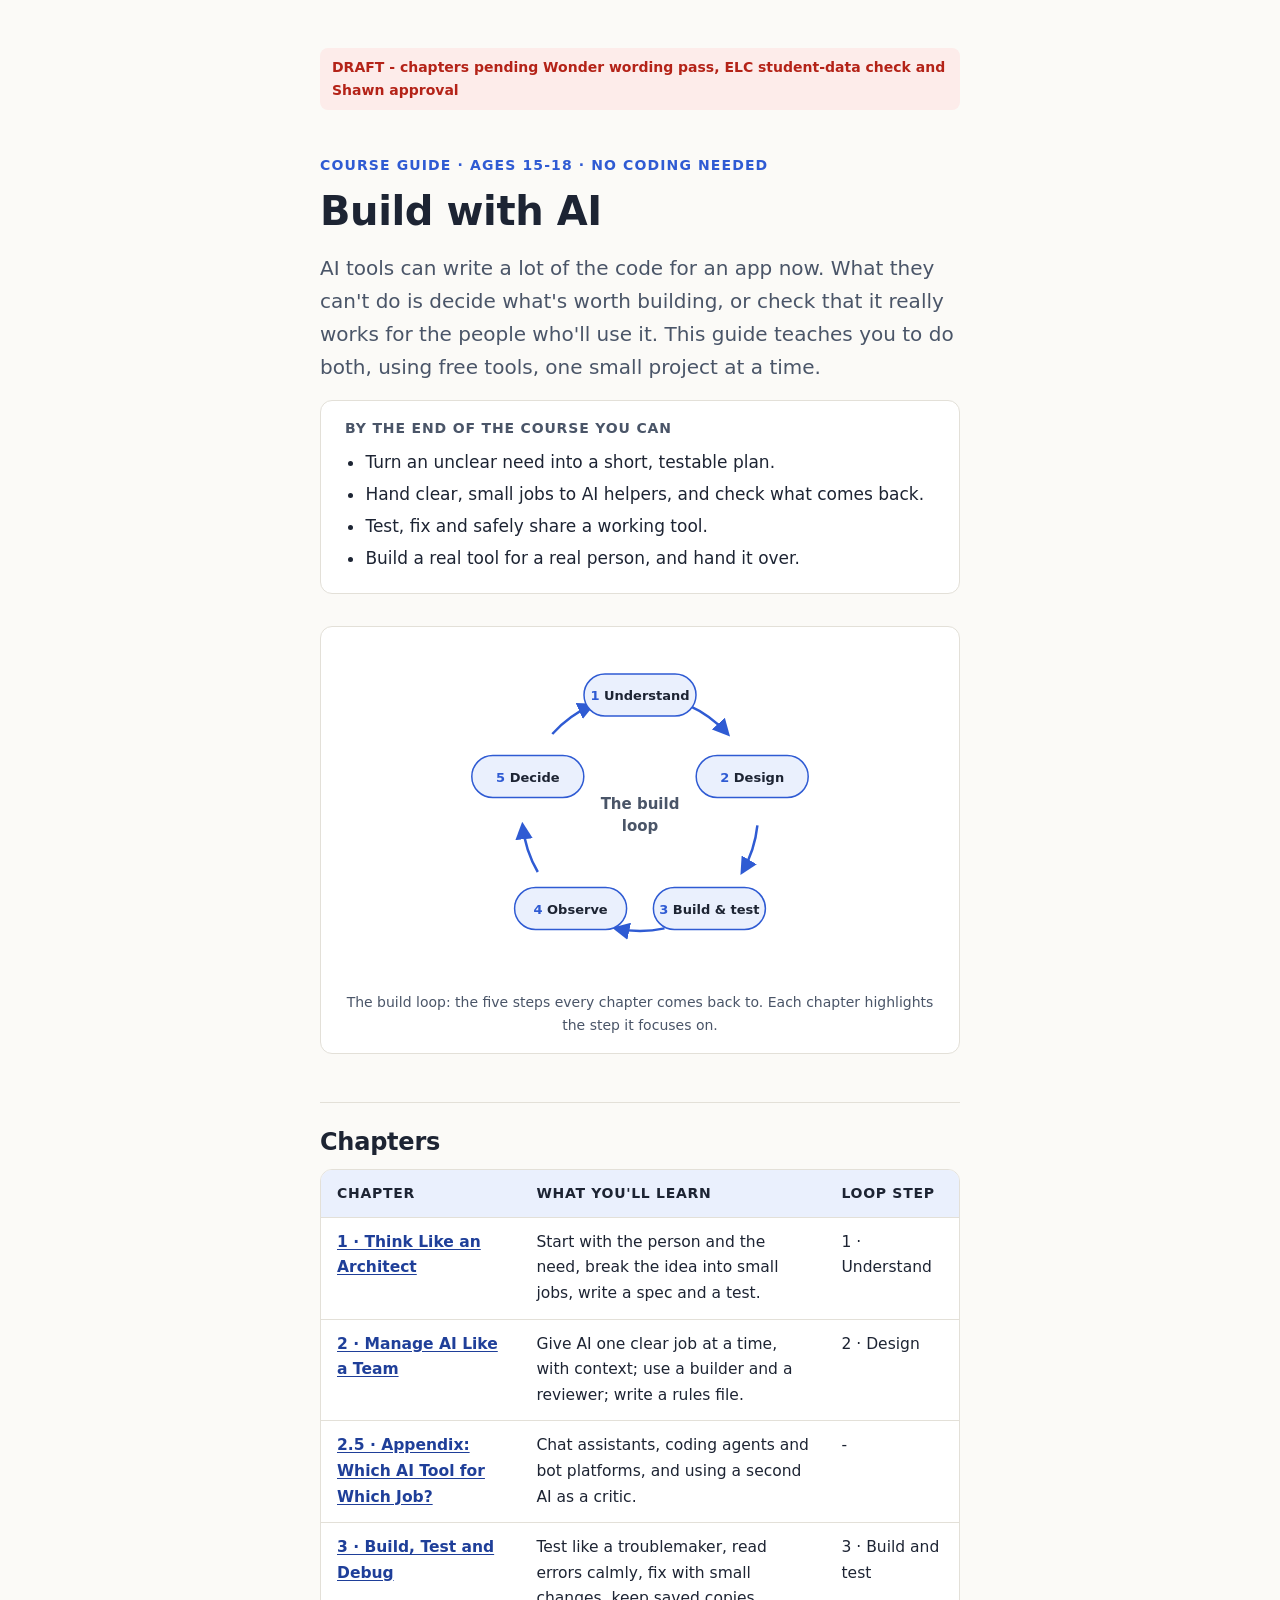
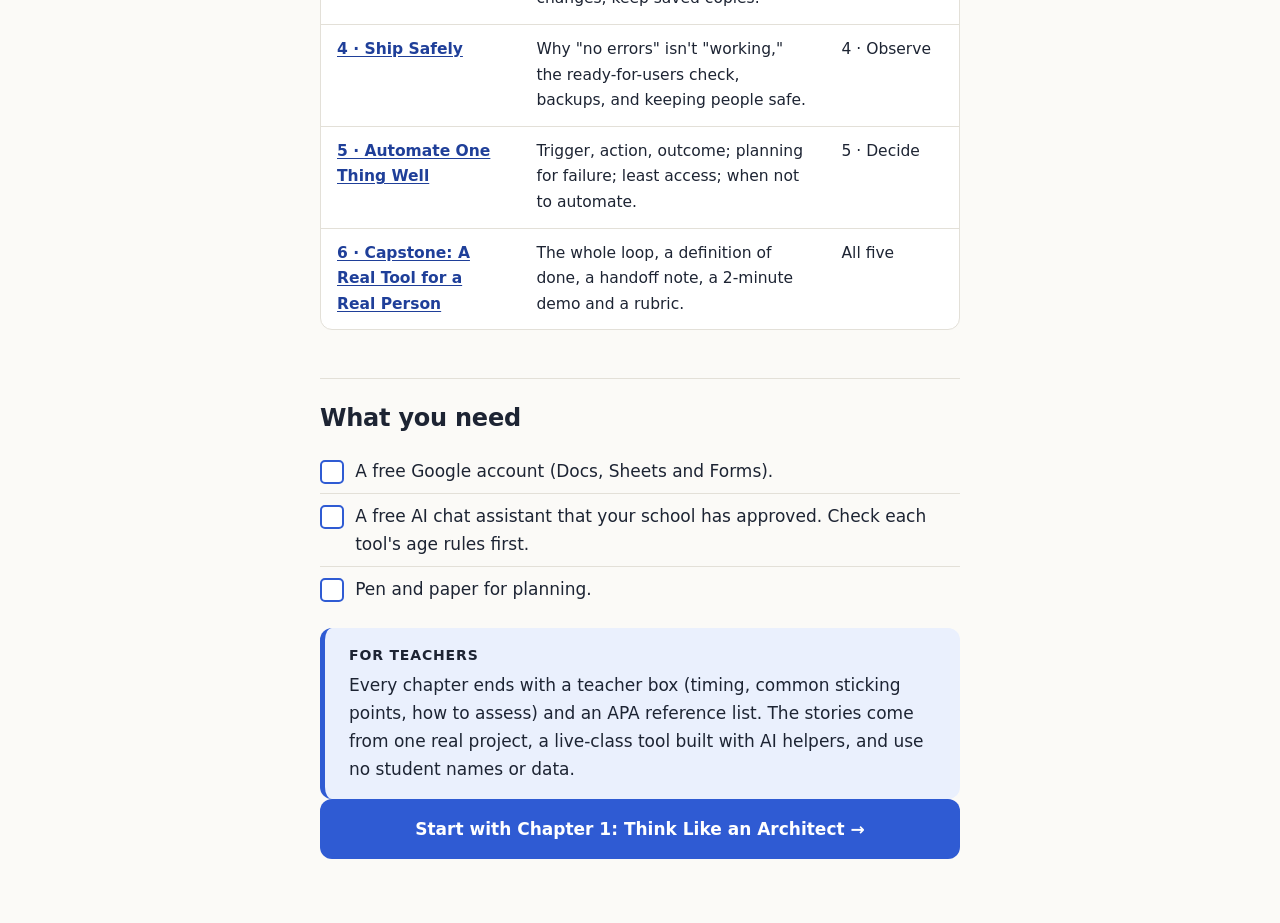
<file: index.html>
<!DOCTYPE html>
<html lang="en"><head><meta charset="utf-8"><meta name="viewport" content="width=device-width, initial-scale=1">
<title>Build with AI: A Course Guide</title><link rel="stylesheet" href="guide.css"></head>
<body><main class="page">
<p class="draft">DRAFT - chapters pending Wonder wording pass, ELC student-data check and Shawn approval</p>

<header class="ch-header">
  <span class="ch-kicker">Course guide · Ages 15-18 · No coding needed</span>
  <h1>Build with AI</h1>
  <p class="lead">AI tools can write a lot of the code for an app now. What they can't do is decide what's worth building, or check that it really works for the people who'll use it. This guide teaches you to do both, using free tools, one small project at a time.</p>
  <section class="goals" aria-label="What you'll learn">
    <h2>By the end of the course you can</h2>
    <ul>
      <li>Turn an unclear need into a short, testable plan.</li>
      <li>Hand clear, small jobs to AI helpers, and check what comes back.</li>
      <li>Test, fix and safely share a working tool.</li>
      <li>Build a real tool for a real person, and hand it over.</li>
    </ul>
  </section>
</header>

<figure class="cycle">
<svg class="cycle-svg" viewBox="0 0 360 340" role="img" aria-labelledby="loop-t loop-d"><title id="loop-t">The build loop</title><desc id="loop-d">Five steps in a circle: 1 Understand, 2 Design the smallest useful piece, 3 Build and test, 4 Observe, 5 Decide what changes, then back to Understand.</desc>
<defs><marker id="arw" viewBox="0 0 10 10" refX="8" refY="5" markerWidth="7" markerHeight="7" orient="auto-start-reverse"><path d="M0,0 L10,5 L0,10 z" fill="var(--c-accent)"/></marker></defs>
<path d="M228.0,62.2 A118,118 0 0 1 267.7,91.0" fill="none" stroke="var(--c-accent)" stroke-width="2.5" marker-end="url(#arw)"/>
<path d="M297.4,182.3 A118,118 0 0 1 282.2,229.0" fill="none" stroke="var(--c-accent)" stroke-width="2.5" marker-end="url(#arw)"/>
<path d="M204.5,285.4 A118,118 0 0 1 155.5,285.4" fill="none" stroke="var(--c-accent)" stroke-width="2.5" marker-end="url(#arw)"/>
<path d="M77.8,229.0 A118,118 0 0 1 62.6,182.3" fill="none" stroke="var(--c-accent)" stroke-width="2.5" marker-end="url(#arw)"/>
<path d="M92.3,91.0 A118,118 0 0 1 132.0,62.2" fill="none" stroke="var(--c-accent)" stroke-width="2.5" marker-end="url(#arw)"/>
<g class="cy-node"><rect x="124.0" y="31.0" width="112" height="42" rx="21"/><text x="180.0" y="57.0" text-anchor="middle"><tspan class="cy-n">1</tspan> Understand</text></g>
<g class="cy-node"><rect x="236.2" y="112.5" width="112" height="42" rx="21"/><text x="292.2" y="138.5" text-anchor="middle"><tspan class="cy-n">2</tspan> Design</text></g>
<g class="cy-node"><rect x="193.4" y="244.5" width="112" height="42" rx="21"/><text x="249.4" y="270.5" text-anchor="middle"><tspan class="cy-n">3</tspan> Build &amp; test</text></g>
<g class="cy-node"><rect x="54.6" y="244.5" width="112" height="42" rx="21"/><text x="110.6" y="270.5" text-anchor="middle"><tspan class="cy-n">4</tspan> Observe</text></g>
<g class="cy-node"><rect x="11.8" y="112.5" width="112" height="42" rx="21"/><text x="67.8" y="138.5" text-anchor="middle"><tspan class="cy-n">5</tspan> Decide</text></g>
<text x="180" y="166" text-anchor="middle" class="cy-mid">The build</text><text x="180" y="188" text-anchor="middle" class="cy-mid">loop</text></svg>
<figcaption>The build loop: the five steps every chapter comes back to. Each chapter highlights the step it focuses on.</figcaption>
</figure>

<h2>Chapters</h2>
<div class="table-wrap"><table>
  <thead><tr><th>Chapter</th><th>What you'll learn</th><th>Loop step</th></tr></thead>
  <tbody>
    <tr><td><a href="ch1.html"><strong>1 · Think Like an Architect</strong></a></td><td>Start with the person and the need, break the idea into small jobs, write a spec and a test.</td><td>1 · Understand</td></tr>
    <tr><td><a href="ch2.html"><strong>2 · Manage AI Like a Team</strong></a></td><td>Give AI one clear job at a time, with context; use a builder and a reviewer; write a rules file.</td><td>2 · Design</td></tr>
    <tr><td><a href="ch2-5.html"><strong>2.5 · Appendix: Which AI Tool for Which Job?</strong></a></td><td>Chat assistants, coding agents and bot platforms, and using a second AI as a critic.</td><td>-</td></tr>
    <tr><td><a href="ch3.html"><strong>3 · Build, Test and Debug</strong></a></td><td>Test like a troublemaker, read errors calmly, fix with small changes, keep saved copies.</td><td>3 · Build and test</td></tr>
    <tr><td><a href="ch4.html"><strong>4 · Ship Safely</strong></a></td><td>Why "no errors" isn't "working," the ready-for-users check, backups, and keeping people safe.</td><td>4 · Observe</td></tr>
    <tr><td><a href="ch5.html"><strong>5 · Automate One Thing Well</strong></a></td><td>Trigger, action, outcome; planning for failure; least access; when not to automate.</td><td>5 · Decide</td></tr>
    <tr><td><a href="ch6.html"><strong>6 · Capstone: A Real Tool for a Real Person</strong></a></td><td>The whole loop, a definition of done, a handoff note, a 2-minute demo and a rubric.</td><td>All five</td></tr>
  </tbody>
</table></div>

<h2>What you need</h2>
<ul class="checklist">
  <li>A free Google account (Docs, Sheets and Forms).</li>
  <li>A free AI chat assistant that your school has approved. Check each tool's age rules first.</li>
  <li>Pen and paper for planning.</li>
</ul>

<div class="callout">
  <span class="callout-label">For teachers</span>
  <p>Every chapter ends with a teacher box (timing, common sticking points, how to assess) and an APA reference list. The stories come from one real project, a live-class tool built with AI helpers, and use no student names or data.</p>
</div>
<a class="next" href="ch1.html">Start with Chapter 1: Think Like an Architect →</a>

</main></body></html>
</file>
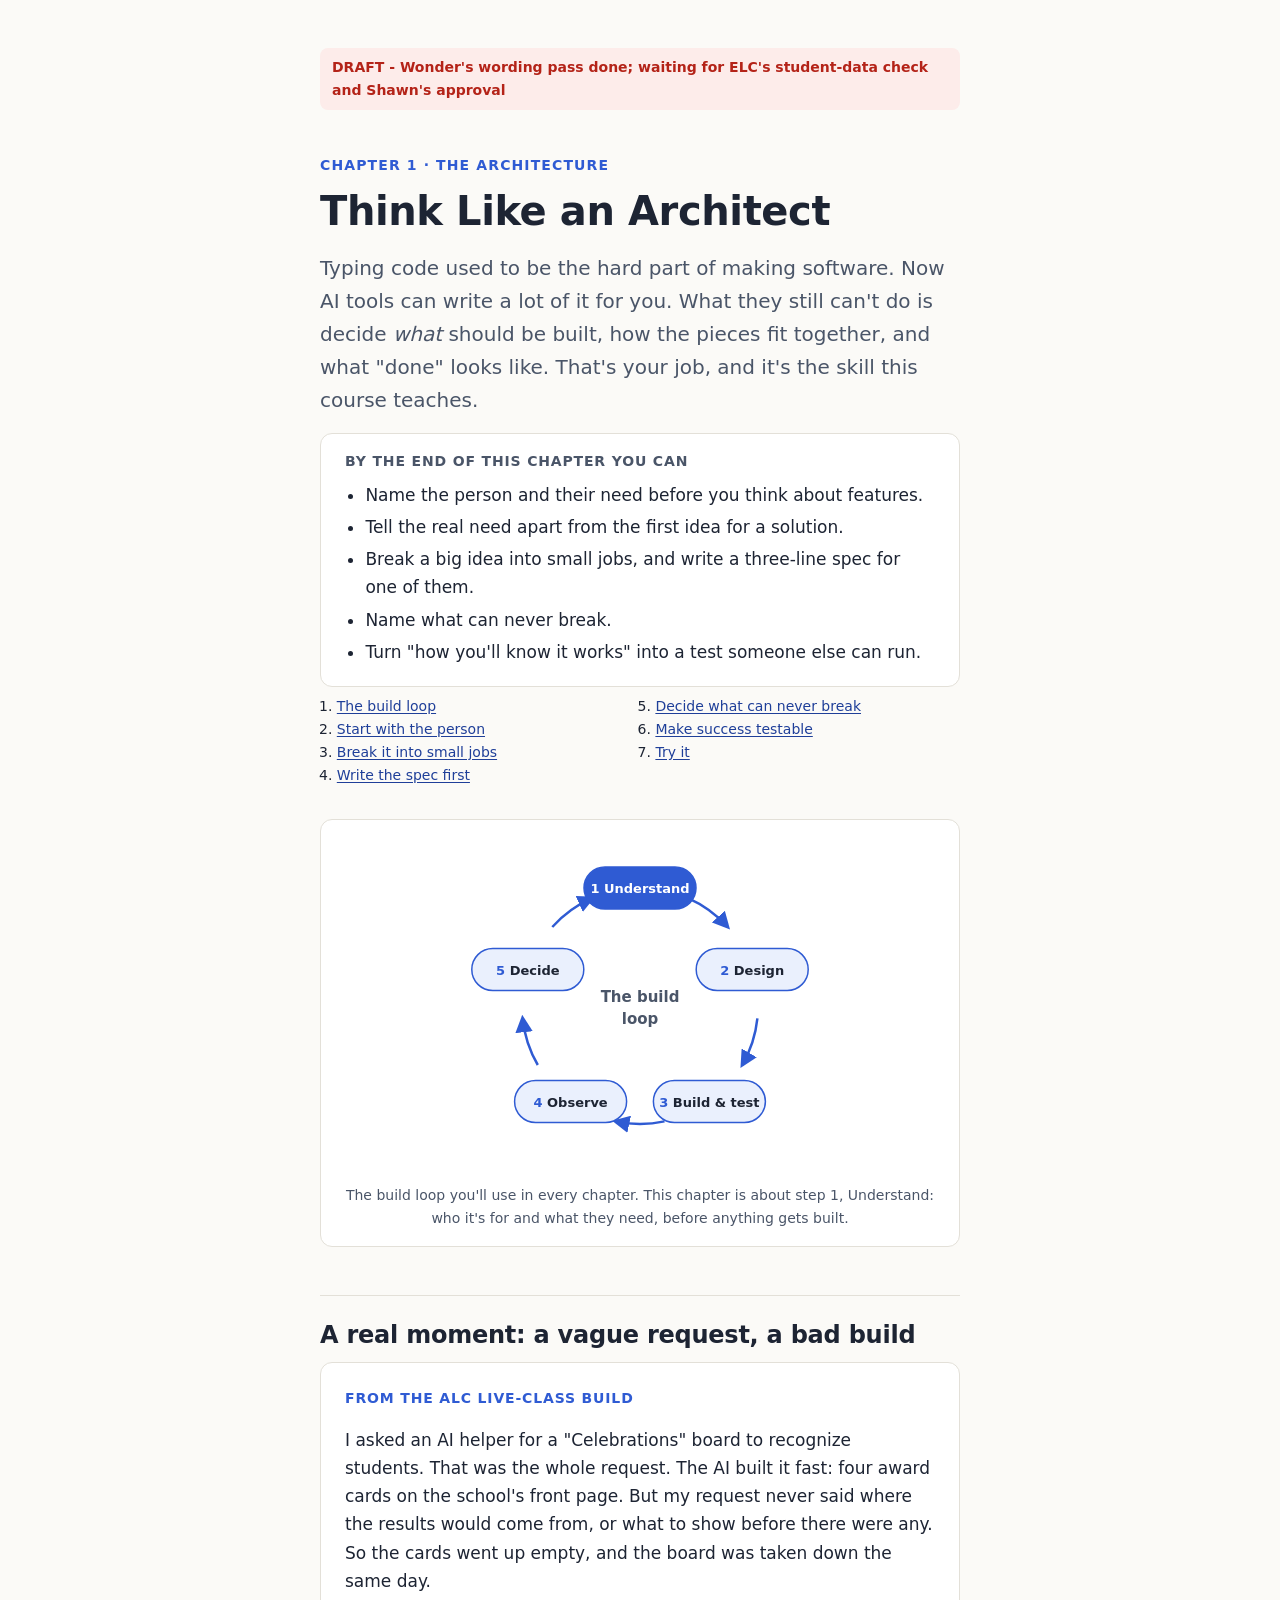
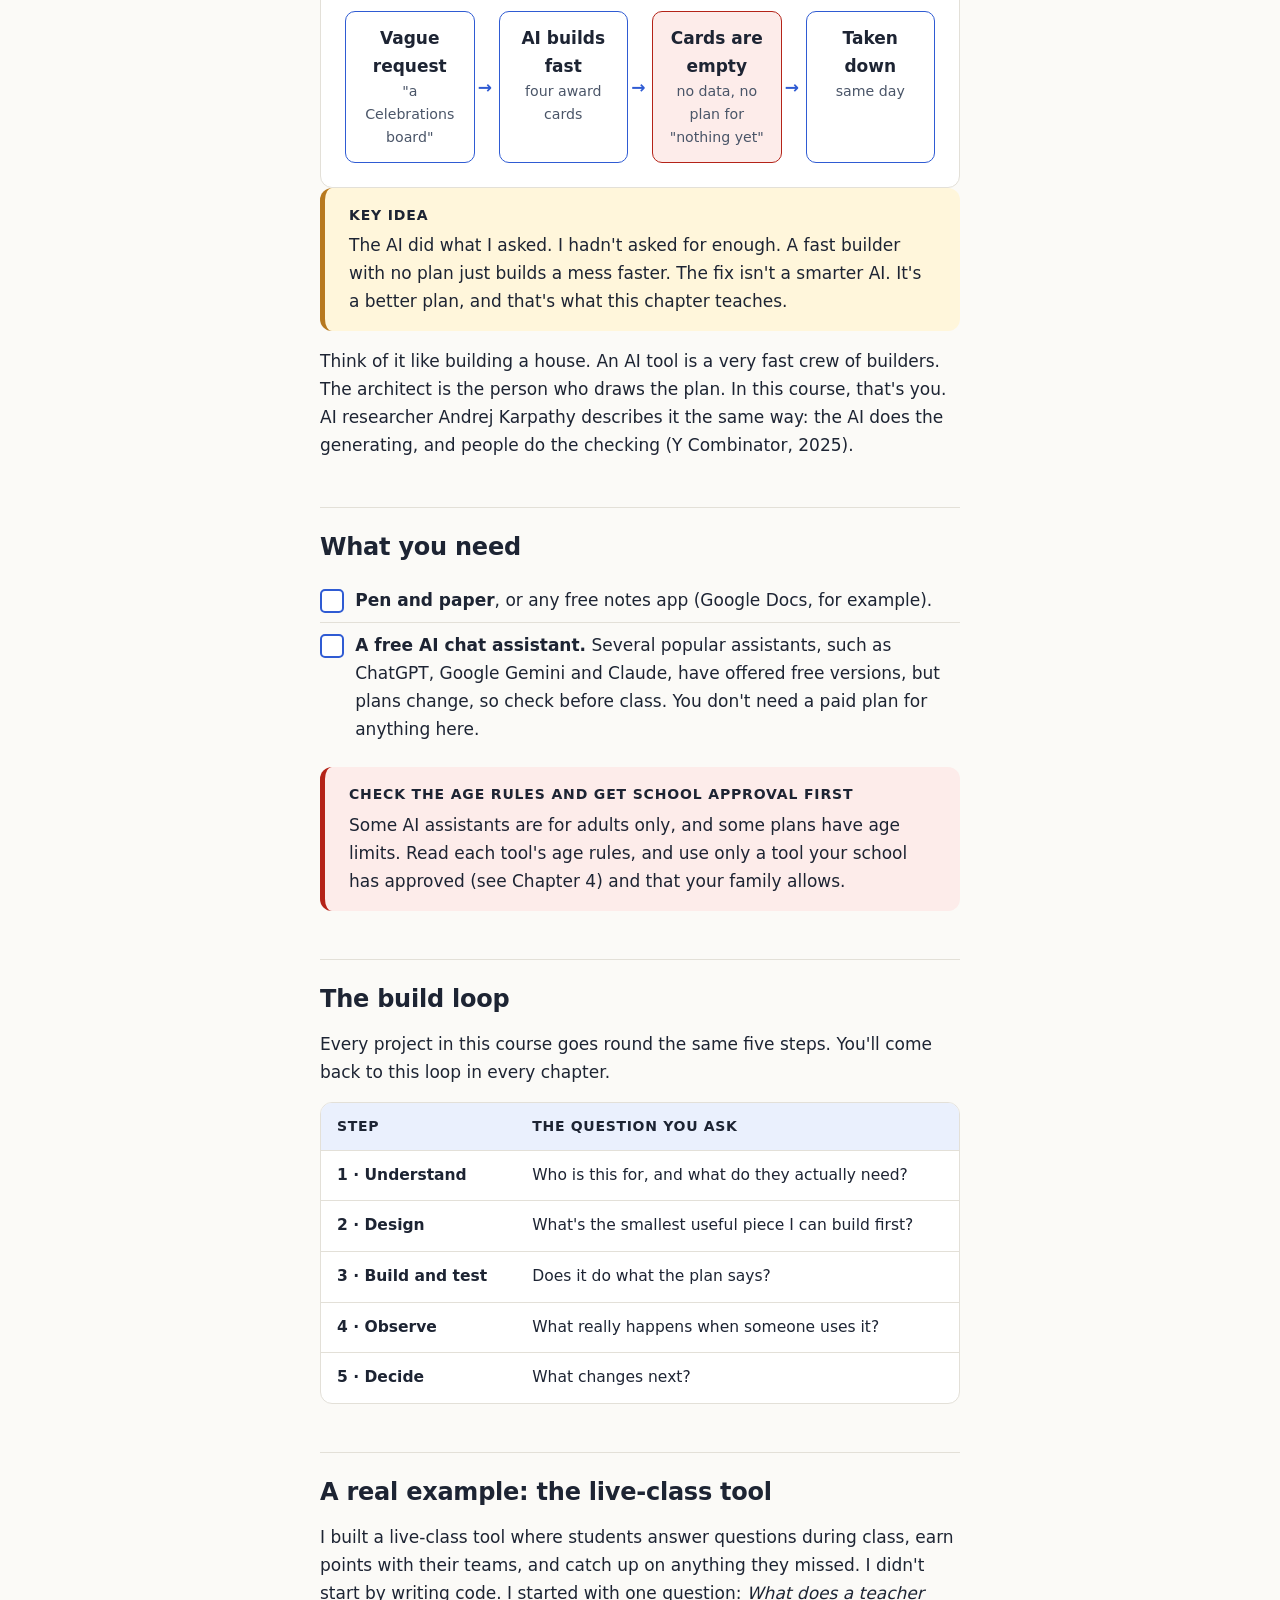
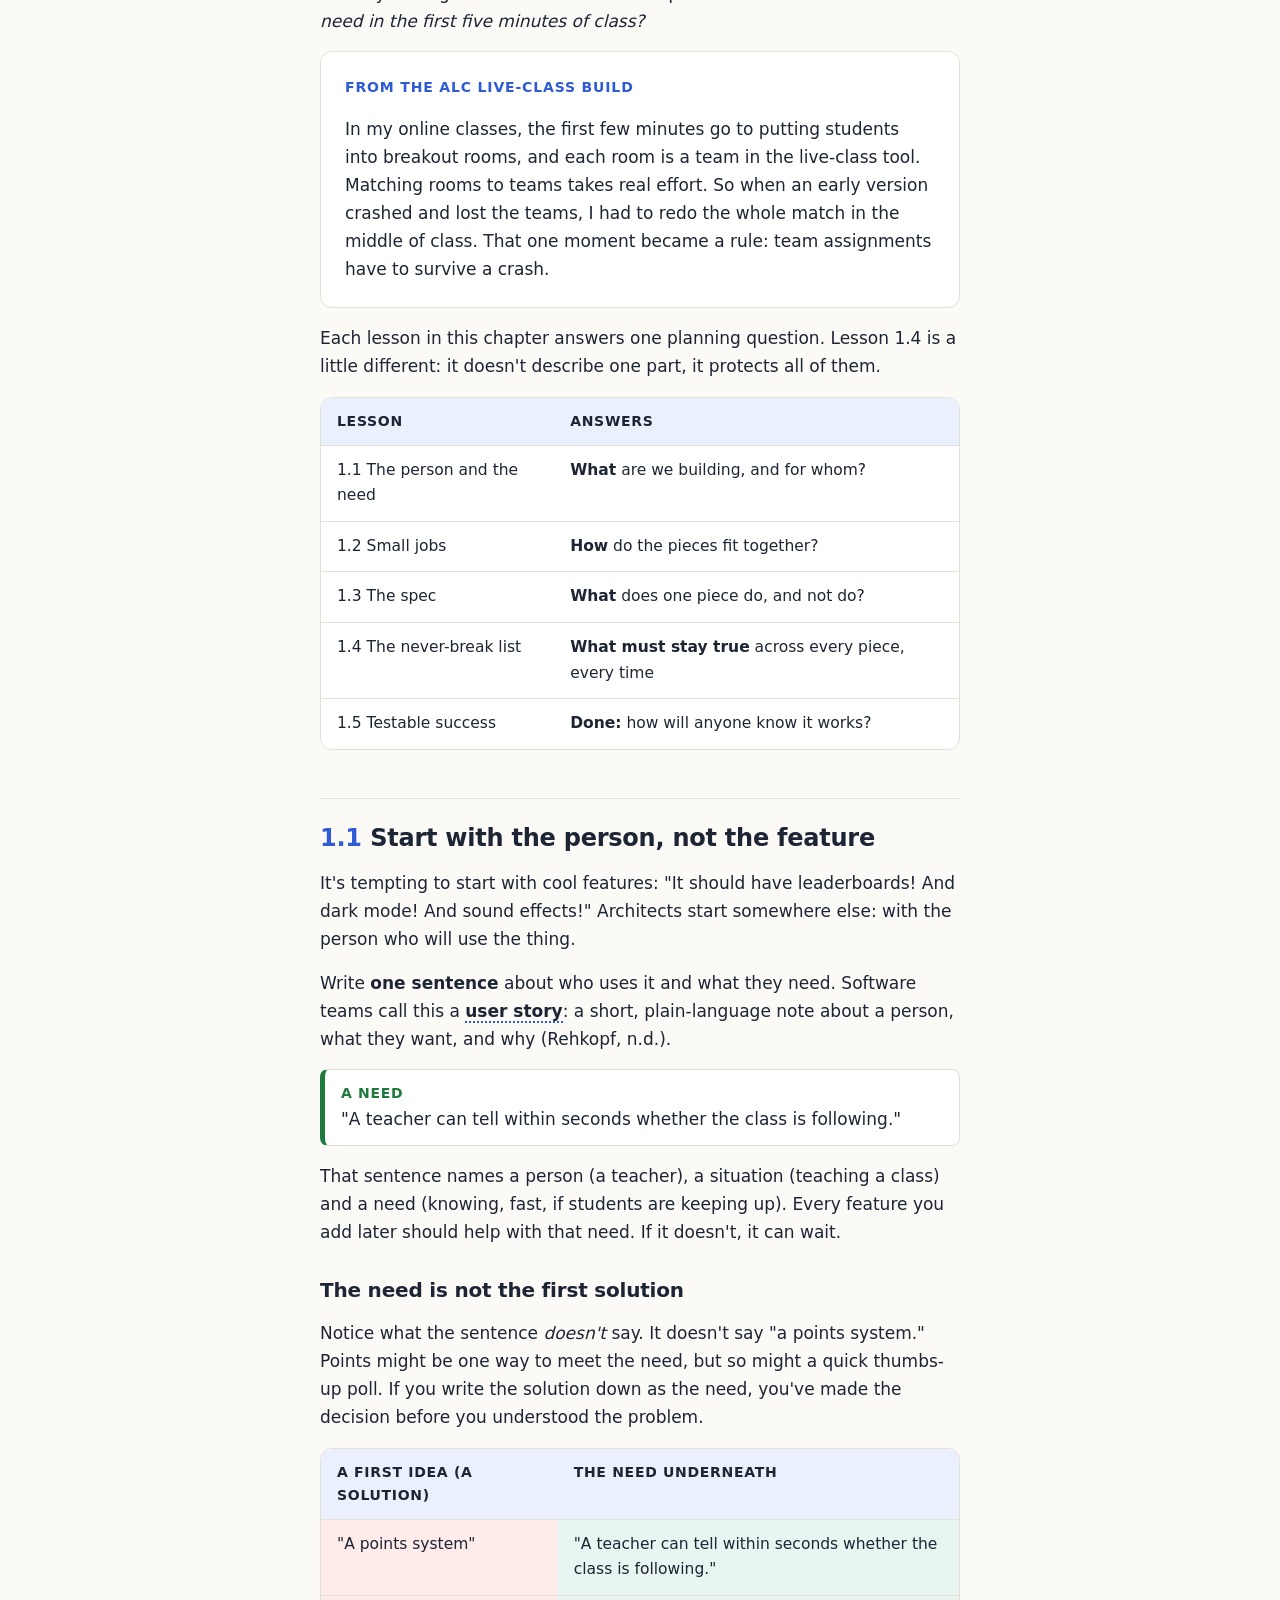
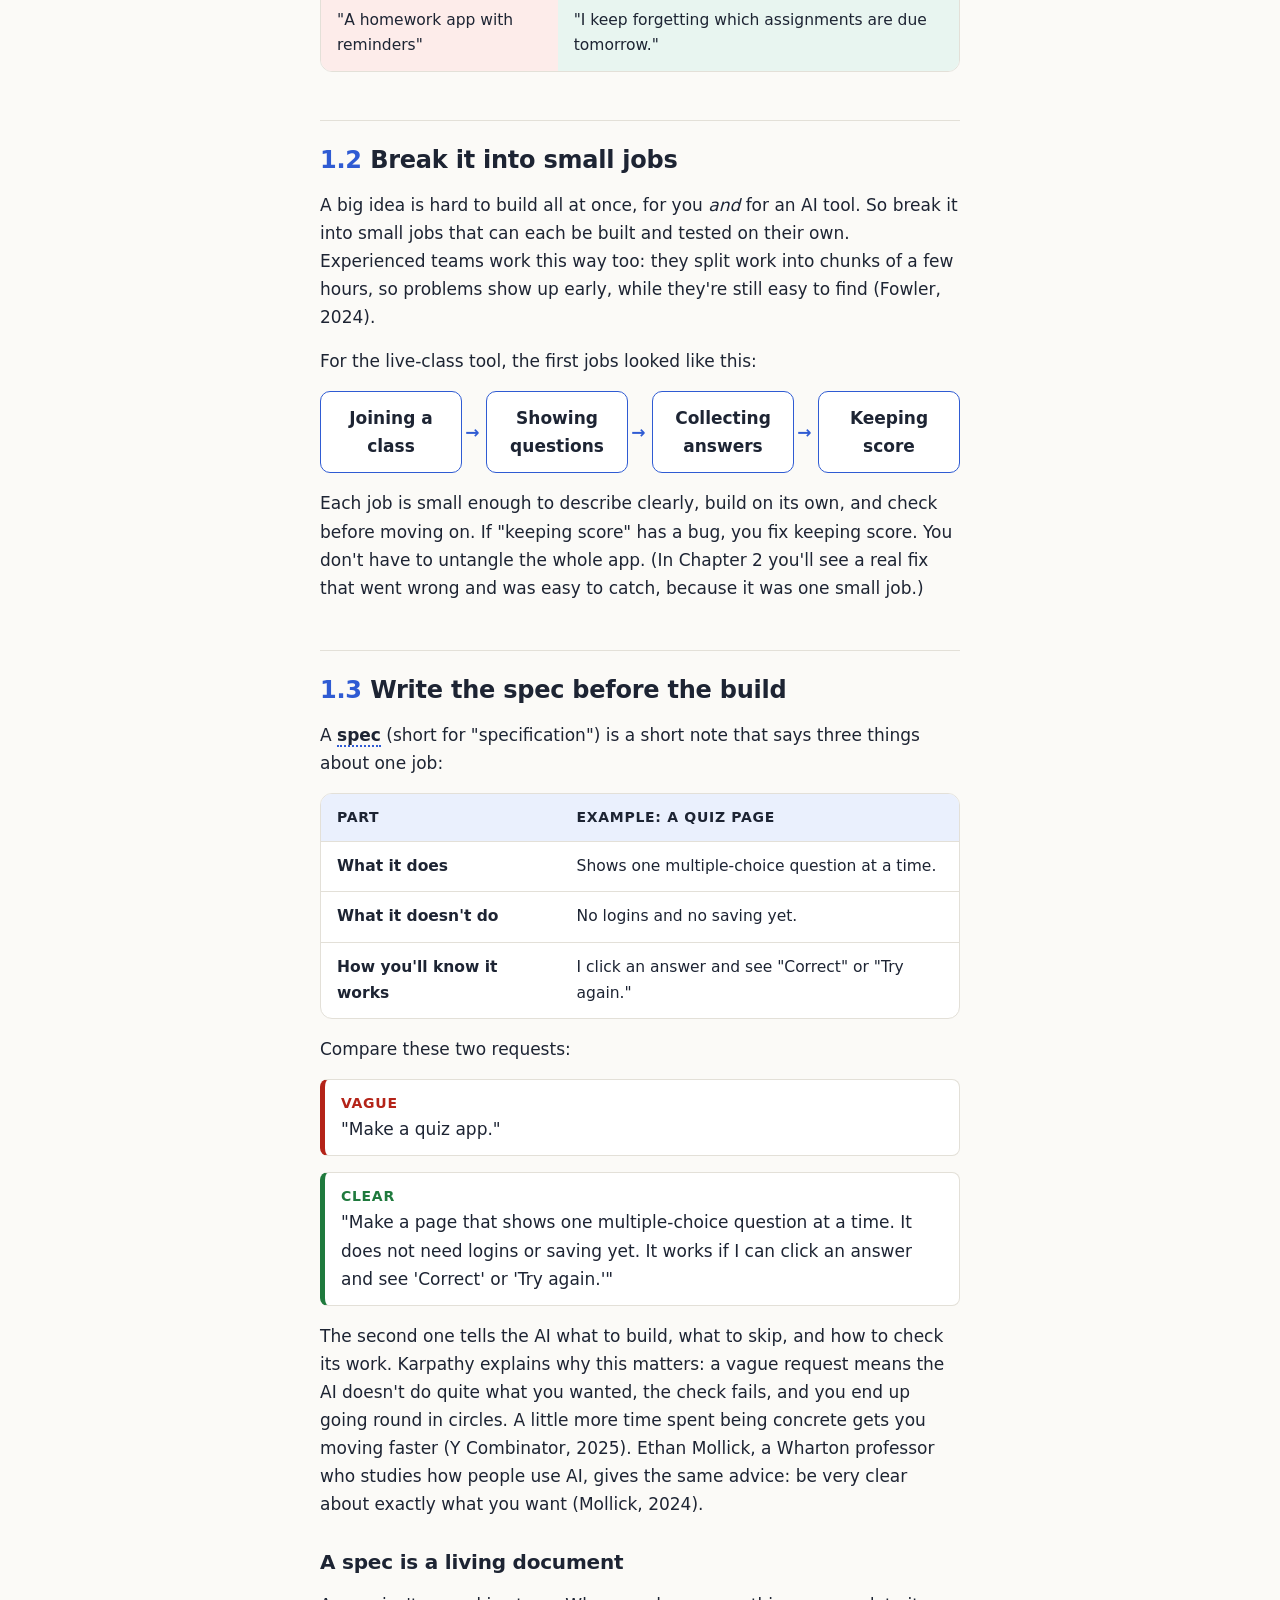
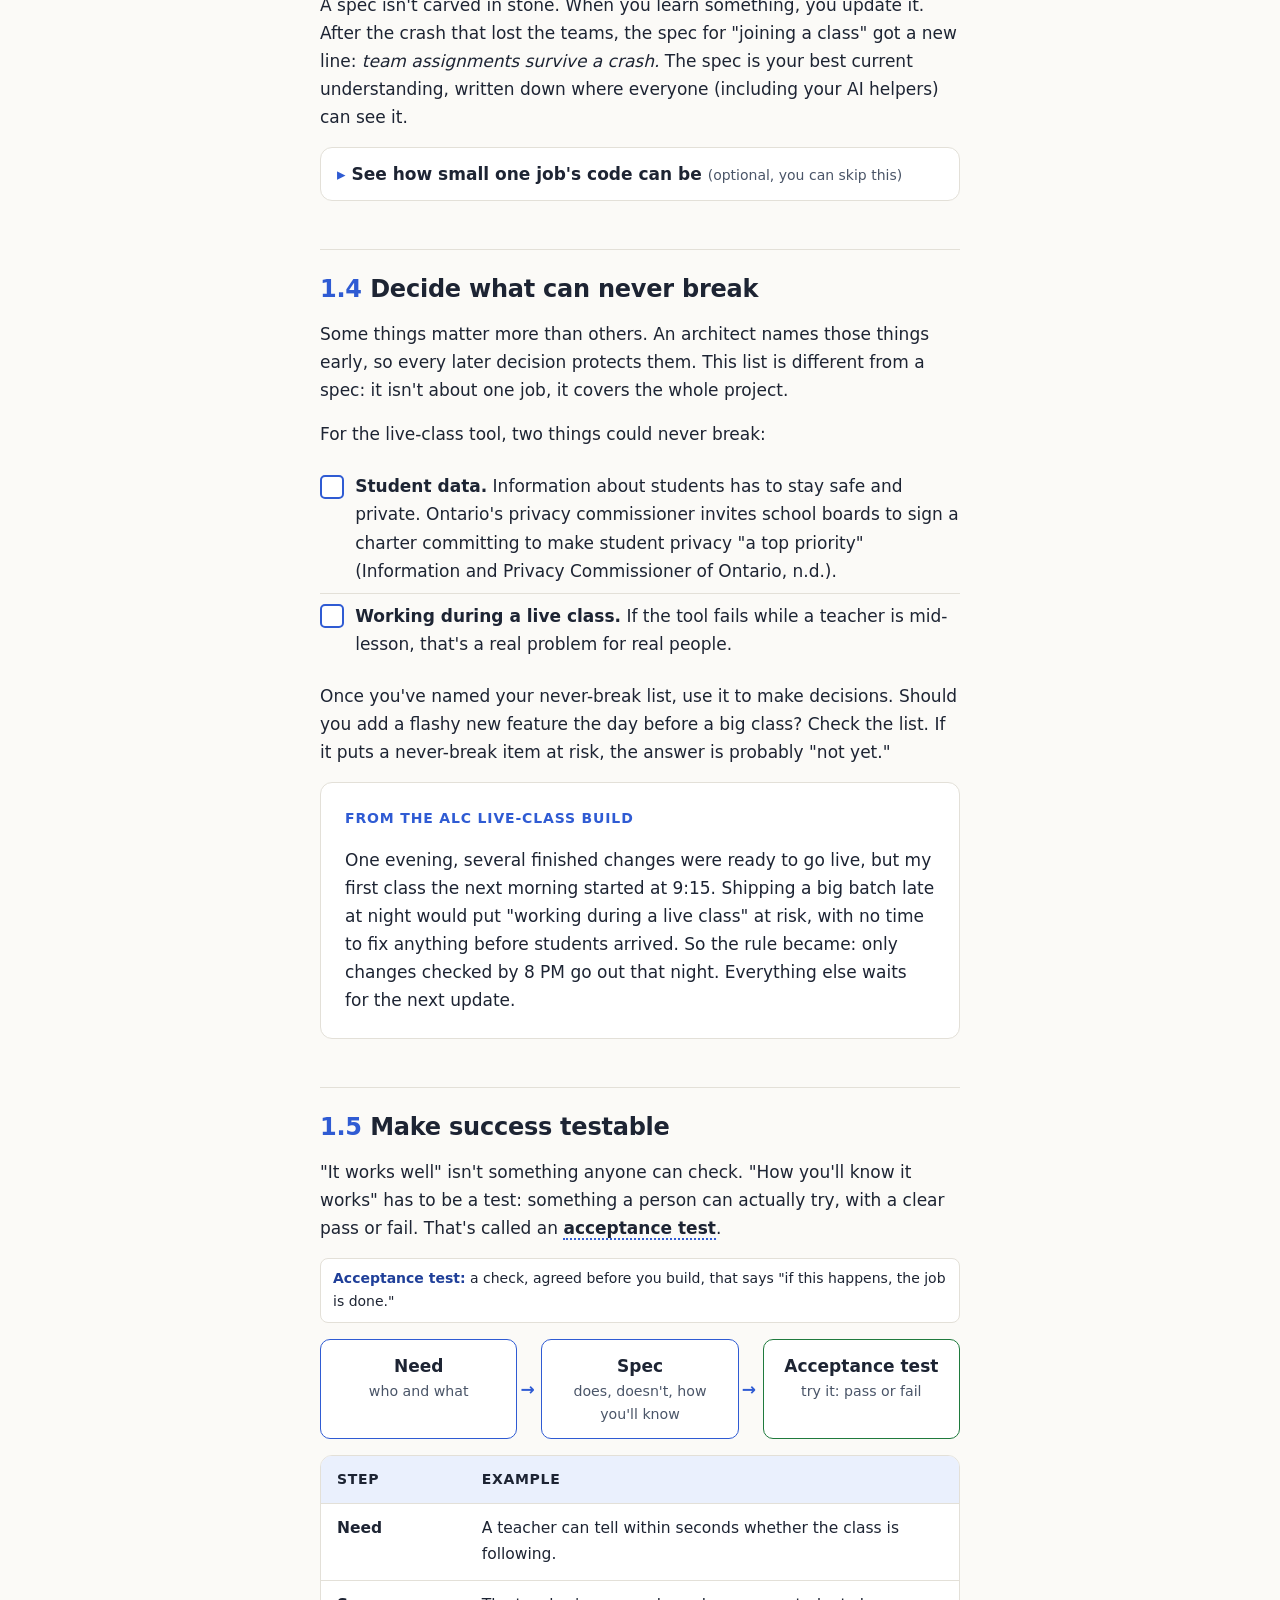
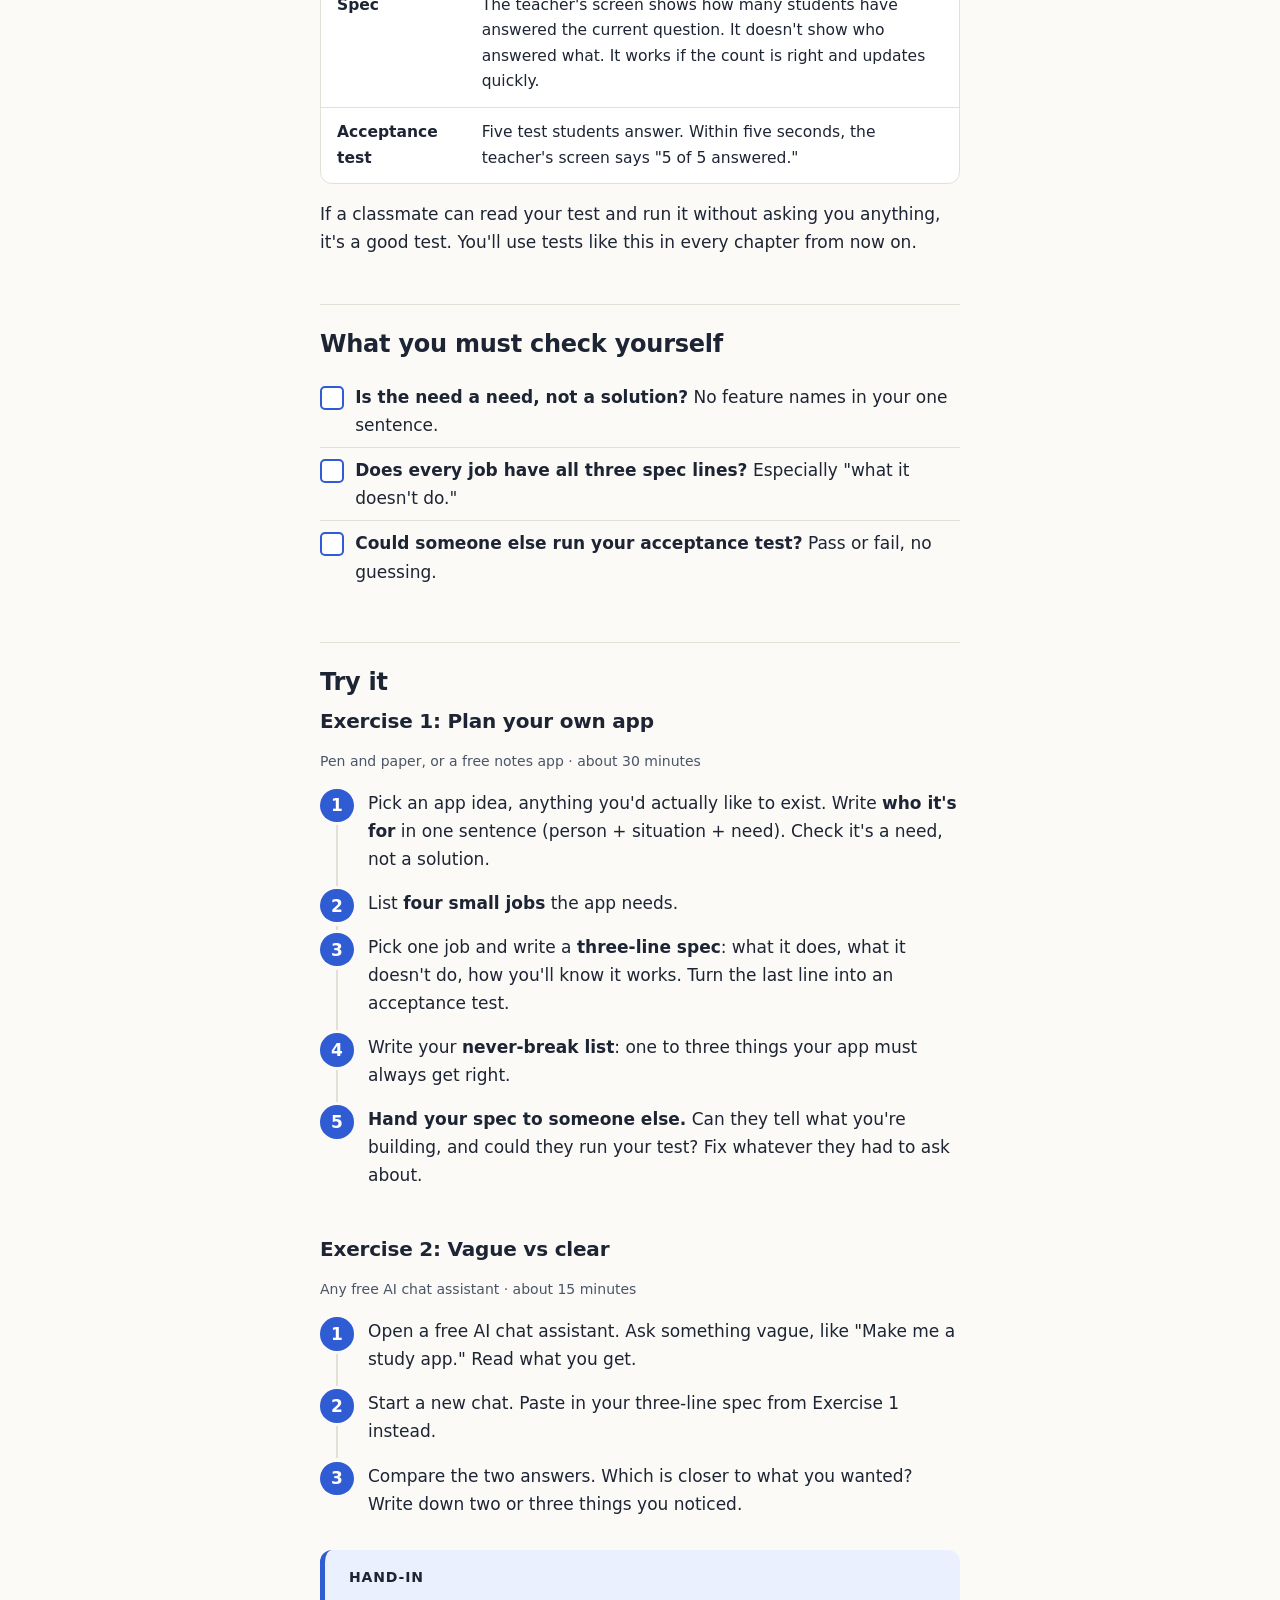
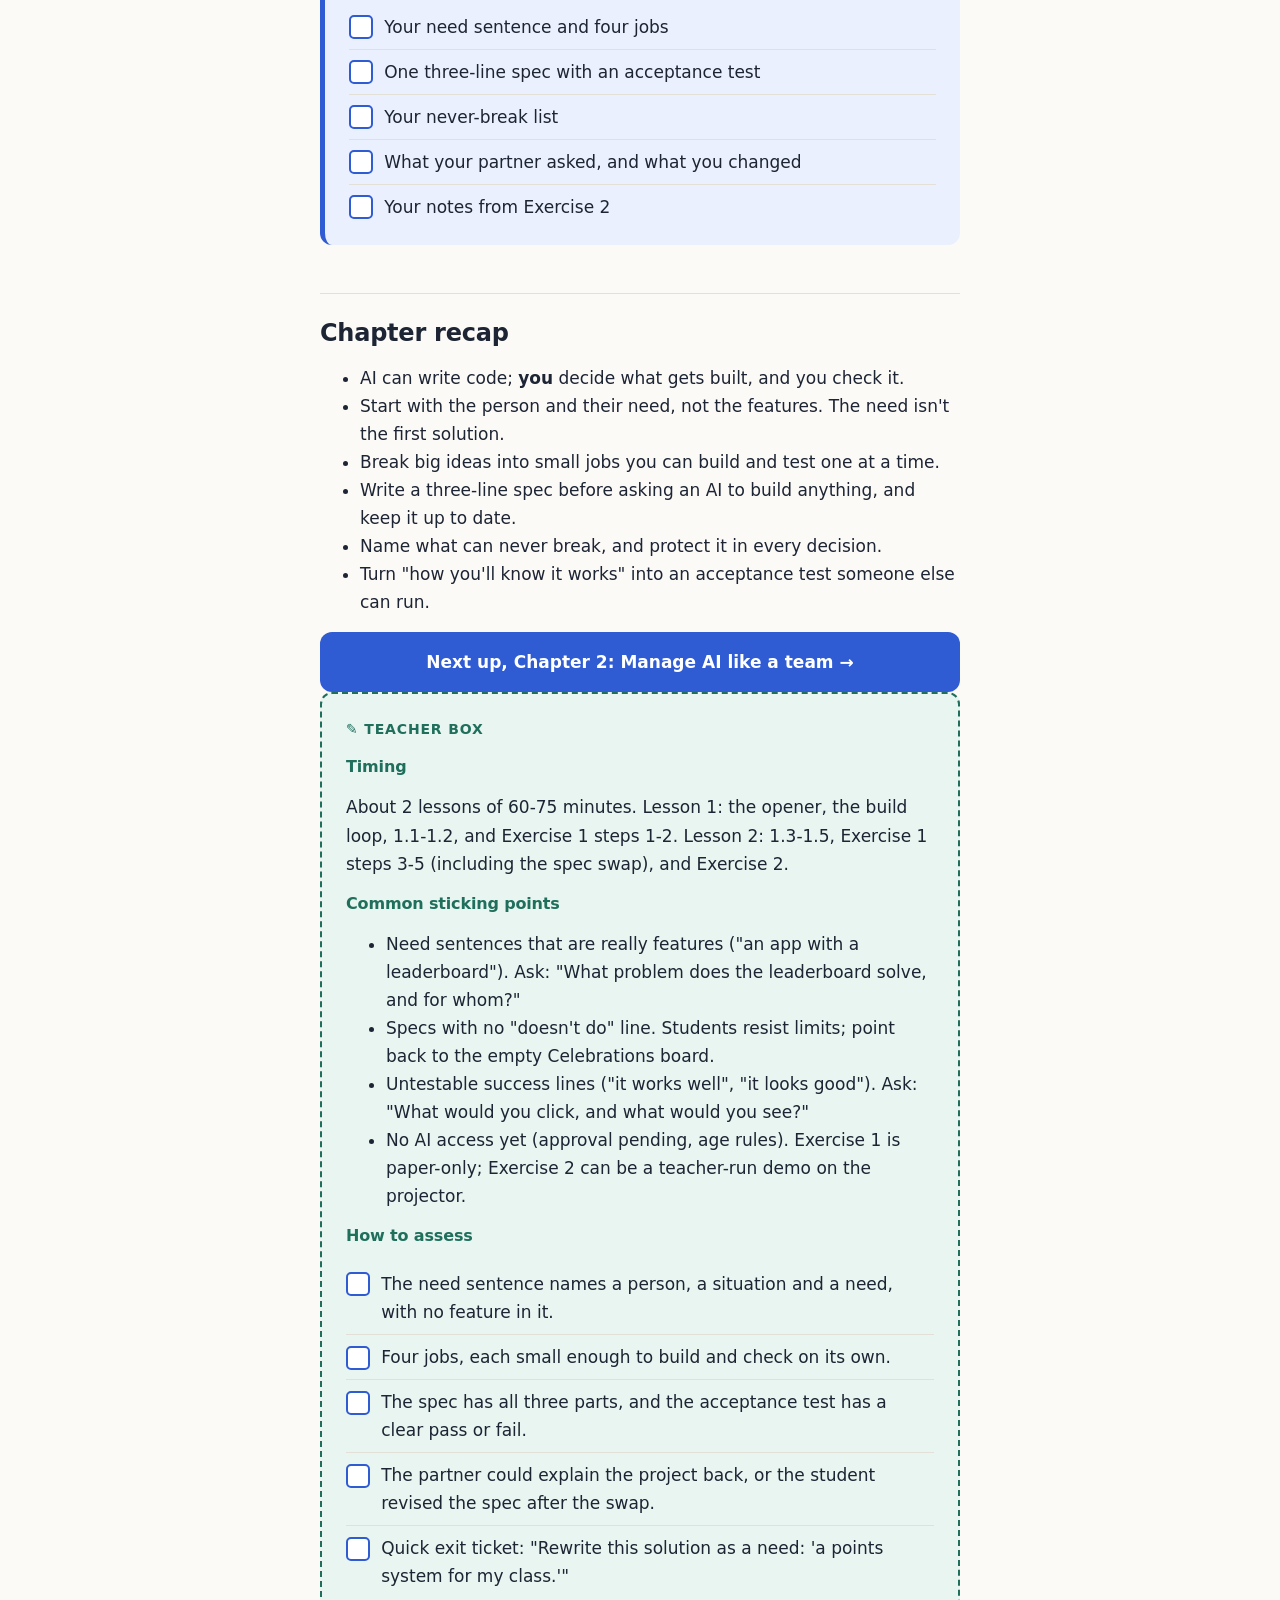
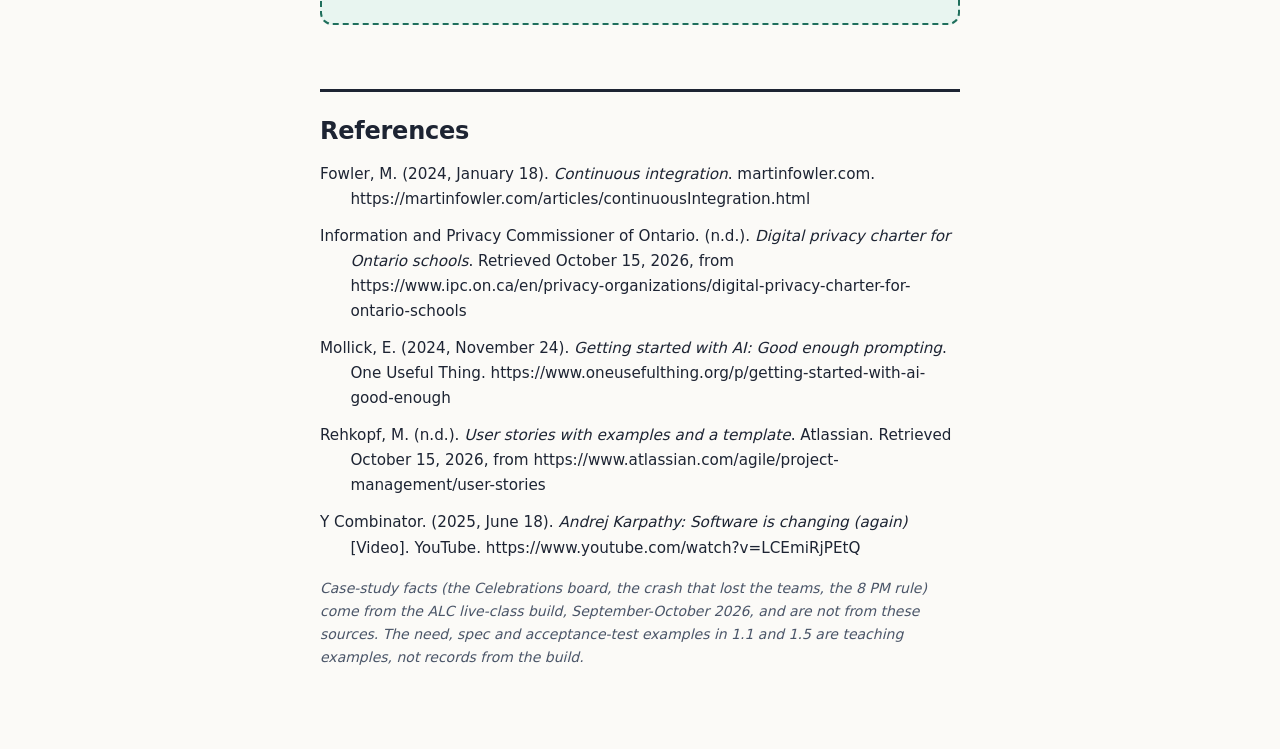
<file: ch1.html>
<!DOCTYPE html>
<html lang="en"><head><meta charset="utf-8"><meta name="viewport" content="width=device-width, initial-scale=1">
<title>Chapter 1: Think Like an Architect</title><link rel="stylesheet" href="guide.css"></head>
<body><main class="page">
<p class="draft">DRAFT - Wonder's wording pass done; waiting for ELC's student-data check and Shawn's approval</p>

<header class="ch-header">
  <span class="ch-kicker">Chapter 1 · The architecture</span>
  <h1>Think Like an Architect</h1>
  <p class="lead">Typing code used to be the hard part of making software. Now AI tools can write a lot of it for you. What they still can't do is decide <em>what</em> should be built, how the pieces fit together, and what "done" looks like. That's your job, and it's the skill this course teaches.</p>
  <section class="goals" aria-label="Learning goals">
    <h2>By the end of this chapter you can</h2>
    <ul>
      <li>Name the person and their need before you think about features.</li>
      <li>Tell the real need apart from the first idea for a solution.</li>
      <li>Break a big idea into small jobs, and write a three-line spec for one of them.</li>
      <li>Name what can never break.</li>
      <li>Turn "how you'll know it works" into a test someone else can run.</li>
    </ul>
  </section>
  <nav class="toc" aria-label="In this chapter"><ol>
    <li><a href="#loop">The build loop</a></li><li><a href="#s11">Start with the person</a></li>
    <li><a href="#s12">Break it into small jobs</a></li><li><a href="#s13">Write the spec first</a></li>
    <li><a href="#s14">Decide what can never break</a></li><li><a href="#s15">Make success testable</a></li>
    <li><a href="#try">Try it</a></li>
  </ol></nav>
</header>

<figure class="cycle">
<svg class="cycle-svg" viewBox="0 0 360 340" role="img" aria-labelledby="loop-t loop-d"><title id="loop-t">The build loop</title><desc id="loop-d">Five steps in a circle: 1 Understand, 2 Design the smallest useful piece, 3 Build and test, 4 Observe, 5 Decide what changes, then back to Understand.</desc>
<defs><marker id="arw" viewBox="0 0 10 10" refX="8" refY="5" markerWidth="7" markerHeight="7" orient="auto-start-reverse"><path d="M0,0 L10,5 L0,10 z" fill="var(--c-accent)"/></marker></defs>
<path d="M228.0,62.2 A118,118 0 0 1 267.7,91.0" fill="none" stroke="var(--c-accent)" stroke-width="2.5" marker-end="url(#arw)"/>
<path d="M297.4,182.3 A118,118 0 0 1 282.2,229.0" fill="none" stroke="var(--c-accent)" stroke-width="2.5" marker-end="url(#arw)"/>
<path d="M204.5,285.4 A118,118 0 0 1 155.5,285.4" fill="none" stroke="var(--c-accent)" stroke-width="2.5" marker-end="url(#arw)"/>
<path d="M77.8,229.0 A118,118 0 0 1 62.6,182.3" fill="none" stroke="var(--c-accent)" stroke-width="2.5" marker-end="url(#arw)"/>
<path d="M92.3,91.0 A118,118 0 0 1 132.0,62.2" fill="none" stroke="var(--c-accent)" stroke-width="2.5" marker-end="url(#arw)"/>
<g class="cy-node on"><rect x="124.0" y="31.0" width="112" height="42" rx="21"/><text x="180.0" y="57.0" text-anchor="middle"><tspan class="cy-n">1</tspan> Understand</text></g>
<g class="cy-node"><rect x="236.2" y="112.5" width="112" height="42" rx="21"/><text x="292.2" y="138.5" text-anchor="middle"><tspan class="cy-n">2</tspan> Design</text></g>
<g class="cy-node"><rect x="193.4" y="244.5" width="112" height="42" rx="21"/><text x="249.4" y="270.5" text-anchor="middle"><tspan class="cy-n">3</tspan> Build &amp; test</text></g>
<g class="cy-node"><rect x="54.6" y="244.5" width="112" height="42" rx="21"/><text x="110.6" y="270.5" text-anchor="middle"><tspan class="cy-n">4</tspan> Observe</text></g>
<g class="cy-node"><rect x="11.8" y="112.5" width="112" height="42" rx="21"/><text x="67.8" y="138.5" text-anchor="middle"><tspan class="cy-n">5</tspan> Decide</text></g>
<text x="180" y="166" text-anchor="middle" class="cy-mid">The build</text><text x="180" y="188" text-anchor="middle" class="cy-mid">loop</text></svg>
<figcaption>The build loop you'll use in every chapter. This chapter is about step 1, Understand: who it's for and what they need, before anything gets built.</figcaption>
</figure>

<h2>A real moment: a vague request, a bad build</h2>
<div class="story">
  <span class="callout-label">From the ALC live-class build</span>
  <p>I asked an AI helper for a "Celebrations" board to recognize students. That was the whole request. The AI built it fast: four award cards on the school's front page. But my request never said where the results would come from, or what to show before there were any. So the cards went up empty, and the board was taken down the same day.</p>
  <ol class="flow" aria-label="What happened">
    <li>Vague request<small>"a Celebrations board"</small></li>
    <li>AI builds fast<small>four award cards</small></li>
    <li class="bad">Cards are empty<small>no data, no plan for "nothing yet"</small></li>
    <li>Taken down<small>same day</small></li>
  </ol>
</div>
<div class="callout key">
  <span class="callout-label">Key idea</span>
  <p>The AI did what I asked. I hadn't asked for enough. A fast builder with no plan just builds a mess faster. The fix isn't a smarter AI. It's a better plan, and that's what this chapter teaches.</p>
</div>
<p>Think of it like building a house. An AI tool is a very fast crew of builders. The architect is the person who draws the plan. In this course, that's you. AI researcher Andrej Karpathy describes it the same way: the AI does the generating, and people do the checking (Y Combinator, 2025).</p>

<h2>What you need</h2>
<ul class="checklist">
  <li><strong>Pen and paper</strong>, or any free notes app (Google Docs, for example).</li>
  <li><strong>A free AI chat assistant.</strong> Several popular assistants, such as ChatGPT, Google Gemini and Claude, have offered free versions, but plans change, so check before class. You don't need a paid plan for anything here.</li>
</ul>
<div class="callout warn">
  <span class="callout-label">Check the age rules and get school approval first</span>
  <p>Some AI assistants are for adults only, and some plans have age limits. Read each tool's age rules, and use only a tool your school has approved (see Chapter 4) and that your family allows.</p>
</div>

<h2 id="loop">The build loop</h2>
<p>Every project in this course goes round the same five steps. You'll come back to this loop in every chapter.</p>
<div class="table-wrap"><table>
  <thead><tr><th>Step</th><th>The question you ask</th></tr></thead>
  <tbody>
    <tr><td><strong>1 · Understand</strong></td><td>Who is this for, and what do they actually need?</td></tr>
    <tr><td><strong>2 · Design</strong></td><td>What's the smallest useful piece I can build first?</td></tr>
    <tr><td><strong>3 · Build and test</strong></td><td>Does it do what the plan says?</td></tr>
    <tr><td><strong>4 · Observe</strong></td><td>What really happens when someone uses it?</td></tr>
    <tr><td><strong>5 · Decide</strong></td><td>What changes next?</td></tr>
  </tbody>
</table></div>

<h2>A real example: the live-class tool</h2>
<p>I built a live-class tool where students answer questions during class, earn points with their teams, and catch up on anything they missed. I didn't start by writing code. I started with one question: <em>What does a teacher need in the first five minutes of class?</em></p>
<div class="story">
  <span class="callout-label">From the ALC live-class build</span>
  <p>In my online classes, the first few minutes go to putting students into breakout rooms, and each room is a team in the live-class tool. Matching rooms to teams takes real effort. So when an early version crashed and lost the teams, I had to redo the whole match in the middle of class. That one moment became a rule: team assignments have to survive a crash.</p>
</div>
<p>Each lesson in this chapter answers one planning question. Lesson 1.4 is a little different: it doesn't describe one part, it protects all of them.</p>
<div class="table-wrap"><table>
  <thead><tr><th>Lesson</th><th>Answers</th></tr></thead>
  <tbody>
    <tr><td>1.1 The person and the need</td><td><strong>What</strong> are we building, and for whom?</td></tr>
    <tr><td>1.2 Small jobs</td><td><strong>How</strong> do the pieces fit together?</td></tr>
    <tr><td>1.3 The spec</td><td><strong>What</strong> does one piece do, and not do?</td></tr>
    <tr><td>1.4 The never-break list</td><td><strong>What must stay true</strong> across every piece, every time</td></tr>
    <tr><td>1.5 Testable success</td><td><strong>Done:</strong> how will anyone know it works?</td></tr>
  </tbody>
</table></div>

<h2 id="s11"><span class="sec-num">1.1</span>Start with the person, not the feature</h2>
<p>It's tempting to start with cool features: "It should have leaderboards! And dark mode! And sound effects!" Architects start somewhere else: with the person who will use the thing.</p>
<p>Write <strong>one sentence</strong> about who uses it and what they need. Software teams call this a <dfn>user story</dfn>: a short, plain-language note about a person, what they want, and why (Rehkopf, n.d.).</p>
<p class="prompt good"><b>A need</b>"A teacher can tell within seconds whether the class is following."</p>
<p>That sentence names a person (a teacher), a situation (teaching a class) and a need (knowing, fast, if students are keeping up). Every feature you add later should help with that need. If it doesn't, it can wait.</p>
<h3>The need is not the first solution</h3>
<p>Notice what the sentence <em>doesn't</em> say. It doesn't say "a points system." Points might be one way to meet the need, but so might a quick thumbs-up poll. If you write the solution down as the need, you've made the decision before you understood the problem.</p>
<div class="table-wrap"><table>
  <thead><tr><th>A first idea (a solution)</th><th>The need underneath</th></tr></thead>
  <tbody>
    <tr><td class="bad">"A points system"</td><td class="good">"A teacher can tell within seconds whether the class is following."</td></tr>
    <tr><td class="bad">"A homework app with reminders"</td><td class="good">"I keep forgetting which assignments are due tomorrow."</td></tr>
  </tbody>
</table></div>

<h2 id="s12"><span class="sec-num">1.2</span>Break it into small jobs</h2>
<p>A big idea is hard to build all at once, for you <em>and</em> for an AI tool. So break it into small jobs that can each be built and tested on their own. Experienced teams work this way too: they split work into chunks of a few hours, so problems show up early, while they're still easy to find (Fowler, 2024).</p>
<p>For the live-class tool, the first jobs looked like this:</p>
<ol class="flow" aria-label="Four small jobs">
  <li>Joining a class</li><li>Showing questions</li><li>Collecting answers</li><li>Keeping score</li>
</ol>
<p>Each job is small enough to describe clearly, build on its own, and check before moving on. If "keeping score" has a bug, you fix keeping score. You don't have to untangle the whole app. (In Chapter 2 you'll see a real fix that went wrong and was easy to catch, because it was one small job.)</p>

<h2 id="s13"><span class="sec-num">1.3</span>Write the spec before the build</h2>
<p>A <dfn>spec</dfn> (short for "specification") is a short note that says three things about one job:</p>
<div class="table-wrap"><table>
  <thead><tr><th>Part</th><th>Example: a quiz page</th></tr></thead>
  <tbody>
    <tr><td><strong>What it does</strong></td><td>Shows one multiple-choice question at a time.</td></tr>
    <tr><td><strong>What it doesn't do</strong></td><td>No logins and no saving yet.</td></tr>
    <tr><td><strong>How you'll know it works</strong></td><td>I click an answer and see "Correct" or "Try again."</td></tr>
  </tbody>
</table></div>
<p>Compare these two requests:</p>
<p class="prompt bad"><b>Vague</b>"Make a quiz app."</p>
<p class="prompt good"><b>Clear</b>"Make a page that shows one multiple-choice question at a time. It does not need logins or saving yet. It works if I can click an answer and see 'Correct' or 'Try again.'"</p>
<p>The second one tells the AI what to build, what to skip, and how to check its work. Karpathy explains why this matters: a vague request means the AI doesn't do quite what you wanted, the check fails, and you end up going round in circles. A little more time spent being concrete gets you moving faster (Y Combinator, 2025). Ethan Mollick, a Wharton professor who studies how people use AI, gives the same advice: be very clear about exactly what you want (Mollick, 2024).</p>
<h3>A spec is a living document</h3>
<p>A spec isn't carved in stone. When you learn something, you update it. After the crash that lost the teams, the spec for "joining a class" got a new line: <em>team assignments survive a crash.</em> The spec is your best current understanding, written down where everyone (including your AI helpers) can see it.</p>
<details>
  <summary>See how small one job's code can be <span class="opt">(optional, you can skip this)</span></summary>
  <div>
<pre>score = 0
if answer == correct_answer:
    score = score + 1</pre>
  <p class="small">A tiny piece of a "keeping score" job. You won't write code in this course; the point is that a clear, small spec leads to small pieces that are easy to check.</p>
  </div>
</details>

<h2 id="s14"><span class="sec-num">1.4</span>Decide what can never break</h2>
<p>Some things matter more than others. An architect names those things early, so every later decision protects them. This list is different from a spec: it isn't about one job, it covers the whole project.</p>
<p>For the live-class tool, two things could never break:</p>
<ul class="checklist">
  <li><strong>Student data.</strong> Information about students has to stay safe and private. Ontario's privacy commissioner invites school boards to sign a charter committing to make student privacy "a top priority" (Information and Privacy Commissioner of Ontario, n.d.).</li>
  <li><strong>Working during a live class.</strong> If the tool fails while a teacher is mid-lesson, that's a real problem for real people.</li>
</ul>
<p>Once you've named your never-break list, use it to make decisions. Should you add a flashy new feature the day before a big class? Check the list. If it puts a never-break item at risk, the answer is probably "not yet."</p>
<div class="story">
  <span class="callout-label">From the ALC live-class build</span>
  <p>One evening, several finished changes were ready to go live, but my first class the next morning started at 9:15. Shipping a big batch late at night would put "working during a live class" at risk, with no time to fix anything before students arrived. So the rule became: only changes checked by 8 PM go out that night. Everything else waits for the next update.</p>
</div>

<h2 id="s15"><span class="sec-num">1.5</span>Make success testable</h2>
<p>"It works well" isn't something anyone can check. "How you'll know it works" has to be a test: something a person can actually try, with a clear pass or fail. That's called an <dfn>acceptance test</dfn>.</p>
<span class="term"><b>Acceptance test:</b> a check, agreed before you build, that says "if this happens, the job is done."</span>
<ol class="flow" aria-label="From need to test">
  <li>Need<small>who and what</small></li>
  <li>Spec<small>does, doesn't, how you'll know</small></li>
  <li class="good">Acceptance test<small>try it: pass or fail</small></li>
</ol>
<div class="table-wrap"><table>
  <thead><tr><th>Step</th><th>Example</th></tr></thead>
  <tbody>
    <tr><td><strong>Need</strong></td><td>A teacher can tell within seconds whether the class is following.</td></tr>
    <tr><td><strong>Spec</strong></td><td>The teacher's screen shows how many students have answered the current question. It doesn't show who answered what. It works if the count is right and updates quickly.</td></tr>
    <tr><td><strong>Acceptance test</strong></td><td>Five test students answer. Within five seconds, the teacher's screen says "5 of 5 answered."</td></tr>
  </tbody>
</table></div>
<p>If a classmate can read your test and run it without asking you anything, it's a good test. You'll use tests like this in every chapter from now on.</p>

<h2>What you must check yourself</h2>
<ul class="checklist">
  <li><strong>Is the need a need, not a solution?</strong> No feature names in your one sentence.</li>
  <li><strong>Does every job have all three spec lines?</strong> Especially "what it doesn't do."</li>
  <li><strong>Could someone else run your acceptance test?</strong> Pass or fail, no guessing.</li>
</ul>

<h2 id="try">Try it</h2>
<h3>Exercise 1: Plan your own app</h3>
<p class="small">Pen and paper, or a free notes app · about 30 minutes</p>
<ol class="steps">
  <li>Pick an app idea, anything you'd actually like to exist. Write <strong>who it's for</strong> in one sentence (person + situation + need). Check it's a need, not a solution.</li>
  <li>List <strong>four small jobs</strong> the app needs.</li>
  <li>Pick one job and write a <strong>three-line spec</strong>: what it does, what it doesn't do, how you'll know it works. Turn the last line into an acceptance test.</li>
  <li>Write your <strong>never-break list</strong>: one to three things your app must always get right.</li>
  <li><strong>Hand your spec to someone else.</strong> Can they tell what you're building, and could they run your test? Fix whatever they had to ask about.</li>
</ol>
<h3>Exercise 2: Vague vs clear</h3>
<p class="small">Any free AI chat assistant · about 15 minutes</p>
<ol class="steps">
  <li>Open a free AI chat assistant. Ask something vague, like "Make me a study app." Read what you get.</li>
  <li>Start a new chat. Paste in your three-line spec from Exercise 1 instead.</li>
  <li>Compare the two answers. Which is closer to what you wanted? Write down two or three things you noticed.</li>
</ol>
<div class="callout">
  <span class="callout-label">Hand-in</span>
  <ul class="checklist">
    <li>Your need sentence and four jobs</li><li>One three-line spec with an acceptance test</li><li>Your never-break list</li><li>What your partner asked, and what you changed</li><li>Your notes from Exercise 2</li>
  </ul>
</div>

<h2>Chapter recap</h2>
<ul>
  <li>AI can write code; <strong>you</strong> decide what gets built, and you check it.</li>
  <li>Start with the person and their need, not the features. The need isn't the first solution.</li>
  <li>Break big ideas into small jobs you can build and test one at a time.</li>
  <li>Write a three-line spec before asking an AI to build anything, and keep it up to date.</li>
  <li>Name what can never break, and protect it in every decision.</li>
  <li>Turn "how you'll know it works" into an acceptance test someone else can run.</li>
</ul>
<a class="next" href="ch2.html">Next up, Chapter 2: Manage AI like a team →</a>

<aside class="teacher" aria-label="Teacher box">
  <span class="callout-label">Teacher box</span>
  <h3>Timing</h3>
  <p>About 2 lessons of 60-75 minutes. Lesson 1: the opener, the build loop, 1.1-1.2, and Exercise 1 steps 1-2. Lesson 2: 1.3-1.5, Exercise 1 steps 3-5 (including the spec swap), and Exercise 2.</p>
  <h3>Common sticking points</h3>
  <ul>
    <li>Need sentences that are really features ("an app with a leaderboard"). Ask: "What problem does the leaderboard solve, and for whom?"</li>
    <li>Specs with no "doesn't do" line. Students resist limits; point back to the empty Celebrations board.</li>
    <li>Untestable success lines ("it works well", "it looks good"). Ask: "What would you click, and what would you see?"</li>
    <li>No AI access yet (approval pending, age rules). Exercise 1 is paper-only; Exercise 2 can be a teacher-run demo on the projector.</li>
  </ul>
  <h3>How to assess</h3>
  <ul class="checklist">
    <li>The need sentence names a person, a situation and a need, with no feature in it.</li>
    <li>Four jobs, each small enough to build and check on its own.</li>
    <li>The spec has all three parts, and the acceptance test has a clear pass or fail.</li>
    <li>The partner could explain the project back, or the student revised the spec after the swap.</li>
    <li>Quick exit ticket: "Rewrite this solution as a need: 'a points system for my class.'"</li>
  </ul>
</aside>

<section class="references" aria-labelledby="refs">
<h2 id="refs">References</h2>
<ul>
<li>Fowler, M. (2024, January 18). <em>Continuous integration</em>. martinfowler.com. https://martinfowler.com/articles/continuousIntegration.html</li>
<li>Information and Privacy Commissioner of Ontario. (n.d.). <em>Digital privacy charter for Ontario schools</em>. Retrieved October 15, 2026, from https://www.ipc.on.ca/en/privacy-organizations/digital-privacy-charter-for-ontario-schools</li>
<li>Mollick, E. (2024, November 24). <em>Getting started with AI: Good enough prompting</em>. One Useful Thing. https://www.oneusefulthing.org/p/getting-started-with-ai-good-enough</li>
<li>Rehkopf, M. (n.d.). <em>User stories with examples and a template</em>. Atlassian. Retrieved October 15, 2026, from https://www.atlassian.com/agile/project-management/user-stories</li>
<li>Y Combinator. (2025, June 18). <em>Andrej Karpathy: Software is changing (again)</em> [Video]. YouTube. https://www.youtube.com/watch?v=LCEmiRjPEtQ</li>
</ul>
<p class="note">Case-study facts (the Celebrations board, the crash that lost the teams, the 8 PM rule) come from the ALC live-class build, September-October 2026, and are not from these sources. The need, spec and acceptance-test examples in 1.1 and 1.5 are teaching examples, not records from the build.</p>
</section>

</main></body></html>
</file>
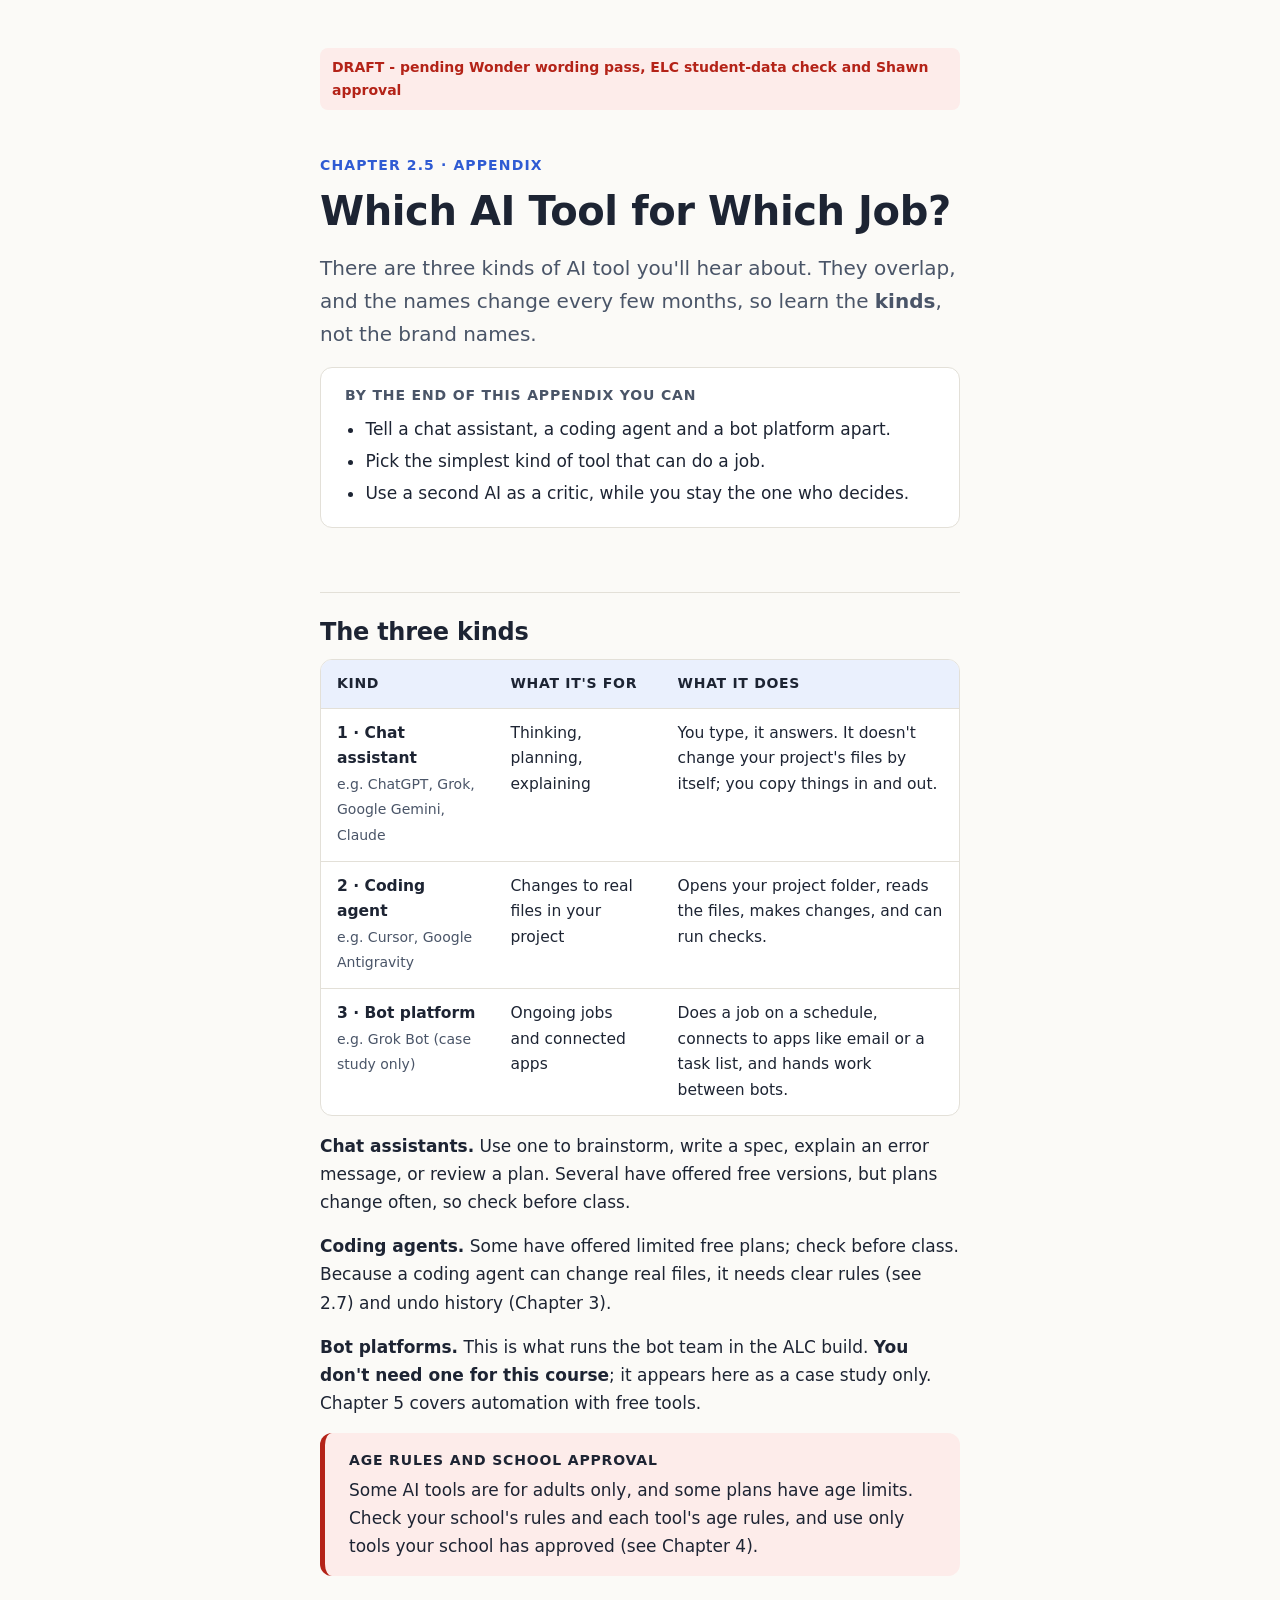
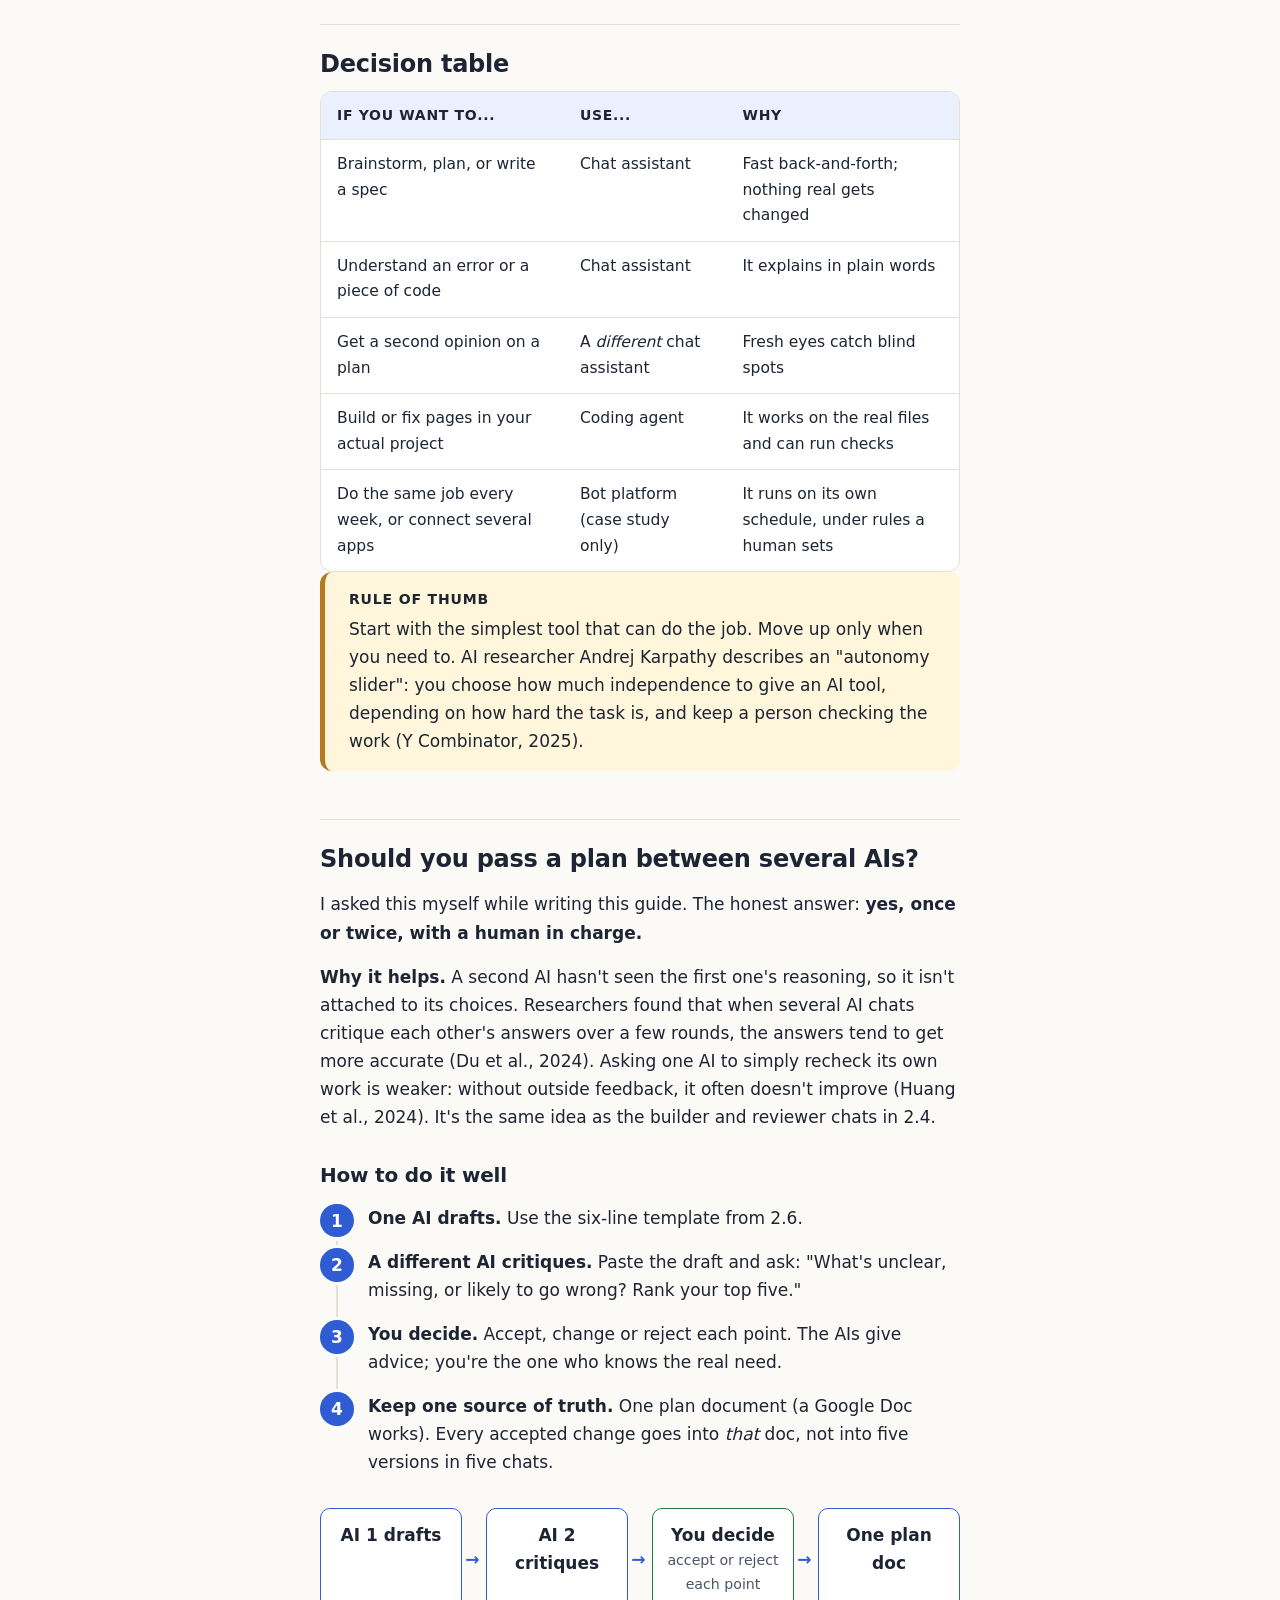
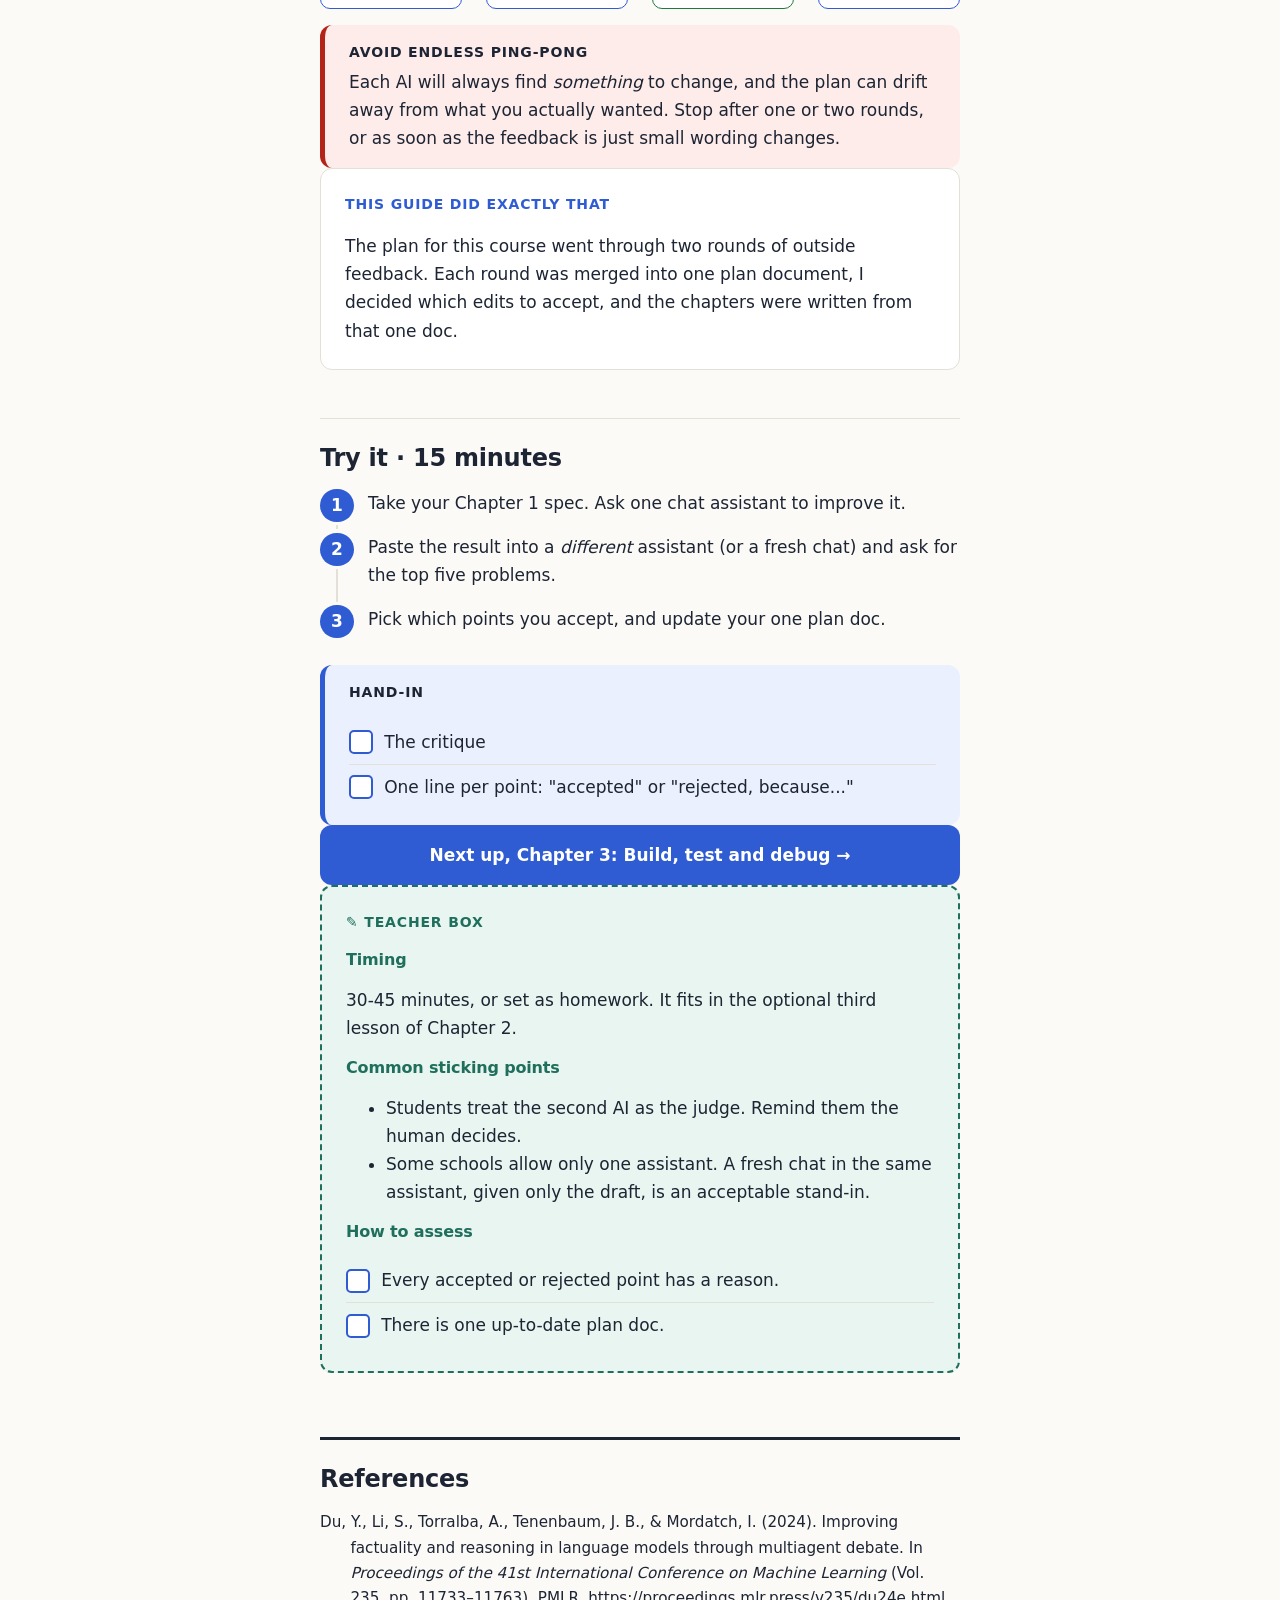
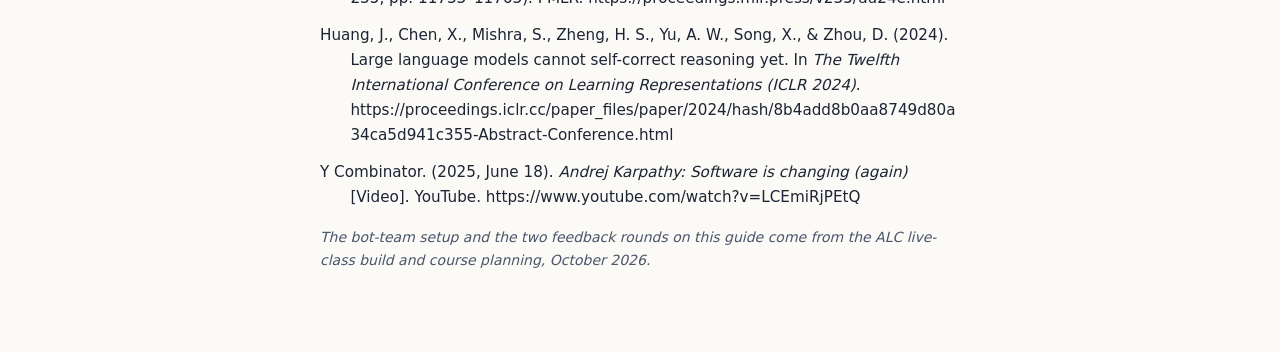
<file: ch2-5.html>
<!DOCTYPE html>
<html lang="en"><head><meta charset="utf-8"><meta name="viewport" content="width=device-width, initial-scale=1">
<title>Chapter 2.5 (Appendix): Which AI Tool for Which Job?</title><link rel="stylesheet" href="guide.css"></head>
<body><main class="page">
<p class="draft">DRAFT - pending Wonder wording pass, ELC student-data check and Shawn approval</p>

<header class="ch-header">
  <span class="ch-kicker">Chapter 2.5 · Appendix</span>
  <h1>Which AI Tool for Which Job?</h1>
  <p class="lead">There are three kinds of AI tool you'll hear about. They overlap, and the names change every few months, so learn the <strong>kinds</strong>, not the brand names.</p>
  <section class="goals" aria-label="Learning goals">
    <h2>By the end of this appendix you can</h2>
    <ul>
      <li>Tell a chat assistant, a coding agent and a bot platform apart.</li>
      <li>Pick the simplest kind of tool that can do a job.</li>
      <li>Use a second AI as a critic, while you stay the one who decides.</li>
    </ul>
  </section>
</header>

<h2>The three kinds</h2>
<div class="table-wrap"><table>
  <thead><tr><th>Kind</th><th>What it's for</th><th>What it does</th></tr></thead>
  <tbody>
    <tr><td><strong>1 · Chat assistant</strong><br><span class="small">e.g. ChatGPT, Grok, Google Gemini, Claude</span></td><td>Thinking, planning, explaining</td><td>You type, it answers. It doesn't change your project's files by itself; you copy things in and out.</td></tr>
    <tr><td><strong>2 · Coding agent</strong><br><span class="small">e.g. Cursor, Google Antigravity</span></td><td>Changes to real files in your project</td><td>Opens your project folder, reads the files, makes changes, and can run checks.</td></tr>
    <tr><td><strong>3 · Bot platform</strong><br><span class="small">e.g. Grok Bot (case study only)</span></td><td>Ongoing jobs and connected apps</td><td>Does a job on a schedule, connects to apps like email or a task list, and hands work between bots.</td></tr>
  </tbody>
</table></div>
<p><strong>Chat assistants.</strong> Use one to brainstorm, write a spec, explain an error message, or review a plan. Several have offered free versions, but plans change often, so check before class.</p>
<p><strong>Coding agents.</strong> Some have offered limited free plans; check before class. Because a coding agent can change real files, it needs clear rules (see 2.7) and undo history (Chapter 3).</p>
<p><strong>Bot platforms.</strong> This is what runs the bot team in the ALC build. <strong>You don't need one for this course</strong>; it appears here as a case study only. Chapter 5 covers automation with free tools.</p>
<div class="callout warn">
  <span class="callout-label">Age rules and school approval</span>
  <p>Some AI tools are for adults only, and some plans have age limits. Check your school's rules and each tool's age rules, and use only tools your school has approved (see Chapter 4).</p>
</div>

<h2>Decision table</h2>
<div class="table-wrap"><table>
  <thead><tr><th>If you want to...</th><th>Use...</th><th>Why</th></tr></thead>
  <tbody>
    <tr><td>Brainstorm, plan, or write a spec</td><td>Chat assistant</td><td>Fast back-and-forth; nothing real gets changed</td></tr>
    <tr><td>Understand an error or a piece of code</td><td>Chat assistant</td><td>It explains in plain words</td></tr>
    <tr><td>Get a second opinion on a plan</td><td>A <em>different</em> chat assistant</td><td>Fresh eyes catch blind spots</td></tr>
    <tr><td>Build or fix pages in your actual project</td><td>Coding agent</td><td>It works on the real files and can run checks</td></tr>
    <tr><td>Do the same job every week, or connect several apps</td><td>Bot platform (case study only)</td><td>It runs on its own schedule, under rules a human sets</td></tr>
  </tbody>
</table></div>
<div class="callout key">
  <span class="callout-label">Rule of thumb</span>
  <p>Start with the simplest tool that can do the job. Move up only when you need to. AI researcher Andrej Karpathy describes an "autonomy slider": you choose how much independence to give an AI tool, depending on how hard the task is, and keep a person checking the work (Y Combinator, 2025).</p>
</div>

<h2>Should you pass a plan between several AIs?</h2>
<p>I asked this myself while writing this guide. The honest answer: <strong>yes, once or twice, with a human in charge.</strong></p>
<p><strong>Why it helps.</strong> A second AI hasn't seen the first one's reasoning, so it isn't attached to its choices. Researchers found that when several AI chats critique each other's answers over a few rounds, the answers tend to get more accurate (Du et al., 2024). Asking one AI to simply recheck its own work is weaker: without outside feedback, it often doesn't improve (Huang et al., 2024). It's the same idea as the builder and reviewer chats in 2.4.</p>
<h3>How to do it well</h3>
<ol class="steps">
  <li><strong>One AI drafts.</strong> Use the six-line template from 2.6.</li>
  <li><strong>A different AI critiques.</strong> Paste the draft and ask: "What's unclear, missing, or likely to go wrong? Rank your top five."</li>
  <li><strong>You decide.</strong> Accept, change or reject each point. The AIs give advice; you're the one who knows the real need.</li>
  <li><strong>Keep one source of truth.</strong> One plan document (a Google Doc works). Every accepted change goes into <em>that</em> doc, not into five versions in five chats.</li>
</ol>
<ol class="flow" aria-label="The critique loop">
  <li>AI 1 drafts</li><li>AI 2 critiques</li><li class="good">You decide<small>accept or reject each point</small></li><li>One plan doc</li>
</ol>
<div class="callout warn">
  <span class="callout-label">Avoid endless ping-pong</span>
  <p>Each AI will always find <em>something</em> to change, and the plan can drift away from what you actually wanted. Stop after one or two rounds, or as soon as the feedback is just small wording changes.</p>
</div>
<div class="story">
  <span class="callout-label">This guide did exactly that</span>
  <p>The plan for this course went through two rounds of outside feedback. Each round was merged into one plan document, I decided which edits to accept, and the chapters were written from that one doc.</p>
</div>

<h2 id="try">Try it · 15 minutes</h2>
<ol class="steps">
  <li>Take your Chapter 1 spec. Ask one chat assistant to improve it.</li>
  <li>Paste the result into a <em>different</em> assistant (or a fresh chat) and ask for the top five problems.</li>
  <li>Pick which points you accept, and update your one plan doc.</li>
</ol>
<div class="callout">
  <span class="callout-label">Hand-in</span>
  <ul class="checklist"><li>The critique</li><li>One line per point: "accepted" or "rejected, because..."</li></ul>
</div>
<a class="next" href="ch3.html">Next up, Chapter 3: Build, test and debug →</a>

<aside class="teacher" aria-label="Teacher box">
  <span class="callout-label">Teacher box</span>
  <h3>Timing</h3>
  <p>30-45 minutes, or set as homework. It fits in the optional third lesson of Chapter 2.</p>
  <h3>Common sticking points</h3>
  <ul>
    <li>Students treat the second AI as the judge. Remind them the human decides.</li>
    <li>Some schools allow only one assistant. A fresh chat in the same assistant, given only the draft, is an acceptable stand-in.</li>
  </ul>
  <h3>How to assess</h3>
  <ul class="checklist">
    <li>Every accepted or rejected point has a reason.</li>
    <li>There is one up-to-date plan doc.</li>
  </ul>
</aside>

<section class="references" aria-labelledby="refs">
<h2 id="refs">References</h2>
<ul>
<li>Du, Y., Li, S., Torralba, A., Tenenbaum, J. B., &amp; Mordatch, I. (2024). Improving factuality and reasoning in language models through multiagent debate. In <em>Proceedings of the 41st International Conference on Machine Learning</em> (Vol. 235, pp. 11733–11763). PMLR. https://proceedings.mlr.press/v235/du24e.html</li>
<li>Huang, J., Chen, X., Mishra, S., Zheng, H. S., Yu, A. W., Song, X., &amp; Zhou, D. (2024). Large language models cannot self-correct reasoning yet. In <em>The Twelfth International Conference on Learning Representations (ICLR 2024)</em>. https://proceedings.iclr.cc/paper_files/paper/2024/hash/8b4add8b0aa8749d80a34ca5d941c355-Abstract-Conference.html</li>
<li>Y Combinator. (2025, June 18). <em>Andrej Karpathy: Software is changing (again)</em> [Video]. YouTube. https://www.youtube.com/watch?v=LCEmiRjPEtQ</li>
</ul>
<p class="note">The bot-team setup and the two feedback rounds on this guide come from the ALC live-class build and course planning, October 2026.</p>
</section>

</main></body></html>
</file>
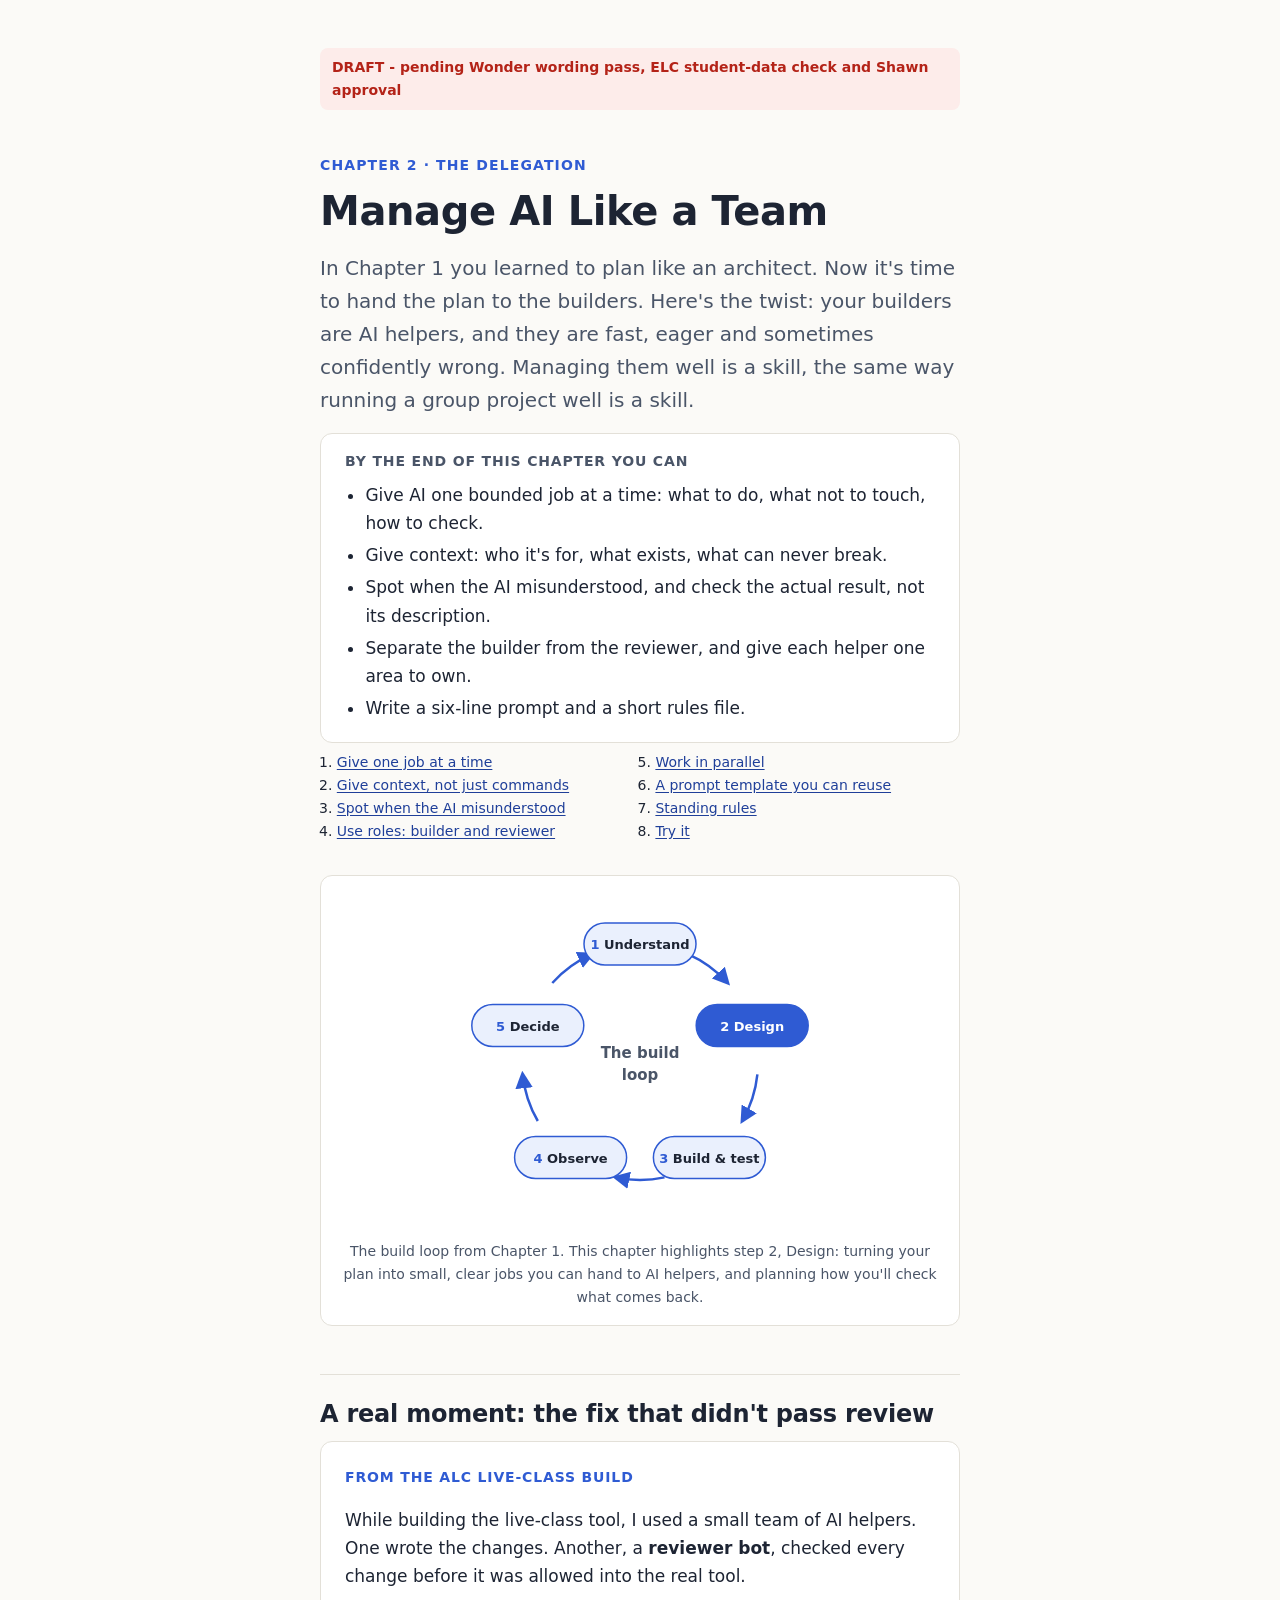
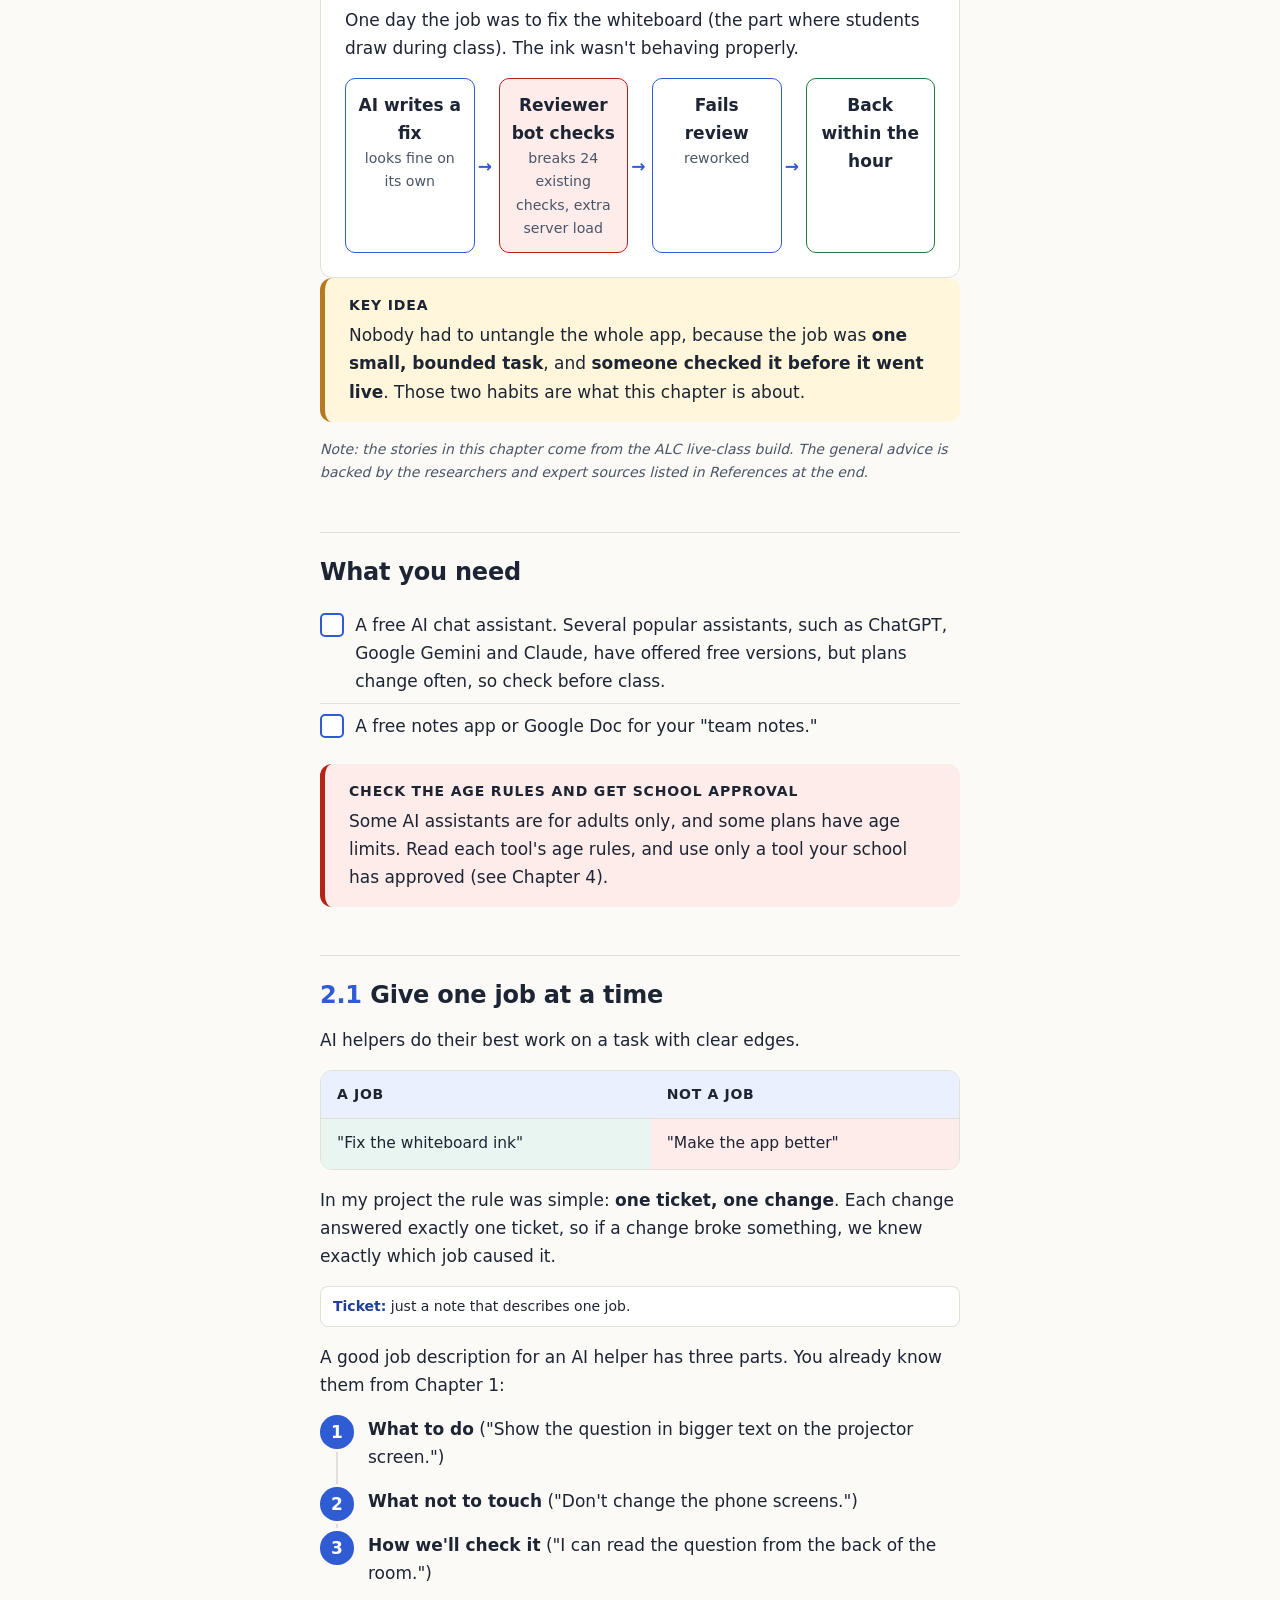
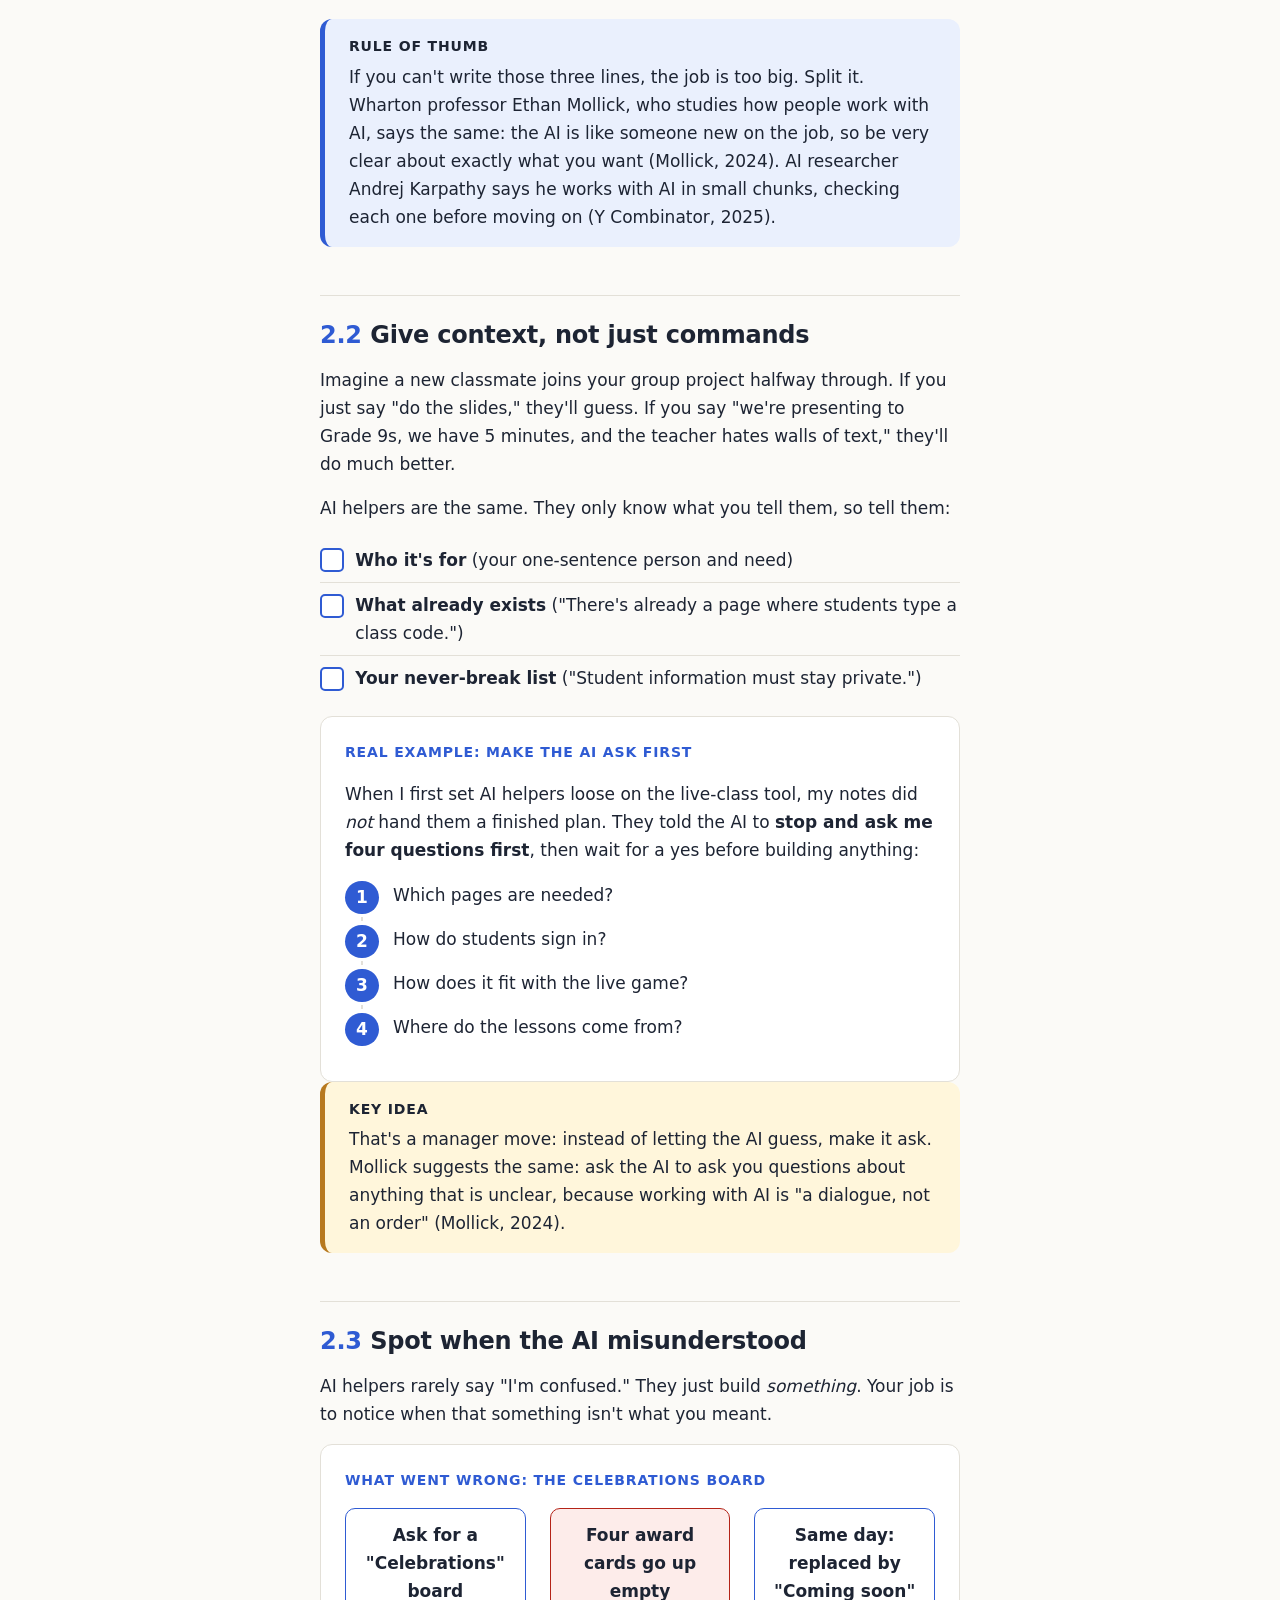
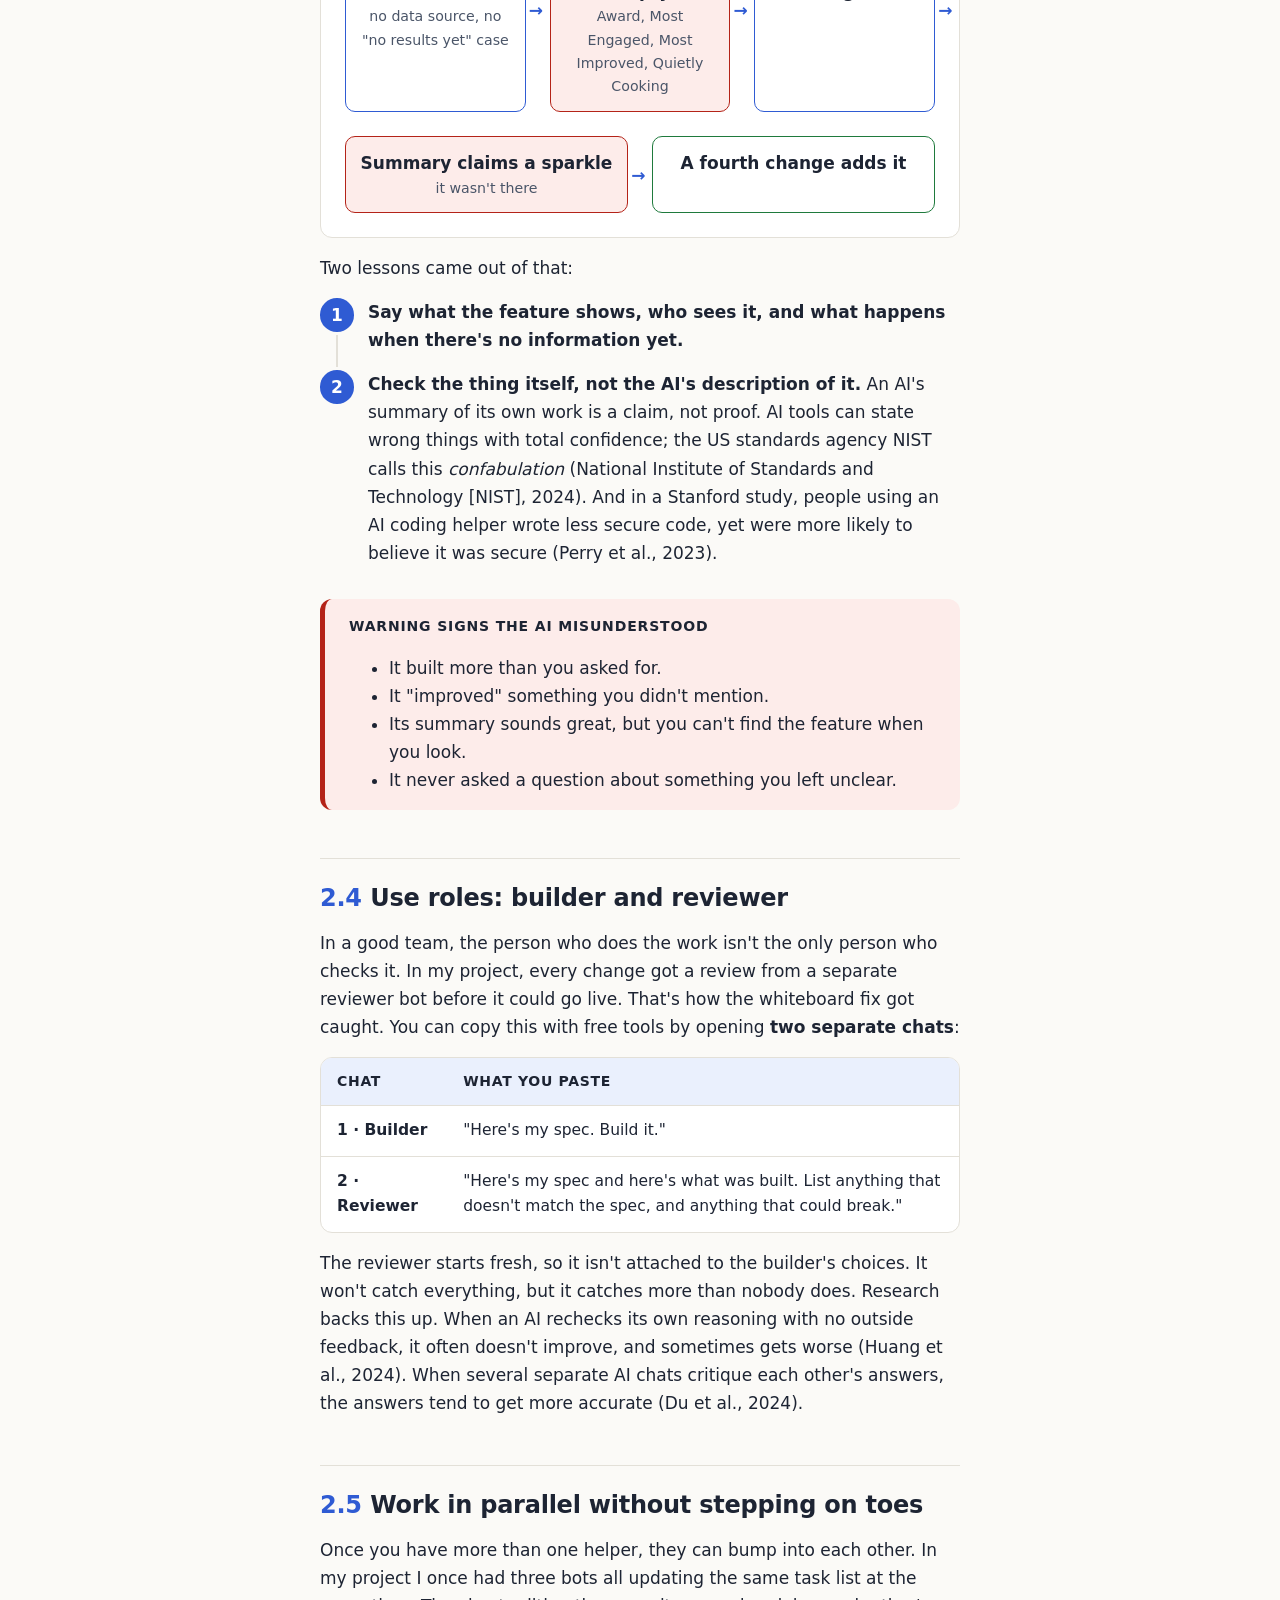
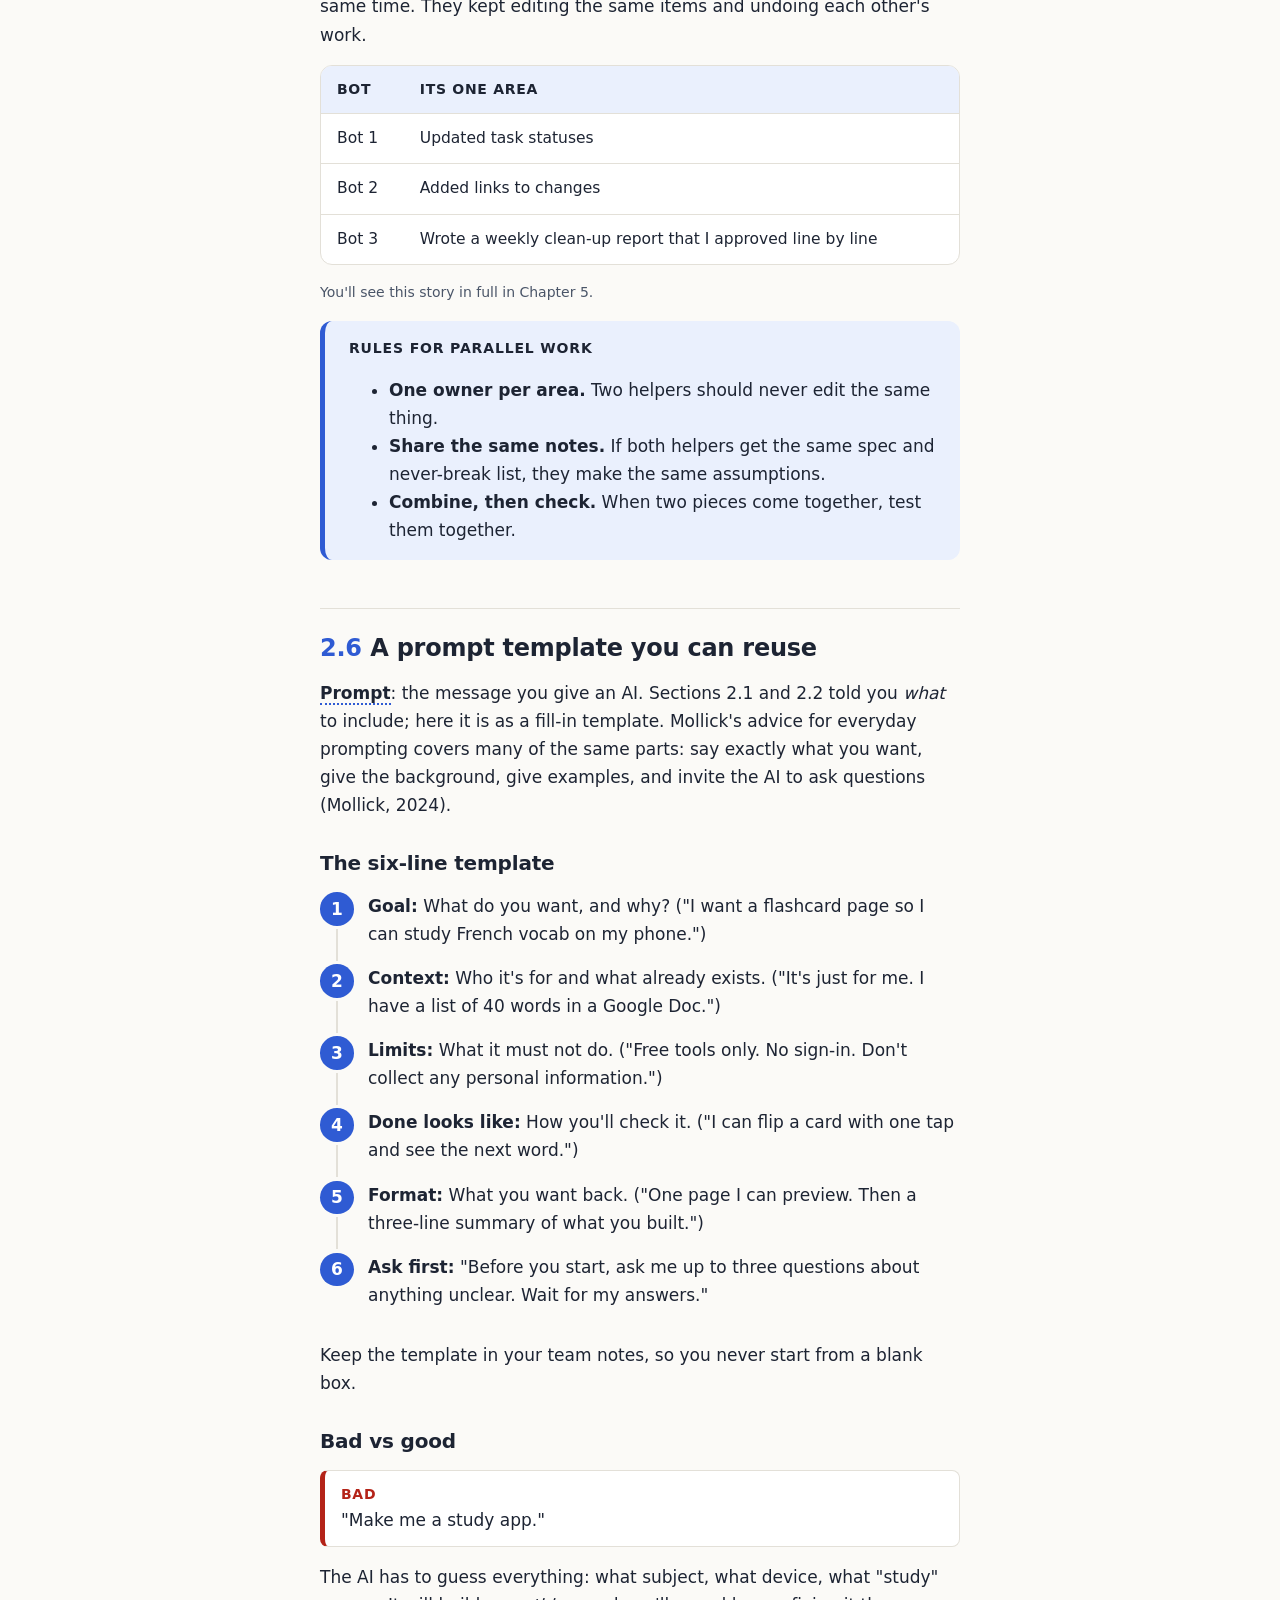
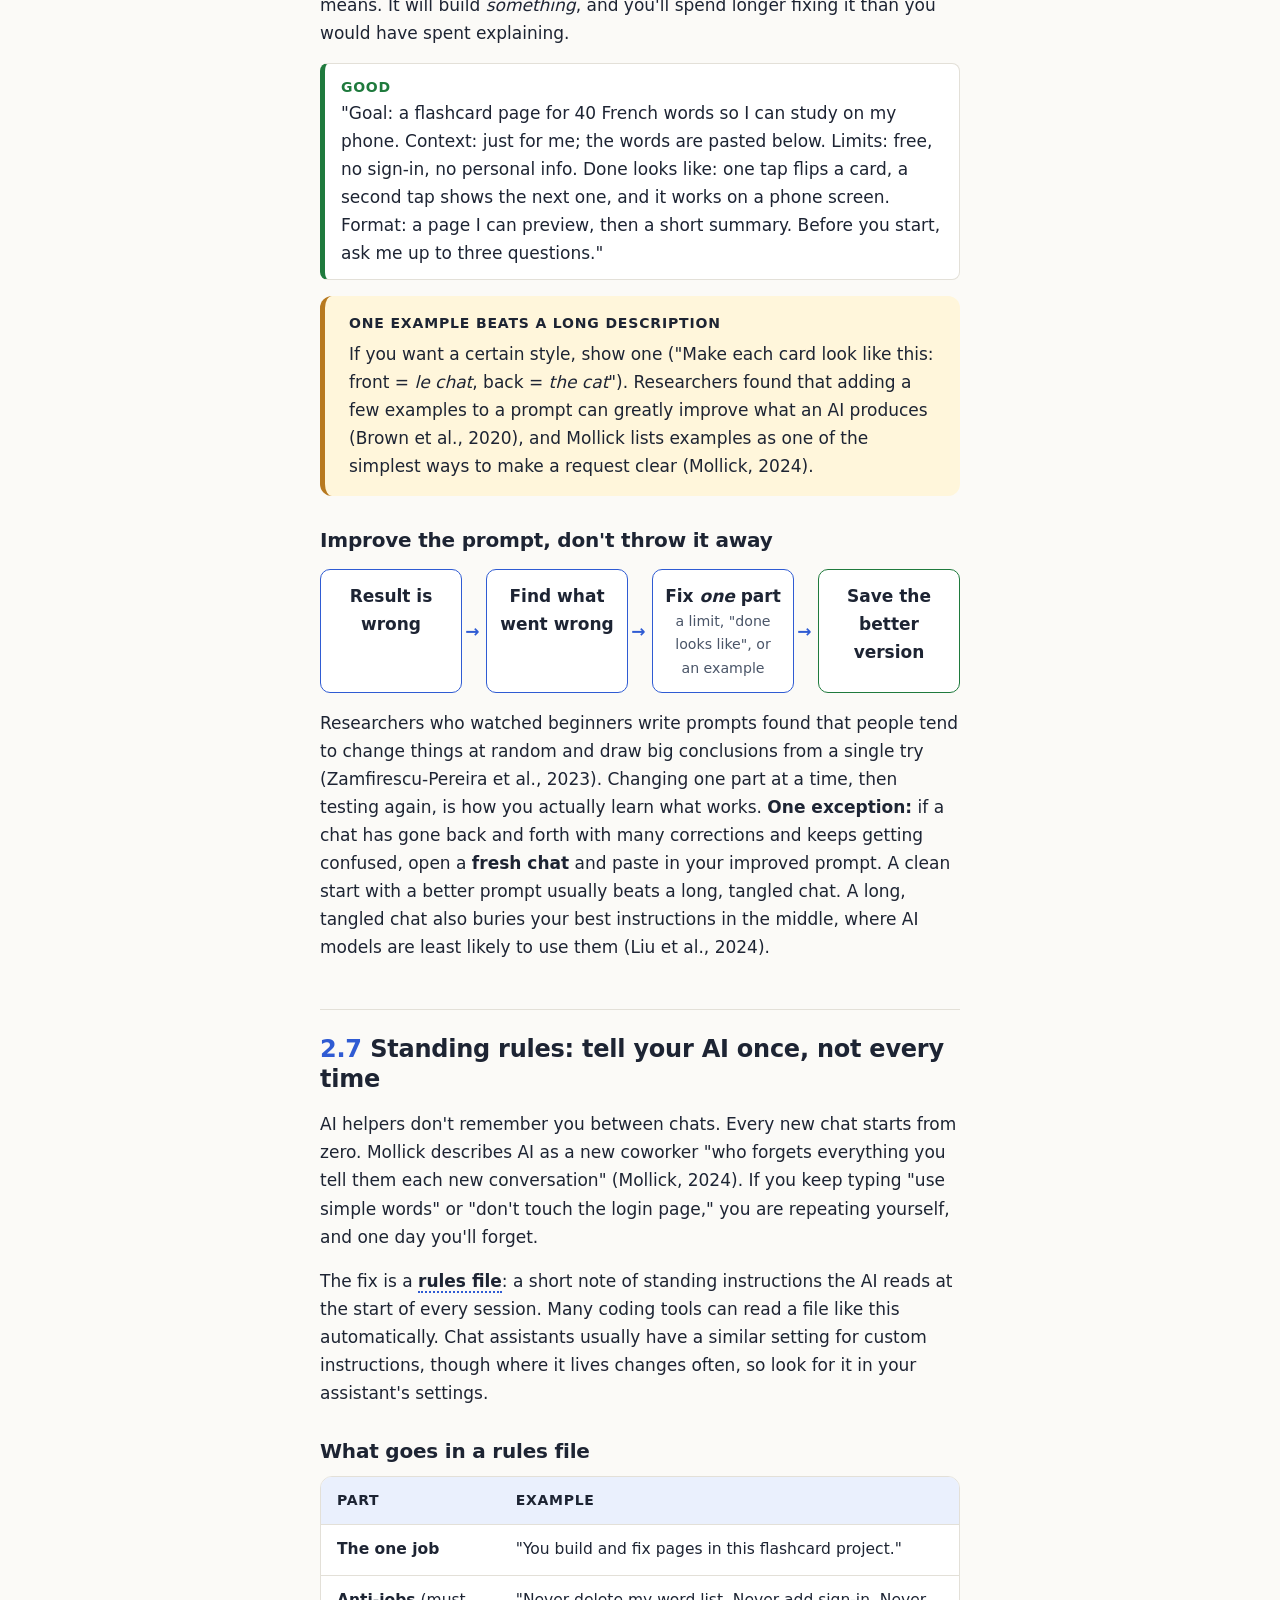
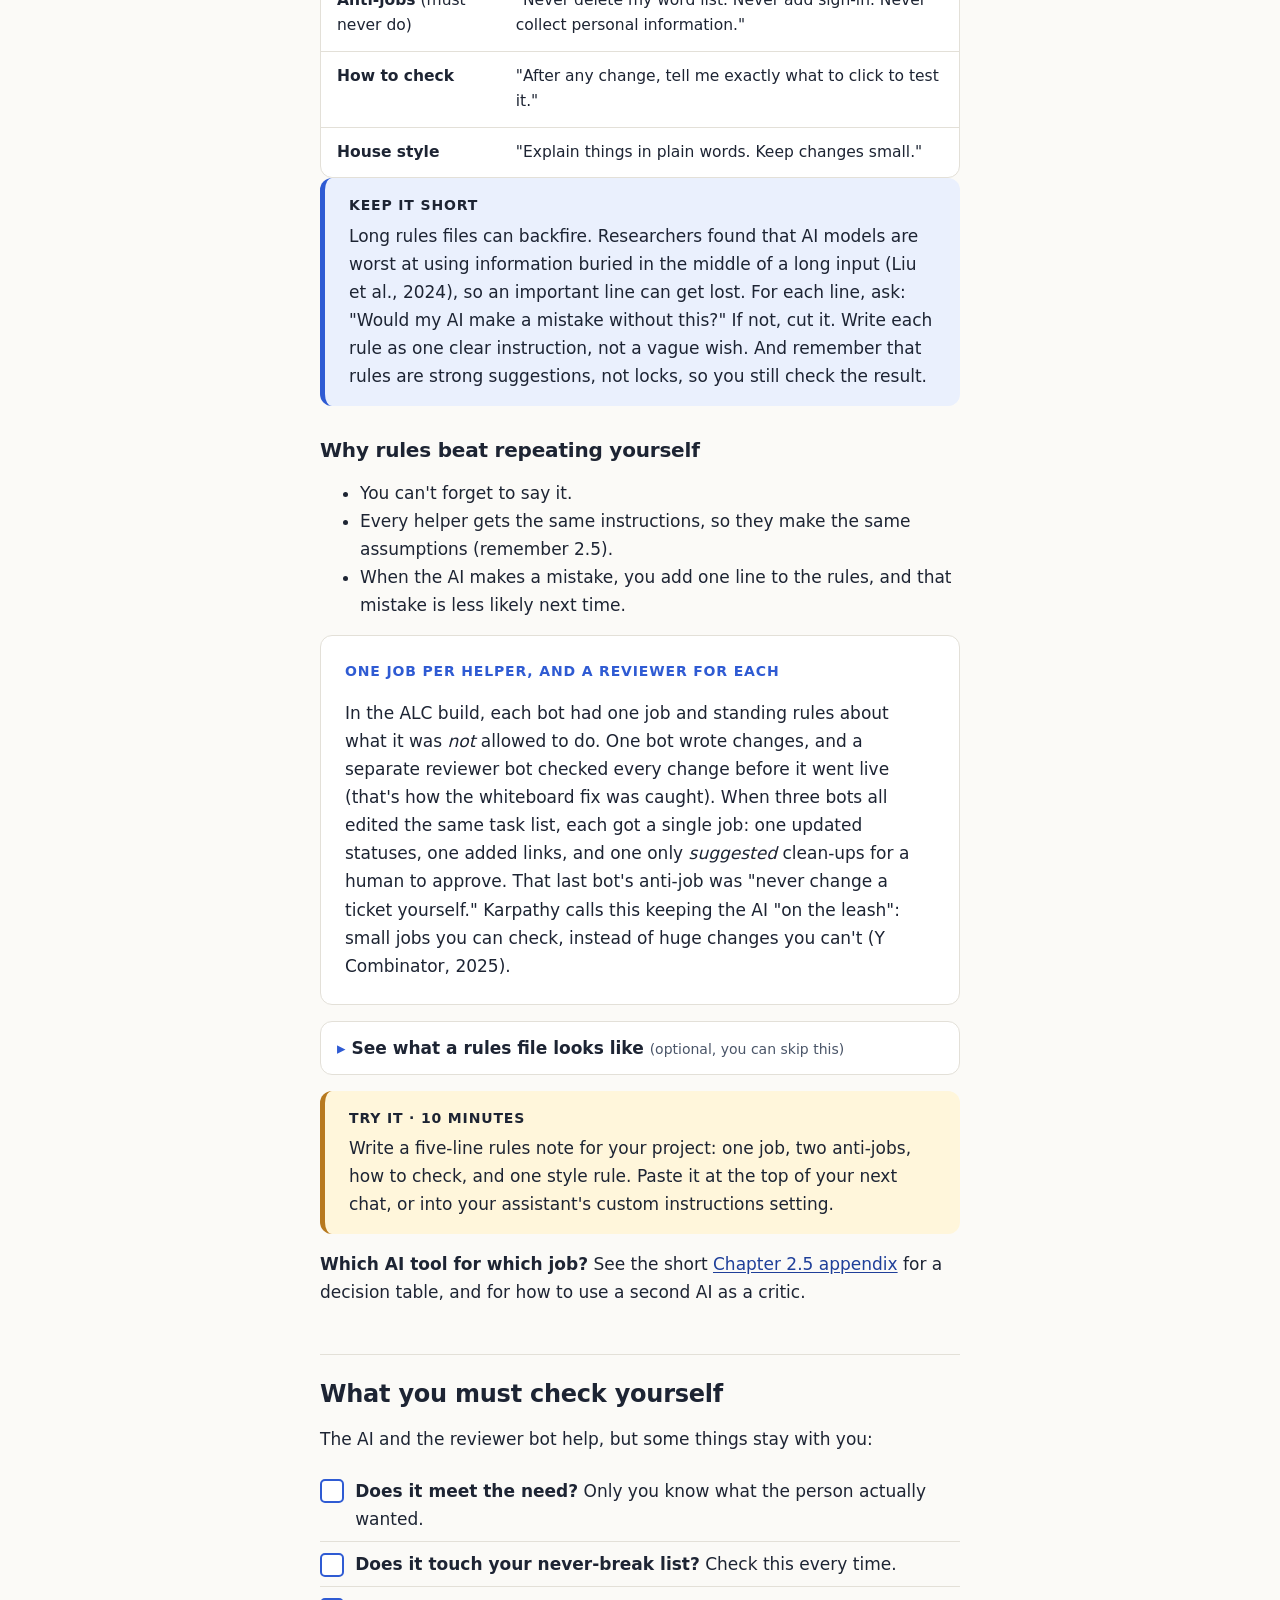
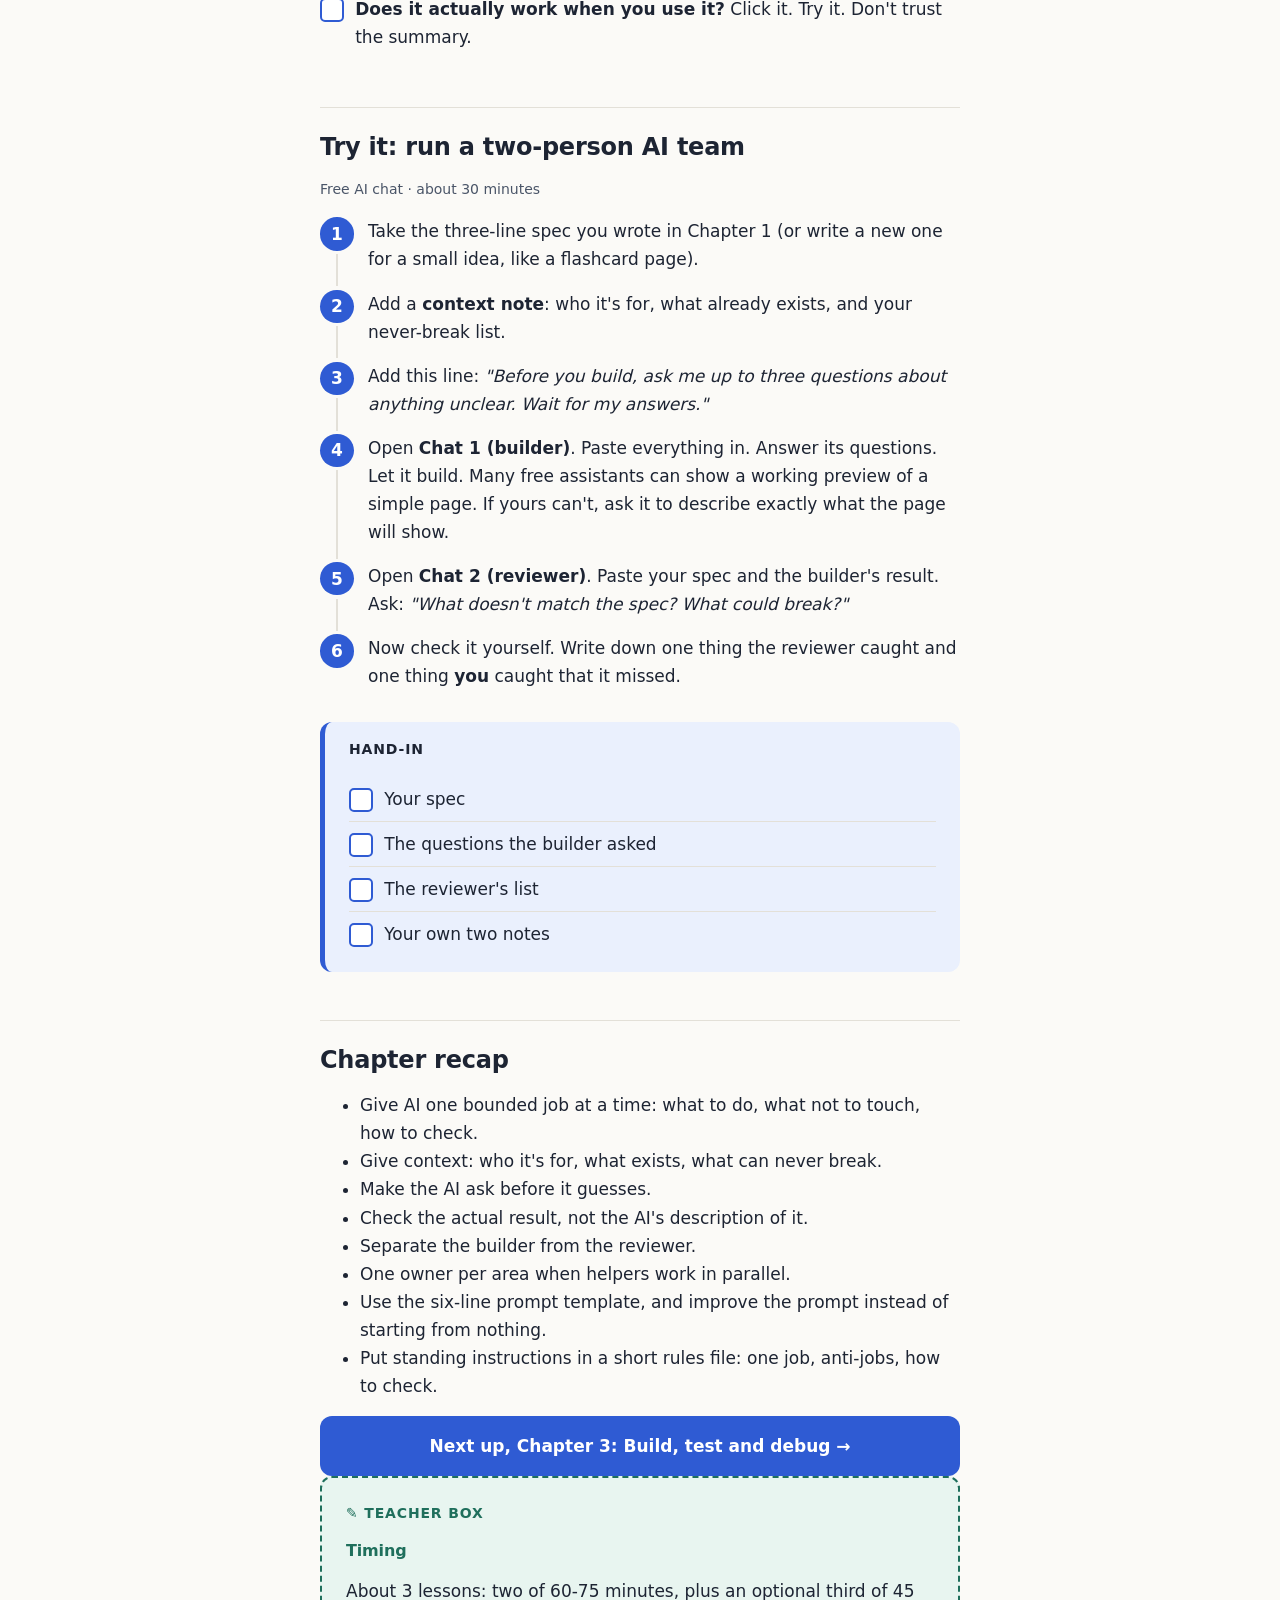
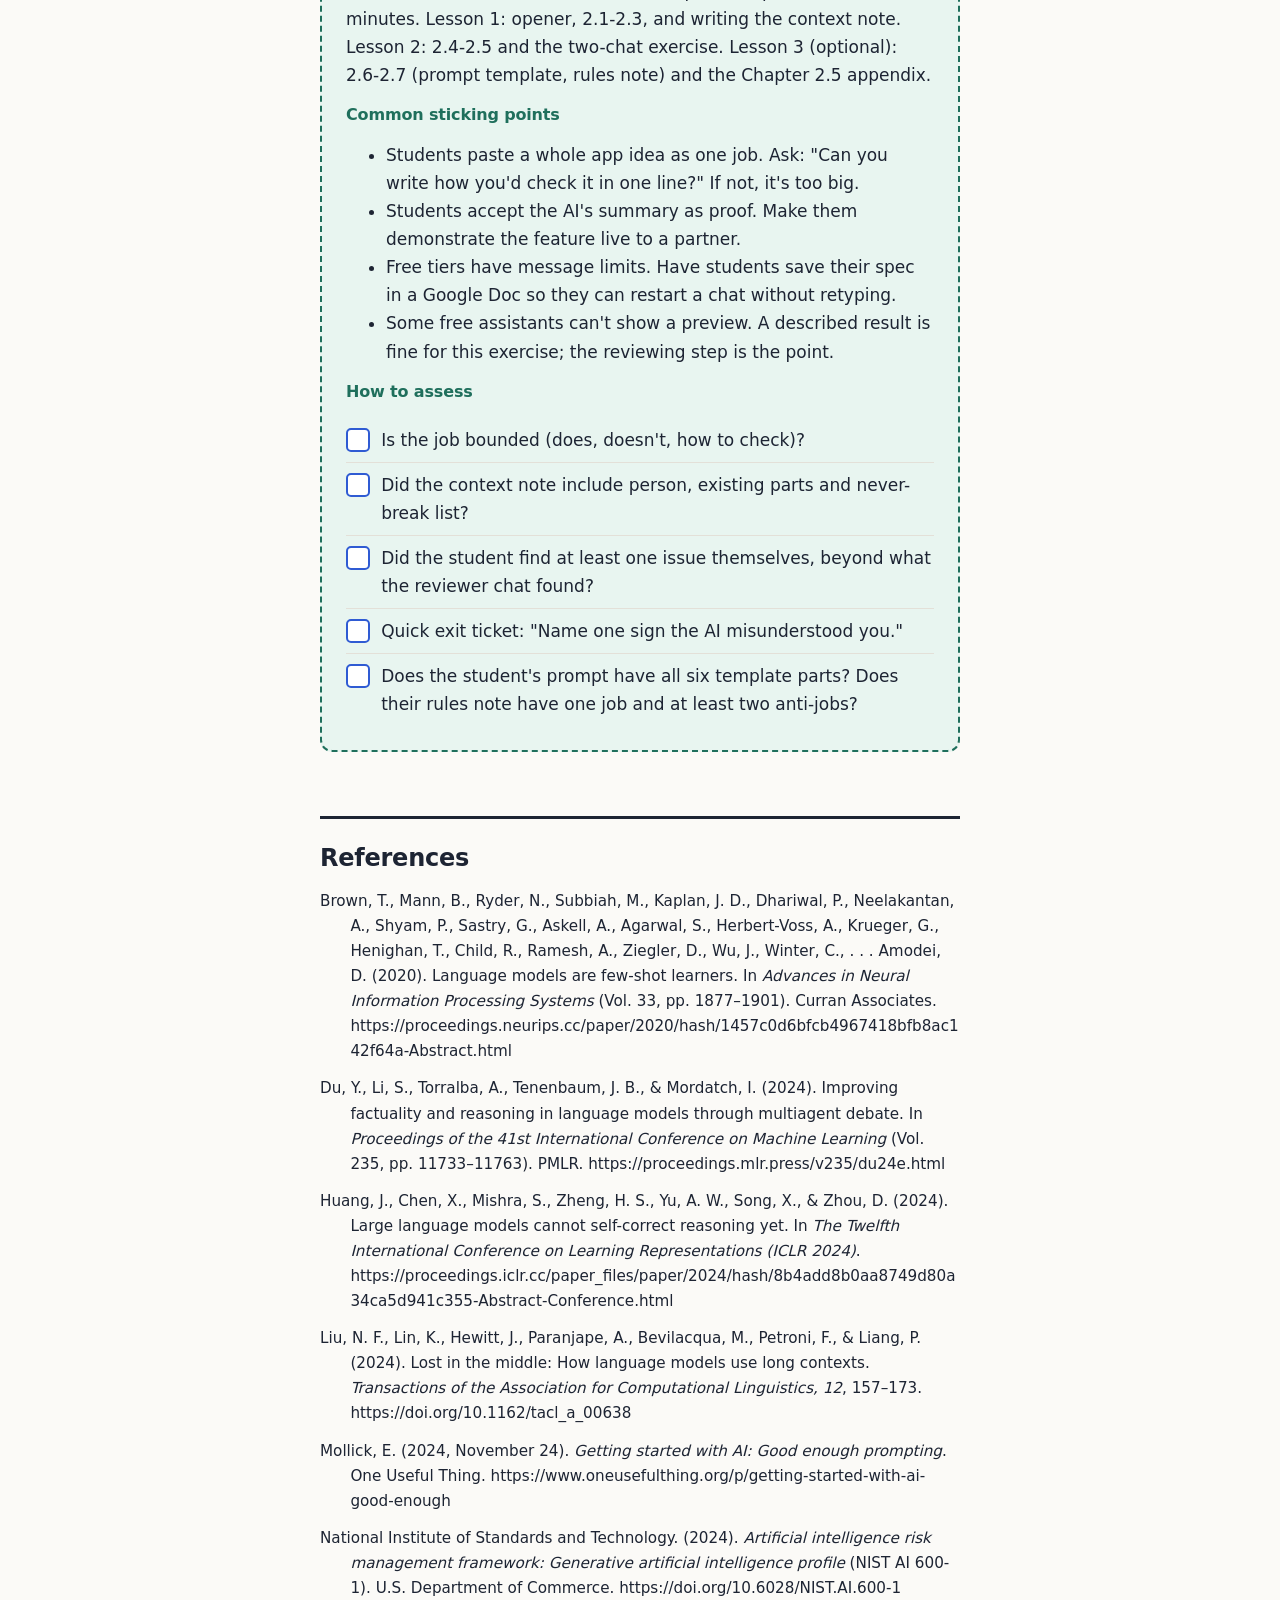
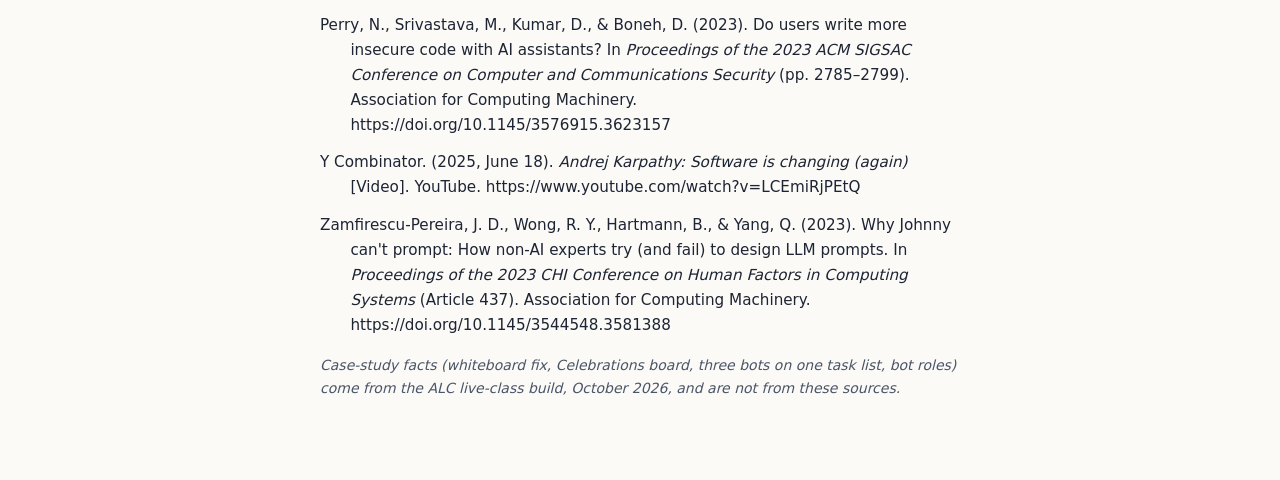
<file: ch2.html>
<!DOCTYPE html>
<html lang="en"><head><meta charset="utf-8"><meta name="viewport" content="width=device-width, initial-scale=1">
<title>Chapter 2: Manage AI Like a Team</title><link rel="stylesheet" href="guide.css"></head>
<body><main class="page">
<p class="draft">DRAFT - pending Wonder wording pass, ELC student-data check and Shawn approval</p>

<header class="ch-header">
  <span class="ch-kicker">Chapter 2 · The delegation</span>
  <h1>Manage AI Like a Team</h1>
  <p class="lead">In Chapter 1 you learned to plan like an architect. Now it's time to hand the plan to the builders. Here's the twist: your builders are AI helpers, and they are fast, eager and sometimes confidently wrong. Managing them well is a skill, the same way running a group project well is a skill.</p>
  <section class="goals" aria-label="Learning goals">
    <h2>By the end of this chapter you can</h2>
    <ul>
      <li>Give AI one bounded job at a time: what to do, what not to touch, how to check.</li>
      <li>Give context: who it's for, what exists, what can never break.</li>
      <li>Spot when the AI misunderstood, and check the actual result, not its description.</li>
      <li>Separate the builder from the reviewer, and give each helper one area to own.</li>
      <li>Write a six-line prompt and a short rules file.</li>
    </ul>
  </section>
  <nav class="toc" aria-label="In this chapter"><ol>
    <li><a href="#s21">Give one job at a time</a></li><li><a href="#s22">Give context, not just commands</a></li>
    <li><a href="#s23">Spot when the AI misunderstood</a></li><li><a href="#s24">Use roles: builder and reviewer</a></li>
    <li><a href="#s25">Work in parallel</a></li><li><a href="#s26">A prompt template you can reuse</a></li>
    <li><a href="#s27">Standing rules</a></li><li><a href="#try">Try it</a></li>
  </ol></nav>
</header>

<figure class="cycle">
<svg class="cycle-svg" viewBox="0 0 360 340" role="img" aria-labelledby="loop-t loop-d"><title id="loop-t">The build loop</title><desc id="loop-d">Five steps in a circle: 1 Understand, 2 Design the smallest useful piece, 3 Build and test, 4 Observe, 5 Decide what changes, then back to Understand.</desc>
<defs><marker id="arw" viewBox="0 0 10 10" refX="8" refY="5" markerWidth="7" markerHeight="7" orient="auto-start-reverse"><path d="M0,0 L10,5 L0,10 z" fill="var(--c-accent)"/></marker></defs>
<path d="M228.0,62.2 A118,118 0 0 1 267.7,91.0" fill="none" stroke="var(--c-accent)" stroke-width="2.5" marker-end="url(#arw)"/>
<path d="M297.4,182.3 A118,118 0 0 1 282.2,229.0" fill="none" stroke="var(--c-accent)" stroke-width="2.5" marker-end="url(#arw)"/>
<path d="M204.5,285.4 A118,118 0 0 1 155.5,285.4" fill="none" stroke="var(--c-accent)" stroke-width="2.5" marker-end="url(#arw)"/>
<path d="M77.8,229.0 A118,118 0 0 1 62.6,182.3" fill="none" stroke="var(--c-accent)" stroke-width="2.5" marker-end="url(#arw)"/>
<path d="M92.3,91.0 A118,118 0 0 1 132.0,62.2" fill="none" stroke="var(--c-accent)" stroke-width="2.5" marker-end="url(#arw)"/>
<g class="cy-node"><rect x="124.0" y="31.0" width="112" height="42" rx="21"/><text x="180.0" y="57.0" text-anchor="middle"><tspan class="cy-n">1</tspan> Understand</text></g>
<g class="cy-node on"><rect x="236.2" y="112.5" width="112" height="42" rx="21"/><text x="292.2" y="138.5" text-anchor="middle"><tspan class="cy-n">2</tspan> Design</text></g>
<g class="cy-node"><rect x="193.4" y="244.5" width="112" height="42" rx="21"/><text x="249.4" y="270.5" text-anchor="middle"><tspan class="cy-n">3</tspan> Build &amp; test</text></g>
<g class="cy-node"><rect x="54.6" y="244.5" width="112" height="42" rx="21"/><text x="110.6" y="270.5" text-anchor="middle"><tspan class="cy-n">4</tspan> Observe</text></g>
<g class="cy-node"><rect x="11.8" y="112.5" width="112" height="42" rx="21"/><text x="67.8" y="138.5" text-anchor="middle"><tspan class="cy-n">5</tspan> Decide</text></g>
<text x="180" y="166" text-anchor="middle" class="cy-mid">The build</text><text x="180" y="188" text-anchor="middle" class="cy-mid">loop</text></svg>
<figcaption>The build loop from Chapter 1. This chapter highlights step 2, Design: turning your plan into small, clear jobs you can hand to AI helpers, and planning how you'll check what comes back.</figcaption>
</figure>

<h2>A real moment: the fix that didn't pass review</h2>
<div class="story">
  <span class="callout-label">From the ALC live-class build</span>
  <p>While building the live-class tool, I used a small team of AI helpers. One wrote the changes. Another, a <strong>reviewer bot</strong>, checked every change before it was allowed into the real tool.</p>
  <p>One day the job was to fix the whiteboard (the part where students draw during class). The ink wasn't behaving properly.</p>
  <ol class="flow" aria-label="What happened">
    <li>AI writes a fix<small>looks fine on its own</small></li>
    <li class="bad">Reviewer bot checks<small>breaks 24 existing checks, extra server load</small></li>
    <li>Fails review<small>reworked</small></li>
    <li class="good">Back within the hour</li>
  </ol>
</div>
<div class="callout key">
  <span class="callout-label">Key idea</span>
  <p>Nobody had to untangle the whole app, because the job was <strong>one small, bounded task</strong>, and <strong>someone checked it before it went live</strong>. Those two habits are what this chapter is about.</p>
</div>
<p class="small"><em>Note: the stories in this chapter come from the ALC live-class build. The general advice is backed by the researchers and expert sources listed in References at the end.</em></p>

<h2>What you need</h2>
<ul class="checklist">
  <li>A free AI chat assistant. Several popular assistants, such as ChatGPT, Google Gemini and Claude, have offered free versions, but plans change often, so check before class.</li>
  <li>A free notes app or Google Doc for your "team notes."</li>
</ul>
<div class="callout warn">
  <span class="callout-label">Check the age rules and get school approval</span>
  <p>Some AI assistants are for adults only, and some plans have age limits. Read each tool's age rules, and use only a tool your school has approved (see Chapter 4).</p>
</div>

<h2 id="s21"><span class="sec-num">2.1</span>Give one job at a time</h2>
<p>AI helpers do their best work on a task with clear edges.</p>
<div class="table-wrap"><table>
  <thead><tr><th>A job</th><th>Not a job</th></tr></thead>
  <tbody><tr><td class="good">"Fix the whiteboard ink"</td><td class="bad">"Make the app better"</td></tr></tbody>
</table></div>
<p>In my project the rule was simple: <strong>one ticket, one change</strong>. Each change answered exactly one ticket, so if a change broke something, we knew exactly which job caused it.</p>
<span class="term"><b>Ticket:</b> just a note that describes one job.</span>
<p>A good job description for an AI helper has three parts. You already know them from Chapter 1:</p>
<ol class="steps">
  <li><strong>What to do</strong> ("Show the question in bigger text on the projector screen.")</li>
  <li><strong>What not to touch</strong> ("Don't change the phone screens.")</li>
  <li><strong>How we'll check it</strong> ("I can read the question from the back of the room.")</li>
</ol>
<div class="callout">
  <span class="callout-label">Rule of thumb</span>
  <p>If you can't write those three lines, the job is too big. Split it. Wharton professor Ethan Mollick, who studies how people work with AI, says the same: the AI is like someone new on the job, so be very clear about exactly what you want (Mollick, 2024). AI researcher Andrej Karpathy says he works with AI in small chunks, checking each one before moving on (Y Combinator, 2025).</p>
</div>

<h2 id="s22"><span class="sec-num">2.2</span>Give context, not just commands</h2>
<p>Imagine a new classmate joins your group project halfway through. If you just say "do the slides," they'll guess. If you say "we're presenting to Grade 9s, we have 5 minutes, and the teacher hates walls of text," they'll do much better.</p>
<p>AI helpers are the same. They only know what you tell them, so tell them:</p>
<ul class="checklist">
  <li><strong>Who it's for</strong> (your one-sentence person and need)</li>
  <li><strong>What already exists</strong> ("There's already a page where students type a class code.")</li>
  <li><strong>Your never-break list</strong> ("Student information must stay private.")</li>
</ul>
<div class="story">
  <span class="callout-label">Real example: make the AI ask first</span>
  <p>When I first set AI helpers loose on the live-class tool, my notes did <em>not</em> hand them a finished plan. They told the AI to <strong>stop and ask me four questions first</strong>, then wait for a yes before building anything:</p>
  <ol class="steps">
    <li>Which pages are needed?</li><li>How do students sign in?</li><li>How does it fit with the live game?</li><li>Where do the lessons come from?</li>
  </ol>
</div>
<div class="callout key">
  <span class="callout-label">Key idea</span>
  <p>That's a manager move: instead of letting the AI guess, make it ask. Mollick suggests the same: ask the AI to ask you questions about anything that is unclear, because working with AI is "a dialogue, not an order" (Mollick, 2024).</p>
</div>

<h2 id="s23"><span class="sec-num">2.3</span>Spot when the AI misunderstood</h2>
<p>AI helpers rarely say "I'm confused." They just build <em>something</em>. Your job is to notice when that something isn't what you meant.</p>
<div class="story">
  <span class="callout-label">What went wrong: the Celebrations board</span>
  <ol class="flow" aria-label="Celebrations board timeline">
    <li>Ask for a "Celebrations" board<small>no data source, no "no results yet" case</small></li>
    <li class="bad">Four award cards go up empty<small>Award, Most Engaged, Most Improved, Quietly Cooking</small></li>
    <li>Same day: replaced by "Coming soon"</li>
    <li class="bad">Summary claims a sparkle<small>it wasn't there</small></li>
    <li class="good">A fourth change adds it</li>
  </ol>
</div>
<p>Two lessons came out of that:</p>
<ol class="steps">
  <li><strong>Say what the feature shows, who sees it, and what happens when there's no information yet.</strong></li>
  <li><strong>Check the thing itself, not the AI's description of it.</strong> An AI's summary of its own work is a claim, not proof. AI tools can state wrong things with total confidence; the US standards agency NIST calls this <em>confabulation</em> (National Institute of Standards and Technology [NIST], 2024). And in a Stanford study, people using an AI coding helper wrote less secure code, yet were more likely to believe it was secure (Perry et al., 2023).</li>
</ol>
<div class="callout warn">
  <span class="callout-label">Warning signs the AI misunderstood</span>
  <ul>
    <li>It built more than you asked for.</li>
    <li>It "improved" something you didn't mention.</li>
    <li>Its summary sounds great, but you can't find the feature when you look.</li>
    <li>It never asked a question about something you left unclear.</li>
  </ul>
</div>

<h2 id="s24"><span class="sec-num">2.4</span>Use roles: builder and reviewer</h2>
<p>In a good team, the person who does the work isn't the only person who checks it. In my project, every change got a review from a separate reviewer bot before it could go live. That's how the whiteboard fix got caught. You can copy this with free tools by opening <strong>two separate chats</strong>:</p>
<div class="table-wrap"><table>
  <thead><tr><th>Chat</th><th>What you paste</th></tr></thead>
  <tbody>
    <tr><td><strong>1 · Builder</strong></td><td>"Here's my spec. Build it."</td></tr>
    <tr><td><strong>2 · Reviewer</strong></td><td>"Here's my spec and here's what was built. List anything that doesn't match the spec, and anything that could break."</td></tr>
  </tbody>
</table></div>
<p>The reviewer starts fresh, so it isn't attached to the builder's choices. It won't catch everything, but it catches more than nobody does. Research backs this up. When an AI rechecks its own reasoning with no outside feedback, it often doesn't improve, and sometimes gets worse (Huang et al., 2024). When several separate AI chats critique each other's answers, the answers tend to get more accurate (Du et al., 2024).</p>

<h2 id="s25"><span class="sec-num">2.5</span>Work in parallel without stepping on toes</h2>
<p>Once you have more than one helper, they can bump into each other. In my project I once had three bots all updating the same task list at the same time. They kept editing the same items and undoing each other's work.</p>
<div class="table-wrap"><table>
  <thead><tr><th>Bot</th><th>Its one area</th></tr></thead>
  <tbody>
    <tr><td>Bot 1</td><td>Updated task statuses</td></tr>
    <tr><td>Bot 2</td><td>Added links to changes</td></tr>
    <tr><td>Bot 3</td><td>Wrote a weekly clean-up report that I approved line by line</td></tr>
  </tbody>
</table></div>
<p class="small">You'll see this story in full in Chapter 5.</p>
<div class="callout">
  <span class="callout-label">Rules for parallel work</span>
  <ul>
    <li><strong>One owner per area.</strong> Two helpers should never edit the same thing.</li>
    <li><strong>Share the same notes.</strong> If both helpers get the same spec and never-break list, they make the same assumptions.</li>
    <li><strong>Combine, then check.</strong> When two pieces come together, test them together.</li>
  </ul>
</div>

<h2 id="s26"><span class="sec-num">2.6</span>A prompt template you can reuse</h2>
<p><dfn>Prompt</dfn>: the message you give an AI. Sections 2.1 and 2.2 told you <em>what</em> to include; here it is as a fill-in template. Mollick's advice for everyday prompting covers many of the same parts: say exactly what you want, give the background, give examples, and invite the AI to ask questions (Mollick, 2024).</p>
<h3>The six-line template</h3>
<ol class="steps">
  <li><strong>Goal:</strong> What do you want, and why? ("I want a flashcard page so I can study French vocab on my phone.")</li>
  <li><strong>Context:</strong> Who it's for and what already exists. ("It's just for me. I have a list of 40 words in a Google Doc.")</li>
  <li><strong>Limits:</strong> What it must not do. ("Free tools only. No sign-in. Don't collect any personal information.")</li>
  <li><strong>Done looks like:</strong> How you'll check it. ("I can flip a card with one tap and see the next word.")</li>
  <li><strong>Format:</strong> What you want back. ("One page I can preview. Then a three-line summary of what you built.")</li>
  <li><strong>Ask first:</strong> "Before you start, ask me up to three questions about anything unclear. Wait for my answers."</li>
</ol>
<p>Keep the template in your team notes, so you never start from a blank box.</p>
<h3>Bad vs good</h3>
<p class="prompt bad"><b>Bad</b>"Make me a study app."</p>
<p>The AI has to guess everything: what subject, what device, what "study" means. It will build <em>something</em>, and you'll spend longer fixing it than you would have spent explaining.</p>
<p class="prompt good"><b>Good</b>"Goal: a flashcard page for 40 French words so I can study on my phone. Context: just for me; the words are pasted below. Limits: free, no sign-in, no personal info. Done looks like: one tap flips a card, a second tap shows the next one, and it works on a phone screen. Format: a page I can preview, then a short summary. Before you start, ask me up to three questions."</p>
<div class="callout key">
  <span class="callout-label">One example beats a long description</span>
  <p>If you want a certain style, show one ("Make each card look like this: front = <em>le chat</em>, back = <em>the cat</em>"). Researchers found that adding a few examples to a prompt can greatly improve what an AI produces (Brown et al., 2020), and Mollick lists examples as one of the simplest ways to make a request clear (Mollick, 2024).</p>
</div>
<h3>Improve the prompt, don't throw it away</h3>
<ol class="flow">
  <li>Result is wrong</li><li>Find what went wrong</li><li>Fix <em>one</em> part<small>a limit, "done looks like", or an example</small></li><li class="good">Save the better version</li>
</ol>
<p>Researchers who watched beginners write prompts found that people tend to change things at random and draw big conclusions from a single try (Zamfirescu-Pereira et al., 2023). Changing one part at a time, then testing again, is how you actually learn what works. <strong>One exception:</strong> if a chat has gone back and forth with many corrections and keeps getting confused, open a <strong>fresh chat</strong> and paste in your improved prompt. A clean start with a better prompt usually beats a long, tangled chat. A long, tangled chat also buries your best instructions in the middle, where AI models are least likely to use them (Liu et al., 2024).</p>

<h2 id="s27"><span class="sec-num">2.7</span>Standing rules: tell your AI once, not every time</h2>
<p>AI helpers don't remember you between chats. Every new chat starts from zero. Mollick describes AI as a new coworker "who forgets everything you tell them each new conversation" (Mollick, 2024). If you keep typing "use simple words" or "don't touch the login page," you are repeating yourself, and one day you'll forget.</p>
<p>The fix is a <dfn>rules file</dfn>: a short note of standing instructions the AI reads at the start of every session. Many coding tools can read a file like this automatically. Chat assistants usually have a similar setting for custom instructions, though where it lives changes often, so look for it in your assistant's settings.</p>
<h3>What goes in a rules file</h3>
<div class="table-wrap"><table>
  <thead><tr><th>Part</th><th>Example</th></tr></thead>
  <tbody>
    <tr><td><strong>The one job</strong></td><td>"You build and fix pages in this flashcard project."</td></tr>
    <tr><td><strong>Anti-jobs</strong> (must never do)</td><td>"Never delete my word list. Never add sign-in. Never collect personal information."</td></tr>
    <tr><td><strong>How to check</strong></td><td>"After any change, tell me exactly what to click to test it."</td></tr>
    <tr><td><strong>House style</strong></td><td>"Explain things in plain words. Keep changes small."</td></tr>
  </tbody>
</table></div>
<div class="callout">
  <span class="callout-label">Keep it short</span>
  <p>Long rules files can backfire. Researchers found that AI models are worst at using information buried in the middle of a long input (Liu et al., 2024), so an important line can get lost. For each line, ask: "Would my AI make a mistake without this?" If not, cut it. Write each rule as one clear instruction, not a vague wish. And remember that rules are strong suggestions, not locks, so you still check the result.</p>
</div>
<h3>Why rules beat repeating yourself</h3>
<ul>
  <li>You can't forget to say it.</li>
  <li>Every helper gets the same instructions, so they make the same assumptions (remember 2.5).</li>
  <li>When the AI makes a mistake, you add one line to the rules, and that mistake is less likely next time.</li>
</ul>
<div class="story">
  <span class="callout-label">One job per helper, and a reviewer for each</span>
  <p>In the ALC build, each bot had one job and standing rules about what it was <em>not</em> allowed to do. One bot wrote changes, and a separate reviewer bot checked every change before it went live (that's how the whiteboard fix was caught). When three bots all edited the same task list, each got a single job: one updated statuses, one added links, and one only <em>suggested</em> clean-ups for a human to approve. That last bot's anti-job was "never change a ticket yourself." Karpathy calls this keeping the AI "on the leash": small jobs you can check, instead of huge changes you can't (Y Combinator, 2025).</p>
</div>
<details>
  <summary>See what a rules file looks like <span class="opt">(optional, you can skip this)</span></summary>
  <div>
<pre>You build and fix pages in this flashcard project.
Never delete my word list. Never add sign-in. Never collect personal information.
After any change, tell me exactly what to click to test it.
Explain things in plain words. Keep changes small.</pre>
  <p class="small">These are the four example lines from the table above, put together.</p>
  </div>
</details>
<div class="callout key">
  <span class="callout-label">Try it · 10 minutes</span>
  <p>Write a five-line rules note for your project: one job, two anti-jobs, how to check, and one style rule. Paste it at the top of your next chat, or into your assistant's custom instructions setting.</p>
</div>
<p><strong>Which AI tool for which job?</strong> See the short <a href="ch2-5.html">Chapter 2.5 appendix</a> for a decision table, and for how to use a second AI as a critic.</p>

<h2>What you must check yourself</h2>
<p>The AI and the reviewer bot help, but some things stay with you:</p>
<ul class="checklist">
  <li><strong>Does it meet the need?</strong> Only you know what the person actually wanted.</li>
  <li><strong>Does it touch your never-break list?</strong> Check this every time.</li>
  <li><strong>Does it actually work when you use it?</strong> Click it. Try it. Don't trust the summary.</li>
</ul>

<h2 id="try">Try it: run a two-person AI team</h2>
<p class="small">Free AI chat · about 30 minutes</p>
<ol class="steps">
  <li>Take the three-line spec you wrote in Chapter 1 (or write a new one for a small idea, like a flashcard page).</li>
  <li>Add a <strong>context note</strong>: who it's for, what already exists, and your never-break list.</li>
  <li>Add this line: <em>"Before you build, ask me up to three questions about anything unclear. Wait for my answers."</em></li>
  <li>Open <strong>Chat 1 (builder)</strong>. Paste everything in. Answer its questions. Let it build. Many free assistants can show a working preview of a simple page. If yours can't, ask it to describe exactly what the page will show.</li>
  <li>Open <strong>Chat 2 (reviewer)</strong>. Paste your spec and the builder's result. Ask: <em>"What doesn't match the spec? What could break?"</em></li>
  <li>Now check it yourself. Write down one thing the reviewer caught and one thing <strong>you</strong> caught that it missed.</li>
</ol>
<div class="callout">
  <span class="callout-label">Hand-in</span>
  <ul class="checklist">
    <li>Your spec</li><li>The questions the builder asked</li><li>The reviewer's list</li><li>Your own two notes</li>
  </ul>
</div>

<h2>Chapter recap</h2>
<ul>
  <li>Give AI one bounded job at a time: what to do, what not to touch, how to check.</li>
  <li>Give context: who it's for, what exists, what can never break.</li>
  <li>Make the AI ask before it guesses.</li>
  <li>Check the actual result, not the AI's description of it.</li>
  <li>Separate the builder from the reviewer.</li>
  <li>One owner per area when helpers work in parallel.</li>
  <li>Use the six-line prompt template, and improve the prompt instead of starting from nothing.</li>
  <li>Put standing instructions in a short rules file: one job, anti-jobs, how to check.</li>
</ul>
<a class="next" href="ch3.html">Next up, Chapter 3: Build, test and debug →</a>

<aside class="teacher" aria-label="Teacher box">
  <span class="callout-label">Teacher box</span>
  <h3>Timing</h3>
  <p>About 3 lessons: two of 60-75 minutes, plus an optional third of 45 minutes. Lesson 1: opener, 2.1-2.3, and writing the context note. Lesson 2: 2.4-2.5 and the two-chat exercise. Lesson 3 (optional): 2.6-2.7 (prompt template, rules note) and the Chapter 2.5 appendix.</p>
  <h3>Common sticking points</h3>
  <ul>
    <li>Students paste a whole app idea as one job. Ask: "Can you write how you'd check it in one line?" If not, it's too big.</li>
    <li>Students accept the AI's summary as proof. Make them demonstrate the feature live to a partner.</li>
    <li>Free tiers have message limits. Have students save their spec in a Google Doc so they can restart a chat without retyping.</li>
    <li>Some free assistants can't show a preview. A described result is fine for this exercise; the reviewing step is the point.</li>
  </ul>
  <h3>How to assess</h3>
  <ul class="checklist">
    <li>Is the job bounded (does, doesn't, how to check)?</li>
    <li>Did the context note include person, existing parts and never-break list?</li>
    <li>Did the student find at least one issue themselves, beyond what the reviewer chat found?</li>
    <li>Quick exit ticket: "Name one sign the AI misunderstood you."</li>
    <li>Does the student's prompt have all six template parts? Does their rules note have one job and at least two anti-jobs?</li>
  </ul>
</aside>

<section class="references" aria-labelledby="refs">
<h2 id="refs">References</h2>
<ul>
<li>Brown, T., Mann, B., Ryder, N., Subbiah, M., Kaplan, J. D., Dhariwal, P., Neelakantan, A., Shyam, P., Sastry, G., Askell, A., Agarwal, S., Herbert-Voss, A., Krueger, G., Henighan, T., Child, R., Ramesh, A., Ziegler, D., Wu, J., Winter, C., . . . Amodei, D. (2020). Language models are few-shot learners. In <em>Advances in Neural Information Processing Systems</em> (Vol. 33, pp. 1877–1901). Curran Associates. https://proceedings.neurips.cc/paper/2020/hash/1457c0d6bfcb4967418bfb8ac142f64a-Abstract.html</li>
<li>Du, Y., Li, S., Torralba, A., Tenenbaum, J. B., &amp; Mordatch, I. (2024). Improving factuality and reasoning in language models through multiagent debate. In <em>Proceedings of the 41st International Conference on Machine Learning</em> (Vol. 235, pp. 11733–11763). PMLR. https://proceedings.mlr.press/v235/du24e.html</li>
<li>Huang, J., Chen, X., Mishra, S., Zheng, H. S., Yu, A. W., Song, X., &amp; Zhou, D. (2024). Large language models cannot self-correct reasoning yet. In <em>The Twelfth International Conference on Learning Representations (ICLR 2024)</em>. https://proceedings.iclr.cc/paper_files/paper/2024/hash/8b4add8b0aa8749d80a34ca5d941c355-Abstract-Conference.html</li>
<li>Liu, N. F., Lin, K., Hewitt, J., Paranjape, A., Bevilacqua, M., Petroni, F., &amp; Liang, P. (2024). Lost in the middle: How language models use long contexts. <em>Transactions of the Association for Computational Linguistics, 12</em>, 157–173. https://doi.org/10.1162/tacl_a_00638</li>
<li>Mollick, E. (2024, November 24). <em>Getting started with AI: Good enough prompting</em>. One Useful Thing. https://www.oneusefulthing.org/p/getting-started-with-ai-good-enough</li>
<li>National Institute of Standards and Technology. (2024). <em>Artificial intelligence risk management framework: Generative artificial intelligence profile</em> (NIST AI 600-1). U.S. Department of Commerce. https://doi.org/10.6028/NIST.AI.600-1</li>
<li>Perry, N., Srivastava, M., Kumar, D., &amp; Boneh, D. (2023). Do users write more insecure code with AI assistants? In <em>Proceedings of the 2023 ACM SIGSAC Conference on Computer and Communications Security</em> (pp. 2785–2799). Association for Computing Machinery. https://doi.org/10.1145/3576915.3623157</li>
<li>Y Combinator. (2025, June 18). <em>Andrej Karpathy: Software is changing (again)</em> [Video]. YouTube. https://www.youtube.com/watch?v=LCEmiRjPEtQ</li>
<li>Zamfirescu-Pereira, J. D., Wong, R. Y., Hartmann, B., &amp; Yang, Q. (2023). Why Johnny can't prompt: How non-AI experts try (and fail) to design LLM prompts. In <em>Proceedings of the 2023 CHI Conference on Human Factors in Computing Systems</em> (Article 437). Association for Computing Machinery. https://doi.org/10.1145/3544548.3581388</li>
</ul>
<p class="note">Case-study facts (whiteboard fix, Celebrations board, three bots on one task list, bot roles) come from the ALC live-class build, October 2026, and are not from these sources.</p>
</section>

</main></body></html>
</file>
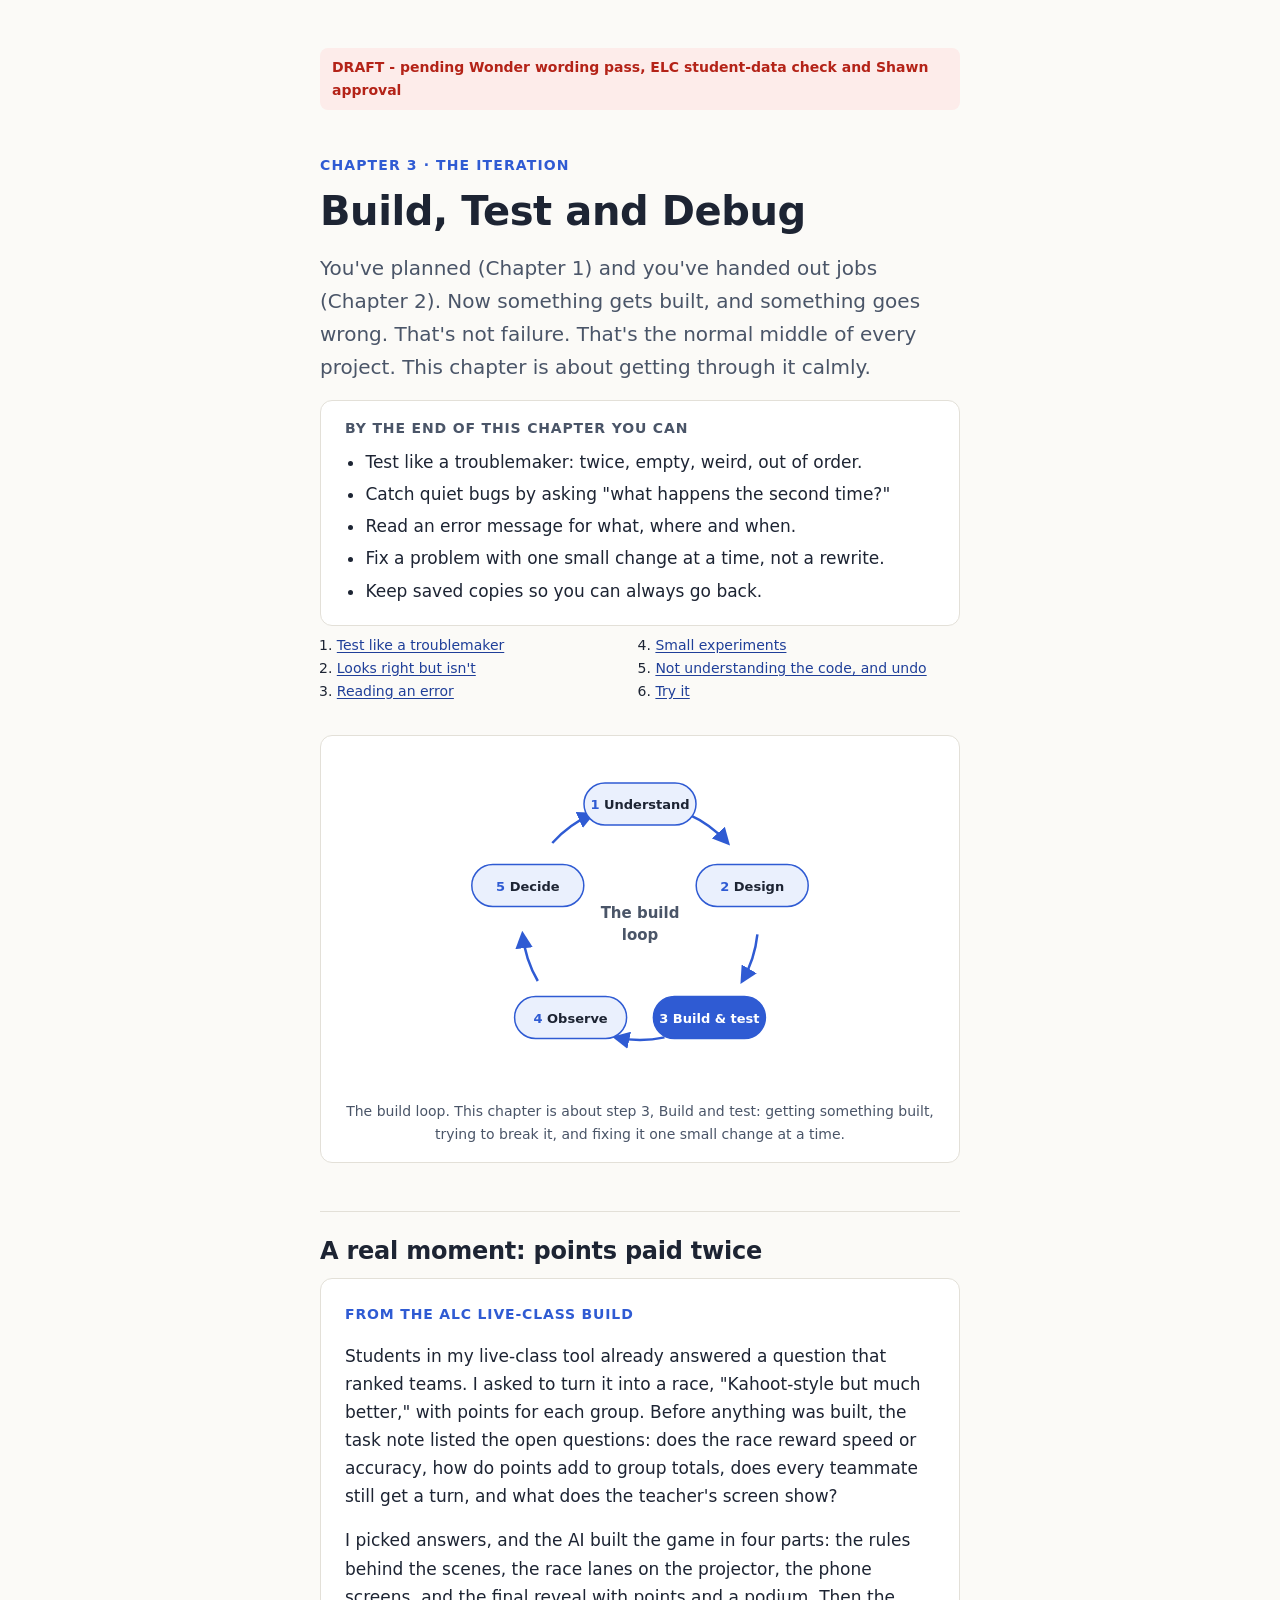
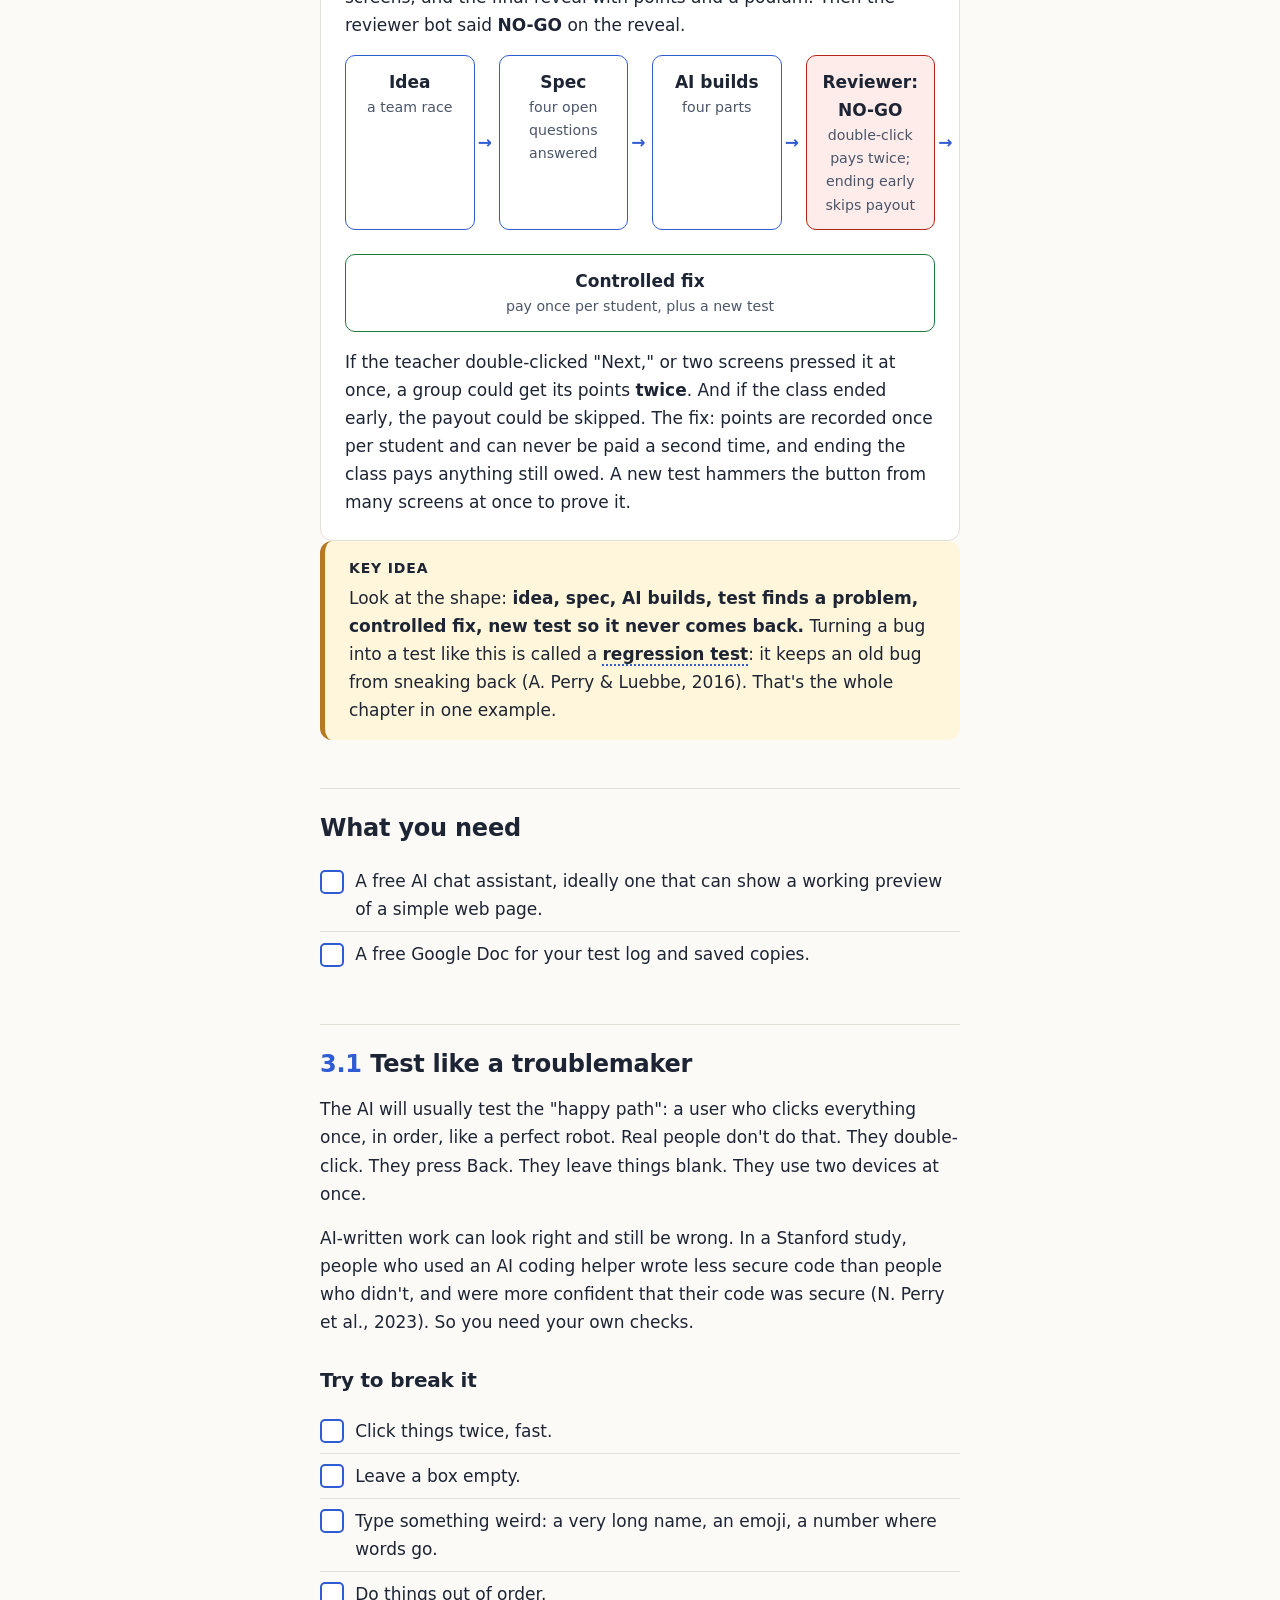
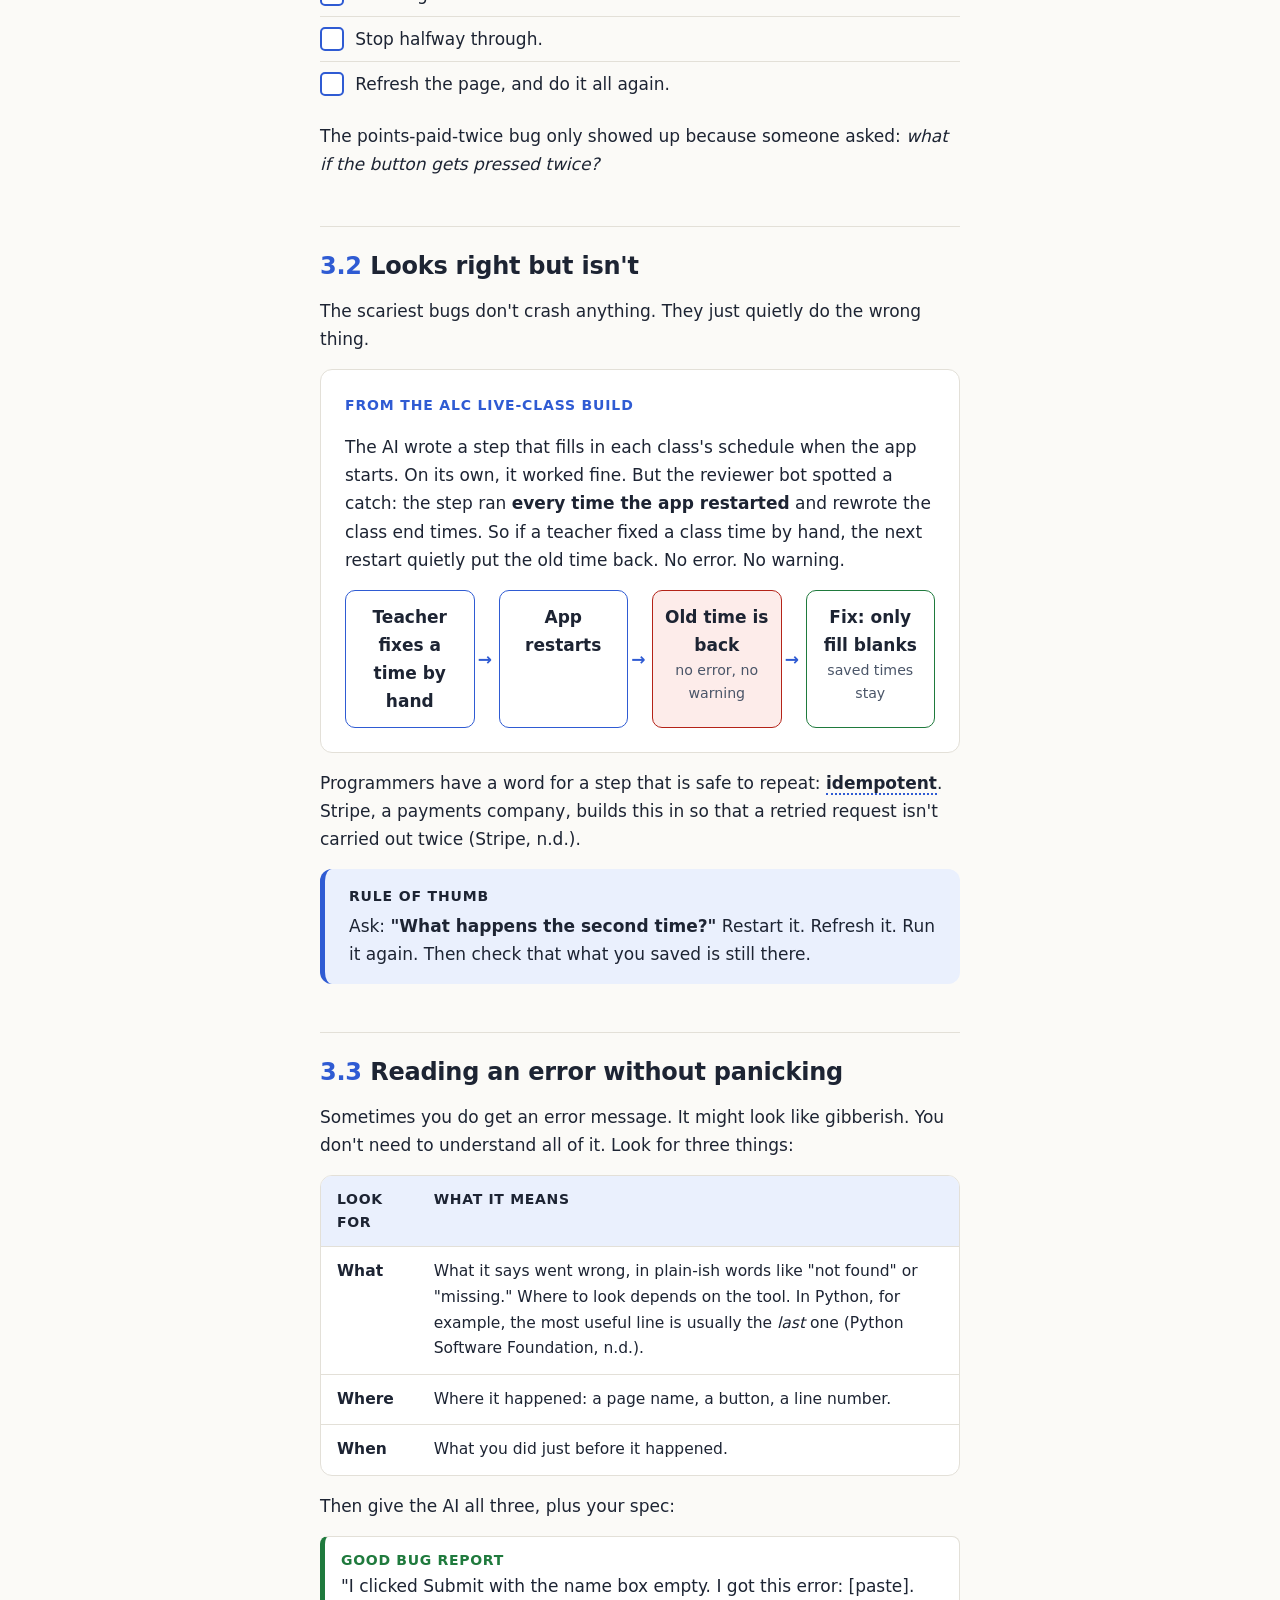
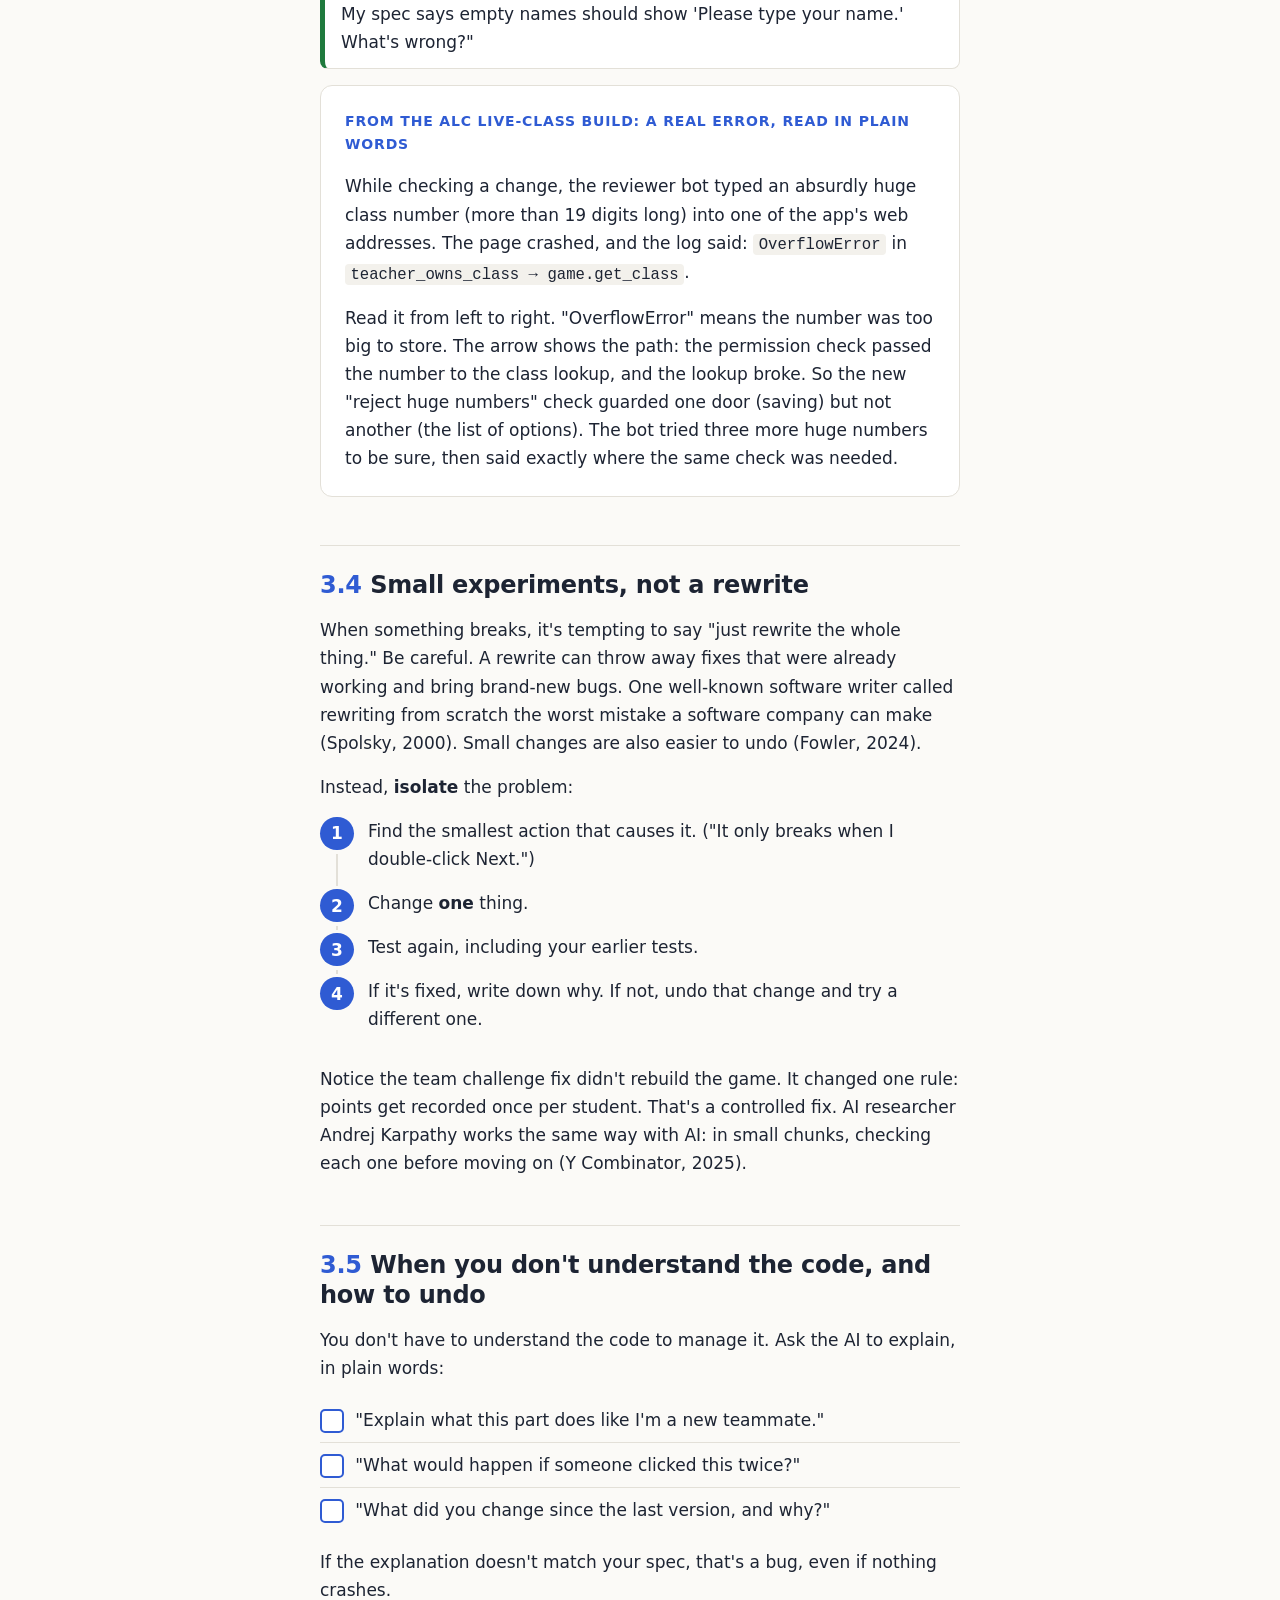
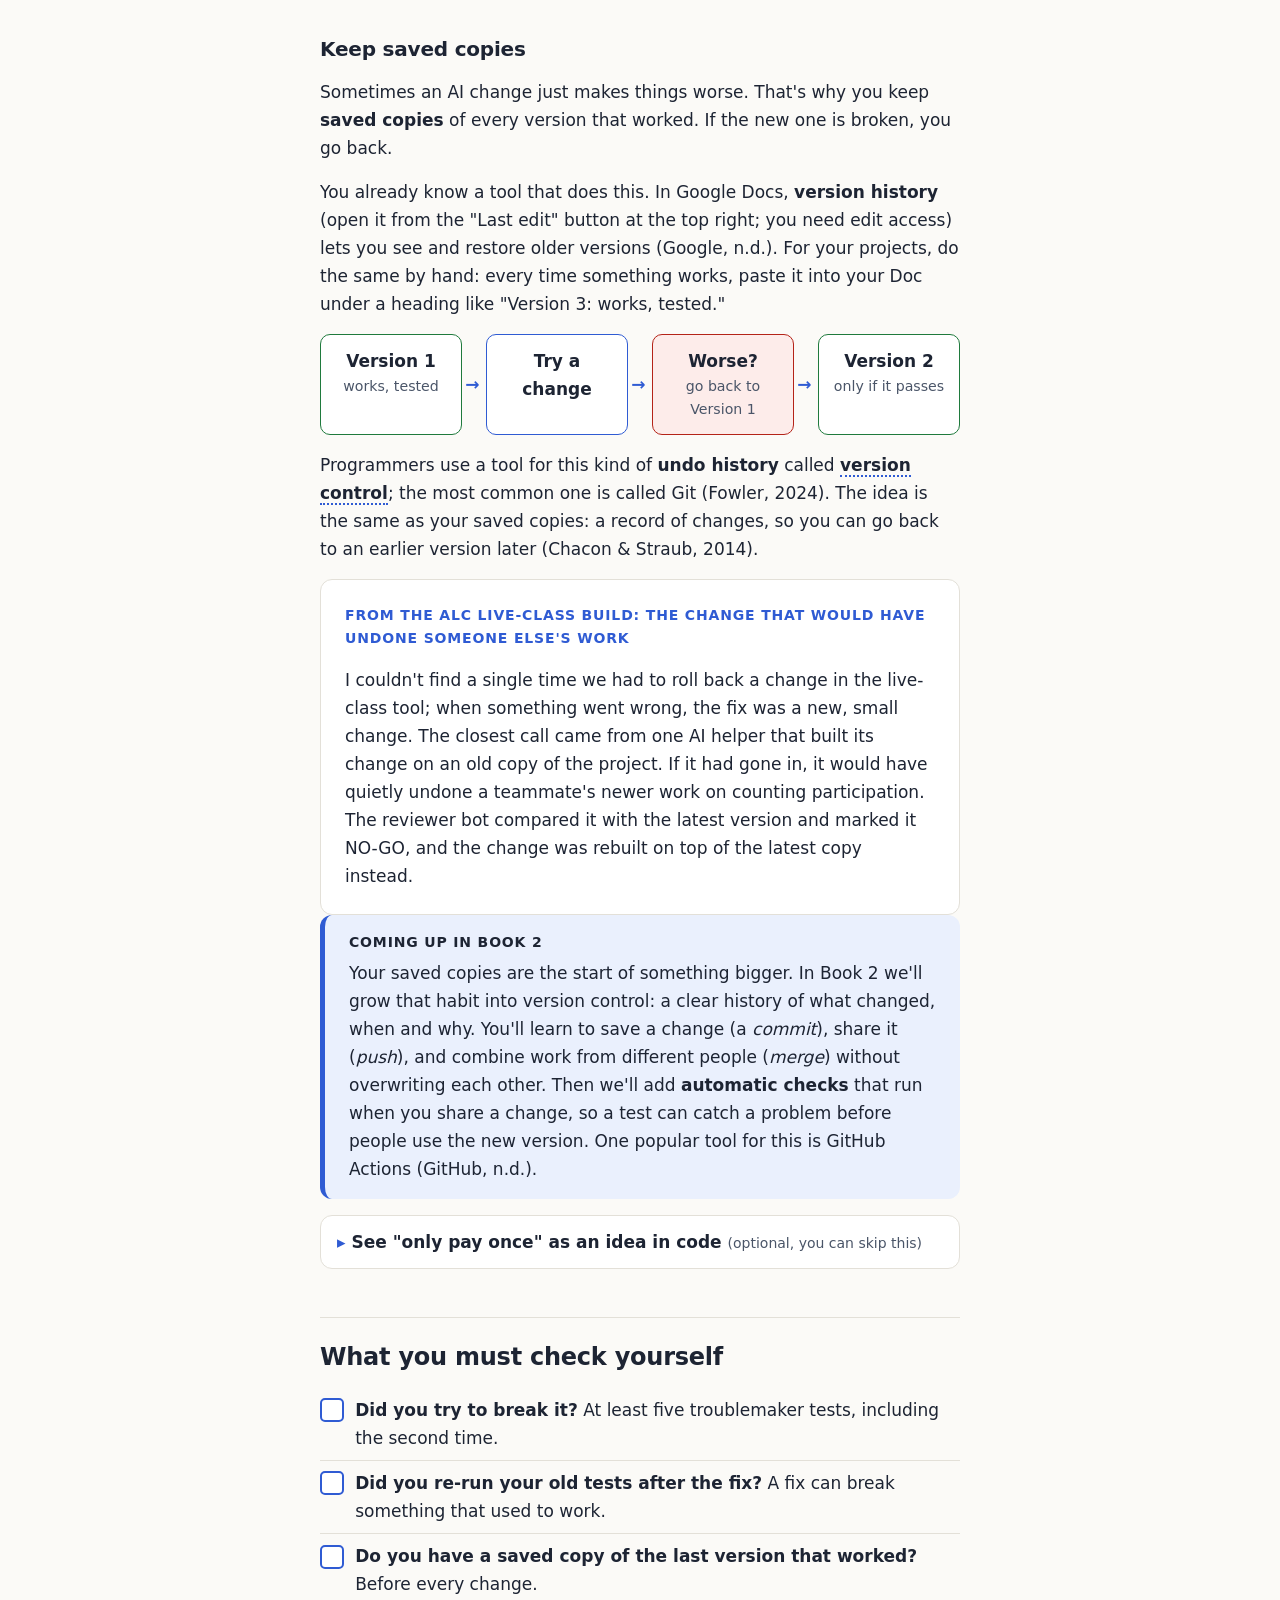
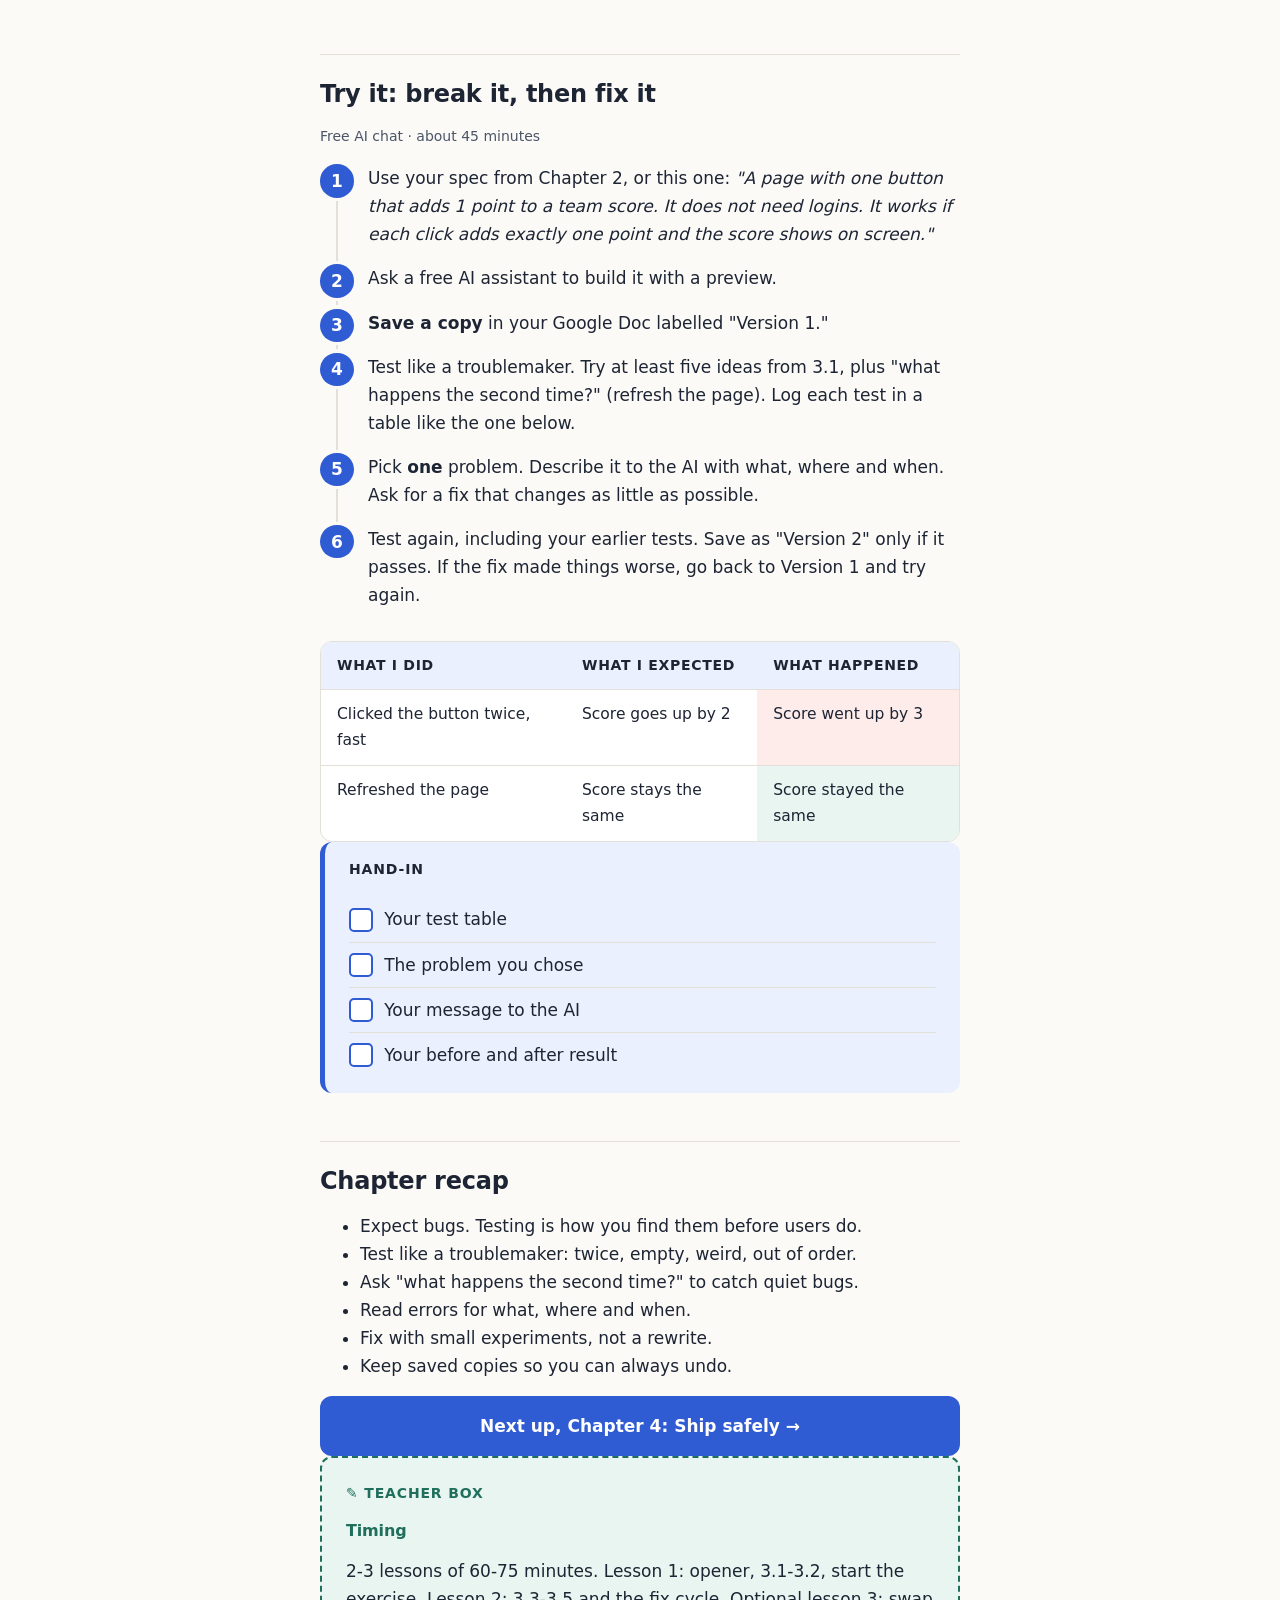
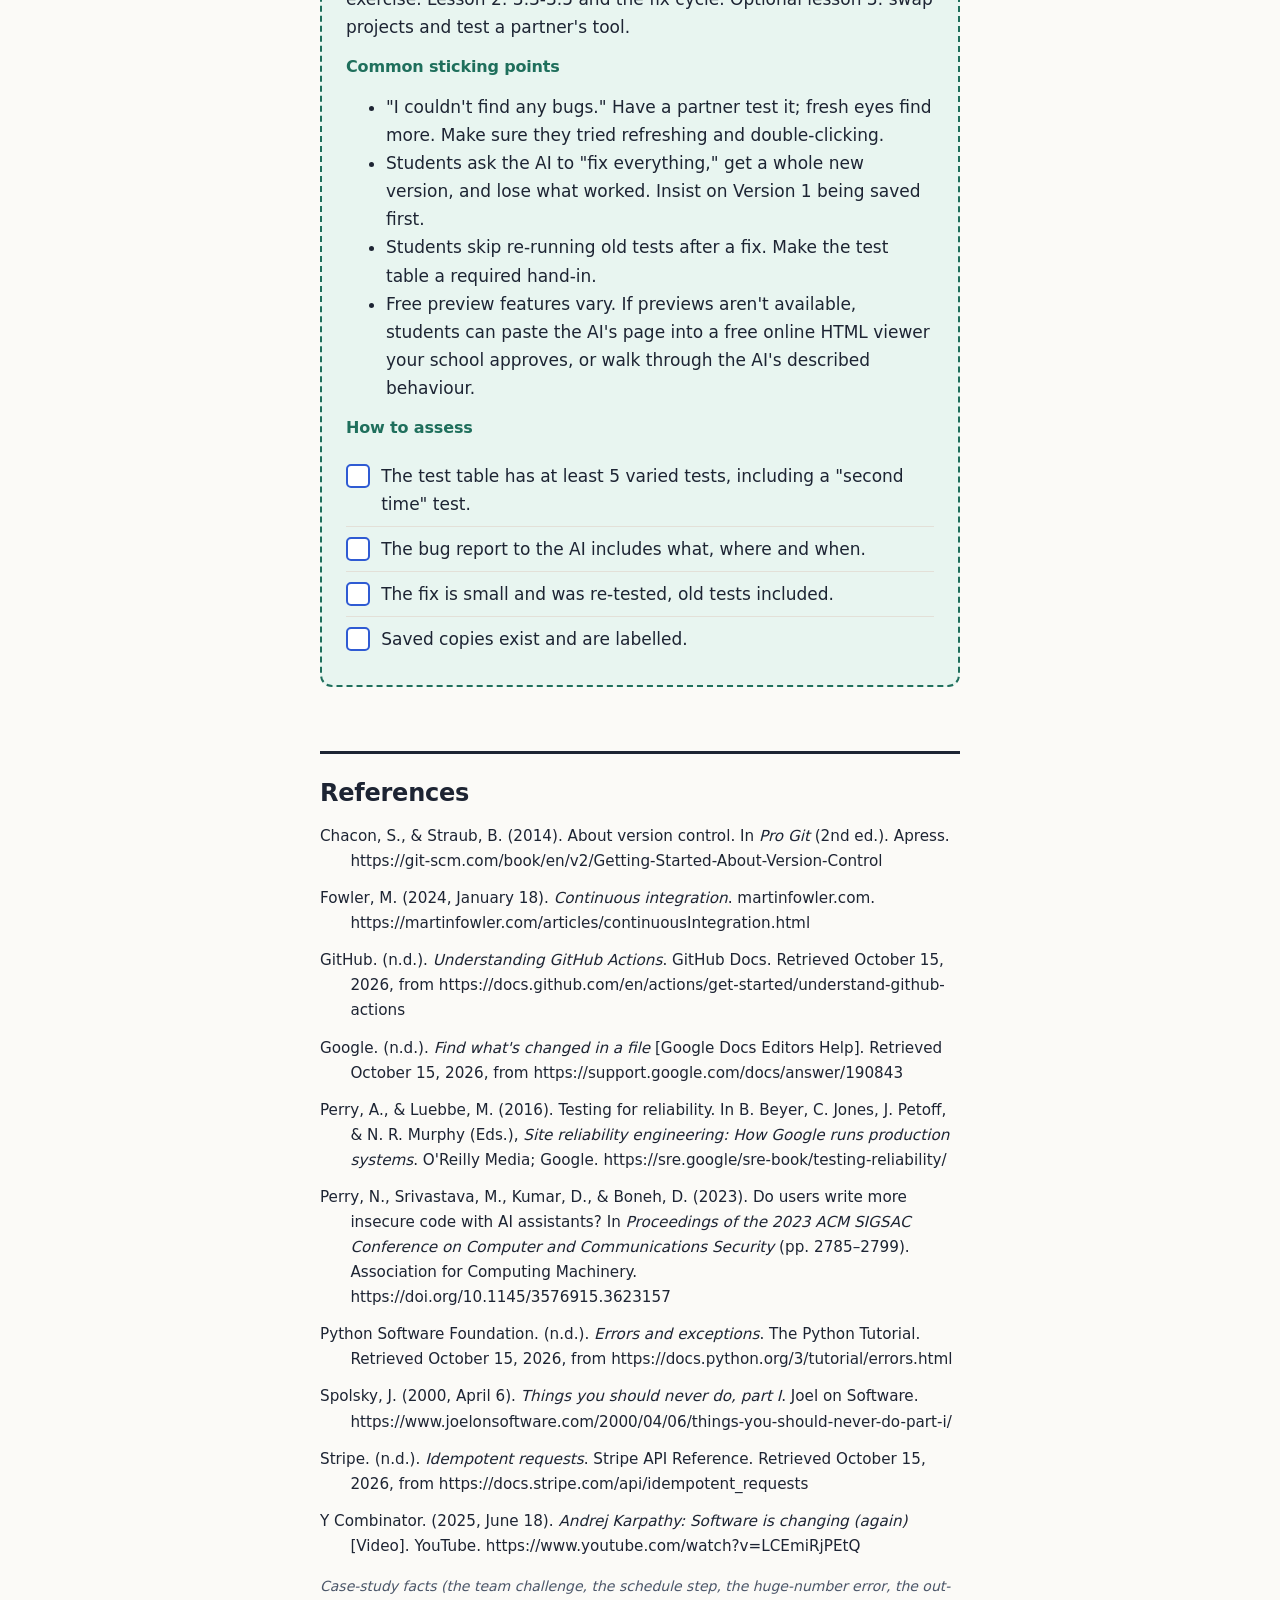
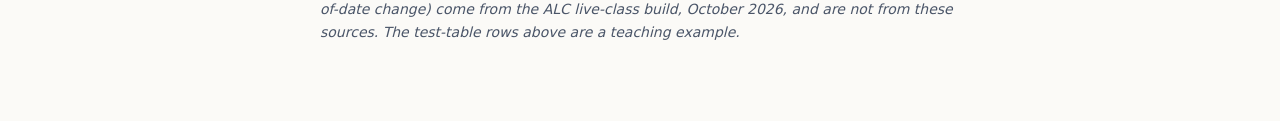
<file: ch3.html>
<!DOCTYPE html>
<html lang="en"><head><meta charset="utf-8"><meta name="viewport" content="width=device-width, initial-scale=1">
<title>Chapter 3: Build, Test and Debug</title><link rel="stylesheet" href="guide.css"></head>
<body><main class="page">
<p class="draft">DRAFT - pending Wonder wording pass, ELC student-data check and Shawn approval</p>

<header class="ch-header">
  <span class="ch-kicker">Chapter 3 · The iteration</span>
  <h1>Build, Test and Debug</h1>
  <p class="lead">You've planned (Chapter 1) and you've handed out jobs (Chapter 2). Now something gets built, and something goes wrong. That's not failure. That's the normal middle of every project. This chapter is about getting through it calmly.</p>
  <section class="goals" aria-label="Learning goals">
    <h2>By the end of this chapter you can</h2>
    <ul>
      <li>Test like a troublemaker: twice, empty, weird, out of order.</li>
      <li>Catch quiet bugs by asking "what happens the second time?"</li>
      <li>Read an error message for what, where and when.</li>
      <li>Fix a problem with one small change at a time, not a rewrite.</li>
      <li>Keep saved copies so you can always go back.</li>
    </ul>
  </section>
  <nav class="toc" aria-label="In this chapter"><ol>
    <li><a href="#s31">Test like a troublemaker</a></li><li><a href="#s32">Looks right but isn't</a></li>
    <li><a href="#s33">Reading an error</a></li><li><a href="#s34">Small experiments</a></li>
    <li><a href="#s35">Not understanding the code, and undo</a></li><li><a href="#try">Try it</a></li>
  </ol></nav>
</header>

<figure class="cycle">
<svg class="cycle-svg" viewBox="0 0 360 340" role="img" aria-labelledby="loop-t loop-d"><title id="loop-t">The build loop</title><desc id="loop-d">Five steps in a circle: 1 Understand, 2 Design the smallest useful piece, 3 Build and test, 4 Observe, 5 Decide what changes, then back to Understand.</desc>
<defs><marker id="arw" viewBox="0 0 10 10" refX="8" refY="5" markerWidth="7" markerHeight="7" orient="auto-start-reverse"><path d="M0,0 L10,5 L0,10 z" fill="var(--c-accent)"/></marker></defs>
<path d="M228.0,62.2 A118,118 0 0 1 267.7,91.0" fill="none" stroke="var(--c-accent)" stroke-width="2.5" marker-end="url(#arw)"/>
<path d="M297.4,182.3 A118,118 0 0 1 282.2,229.0" fill="none" stroke="var(--c-accent)" stroke-width="2.5" marker-end="url(#arw)"/>
<path d="M204.5,285.4 A118,118 0 0 1 155.5,285.4" fill="none" stroke="var(--c-accent)" stroke-width="2.5" marker-end="url(#arw)"/>
<path d="M77.8,229.0 A118,118 0 0 1 62.6,182.3" fill="none" stroke="var(--c-accent)" stroke-width="2.5" marker-end="url(#arw)"/>
<path d="M92.3,91.0 A118,118 0 0 1 132.0,62.2" fill="none" stroke="var(--c-accent)" stroke-width="2.5" marker-end="url(#arw)"/>
<g class="cy-node"><rect x="124.0" y="31.0" width="112" height="42" rx="21"/><text x="180.0" y="57.0" text-anchor="middle"><tspan class="cy-n">1</tspan> Understand</text></g>
<g class="cy-node"><rect x="236.2" y="112.5" width="112" height="42" rx="21"/><text x="292.2" y="138.5" text-anchor="middle"><tspan class="cy-n">2</tspan> Design</text></g>
<g class="cy-node on"><rect x="193.4" y="244.5" width="112" height="42" rx="21"/><text x="249.4" y="270.5" text-anchor="middle"><tspan class="cy-n">3</tspan> Build &amp; test</text></g>
<g class="cy-node"><rect x="54.6" y="244.5" width="112" height="42" rx="21"/><text x="110.6" y="270.5" text-anchor="middle"><tspan class="cy-n">4</tspan> Observe</text></g>
<g class="cy-node"><rect x="11.8" y="112.5" width="112" height="42" rx="21"/><text x="67.8" y="138.5" text-anchor="middle"><tspan class="cy-n">5</tspan> Decide</text></g>
<text x="180" y="166" text-anchor="middle" class="cy-mid">The build</text><text x="180" y="188" text-anchor="middle" class="cy-mid">loop</text></svg>
<figcaption>The build loop. This chapter is about step 3, Build and test: getting something built, trying to break it, and fixing it one small change at a time.</figcaption>
</figure>

<h2>A real moment: points paid twice</h2>
<div class="story">
  <span class="callout-label">From the ALC live-class build</span>
  <p>Students in my live-class tool already answered a question that ranked teams. I asked to turn it into a race, "Kahoot-style but much better," with points for each group. Before anything was built, the task note listed the open questions: does the race reward speed or accuracy, how do points add to group totals, does every teammate still get a turn, and what does the teacher's screen show?</p>
  <p>I picked answers, and the AI built the game in four parts: the rules behind the scenes, the race lanes on the projector, the phone screens, and the final reveal with points and a podium. Then the reviewer bot said <strong>NO-GO</strong> on the reveal.</p>
  <ol class="flow" aria-label="Team challenge timeline">
    <li>Idea<small>a team race</small></li>
    <li>Spec<small>four open questions answered</small></li>
    <li>AI builds<small>four parts</small></li>
    <li class="bad">Reviewer: NO-GO<small>double-click pays twice; ending early skips payout</small></li>
    <li class="good">Controlled fix<small>pay once per student, plus a new test</small></li>
  </ol>
  <p>If the teacher double-clicked "Next," or two screens pressed it at once, a group could get its points <strong>twice</strong>. And if the class ended early, the payout could be skipped. The fix: points are recorded once per student and can never be paid a second time, and ending the class pays anything still owed. A new test hammers the button from many screens at once to prove it.</p>
</div>
<div class="callout key">
  <span class="callout-label">Key idea</span>
  <p>Look at the shape: <strong>idea, spec, AI builds, test finds a problem, controlled fix, new test so it never comes back.</strong> Turning a bug into a test like this is called a <dfn>regression test</dfn>: it keeps an old bug from sneaking back (A. Perry &amp; Luebbe, 2016). That's the whole chapter in one example.</p>
</div>

<h2>What you need</h2>
<ul class="checklist">
  <li>A free AI chat assistant, ideally one that can show a working preview of a simple web page.</li>
  <li>A free Google Doc for your test log and saved copies.</li>
</ul>

<h2 id="s31"><span class="sec-num">3.1</span>Test like a troublemaker</h2>
<p>The AI will usually test the "happy path": a user who clicks everything once, in order, like a perfect robot. Real people don't do that. They double-click. They press Back. They leave things blank. They use two devices at once.</p>
<p>AI-written work can look right and still be wrong. In a Stanford study, people who used an AI coding helper wrote less secure code than people who didn't, and were more confident that their code was secure (N. Perry et al., 2023). So you need your own checks.</p>
<h3>Try to break it</h3>
<ul class="checklist">
  <li>Click things twice, fast.</li>
  <li>Leave a box empty.</li>
  <li>Type something weird: a very long name, an emoji, a number where words go.</li>
  <li>Do things out of order.</li>
  <li>Stop halfway through.</li>
  <li>Refresh the page, and do it all again.</li>
</ul>
<p>The points-paid-twice bug only showed up because someone asked: <em>what if the button gets pressed twice?</em></p>

<h2 id="s32"><span class="sec-num">3.2</span>Looks right but isn't</h2>
<p>The scariest bugs don't crash anything. They just quietly do the wrong thing.</p>
<div class="story">
  <span class="callout-label">From the ALC live-class build</span>
  <p>The AI wrote a step that fills in each class's schedule when the app starts. On its own, it worked fine. But the reviewer bot spotted a catch: the step ran <strong>every time the app restarted</strong> and rewrote the class end times. So if a teacher fixed a class time by hand, the next restart quietly put the old time back. No error. No warning.</p>
  <ol class="flow" aria-label="The quiet bug">
    <li>Teacher fixes a time by hand</li>
    <li>App restarts</li>
    <li class="bad">Old time is back<small>no error, no warning</small></li>
    <li class="good">Fix: only fill blanks<small>saved times stay</small></li>
  </ol>
</div>
<p>Programmers have a word for a step that is safe to repeat: <dfn>idempotent</dfn>. Stripe, a payments company, builds this in so that a retried request isn't carried out twice (Stripe, n.d.).</p>
<div class="callout">
  <span class="callout-label">Rule of thumb</span>
  <p>Ask: <strong>"What happens the second time?"</strong> Restart it. Refresh it. Run it again. Then check that what you saved is still there.</p>
</div>

<h2 id="s33"><span class="sec-num">3.3</span>Reading an error without panicking</h2>
<p>Sometimes you do get an error message. It might look like gibberish. You don't need to understand all of it. Look for three things:</p>
<div class="table-wrap"><table>
  <thead><tr><th>Look for</th><th>What it means</th></tr></thead>
  <tbody>
    <tr><td><strong>What</strong></td><td>What it says went wrong, in plain-ish words like "not found" or "missing." Where to look depends on the tool. In Python, for example, the most useful line is usually the <em>last</em> one (Python Software Foundation, n.d.).</td></tr>
    <tr><td><strong>Where</strong></td><td>Where it happened: a page name, a button, a line number.</td></tr>
    <tr><td><strong>When</strong></td><td>What you did just before it happened.</td></tr>
  </tbody>
</table></div>
<p>Then give the AI all three, plus your spec:</p>
<p class="prompt good"><b>Good bug report</b>"I clicked Submit with the name box empty. I got this error: [paste]. My spec says empty names should show 'Please type your name.' What's wrong?"</p>
<div class="story">
  <span class="callout-label">From the ALC live-class build: a real error, read in plain words</span>
  <p>While checking a change, the reviewer bot typed an absurdly huge class number (more than 19 digits long) into one of the app's web addresses. The page crashed, and the log said: <code>OverflowError</code> in <code>teacher_owns_class → game.get_class</code>.</p>
  <p>Read it from left to right. "OverflowError" means the number was too big to store. The arrow shows the path: the permission check passed the number to the class lookup, and the lookup broke. So the new "reject huge numbers" check guarded one door (saving) but not another (the list of options). The bot tried three more huge numbers to be sure, then said exactly where the same check was needed.</p>
</div>

<h2 id="s34"><span class="sec-num">3.4</span>Small experiments, not a rewrite</h2>
<p>When something breaks, it's tempting to say "just rewrite the whole thing." Be careful. A rewrite can throw away fixes that were already working and bring brand-new bugs. One well-known software writer called rewriting from scratch the worst mistake a software company can make (Spolsky, 2000). Small changes are also easier to undo (Fowler, 2024).</p>
<p>Instead, <strong>isolate</strong> the problem:</p>
<ol class="steps">
  <li>Find the smallest action that causes it. ("It only breaks when I double-click Next.")</li>
  <li>Change <strong>one</strong> thing.</li>
  <li>Test again, including your earlier tests.</li>
  <li>If it's fixed, write down why. If not, undo that change and try a different one.</li>
</ol>
<p>Notice the team challenge fix didn't rebuild the game. It changed one rule: points get recorded once per student. That's a controlled fix. AI researcher Andrej Karpathy works the same way with AI: in small chunks, checking each one before moving on (Y Combinator, 2025).</p>

<h2 id="s35"><span class="sec-num">3.5</span>When you don't understand the code, and how to undo</h2>
<p>You don't have to understand the code to manage it. Ask the AI to explain, in plain words:</p>
<ul class="checklist">
  <li>"Explain what this part does like I'm a new teammate."</li>
  <li>"What would happen if someone clicked this twice?"</li>
  <li>"What did you change since the last version, and why?"</li>
</ul>
<p>If the explanation doesn't match your spec, that's a bug, even if nothing crashes.</p>
<h3>Keep saved copies</h3>
<p>Sometimes an AI change just makes things worse. That's why you keep <strong>saved copies</strong> of every version that worked. If the new one is broken, you go back.</p>
<p>You already know a tool that does this. In Google Docs, <strong>version history</strong> (open it from the "Last edit" button at the top right; you need edit access) lets you see and restore older versions (Google, n.d.). For your projects, do the same by hand: every time something works, paste it into your Doc under a heading like "Version 3: works, tested."</p>
<ol class="flow" aria-label="Saved copies">
  <li class="good">Version 1<small>works, tested</small></li><li>Try a change</li><li class="bad">Worse?<small>go back to Version 1</small></li><li class="good">Version 2<small>only if it passes</small></li>
</ol>
<p>Programmers use a tool for this kind of <strong>undo history</strong> called <dfn>version control</dfn>; the most common one is called Git (Fowler, 2024). The idea is the same as your saved copies: a record of changes, so you can go back to an earlier version later (Chacon &amp; Straub, 2014).</p>
<div class="story">
  <span class="callout-label">From the ALC live-class build: the change that would have undone someone else's work</span>
  <p>I couldn't find a single time we had to roll back a change in the live-class tool; when something went wrong, the fix was a new, small change. The closest call came from one AI helper that built its change on an old copy of the project. If it had gone in, it would have quietly undone a teammate's newer work on counting participation. The reviewer bot compared it with the latest version and marked it NO-GO, and the change was rebuilt on top of the latest copy instead.</p>
</div>
<div class="callout">
  <span class="callout-label">Coming up in Book 2</span>
  <p>Your saved copies are the start of something bigger. In Book 2 we'll grow that habit into version control: a clear history of what changed, when and why. You'll learn to save a change (a <em>commit</em>), share it (<em>push</em>), and combine work from different people (<em>merge</em>) without overwriting each other. Then we'll add <strong>automatic checks</strong> that run when you share a change, so a test can catch a problem before people use the new version. One popular tool for this is GitHub Actions (GitHub, n.d.).</p>
</div>
<details>
  <summary>See "only pay once" as an idea in code <span class="opt">(optional, you can skip this)</span></summary>
  <div>
<pre>if student has not been paid yet:
    add points
    mark student as paid</pre>
  <p class="small">The check "has not been paid yet" is what stops a double-click from paying twice. You don't need this for anything in the course.</p>
  </div>
</details>

<h2>What you must check yourself</h2>
<ul class="checklist">
  <li><strong>Did you try to break it?</strong> At least five troublemaker tests, including the second time.</li>
  <li><strong>Did you re-run your old tests after the fix?</strong> A fix can break something that used to work.</li>
  <li><strong>Do you have a saved copy of the last version that worked?</strong> Before every change.</li>
</ul>

<h2 id="try">Try it: break it, then fix it</h2>
<p class="small">Free AI chat · about 45 minutes</p>
<ol class="steps">
  <li>Use your spec from Chapter 2, or this one: <em>"A page with one button that adds 1 point to a team score. It does not need logins. It works if each click adds exactly one point and the score shows on screen."</em></li>
  <li>Ask a free AI assistant to build it with a preview.</li>
  <li><strong>Save a copy</strong> in your Google Doc labelled "Version 1."</li>
  <li>Test like a troublemaker. Try at least five ideas from 3.1, plus "what happens the second time?" (refresh the page). Log each test in a table like the one below.</li>
  <li>Pick <strong>one</strong> problem. Describe it to the AI with what, where and when. Ask for a fix that changes as little as possible.</li>
  <li>Test again, including your earlier tests. Save as "Version 2" only if it passes. If the fix made things worse, go back to Version 1 and try again.</li>
</ol>
<div class="table-wrap"><table>
  <thead><tr><th>What I did</th><th>What I expected</th><th>What happened</th></tr></thead>
  <tbody>
    <tr><td>Clicked the button twice, fast</td><td>Score goes up by 2</td><td class="bad">Score went up by 3</td></tr>
    <tr><td>Refreshed the page</td><td>Score stays the same</td><td class="good">Score stayed the same</td></tr>
  </tbody>
</table></div>
<div class="callout">
  <span class="callout-label">Hand-in</span>
  <ul class="checklist"><li>Your test table</li><li>The problem you chose</li><li>Your message to the AI</li><li>Your before and after result</li></ul>
</div>

<h2>Chapter recap</h2>
<ul>
  <li>Expect bugs. Testing is how you find them before users do.</li>
  <li>Test like a troublemaker: twice, empty, weird, out of order.</li>
  <li>Ask "what happens the second time?" to catch quiet bugs.</li>
  <li>Read errors for what, where and when.</li>
  <li>Fix with small experiments, not a rewrite.</li>
  <li>Keep saved copies so you can always undo.</li>
</ul>
<a class="next" href="ch4.html">Next up, Chapter 4: Ship safely →</a>

<aside class="teacher" aria-label="Teacher box">
  <span class="callout-label">Teacher box</span>
  <h3>Timing</h3>
  <p>2-3 lessons of 60-75 minutes. Lesson 1: opener, 3.1-3.2, start the exercise. Lesson 2: 3.3-3.5 and the fix cycle. Optional lesson 3: swap projects and test a partner's tool.</p>
  <h3>Common sticking points</h3>
  <ul>
    <li>"I couldn't find any bugs." Have a partner test it; fresh eyes find more. Make sure they tried refreshing and double-clicking.</li>
    <li>Students ask the AI to "fix everything," get a whole new version, and lose what worked. Insist on Version 1 being saved first.</li>
    <li>Students skip re-running old tests after a fix. Make the test table a required hand-in.</li>
    <li>Free preview features vary. If previews aren't available, students can paste the AI's page into a free online HTML viewer your school approves, or walk through the AI's described behaviour.</li>
  </ul>
  <h3>How to assess</h3>
  <ul class="checklist">
    <li>The test table has at least 5 varied tests, including a "second time" test.</li>
    <li>The bug report to the AI includes what, where and when.</li>
    <li>The fix is small and was re-tested, old tests included.</li>
    <li>Saved copies exist and are labelled.</li>
  </ul>
</aside>

<section class="references" aria-labelledby="refs">
<h2 id="refs">References</h2>
<ul>
<li>Chacon, S., &amp; Straub, B. (2014). About version control. In <em>Pro Git</em> (2nd ed.). Apress. https://git-scm.com/book/en/v2/Getting-Started-About-Version-Control</li>
<li>Fowler, M. (2024, January 18). <em>Continuous integration</em>. martinfowler.com. https://martinfowler.com/articles/continuousIntegration.html</li>
<li>GitHub. (n.d.). <em>Understanding GitHub Actions</em>. GitHub Docs. Retrieved October 15, 2026, from https://docs.github.com/en/actions/get-started/understand-github-actions</li>
<li>Google. (n.d.). <em>Find what's changed in a file</em> [Google Docs Editors Help]. Retrieved October 15, 2026, from https://support.google.com/docs/answer/190843</li>
<li>Perry, A., &amp; Luebbe, M. (2016). Testing for reliability. In B. Beyer, C. Jones, J. Petoff, &amp; N. R. Murphy (Eds.), <em>Site reliability engineering: How Google runs production systems</em>. O'Reilly Media; Google. https://sre.google/sre-book/testing-reliability/</li>
<li>Perry, N., Srivastava, M., Kumar, D., &amp; Boneh, D. (2023). Do users write more insecure code with AI assistants? In <em>Proceedings of the 2023 ACM SIGSAC Conference on Computer and Communications Security</em> (pp. 2785–2799). Association for Computing Machinery. https://doi.org/10.1145/3576915.3623157</li>
<li>Python Software Foundation. (n.d.). <em>Errors and exceptions</em>. The Python Tutorial. Retrieved October 15, 2026, from https://docs.python.org/3/tutorial/errors.html</li>
<li>Spolsky, J. (2000, April 6). <em>Things you should never do, part I</em>. Joel on Software. https://www.joelonsoftware.com/2000/04/06/things-you-should-never-do-part-i/</li>
<li>Stripe. (n.d.). <em>Idempotent requests</em>. Stripe API Reference. Retrieved October 15, 2026, from https://docs.stripe.com/api/idempotent_requests</li>
<li>Y Combinator. (2025, June 18). <em>Andrej Karpathy: Software is changing (again)</em> [Video]. YouTube. https://www.youtube.com/watch?v=LCEmiRjPEtQ</li>
</ul>
<p class="note">Case-study facts (the team challenge, the schedule step, the huge-number error, the out-of-date change) come from the ALC live-class build, October 2026, and are not from these sources. The test-table rows above are a teaching example.</p>
</section>

</main></body></html>
</file>
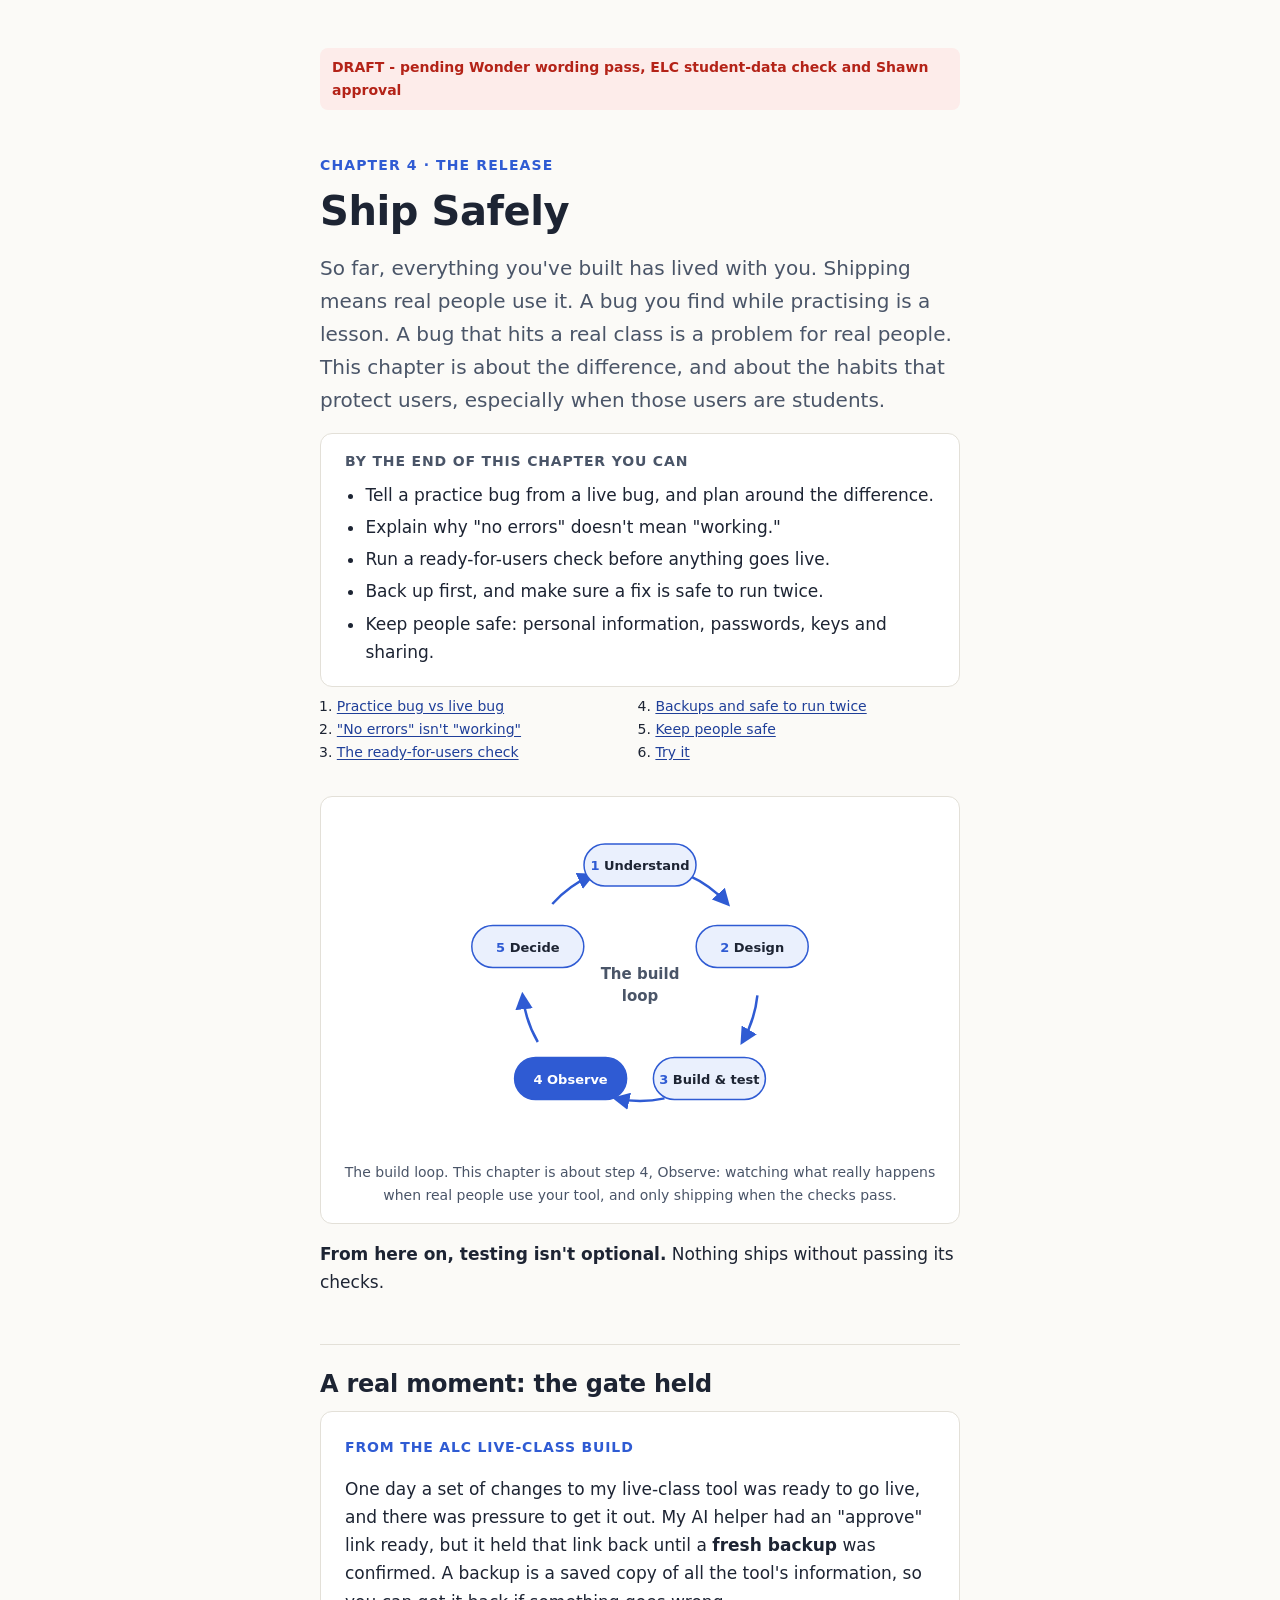
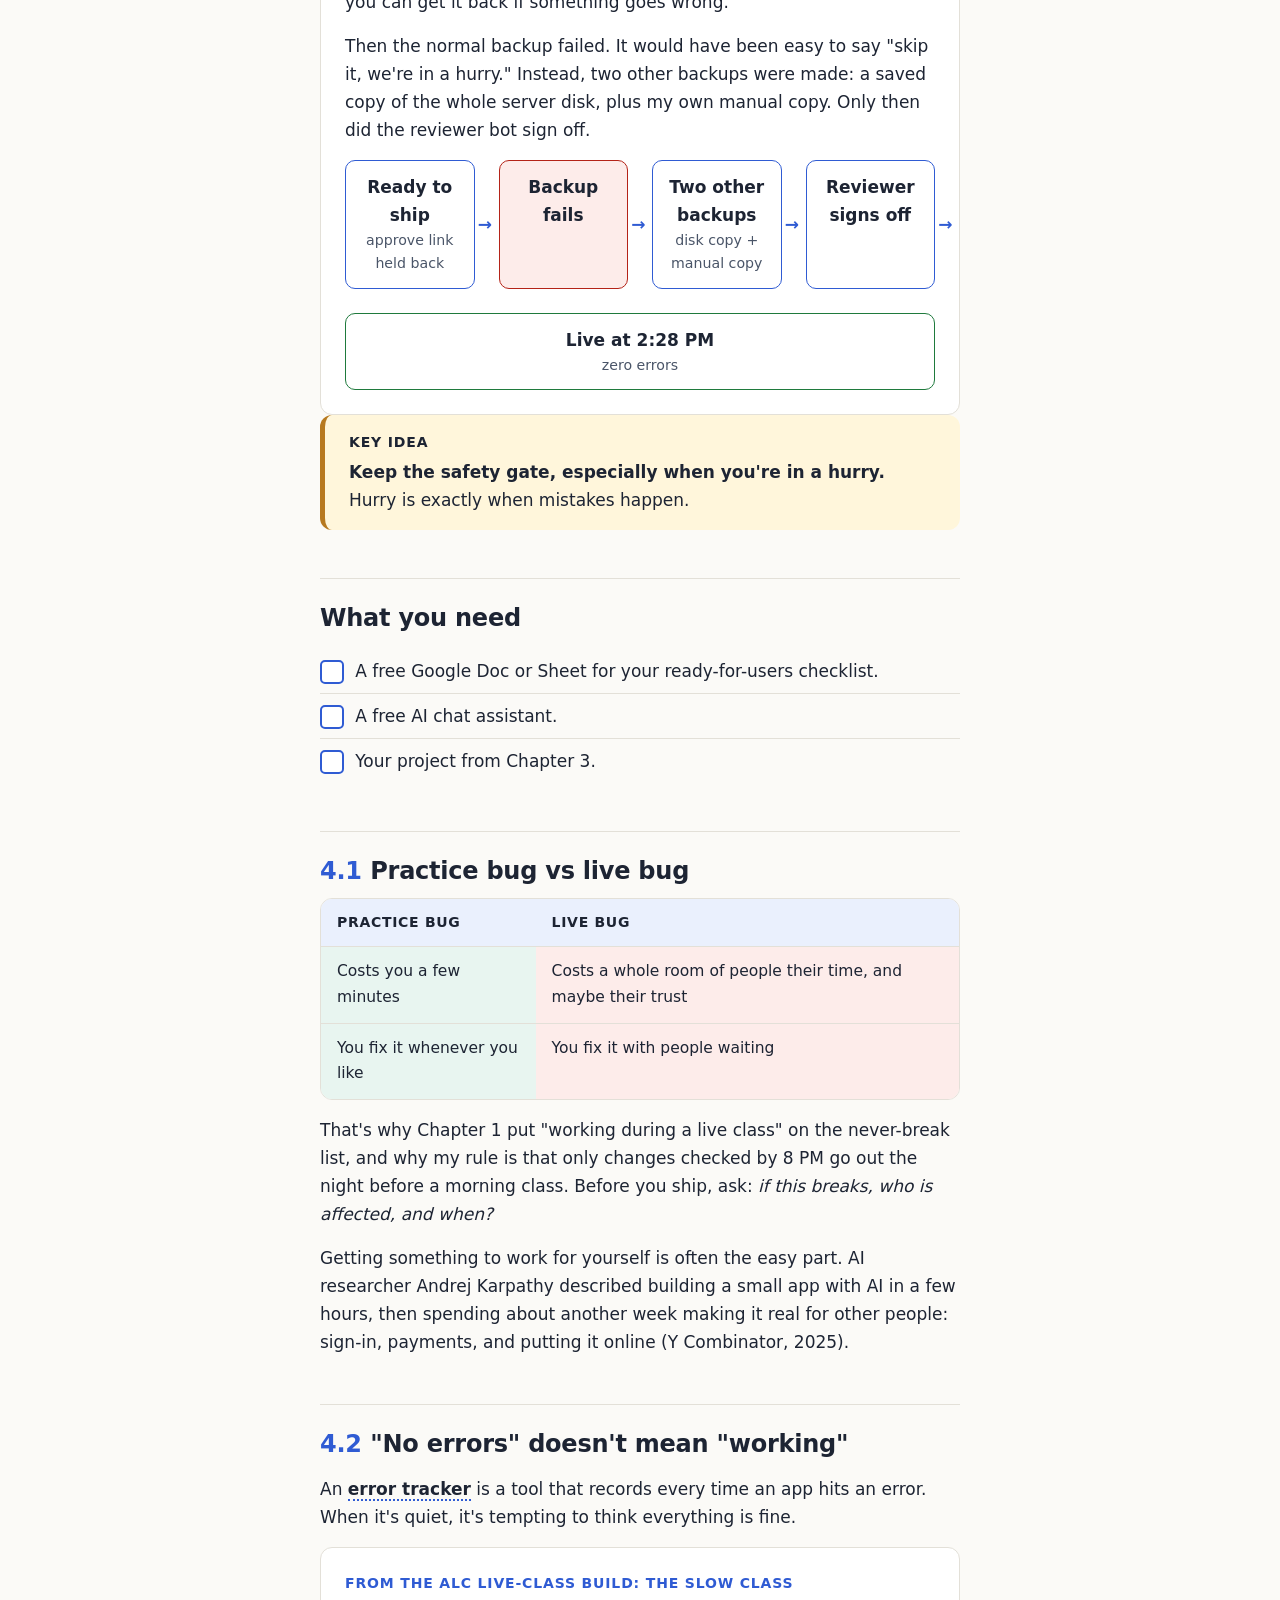
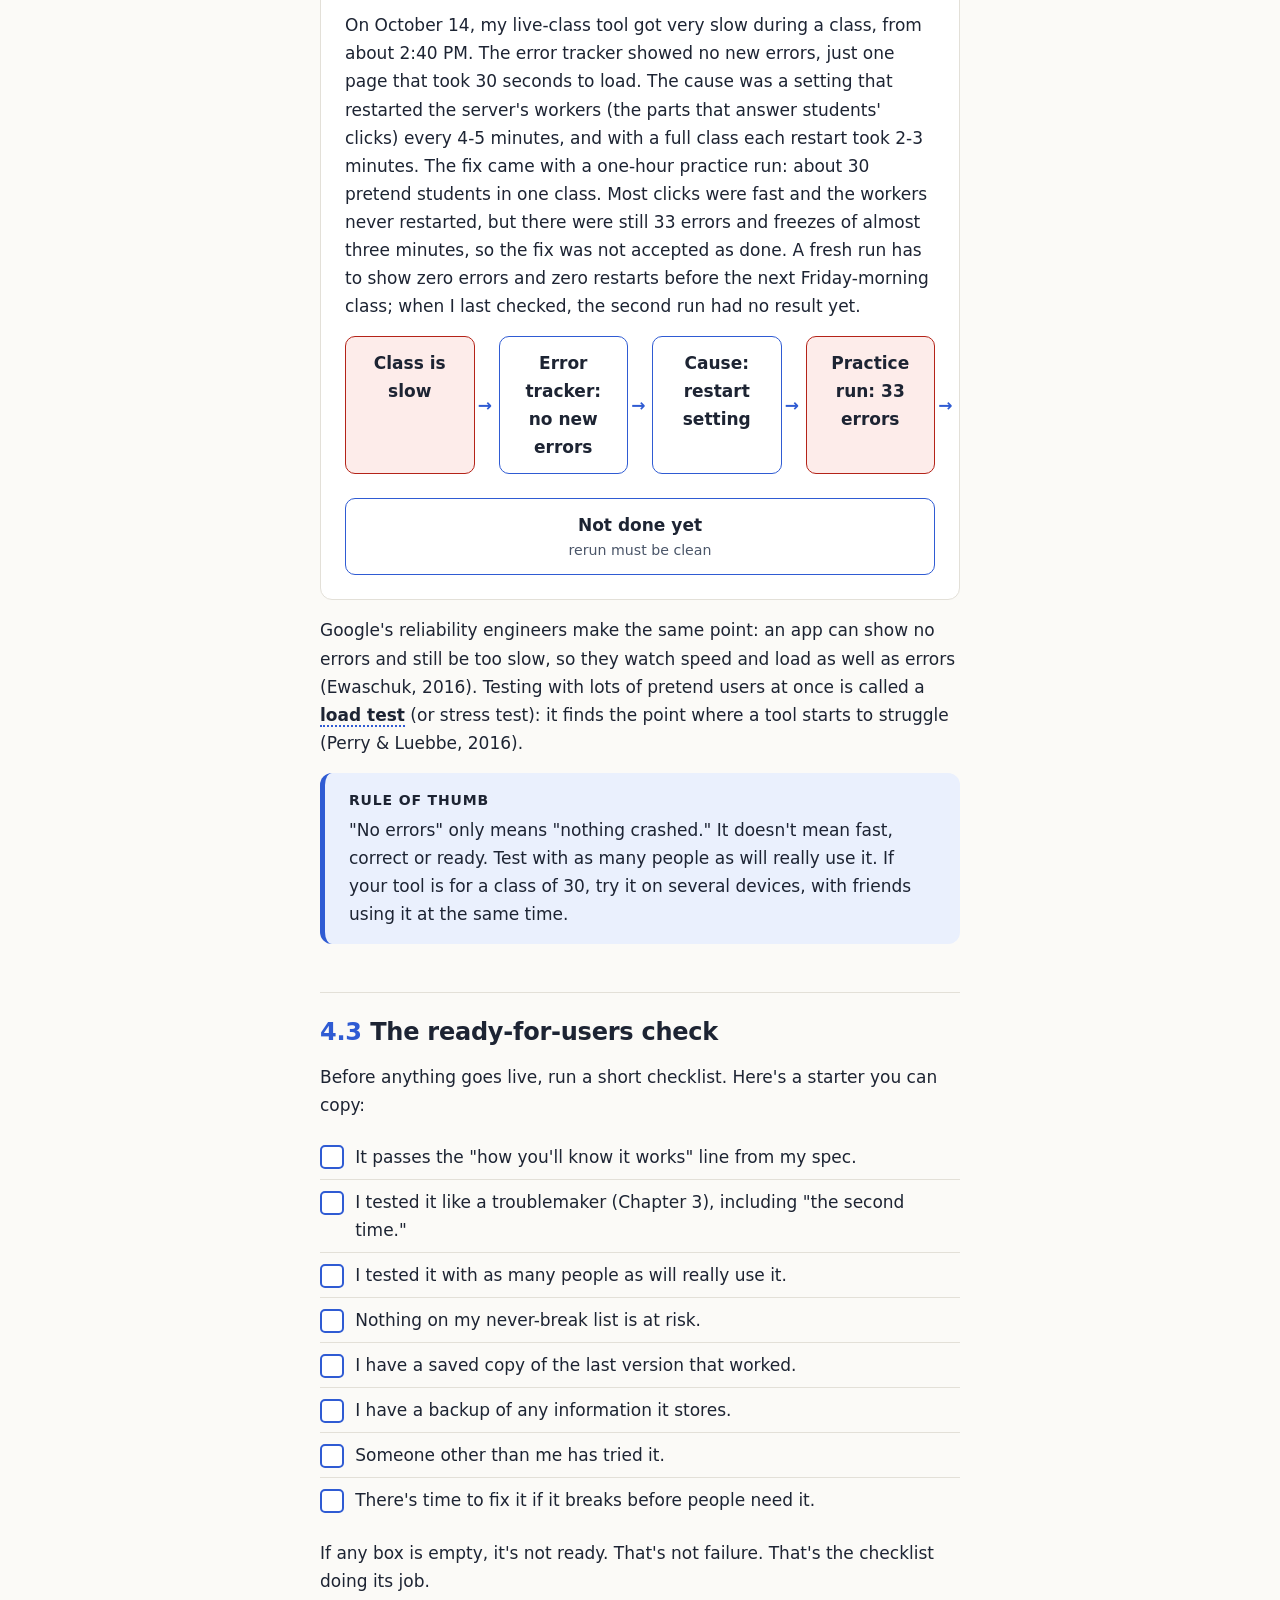
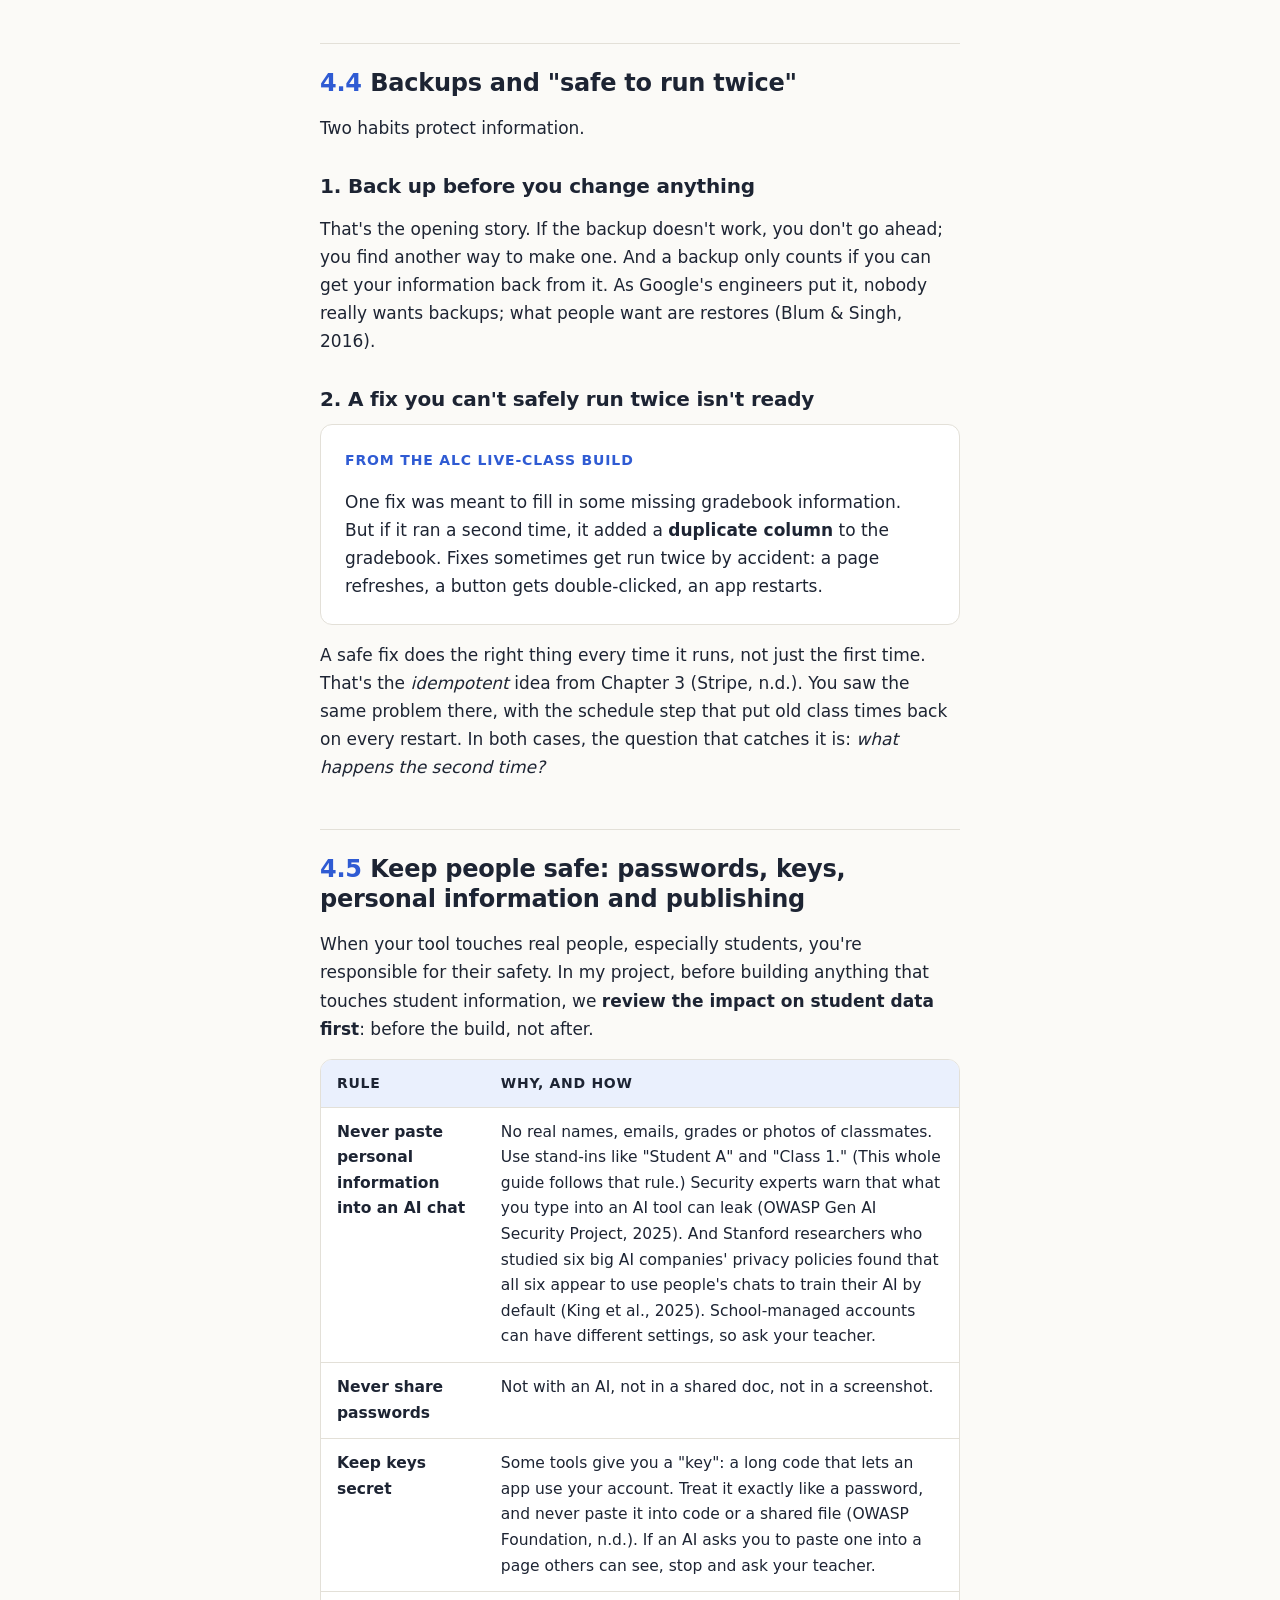
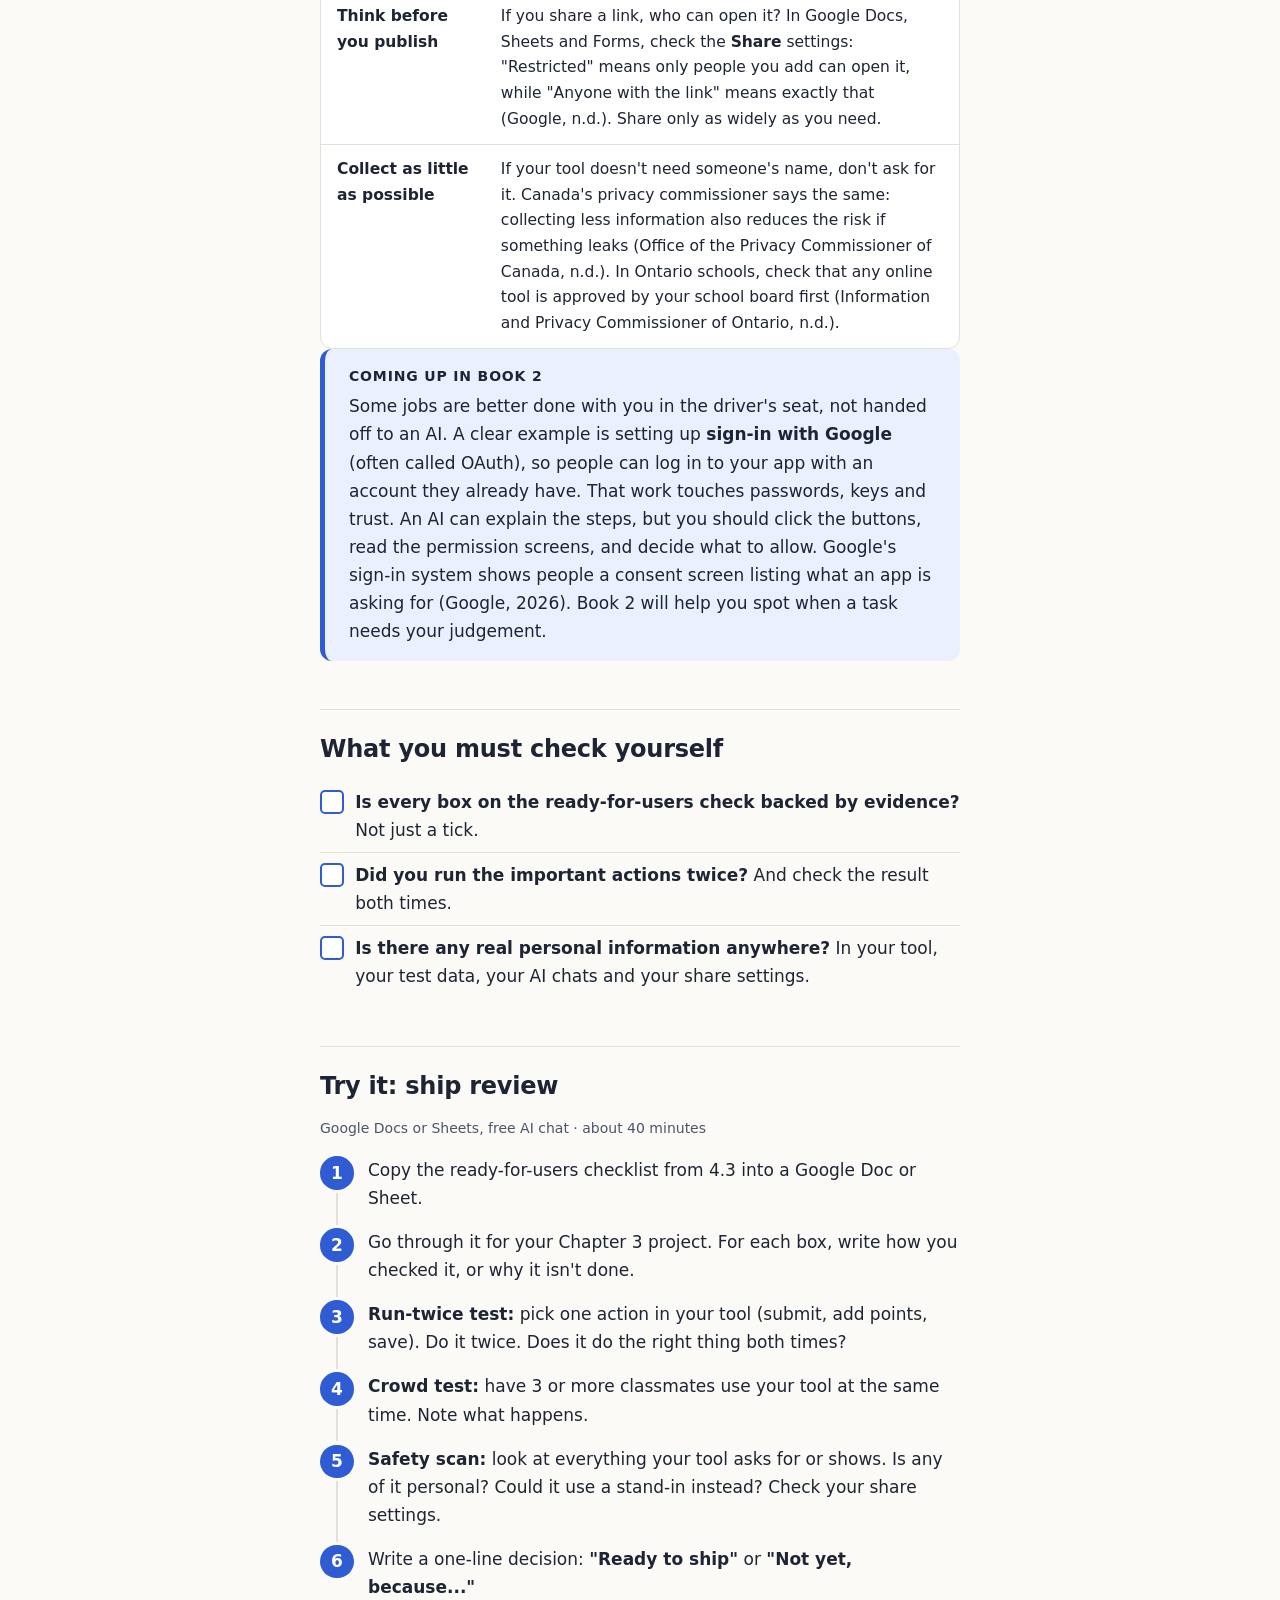
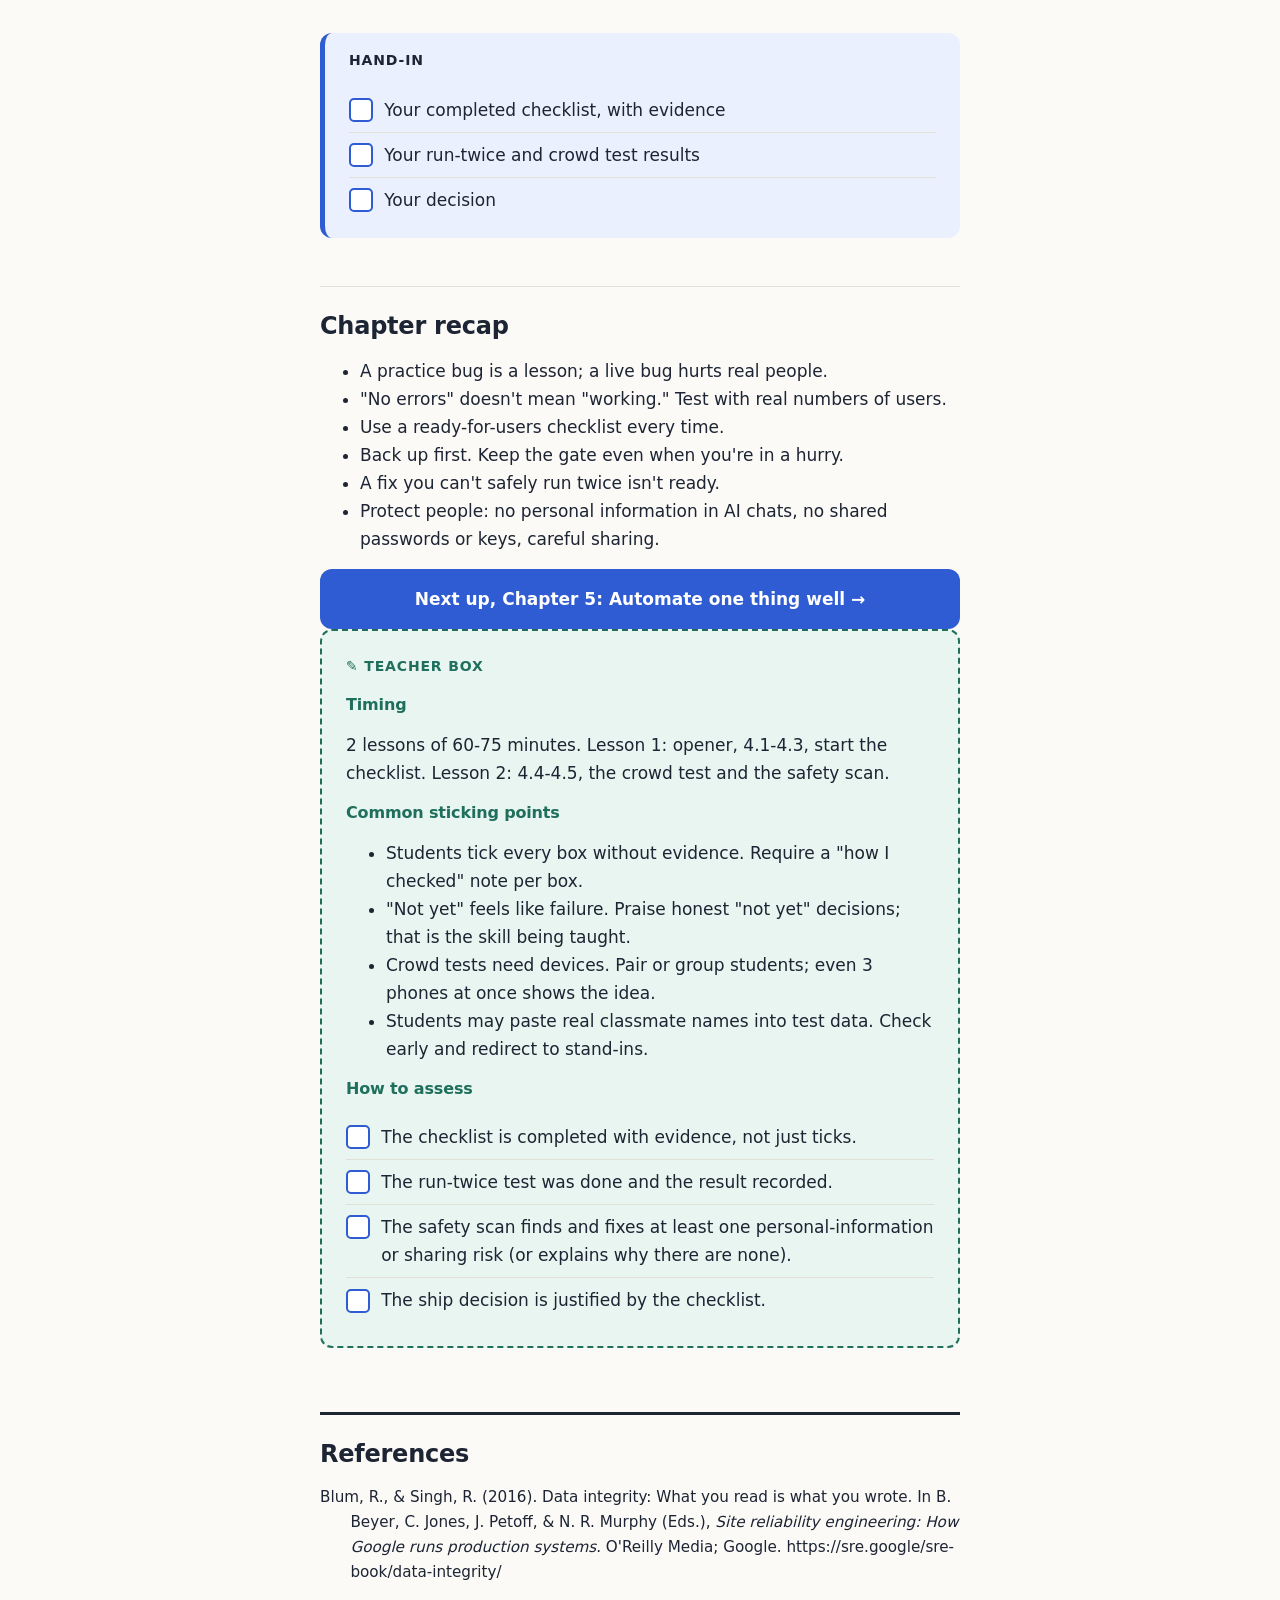
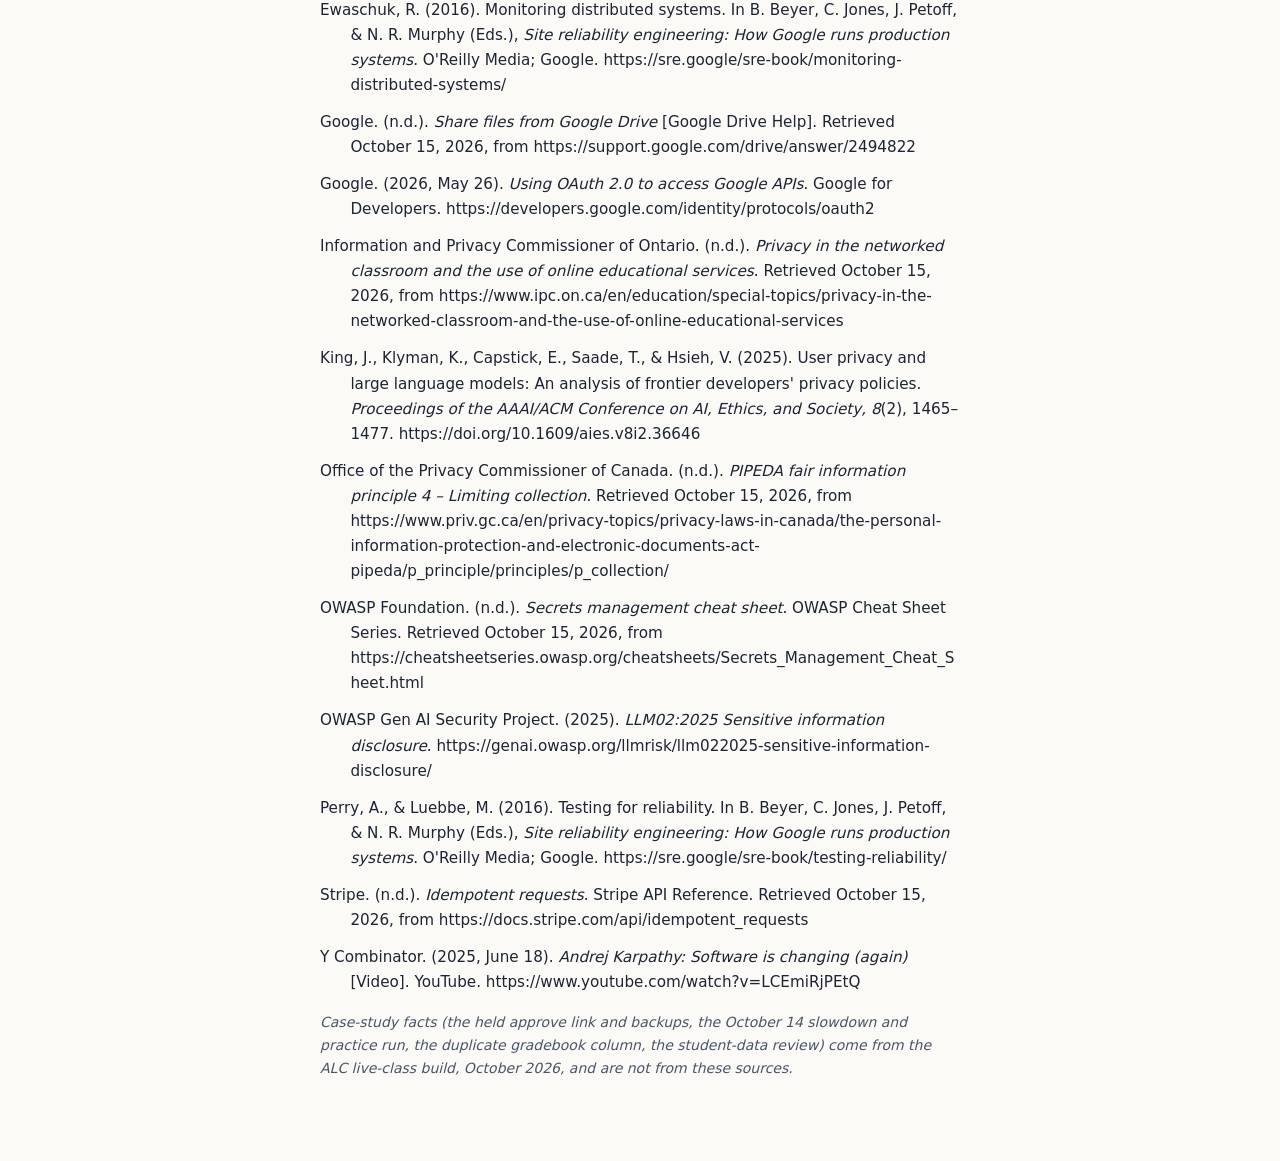
<file: ch4.html>
<!DOCTYPE html>
<html lang="en"><head><meta charset="utf-8"><meta name="viewport" content="width=device-width, initial-scale=1">
<title>Chapter 4: Ship Safely</title><link rel="stylesheet" href="guide.css"></head>
<body><main class="page">
<p class="draft">DRAFT - pending Wonder wording pass, ELC student-data check and Shawn approval</p>

<header class="ch-header">
  <span class="ch-kicker">Chapter 4 · The release</span>
  <h1>Ship Safely</h1>
  <p class="lead">So far, everything you've built has lived with you. Shipping means real people use it. A bug you find while practising is a lesson. A bug that hits a real class is a problem for real people. This chapter is about the difference, and about the habits that protect users, especially when those users are students.</p>
  <section class="goals" aria-label="Learning goals">
    <h2>By the end of this chapter you can</h2>
    <ul>
      <li>Tell a practice bug from a live bug, and plan around the difference.</li>
      <li>Explain why "no errors" doesn't mean "working."</li>
      <li>Run a ready-for-users check before anything goes live.</li>
      <li>Back up first, and make sure a fix is safe to run twice.</li>
      <li>Keep people safe: personal information, passwords, keys and sharing.</li>
    </ul>
  </section>
  <nav class="toc" aria-label="In this chapter"><ol>
    <li><a href="#s41">Practice bug vs live bug</a></li><li><a href="#s42">"No errors" isn't "working"</a></li>
    <li><a href="#s43">The ready-for-users check</a></li><li><a href="#s44">Backups and safe to run twice</a></li>
    <li><a href="#s45">Keep people safe</a></li><li><a href="#try">Try it</a></li>
  </ol></nav>
</header>

<figure class="cycle">
<svg class="cycle-svg" viewBox="0 0 360 340" role="img" aria-labelledby="loop-t loop-d"><title id="loop-t">The build loop</title><desc id="loop-d">Five steps in a circle: 1 Understand, 2 Design the smallest useful piece, 3 Build and test, 4 Observe, 5 Decide what changes, then back to Understand.</desc>
<defs><marker id="arw" viewBox="0 0 10 10" refX="8" refY="5" markerWidth="7" markerHeight="7" orient="auto-start-reverse"><path d="M0,0 L10,5 L0,10 z" fill="var(--c-accent)"/></marker></defs>
<path d="M228.0,62.2 A118,118 0 0 1 267.7,91.0" fill="none" stroke="var(--c-accent)" stroke-width="2.5" marker-end="url(#arw)"/>
<path d="M297.4,182.3 A118,118 0 0 1 282.2,229.0" fill="none" stroke="var(--c-accent)" stroke-width="2.5" marker-end="url(#arw)"/>
<path d="M204.5,285.4 A118,118 0 0 1 155.5,285.4" fill="none" stroke="var(--c-accent)" stroke-width="2.5" marker-end="url(#arw)"/>
<path d="M77.8,229.0 A118,118 0 0 1 62.6,182.3" fill="none" stroke="var(--c-accent)" stroke-width="2.5" marker-end="url(#arw)"/>
<path d="M92.3,91.0 A118,118 0 0 1 132.0,62.2" fill="none" stroke="var(--c-accent)" stroke-width="2.5" marker-end="url(#arw)"/>
<g class="cy-node"><rect x="124.0" y="31.0" width="112" height="42" rx="21"/><text x="180.0" y="57.0" text-anchor="middle"><tspan class="cy-n">1</tspan> Understand</text></g>
<g class="cy-node"><rect x="236.2" y="112.5" width="112" height="42" rx="21"/><text x="292.2" y="138.5" text-anchor="middle"><tspan class="cy-n">2</tspan> Design</text></g>
<g class="cy-node"><rect x="193.4" y="244.5" width="112" height="42" rx="21"/><text x="249.4" y="270.5" text-anchor="middle"><tspan class="cy-n">3</tspan> Build &amp; test</text></g>
<g class="cy-node on"><rect x="54.6" y="244.5" width="112" height="42" rx="21"/><text x="110.6" y="270.5" text-anchor="middle"><tspan class="cy-n">4</tspan> Observe</text></g>
<g class="cy-node"><rect x="11.8" y="112.5" width="112" height="42" rx="21"/><text x="67.8" y="138.5" text-anchor="middle"><tspan class="cy-n">5</tspan> Decide</text></g>
<text x="180" y="166" text-anchor="middle" class="cy-mid">The build</text><text x="180" y="188" text-anchor="middle" class="cy-mid">loop</text></svg>
<figcaption>The build loop. This chapter is about step 4, Observe: watching what really happens when real people use your tool, and only shipping when the checks pass.</figcaption>
</figure>

<p><strong>From here on, testing isn't optional.</strong> Nothing ships without passing its checks.</p>

<h2>A real moment: the gate held</h2>
<div class="story">
  <span class="callout-label">From the ALC live-class build</span>
  <p>One day a set of changes to my live-class tool was ready to go live, and there was pressure to get it out. My AI helper had an "approve" link ready, but it held that link back until a <strong>fresh backup</strong> was confirmed. A backup is a saved copy of all the tool's information, so you can get it back if something goes wrong.</p>
  <p>Then the normal backup failed. It would have been easy to say "skip it, we're in a hurry." Instead, two other backups were made: a saved copy of the whole server disk, plus my own manual copy. Only then did the reviewer bot sign off.</p>
  <ol class="flow" aria-label="The gate held">
    <li>Ready to ship<small>approve link held back</small></li>
    <li class="bad">Backup fails</li>
    <li>Two other backups<small>disk copy + manual copy</small></li>
    <li>Reviewer signs off</li>
    <li class="good">Live at 2:28 PM<small>zero errors</small></li>
  </ol>
</div>
<div class="callout key">
  <span class="callout-label">Key idea</span>
  <p><strong>Keep the safety gate, especially when you're in a hurry.</strong> Hurry is exactly when mistakes happen.</p>
</div>

<h2>What you need</h2>
<ul class="checklist">
  <li>A free Google Doc or Sheet for your ready-for-users checklist.</li>
  <li>A free AI chat assistant.</li>
  <li>Your project from Chapter 3.</li>
</ul>

<h2 id="s41"><span class="sec-num">4.1</span>Practice bug vs live bug</h2>
<div class="table-wrap"><table>
  <thead><tr><th>Practice bug</th><th>Live bug</th></tr></thead>
  <tbody>
    <tr><td class="good">Costs you a few minutes</td><td class="bad">Costs a whole room of people their time, and maybe their trust</td></tr>
    <tr><td class="good">You fix it whenever you like</td><td class="bad">You fix it with people waiting</td></tr>
  </tbody>
</table></div>
<p>That's why Chapter 1 put "working during a live class" on the never-break list, and why my rule is that only changes checked by 8 PM go out the night before a morning class. Before you ship, ask: <em>if this breaks, who is affected, and when?</em></p>
<p>Getting something to work for yourself is often the easy part. AI researcher Andrej Karpathy described building a small app with AI in a few hours, then spending about another week making it real for other people: sign-in, payments, and putting it online (Y Combinator, 2025).</p>

<h2 id="s42"><span class="sec-num">4.2</span>"No errors" doesn't mean "working"</h2>
<p>An <dfn>error tracker</dfn> is a tool that records every time an app hits an error. When it's quiet, it's tempting to think everything is fine.</p>
<div class="story">
  <span class="callout-label">From the ALC live-class build: the slow class</span>
  <p>On October 14, my live-class tool got very slow during a class, from about 2:40 PM. The error tracker showed no new errors, just one page that took 30 seconds to load. The cause was a setting that restarted the server's workers (the parts that answer students' clicks) every 4-5 minutes, and with a full class each restart took 2-3 minutes. The fix came with a one-hour practice run: about 30 pretend students in one class. Most clicks were fast and the workers never restarted, but there were still 33 errors and freezes of almost three minutes, so the fix was not accepted as done. A fresh run has to show zero errors and zero restarts before the next Friday-morning class; when I last checked, the second run had no result yet.</p>
  <ol class="flow" aria-label="The slow class">
    <li class="bad">Class is slow</li>
    <li>Error tracker: no new errors</li>
    <li>Cause: restart setting</li>
    <li class="bad">Practice run: 33 errors</li>
    <li>Not done yet<small>rerun must be clean</small></li>
  </ol>
</div>
<p>Google's reliability engineers make the same point: an app can show no errors and still be too slow, so they watch speed and load as well as errors (Ewaschuk, 2016). Testing with lots of pretend users at once is called a <dfn>load test</dfn> (or stress test): it finds the point where a tool starts to struggle (Perry &amp; Luebbe, 2016).</p>
<div class="callout">
  <span class="callout-label">Rule of thumb</span>
  <p>"No errors" only means "nothing crashed." It doesn't mean fast, correct or ready. Test with as many people as will really use it. If your tool is for a class of 30, try it on several devices, with friends using it at the same time.</p>
</div>

<h2 id="s43"><span class="sec-num">4.3</span>The ready-for-users check</h2>
<p>Before anything goes live, run a short checklist. Here's a starter you can copy:</p>
<ul class="checklist">
  <li>It passes the "how you'll know it works" line from my spec.</li>
  <li>I tested it like a troublemaker (Chapter 3), including "the second time."</li>
  <li>I tested it with as many people as will really use it.</li>
  <li>Nothing on my never-break list is at risk.</li>
  <li>I have a saved copy of the last version that worked.</li>
  <li>I have a backup of any information it stores.</li>
  <li>Someone other than me has tried it.</li>
  <li>There's time to fix it if it breaks before people need it.</li>
</ul>
<p>If any box is empty, it's not ready. That's not failure. That's the checklist doing its job.</p>

<h2 id="s44"><span class="sec-num">4.4</span>Backups and "safe to run twice"</h2>
<p>Two habits protect information.</p>
<h3>1. Back up before you change anything</h3>
<p>That's the opening story. If the backup doesn't work, you don't go ahead; you find another way to make one. And a backup only counts if you can get your information back from it. As Google's engineers put it, nobody really wants backups; what people want are restores (Blum &amp; Singh, 2016).</p>
<h3>2. A fix you can't safely run twice isn't ready</h3>
<div class="story">
  <span class="callout-label">From the ALC live-class build</span>
  <p>One fix was meant to fill in some missing gradebook information. But if it ran a second time, it added a <strong>duplicate column</strong> to the gradebook. Fixes sometimes get run twice by accident: a page refreshes, a button gets double-clicked, an app restarts.</p>
</div>
<p>A safe fix does the right thing every time it runs, not just the first time. That's the <em>idempotent</em> idea from Chapter 3 (Stripe, n.d.). You saw the same problem there, with the schedule step that put old class times back on every restart. In both cases, the question that catches it is: <em>what happens the second time?</em></p>

<h2 id="s45"><span class="sec-num">4.5</span>Keep people safe: passwords, keys, personal information and publishing</h2>
<p>When your tool touches real people, especially students, you're responsible for their safety. In my project, before building anything that touches student information, we <strong>review the impact on student data first</strong>: before the build, not after.</p>
<div class="table-wrap"><table>
  <thead><tr><th>Rule</th><th>Why, and how</th></tr></thead>
  <tbody>
    <tr><td><strong>Never paste personal information into an AI chat</strong></td><td>No real names, emails, grades or photos of classmates. Use stand-ins like "Student A" and "Class 1." (This whole guide follows that rule.) Security experts warn that what you type into an AI tool can leak (OWASP Gen AI Security Project, 2025). And Stanford researchers who studied six big AI companies' privacy policies found that all six appear to use people's chats to train their AI by default (King et al., 2025). School-managed accounts can have different settings, so ask your teacher.</td></tr>
    <tr><td><strong>Never share passwords</strong></td><td>Not with an AI, not in a shared doc, not in a screenshot.</td></tr>
    <tr><td><strong>Keep keys secret</strong></td><td>Some tools give you a "key": a long code that lets an app use your account. Treat it exactly like a password, and never paste it into code or a shared file (OWASP Foundation, n.d.). If an AI asks you to paste one into a page others can see, stop and ask your teacher.</td></tr>
    <tr><td><strong>Think before you publish</strong></td><td>If you share a link, who can open it? In Google Docs, Sheets and Forms, check the <strong>Share</strong> settings: "Restricted" means only people you add can open it, while "Anyone with the link" means exactly that (Google, n.d.). Share only as widely as you need.</td></tr>
    <tr><td><strong>Collect as little as possible</strong></td><td>If your tool doesn't need someone's name, don't ask for it. Canada's privacy commissioner says the same: collecting less information also reduces the risk if something leaks (Office of the Privacy Commissioner of Canada, n.d.). In Ontario schools, check that any online tool is approved by your school board first (Information and Privacy Commissioner of Ontario, n.d.).</td></tr>
  </tbody>
</table></div>
<div class="callout">
  <span class="callout-label">Coming up in Book 2</span>
  <p>Some jobs are better done with you in the driver's seat, not handed off to an AI. A clear example is setting up <strong>sign-in with Google</strong> (often called OAuth), so people can log in to your app with an account they already have. That work touches passwords, keys and trust. An AI can explain the steps, but you should click the buttons, read the permission screens, and decide what to allow. Google's sign-in system shows people a consent screen listing what an app is asking for (Google, 2026). Book 2 will help you spot when a task needs your judgement.</p>
</div>

<h2>What you must check yourself</h2>
<ul class="checklist">
  <li><strong>Is every box on the ready-for-users check backed by evidence?</strong> Not just a tick.</li>
  <li><strong>Did you run the important actions twice?</strong> And check the result both times.</li>
  <li><strong>Is there any real personal information anywhere?</strong> In your tool, your test data, your AI chats and your share settings.</li>
</ul>

<h2 id="try">Try it: ship review</h2>
<p class="small">Google Docs or Sheets, free AI chat · about 40 minutes</p>
<ol class="steps">
  <li>Copy the ready-for-users checklist from 4.3 into a Google Doc or Sheet.</li>
  <li>Go through it for your Chapter 3 project. For each box, write how you checked it, or why it isn't done.</li>
  <li><strong>Run-twice test:</strong> pick one action in your tool (submit, add points, save). Do it twice. Does it do the right thing both times?</li>
  <li><strong>Crowd test:</strong> have 3 or more classmates use your tool at the same time. Note what happens.</li>
  <li><strong>Safety scan:</strong> look at everything your tool asks for or shows. Is any of it personal? Could it use a stand-in instead? Check your share settings.</li>
  <li>Write a one-line decision: <strong>"Ready to ship"</strong> or <strong>"Not yet, because..."</strong></li>
</ol>
<div class="callout">
  <span class="callout-label">Hand-in</span>
  <ul class="checklist"><li>Your completed checklist, with evidence</li><li>Your run-twice and crowd test results</li><li>Your decision</li></ul>
</div>

<h2>Chapter recap</h2>
<ul>
  <li>A practice bug is a lesson; a live bug hurts real people.</li>
  <li>"No errors" doesn't mean "working." Test with real numbers of users.</li>
  <li>Use a ready-for-users checklist every time.</li>
  <li>Back up first. Keep the gate even when you're in a hurry.</li>
  <li>A fix you can't safely run twice isn't ready.</li>
  <li>Protect people: no personal information in AI chats, no shared passwords or keys, careful sharing.</li>
</ul>
<a class="next" href="ch5.html">Next up, Chapter 5: Automate one thing well →</a>

<aside class="teacher" aria-label="Teacher box">
  <span class="callout-label">Teacher box</span>
  <h3>Timing</h3>
  <p>2 lessons of 60-75 minutes. Lesson 1: opener, 4.1-4.3, start the checklist. Lesson 2: 4.4-4.5, the crowd test and the safety scan.</p>
  <h3>Common sticking points</h3>
  <ul>
    <li>Students tick every box without evidence. Require a "how I checked" note per box.</li>
    <li>"Not yet" feels like failure. Praise honest "not yet" decisions; that is the skill being taught.</li>
    <li>Crowd tests need devices. Pair or group students; even 3 phones at once shows the idea.</li>
    <li>Students may paste real classmate names into test data. Check early and redirect to stand-ins.</li>
  </ul>
  <h3>How to assess</h3>
  <ul class="checklist">
    <li>The checklist is completed with evidence, not just ticks.</li>
    <li>The run-twice test was done and the result recorded.</li>
    <li>The safety scan finds and fixes at least one personal-information or sharing risk (or explains why there are none).</li>
    <li>The ship decision is justified by the checklist.</li>
  </ul>
</aside>

<section class="references" aria-labelledby="refs">
<h2 id="refs">References</h2>
<ul>
<li>Blum, R., &amp; Singh, R. (2016). Data integrity: What you read is what you wrote. In B. Beyer, C. Jones, J. Petoff, &amp; N. R. Murphy (Eds.), <em>Site reliability engineering: How Google runs production systems</em>. O'Reilly Media; Google. https://sre.google/sre-book/data-integrity/</li>
<li>Ewaschuk, R. (2016). Monitoring distributed systems. In B. Beyer, C. Jones, J. Petoff, &amp; N. R. Murphy (Eds.), <em>Site reliability engineering: How Google runs production systems</em>. O'Reilly Media; Google. https://sre.google/sre-book/monitoring-distributed-systems/</li>
<li>Google. (n.d.). <em>Share files from Google Drive</em> [Google Drive Help]. Retrieved October 15, 2026, from https://support.google.com/drive/answer/2494822</li>
<li>Google. (2026, May 26). <em>Using OAuth 2.0 to access Google APIs</em>. Google for Developers. https://developers.google.com/identity/protocols/oauth2</li>
<li>Information and Privacy Commissioner of Ontario. (n.d.). <em>Privacy in the networked classroom and the use of online educational services</em>. Retrieved October 15, 2026, from https://www.ipc.on.ca/en/education/special-topics/privacy-in-the-networked-classroom-and-the-use-of-online-educational-services</li>
<li>King, J., Klyman, K., Capstick, E., Saade, T., &amp; Hsieh, V. (2025). User privacy and large language models: An analysis of frontier developers' privacy policies. <em>Proceedings of the AAAI/ACM Conference on AI, Ethics, and Society, 8</em>(2), 1465–1477. https://doi.org/10.1609/aies.v8i2.36646</li>
<li>Office of the Privacy Commissioner of Canada. (n.d.). <em>PIPEDA fair information principle 4 – Limiting collection</em>. Retrieved October 15, 2026, from https://www.priv.gc.ca/en/privacy-topics/privacy-laws-in-canada/the-personal-information-protection-and-electronic-documents-act-pipeda/p_principle/principles/p_collection/</li>
<li>OWASP Foundation. (n.d.). <em>Secrets management cheat sheet</em>. OWASP Cheat Sheet Series. Retrieved October 15, 2026, from https://cheatsheetseries.owasp.org/cheatsheets/Secrets_Management_Cheat_Sheet.html</li>
<li>OWASP Gen AI Security Project. (2025). <em>LLM02:2025 Sensitive information disclosure</em>. https://genai.owasp.org/llmrisk/llm022025-sensitive-information-disclosure/</li>
<li>Perry, A., &amp; Luebbe, M. (2016). Testing for reliability. In B. Beyer, C. Jones, J. Petoff, &amp; N. R. Murphy (Eds.), <em>Site reliability engineering: How Google runs production systems</em>. O'Reilly Media; Google. https://sre.google/sre-book/testing-reliability/</li>
<li>Stripe. (n.d.). <em>Idempotent requests</em>. Stripe API Reference. Retrieved October 15, 2026, from https://docs.stripe.com/api/idempotent_requests</li>
<li>Y Combinator. (2025, June 18). <em>Andrej Karpathy: Software is changing (again)</em> [Video]. YouTube. https://www.youtube.com/watch?v=LCEmiRjPEtQ</li>
</ul>
<p class="note">Case-study facts (the held approve link and backups, the October 14 slowdown and practice run, the duplicate gradebook column, the student-data review) come from the ALC live-class build, October 2026, and are not from these sources.</p>
</section>

</main></body></html>
</file>
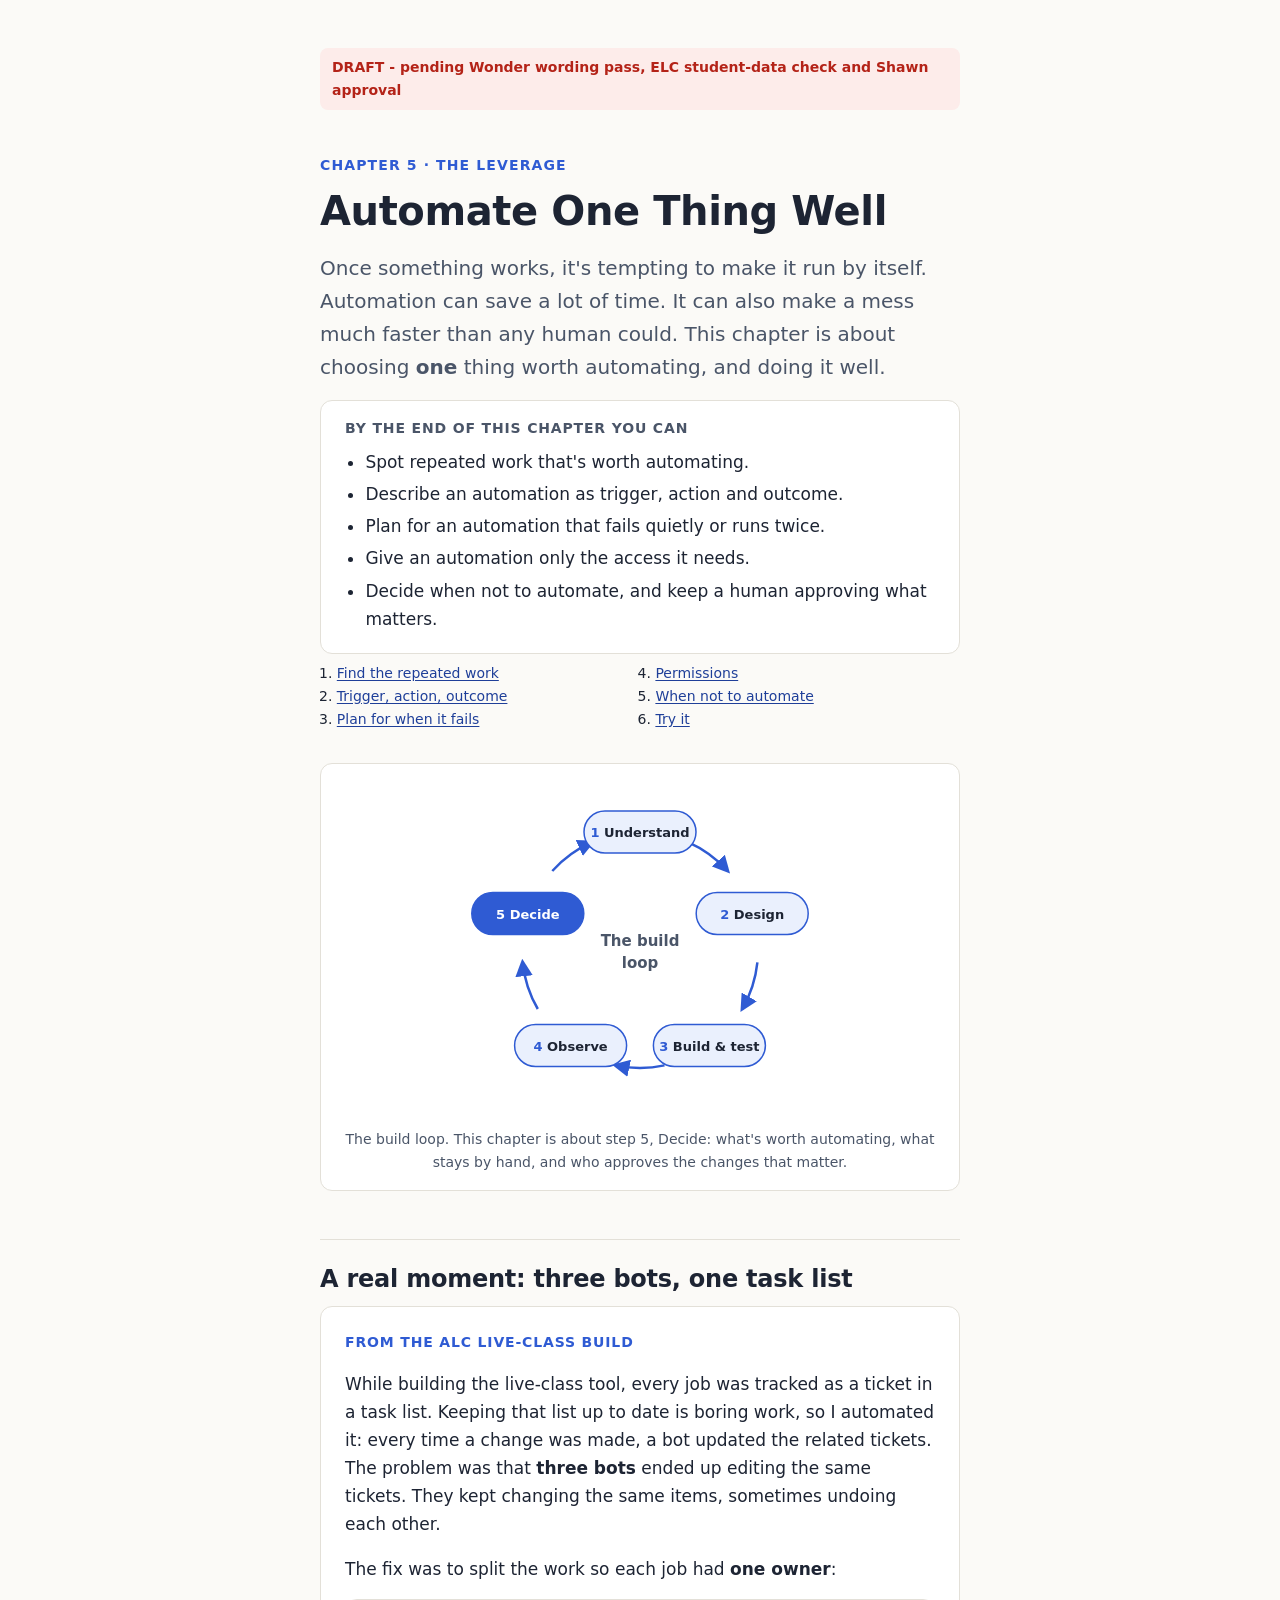
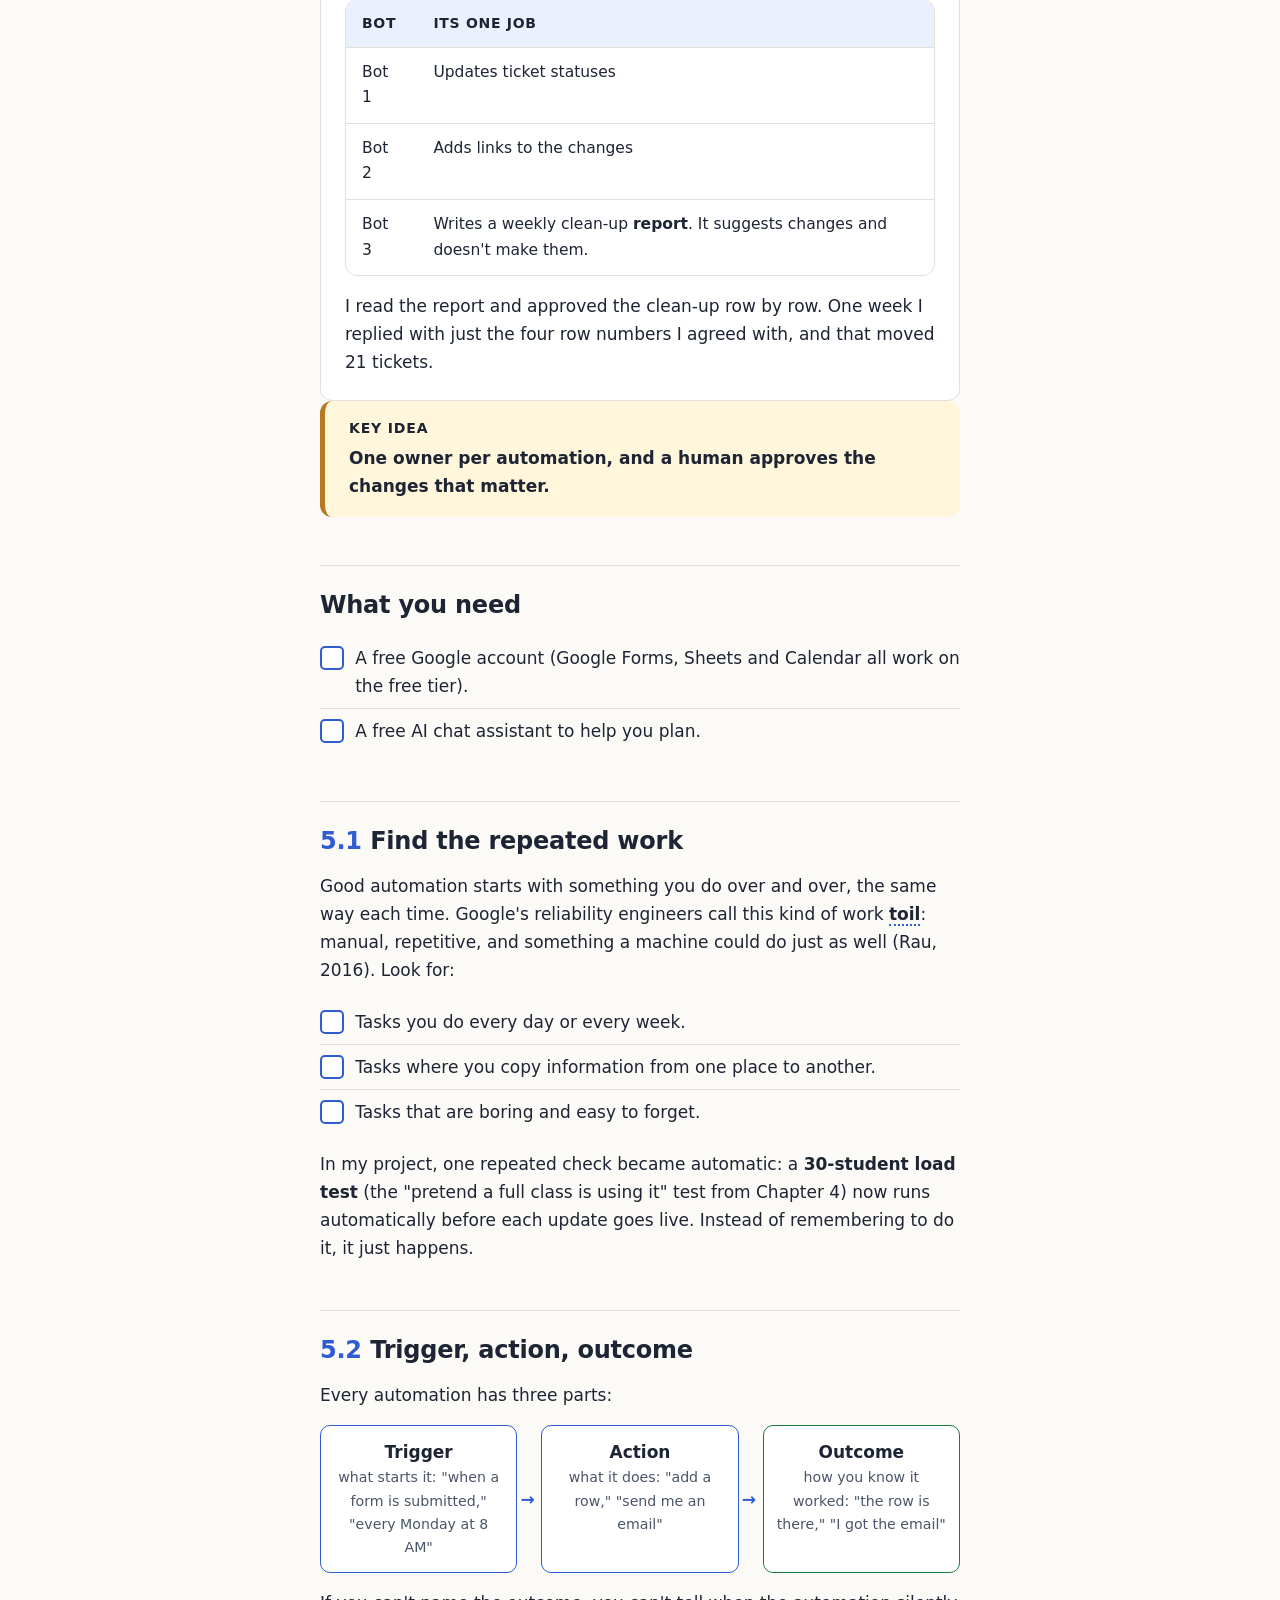
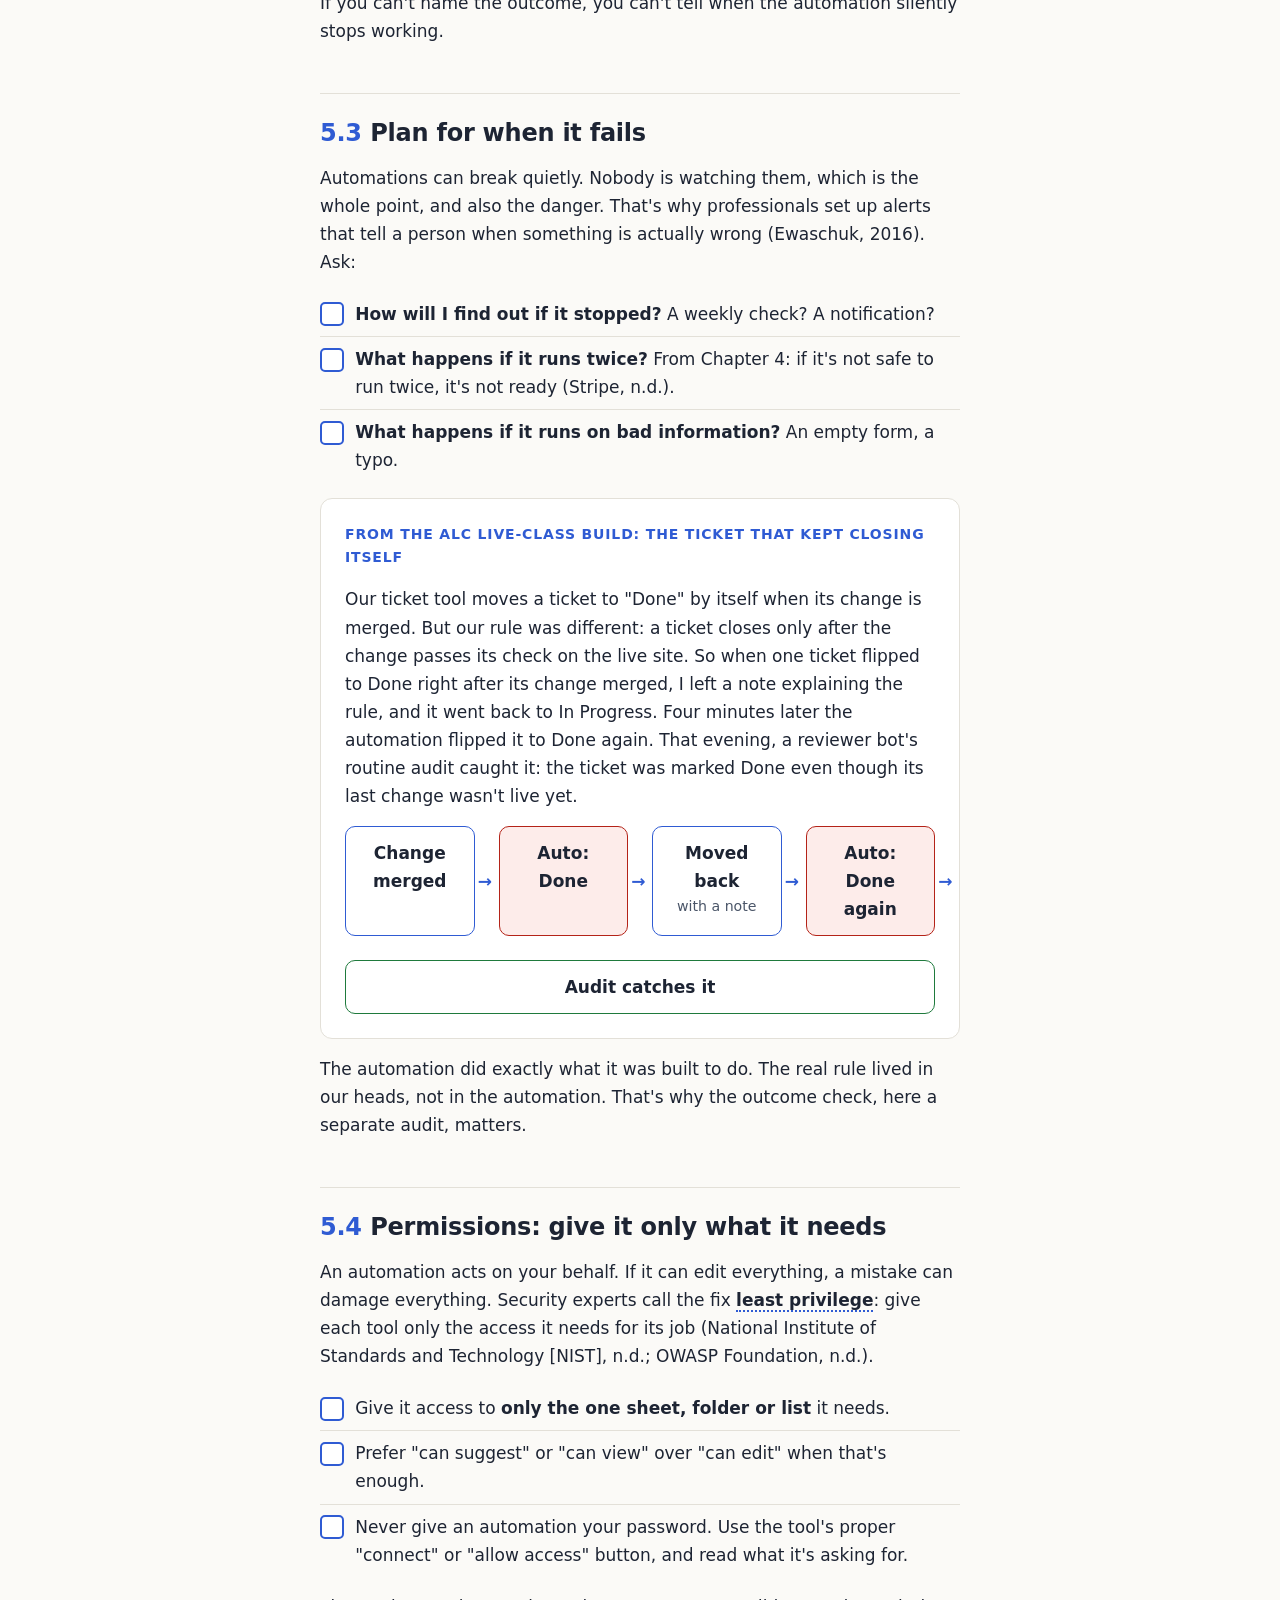
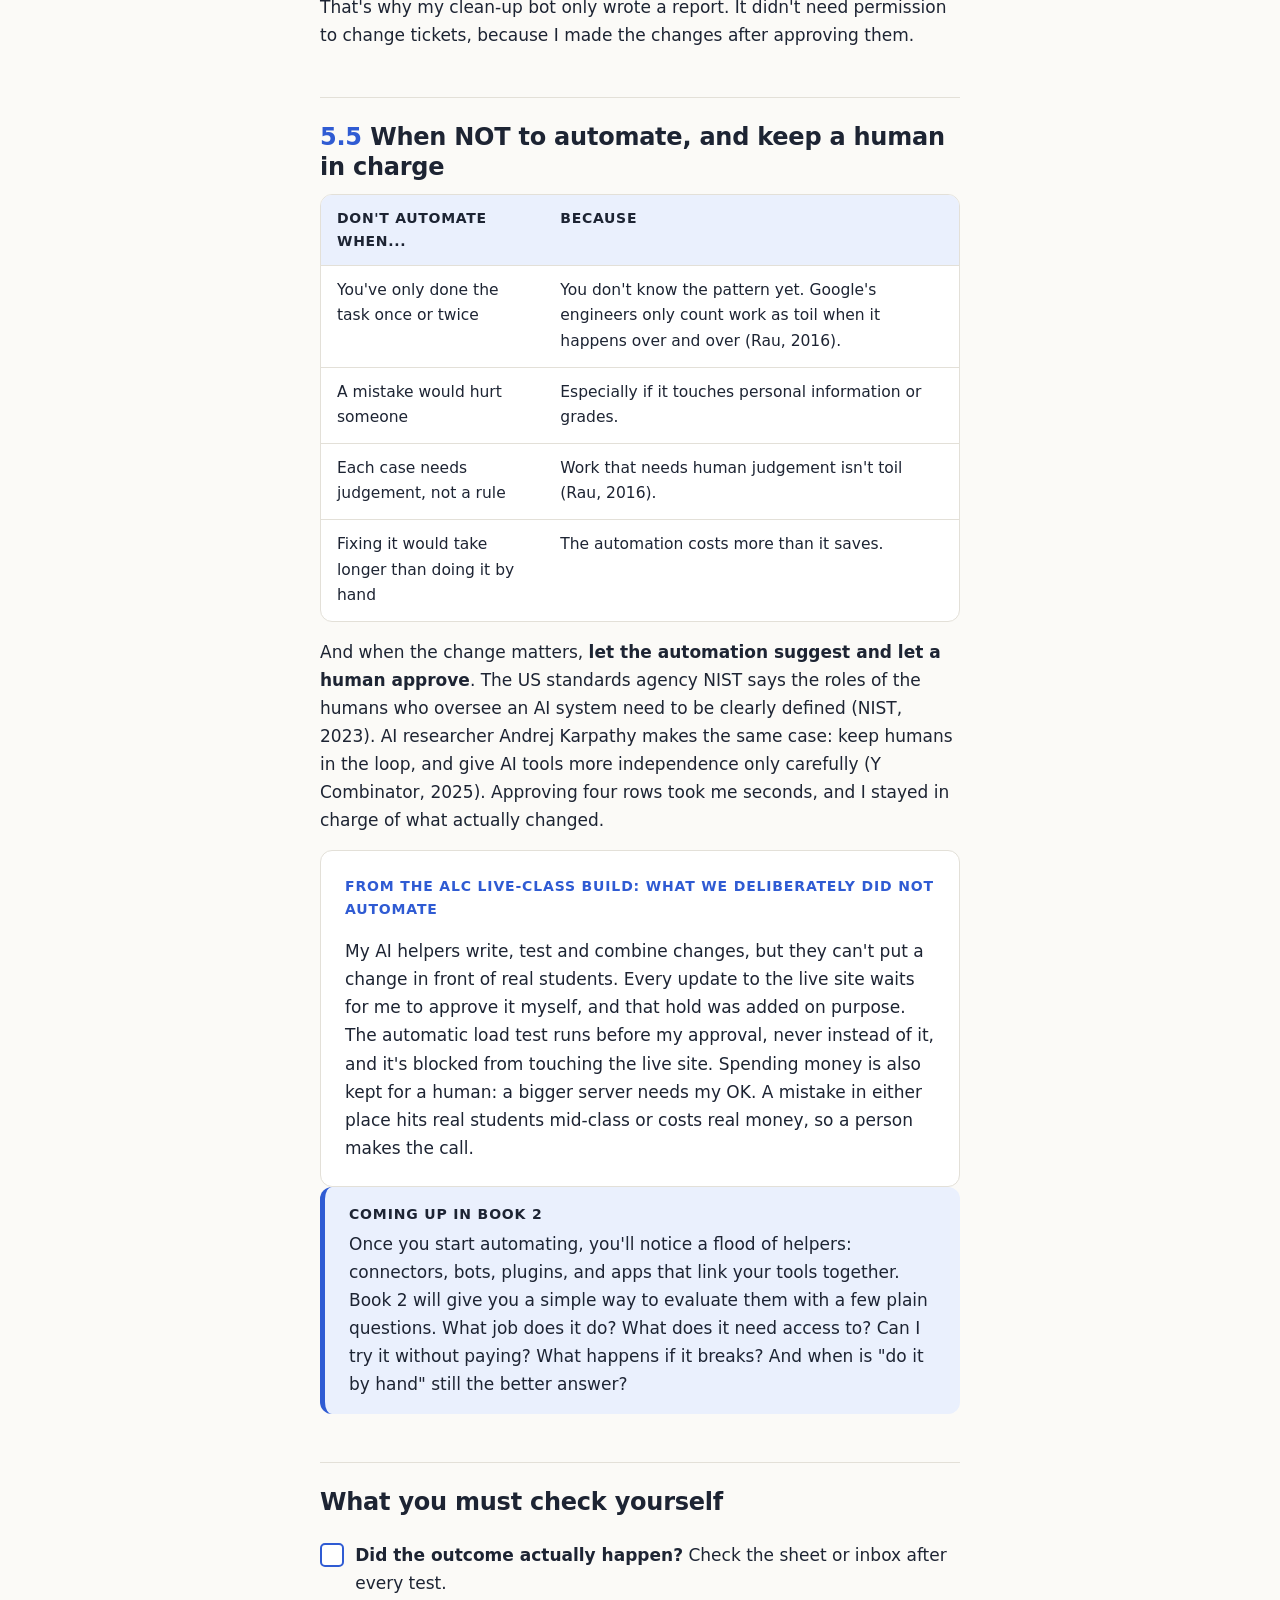
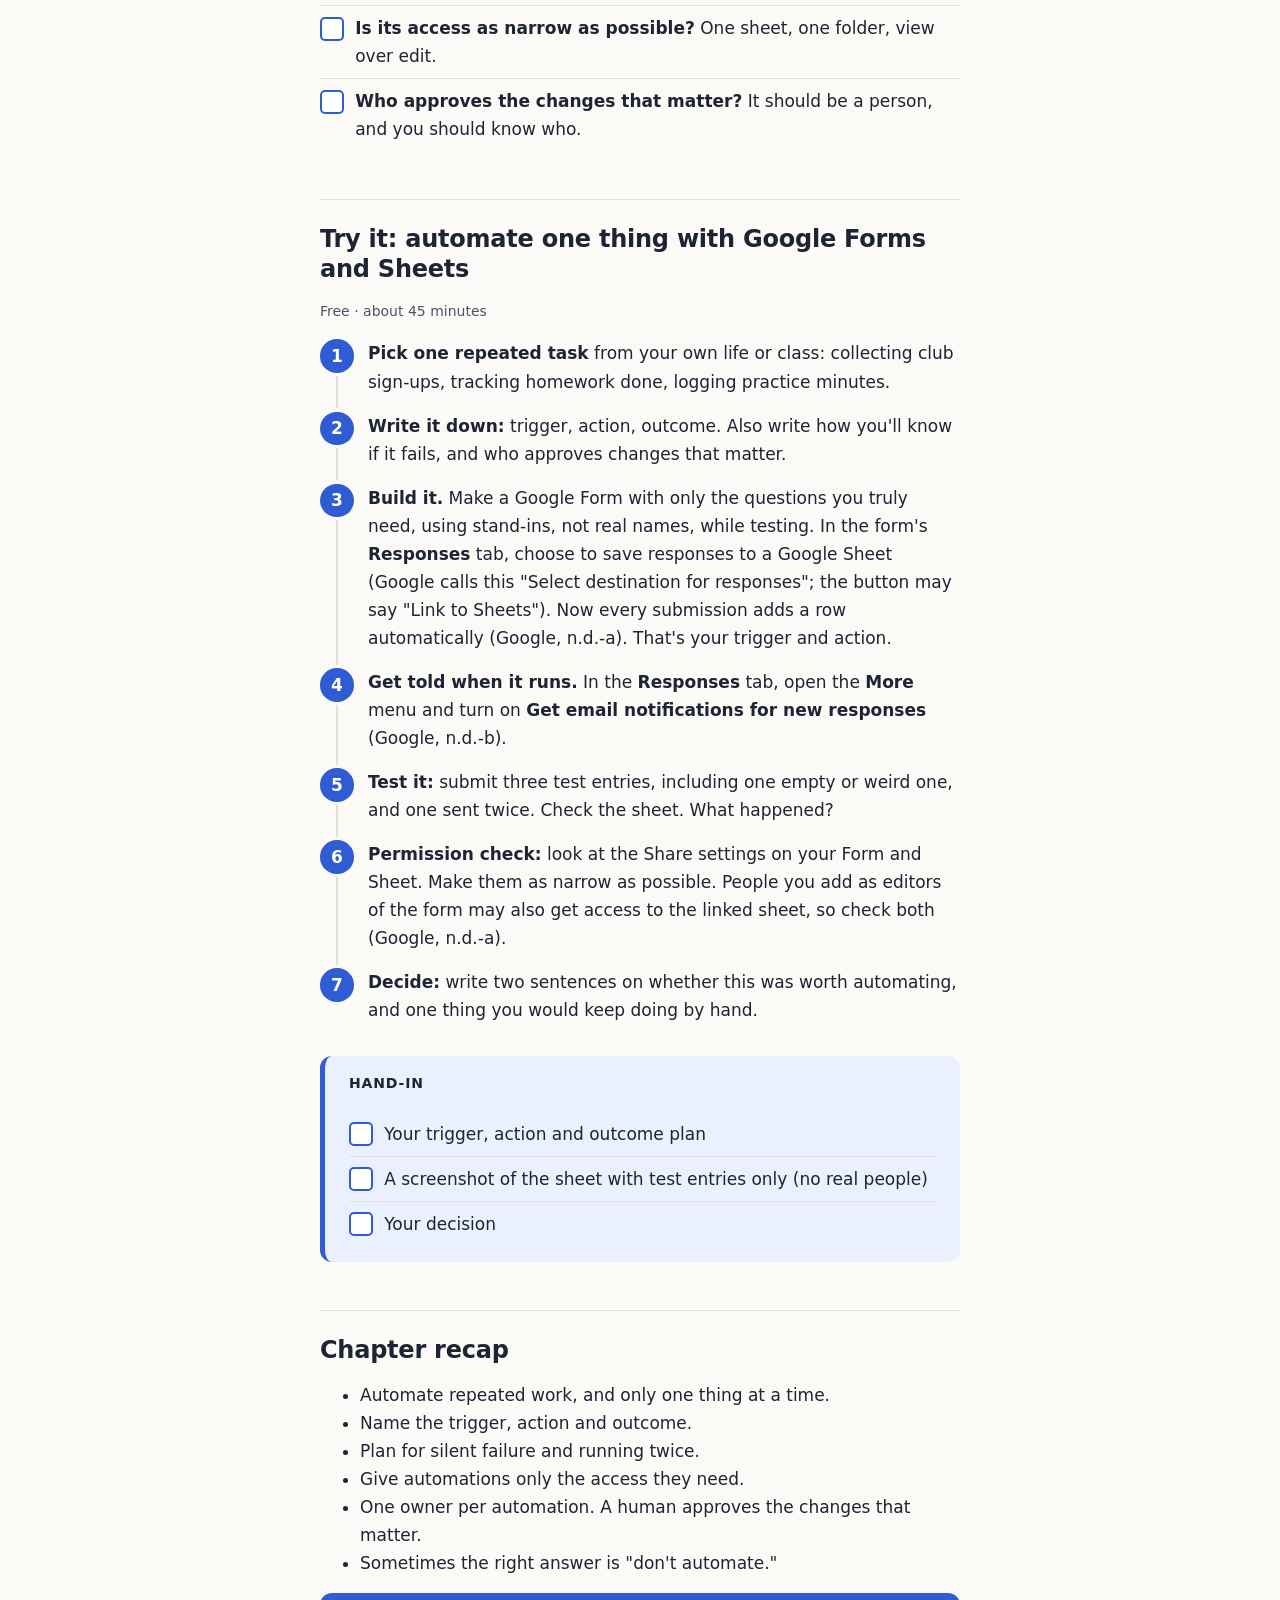
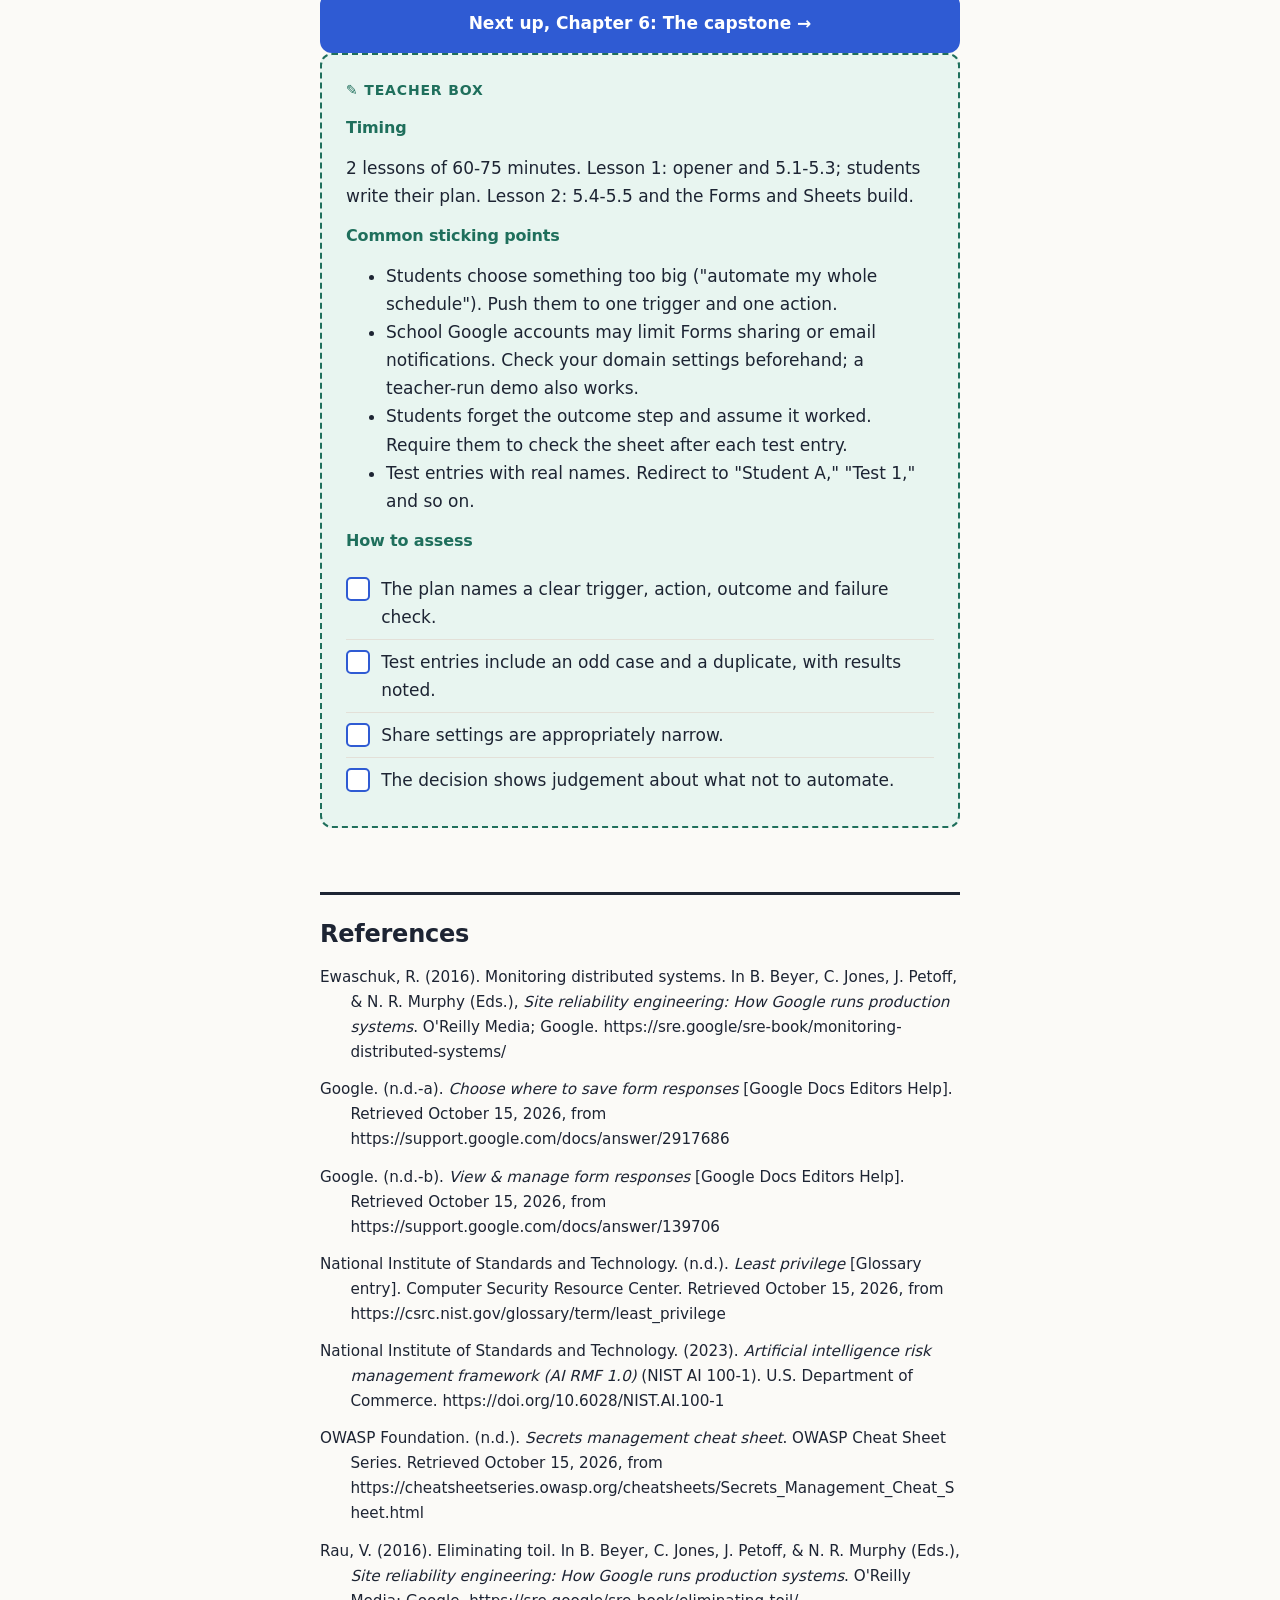
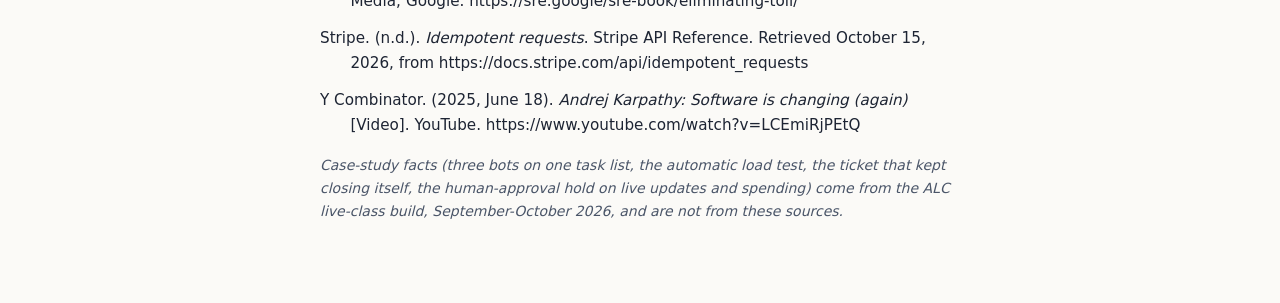
<file: ch5.html>
<!DOCTYPE html>
<html lang="en"><head><meta charset="utf-8"><meta name="viewport" content="width=device-width, initial-scale=1">
<title>Chapter 5: Automate One Thing Well</title><link rel="stylesheet" href="guide.css"></head>
<body><main class="page">
<p class="draft">DRAFT - pending Wonder wording pass, ELC student-data check and Shawn approval</p>

<header class="ch-header">
  <span class="ch-kicker">Chapter 5 · The leverage</span>
  <h1>Automate One Thing Well</h1>
  <p class="lead">Once something works, it's tempting to make it run by itself. Automation can save a lot of time. It can also make a mess much faster than any human could. This chapter is about choosing <strong>one</strong> thing worth automating, and doing it well.</p>
  <section class="goals" aria-label="Learning goals">
    <h2>By the end of this chapter you can</h2>
    <ul>
      <li>Spot repeated work that's worth automating.</li>
      <li>Describe an automation as trigger, action and outcome.</li>
      <li>Plan for an automation that fails quietly or runs twice.</li>
      <li>Give an automation only the access it needs.</li>
      <li>Decide when not to automate, and keep a human approving what matters.</li>
    </ul>
  </section>
  <nav class="toc" aria-label="In this chapter"><ol>
    <li><a href="#s51">Find the repeated work</a></li><li><a href="#s52">Trigger, action, outcome</a></li>
    <li><a href="#s53">Plan for when it fails</a></li><li><a href="#s54">Permissions</a></li>
    <li><a href="#s55">When not to automate</a></li><li><a href="#try">Try it</a></li>
  </ol></nav>
</header>

<figure class="cycle">
<svg class="cycle-svg" viewBox="0 0 360 340" role="img" aria-labelledby="loop-t loop-d"><title id="loop-t">The build loop</title><desc id="loop-d">Five steps in a circle: 1 Understand, 2 Design the smallest useful piece, 3 Build and test, 4 Observe, 5 Decide what changes, then back to Understand.</desc>
<defs><marker id="arw" viewBox="0 0 10 10" refX="8" refY="5" markerWidth="7" markerHeight="7" orient="auto-start-reverse"><path d="M0,0 L10,5 L0,10 z" fill="var(--c-accent)"/></marker></defs>
<path d="M228.0,62.2 A118,118 0 0 1 267.7,91.0" fill="none" stroke="var(--c-accent)" stroke-width="2.5" marker-end="url(#arw)"/>
<path d="M297.4,182.3 A118,118 0 0 1 282.2,229.0" fill="none" stroke="var(--c-accent)" stroke-width="2.5" marker-end="url(#arw)"/>
<path d="M204.5,285.4 A118,118 0 0 1 155.5,285.4" fill="none" stroke="var(--c-accent)" stroke-width="2.5" marker-end="url(#arw)"/>
<path d="M77.8,229.0 A118,118 0 0 1 62.6,182.3" fill="none" stroke="var(--c-accent)" stroke-width="2.5" marker-end="url(#arw)"/>
<path d="M92.3,91.0 A118,118 0 0 1 132.0,62.2" fill="none" stroke="var(--c-accent)" stroke-width="2.5" marker-end="url(#arw)"/>
<g class="cy-node"><rect x="124.0" y="31.0" width="112" height="42" rx="21"/><text x="180.0" y="57.0" text-anchor="middle"><tspan class="cy-n">1</tspan> Understand</text></g>
<g class="cy-node"><rect x="236.2" y="112.5" width="112" height="42" rx="21"/><text x="292.2" y="138.5" text-anchor="middle"><tspan class="cy-n">2</tspan> Design</text></g>
<g class="cy-node"><rect x="193.4" y="244.5" width="112" height="42" rx="21"/><text x="249.4" y="270.5" text-anchor="middle"><tspan class="cy-n">3</tspan> Build &amp; test</text></g>
<g class="cy-node"><rect x="54.6" y="244.5" width="112" height="42" rx="21"/><text x="110.6" y="270.5" text-anchor="middle"><tspan class="cy-n">4</tspan> Observe</text></g>
<g class="cy-node on"><rect x="11.8" y="112.5" width="112" height="42" rx="21"/><text x="67.8" y="138.5" text-anchor="middle"><tspan class="cy-n">5</tspan> Decide</text></g>
<text x="180" y="166" text-anchor="middle" class="cy-mid">The build</text><text x="180" y="188" text-anchor="middle" class="cy-mid">loop</text></svg>
<figcaption>The build loop. This chapter is about step 5, Decide: what's worth automating, what stays by hand, and who approves the changes that matter.</figcaption>
</figure>

<h2>A real moment: three bots, one task list</h2>
<div class="story">
  <span class="callout-label">From the ALC live-class build</span>
  <p>While building the live-class tool, every job was tracked as a ticket in a task list. Keeping that list up to date is boring work, so I automated it: every time a change was made, a bot updated the related tickets. The problem was that <strong>three bots</strong> ended up editing the same tickets. They kept changing the same items, sometimes undoing each other.</p>
  <p>The fix was to split the work so each job had <strong>one owner</strong>:</p>
  <div class="table-wrap"><table>
    <thead><tr><th>Bot</th><th>Its one job</th></tr></thead>
    <tbody>
      <tr><td>Bot 1</td><td>Updates ticket statuses</td></tr>
      <tr><td>Bot 2</td><td>Adds links to the changes</td></tr>
      <tr><td>Bot 3</td><td>Writes a weekly clean-up <strong>report</strong>. It suggests changes and doesn't make them.</td></tr>
    </tbody>
  </table></div>
  <p>I read the report and approved the clean-up row by row. One week I replied with just the four row numbers I agreed with, and that moved 21 tickets.</p>
</div>
<div class="callout key">
  <span class="callout-label">Key idea</span>
  <p><strong>One owner per automation, and a human approves the changes that matter.</strong></p>
</div>

<h2>What you need</h2>
<ul class="checklist">
  <li>A free Google account (Google Forms, Sheets and Calendar all work on the free tier).</li>
  <li>A free AI chat assistant to help you plan.</li>
</ul>

<h2 id="s51"><span class="sec-num">5.1</span>Find the repeated work</h2>
<p>Good automation starts with something you do over and over, the same way each time. Google's reliability engineers call this kind of work <dfn>toil</dfn>: manual, repetitive, and something a machine could do just as well (Rau, 2016). Look for:</p>
<ul class="checklist">
  <li>Tasks you do every day or every week.</li>
  <li>Tasks where you copy information from one place to another.</li>
  <li>Tasks that are boring and easy to forget.</li>
</ul>
<p>In my project, one repeated check became automatic: a <strong>30-student load test</strong> (the "pretend a full class is using it" test from Chapter 4) now runs automatically before each update goes live. Instead of remembering to do it, it just happens.</p>

<h2 id="s52"><span class="sec-num">5.2</span>Trigger, action, outcome</h2>
<p>Every automation has three parts:</p>
<ol class="flow" aria-label="Trigger, action, outcome">
  <li>Trigger<small>what starts it: "when a form is submitted," "every Monday at 8 AM"</small></li>
  <li>Action<small>what it does: "add a row," "send me an email"</small></li>
  <li class="good">Outcome<small>how you know it worked: "the row is there," "I got the email"</small></li>
</ol>
<p>If you can't name the outcome, you can't tell when the automation silently stops working.</p>

<h2 id="s53"><span class="sec-num">5.3</span>Plan for when it fails</h2>
<p>Automations can break quietly. Nobody is watching them, which is the whole point, and also the danger. That's why professionals set up alerts that tell a person when something is actually wrong (Ewaschuk, 2016). Ask:</p>
<ul class="checklist">
  <li><strong>How will I find out if it stopped?</strong> A weekly check? A notification?</li>
  <li><strong>What happens if it runs twice?</strong> From Chapter 4: if it's not safe to run twice, it's not ready (Stripe, n.d.).</li>
  <li><strong>What happens if it runs on bad information?</strong> An empty form, a typo.</li>
</ul>
<div class="story">
  <span class="callout-label">From the ALC live-class build: the ticket that kept closing itself</span>
  <p>Our ticket tool moves a ticket to "Done" by itself when its change is merged. But our rule was different: a ticket closes only after the change passes its check on the live site. So when one ticket flipped to Done right after its change merged, I left a note explaining the rule, and it went back to In Progress. Four minutes later the automation flipped it to Done again. That evening, a reviewer bot's routine audit caught it: the ticket was marked Done even though its last change wasn't live yet.</p>
  <ol class="flow" aria-label="The ticket that kept closing">
    <li>Change merged</li>
    <li class="bad">Auto: Done</li>
    <li>Moved back<small>with a note</small></li>
    <li class="bad">Auto: Done again</li>
    <li class="good">Audit catches it</li>
  </ol>
</div>
<p>The automation did exactly what it was built to do. The real rule lived in our heads, not in the automation. That's why the outcome check, here a separate audit, matters.</p>

<h2 id="s54"><span class="sec-num">5.4</span>Permissions: give it only what it needs</h2>
<p>An automation acts on your behalf. If it can edit everything, a mistake can damage everything. Security experts call the fix <dfn>least privilege</dfn>: give each tool only the access it needs for its job (National Institute of Standards and Technology [NIST], n.d.; OWASP Foundation, n.d.).</p>
<ul class="checklist">
  <li>Give it access to <strong>only the one sheet, folder or list</strong> it needs.</li>
  <li>Prefer "can suggest" or "can view" over "can edit" when that's enough.</li>
  <li>Never give an automation your password. Use the tool's proper "connect" or "allow access" button, and read what it's asking for.</li>
</ul>
<p>That's why my clean-up bot only wrote a report. It didn't need permission to change tickets, because I made the changes after approving them.</p>

<h2 id="s55"><span class="sec-num">5.5</span>When NOT to automate, and keep a human in charge</h2>
<div class="table-wrap"><table>
  <thead><tr><th>Don't automate when...</th><th>Because</th></tr></thead>
  <tbody>
    <tr><td>You've only done the task once or twice</td><td>You don't know the pattern yet. Google's engineers only count work as toil when it happens over and over (Rau, 2016).</td></tr>
    <tr><td>A mistake would hurt someone</td><td>Especially if it touches personal information or grades.</td></tr>
    <tr><td>Each case needs judgement, not a rule</td><td>Work that needs human judgement isn't toil (Rau, 2016).</td></tr>
    <tr><td>Fixing it would take longer than doing it by hand</td><td>The automation costs more than it saves.</td></tr>
  </tbody>
</table></div>
<p>And when the change matters, <strong>let the automation suggest and let a human approve</strong>. The US standards agency NIST says the roles of the humans who oversee an AI system need to be clearly defined (NIST, 2023). AI researcher Andrej Karpathy makes the same case: keep humans in the loop, and give AI tools more independence only carefully (Y Combinator, 2025). Approving four rows took me seconds, and I stayed in charge of what actually changed.</p>
<div class="story">
  <span class="callout-label">From the ALC live-class build: what we deliberately did NOT automate</span>
  <p>My AI helpers write, test and combine changes, but they can't put a change in front of real students. Every update to the live site waits for me to approve it myself, and that hold was added on purpose. The automatic load test runs before my approval, never instead of it, and it's blocked from touching the live site. Spending money is also kept for a human: a bigger server needs my OK. A mistake in either place hits real students mid-class or costs real money, so a person makes the call.</p>
</div>
<div class="callout">
  <span class="callout-label">Coming up in Book 2</span>
  <p>Once you start automating, you'll notice a flood of helpers: connectors, bots, plugins, and apps that link your tools together. Book 2 will give you a simple way to evaluate them with a few plain questions. What job does it do? What does it need access to? Can I try it without paying? What happens if it breaks? And when is "do it by hand" still the better answer?</p>
</div>

<h2>What you must check yourself</h2>
<ul class="checklist">
  <li><strong>Did the outcome actually happen?</strong> Check the sheet or inbox after every test.</li>
  <li><strong>Is its access as narrow as possible?</strong> One sheet, one folder, view over edit.</li>
  <li><strong>Who approves the changes that matter?</strong> It should be a person, and you should know who.</li>
</ul>

<h2 id="try">Try it: automate one thing with Google Forms and Sheets</h2>
<p class="small">Free · about 45 minutes</p>
<ol class="steps">
  <li><strong>Pick one repeated task</strong> from your own life or class: collecting club sign-ups, tracking homework done, logging practice minutes.</li>
  <li><strong>Write it down:</strong> trigger, action, outcome. Also write how you'll know if it fails, and who approves changes that matter.</li>
  <li><strong>Build it.</strong> Make a Google Form with only the questions you truly need, using stand-ins, not real names, while testing. In the form's <strong>Responses</strong> tab, choose to save responses to a Google Sheet (Google calls this "Select destination for responses"; the button may say "Link to Sheets"). Now every submission adds a row automatically (Google, n.d.-a). That's your trigger and action.</li>
  <li><strong>Get told when it runs.</strong> In the <strong>Responses</strong> tab, open the <strong>More</strong> menu and turn on <strong>Get email notifications for new responses</strong> (Google, n.d.-b).</li>
  <li><strong>Test it:</strong> submit three test entries, including one empty or weird one, and one sent twice. Check the sheet. What happened?</li>
  <li><strong>Permission check:</strong> look at the Share settings on your Form and Sheet. Make them as narrow as possible. People you add as editors of the form may also get access to the linked sheet, so check both (Google, n.d.-a).</li>
  <li><strong>Decide:</strong> write two sentences on whether this was worth automating, and one thing you would keep doing by hand.</li>
</ol>
<div class="callout">
  <span class="callout-label">Hand-in</span>
  <ul class="checklist"><li>Your trigger, action and outcome plan</li><li>A screenshot of the sheet with test entries only (no real people)</li><li>Your decision</li></ul>
</div>

<h2>Chapter recap</h2>
<ul>
  <li>Automate repeated work, and only one thing at a time.</li>
  <li>Name the trigger, action and outcome.</li>
  <li>Plan for silent failure and running twice.</li>
  <li>Give automations only the access they need.</li>
  <li>One owner per automation. A human approves the changes that matter.</li>
  <li>Sometimes the right answer is "don't automate."</li>
</ul>
<a class="next" href="ch6.html">Next up, Chapter 6: The capstone →</a>

<aside class="teacher" aria-label="Teacher box">
  <span class="callout-label">Teacher box</span>
  <h3>Timing</h3>
  <p>2 lessons of 60-75 minutes. Lesson 1: opener and 5.1-5.3; students write their plan. Lesson 2: 5.4-5.5 and the Forms and Sheets build.</p>
  <h3>Common sticking points</h3>
  <ul>
    <li>Students choose something too big ("automate my whole schedule"). Push them to one trigger and one action.</li>
    <li>School Google accounts may limit Forms sharing or email notifications. Check your domain settings beforehand; a teacher-run demo also works.</li>
    <li>Students forget the outcome step and assume it worked. Require them to check the sheet after each test entry.</li>
    <li>Test entries with real names. Redirect to "Student A," "Test 1," and so on.</li>
  </ul>
  <h3>How to assess</h3>
  <ul class="checklist">
    <li>The plan names a clear trigger, action, outcome and failure check.</li>
    <li>Test entries include an odd case and a duplicate, with results noted.</li>
    <li>Share settings are appropriately narrow.</li>
    <li>The decision shows judgement about what not to automate.</li>
  </ul>
</aside>

<section class="references" aria-labelledby="refs">
<h2 id="refs">References</h2>
<ul>
<li>Ewaschuk, R. (2016). Monitoring distributed systems. In B. Beyer, C. Jones, J. Petoff, &amp; N. R. Murphy (Eds.), <em>Site reliability engineering: How Google runs production systems</em>. O'Reilly Media; Google. https://sre.google/sre-book/monitoring-distributed-systems/</li>
<li>Google. (n.d.-a). <em>Choose where to save form responses</em> [Google Docs Editors Help]. Retrieved October 15, 2026, from https://support.google.com/docs/answer/2917686</li>
<li>Google. (n.d.-b). <em>View &amp; manage form responses</em> [Google Docs Editors Help]. Retrieved October 15, 2026, from https://support.google.com/docs/answer/139706</li>
<li>National Institute of Standards and Technology. (n.d.). <em>Least privilege</em> [Glossary entry]. Computer Security Resource Center. Retrieved October 15, 2026, from https://csrc.nist.gov/glossary/term/least_privilege</li>
<li>National Institute of Standards and Technology. (2023). <em>Artificial intelligence risk management framework (AI RMF 1.0)</em> (NIST AI 100-1). U.S. Department of Commerce. https://doi.org/10.6028/NIST.AI.100-1</li>
<li>OWASP Foundation. (n.d.). <em>Secrets management cheat sheet</em>. OWASP Cheat Sheet Series. Retrieved October 15, 2026, from https://cheatsheetseries.owasp.org/cheatsheets/Secrets_Management_Cheat_Sheet.html</li>
<li>Rau, V. (2016). Eliminating toil. In B. Beyer, C. Jones, J. Petoff, &amp; N. R. Murphy (Eds.), <em>Site reliability engineering: How Google runs production systems</em>. O'Reilly Media; Google. https://sre.google/sre-book/eliminating-toil/</li>
<li>Stripe. (n.d.). <em>Idempotent requests</em>. Stripe API Reference. Retrieved October 15, 2026, from https://docs.stripe.com/api/idempotent_requests</li>
<li>Y Combinator. (2025, June 18). <em>Andrej Karpathy: Software is changing (again)</em> [Video]. YouTube. https://www.youtube.com/watch?v=LCEmiRjPEtQ</li>
</ul>
<p class="note">Case-study facts (three bots on one task list, the automatic load test, the ticket that kept closing itself, the human-approval hold on live updates and spending) come from the ALC live-class build, September-October 2026, and are not from these sources.</p>
</section>

</main></body></html>
</file>
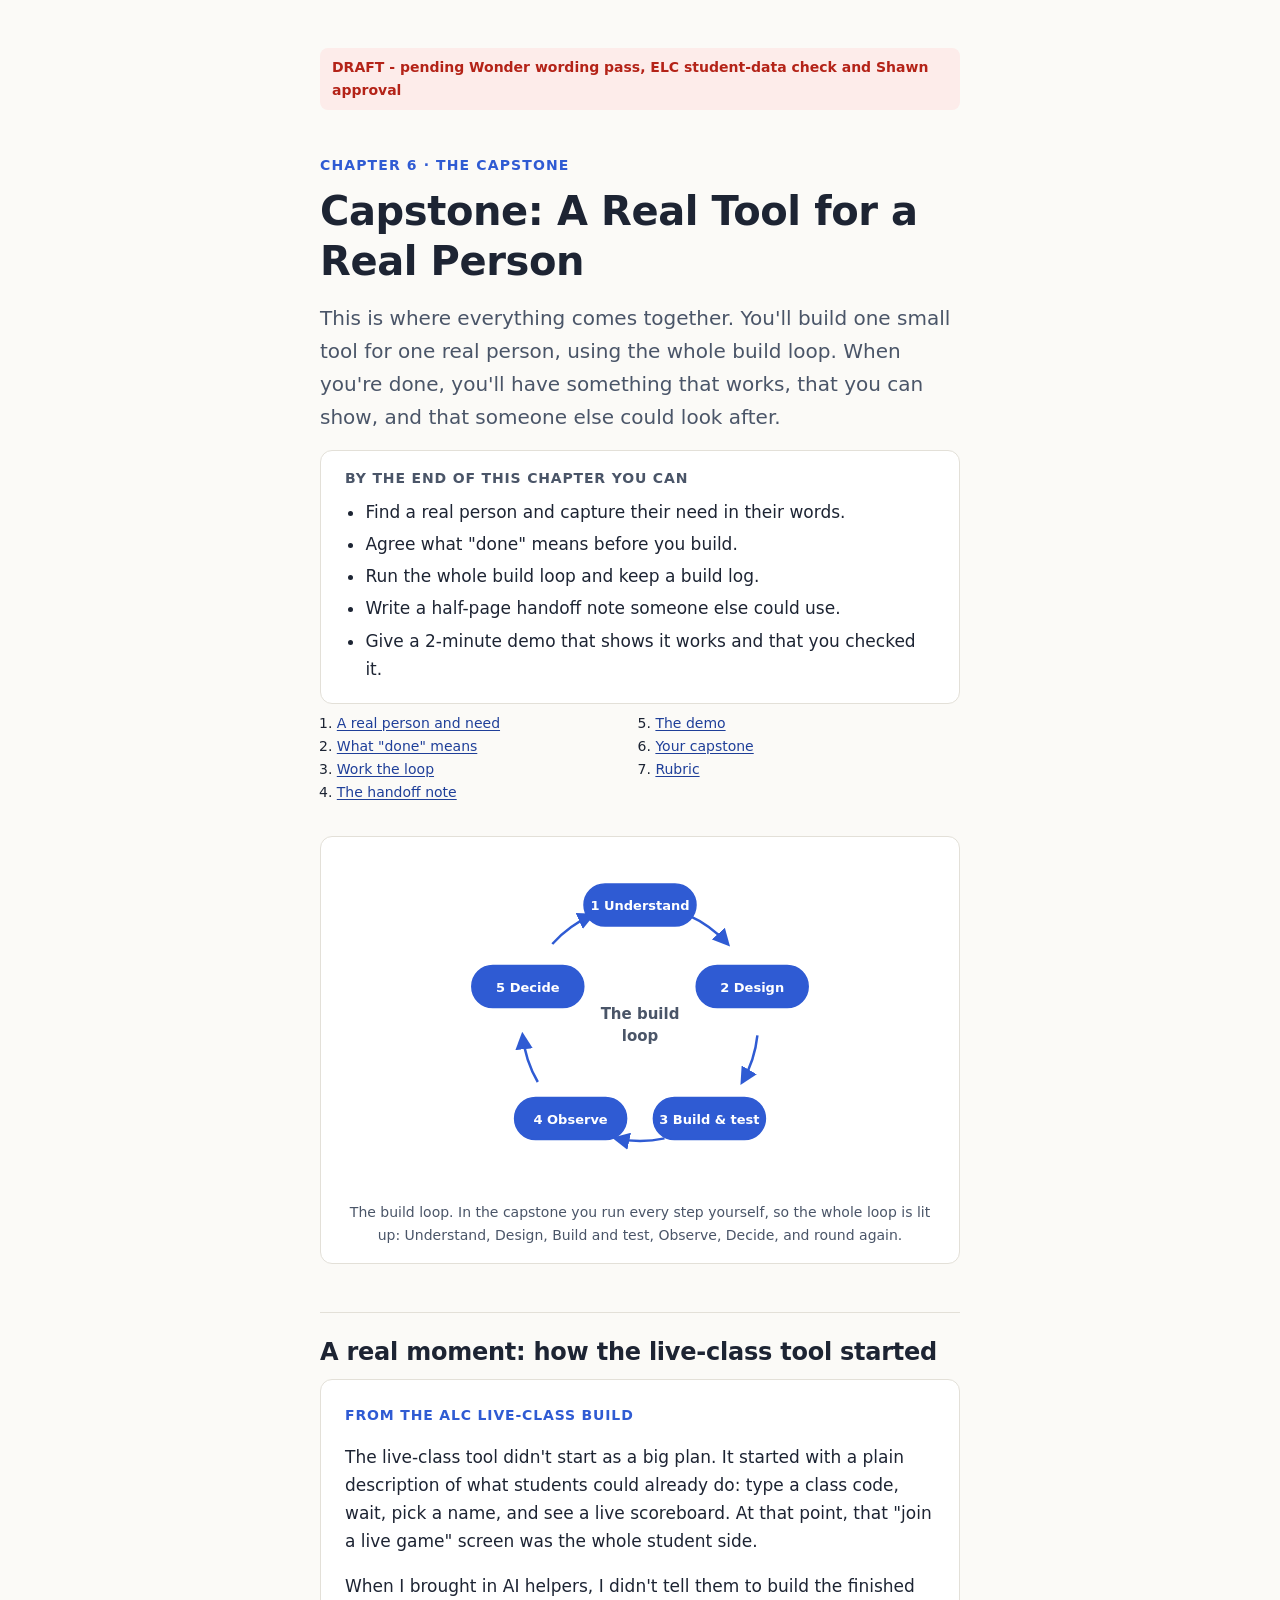
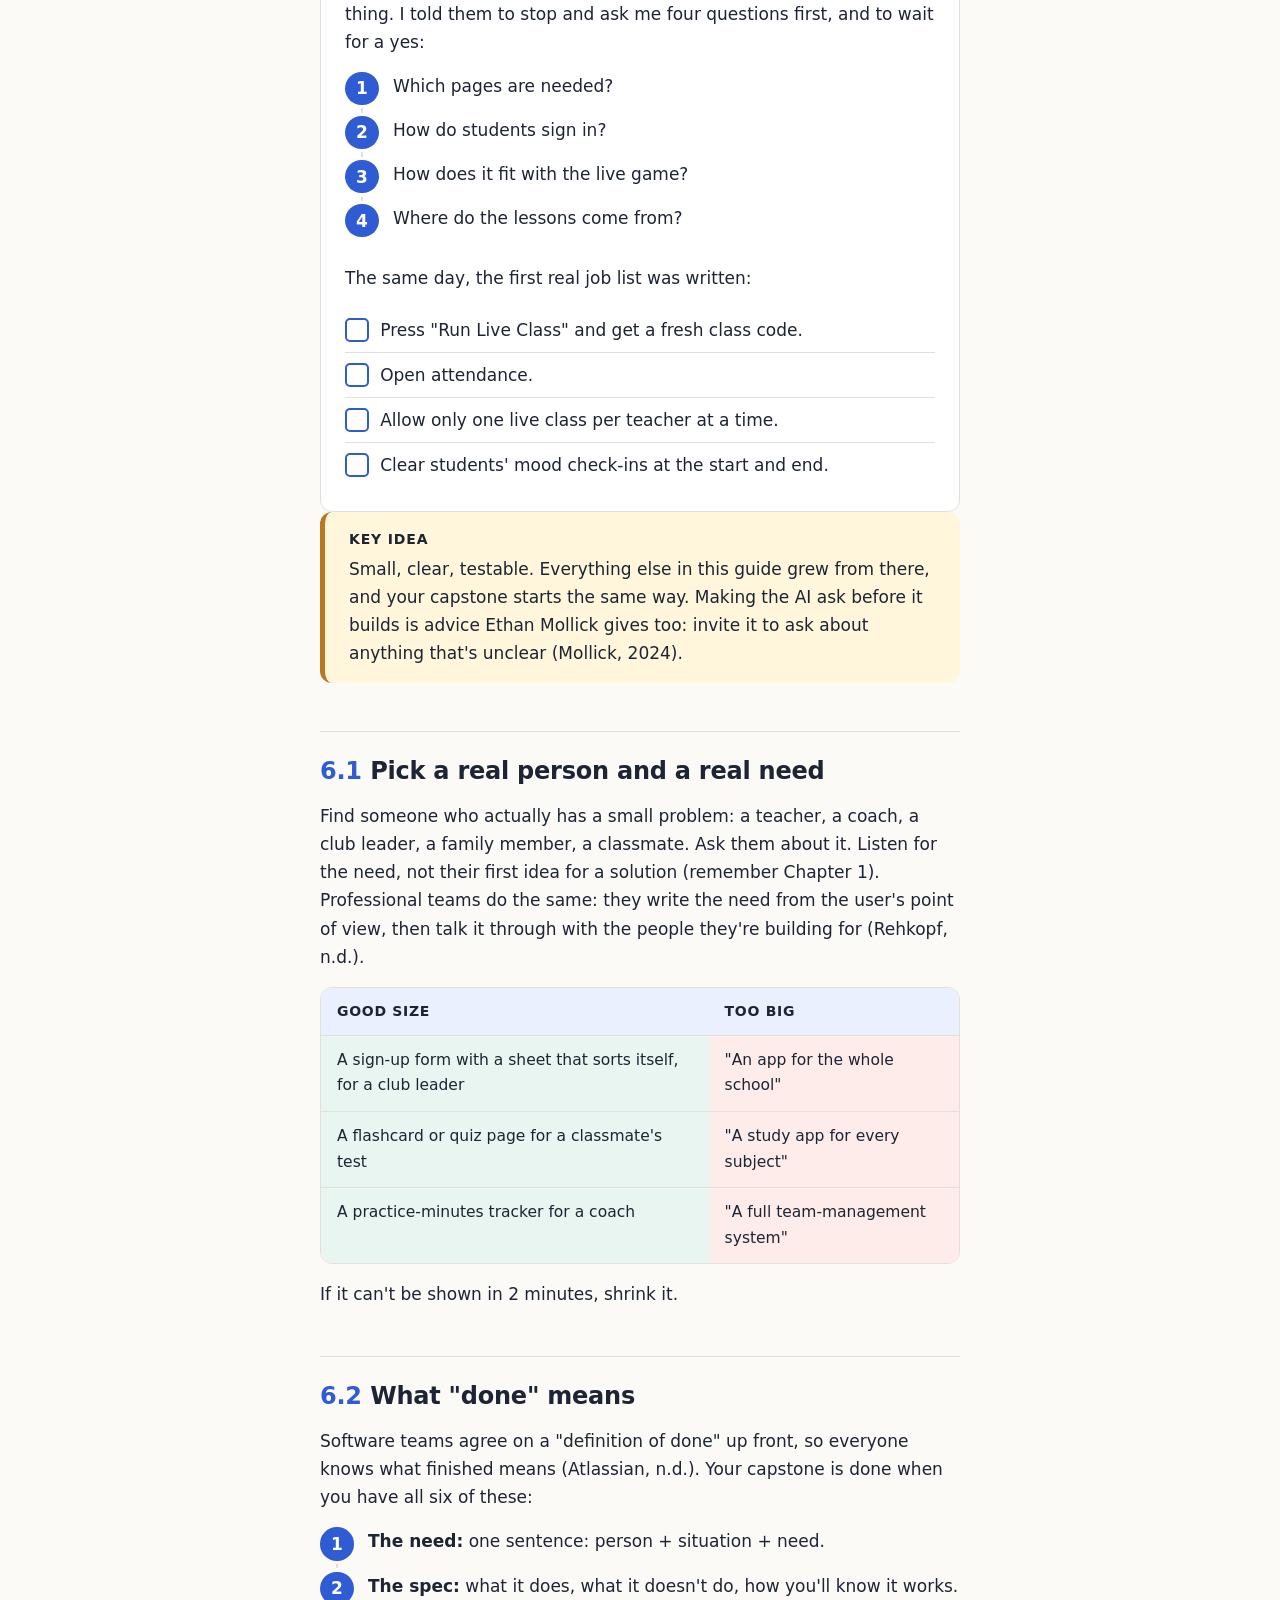
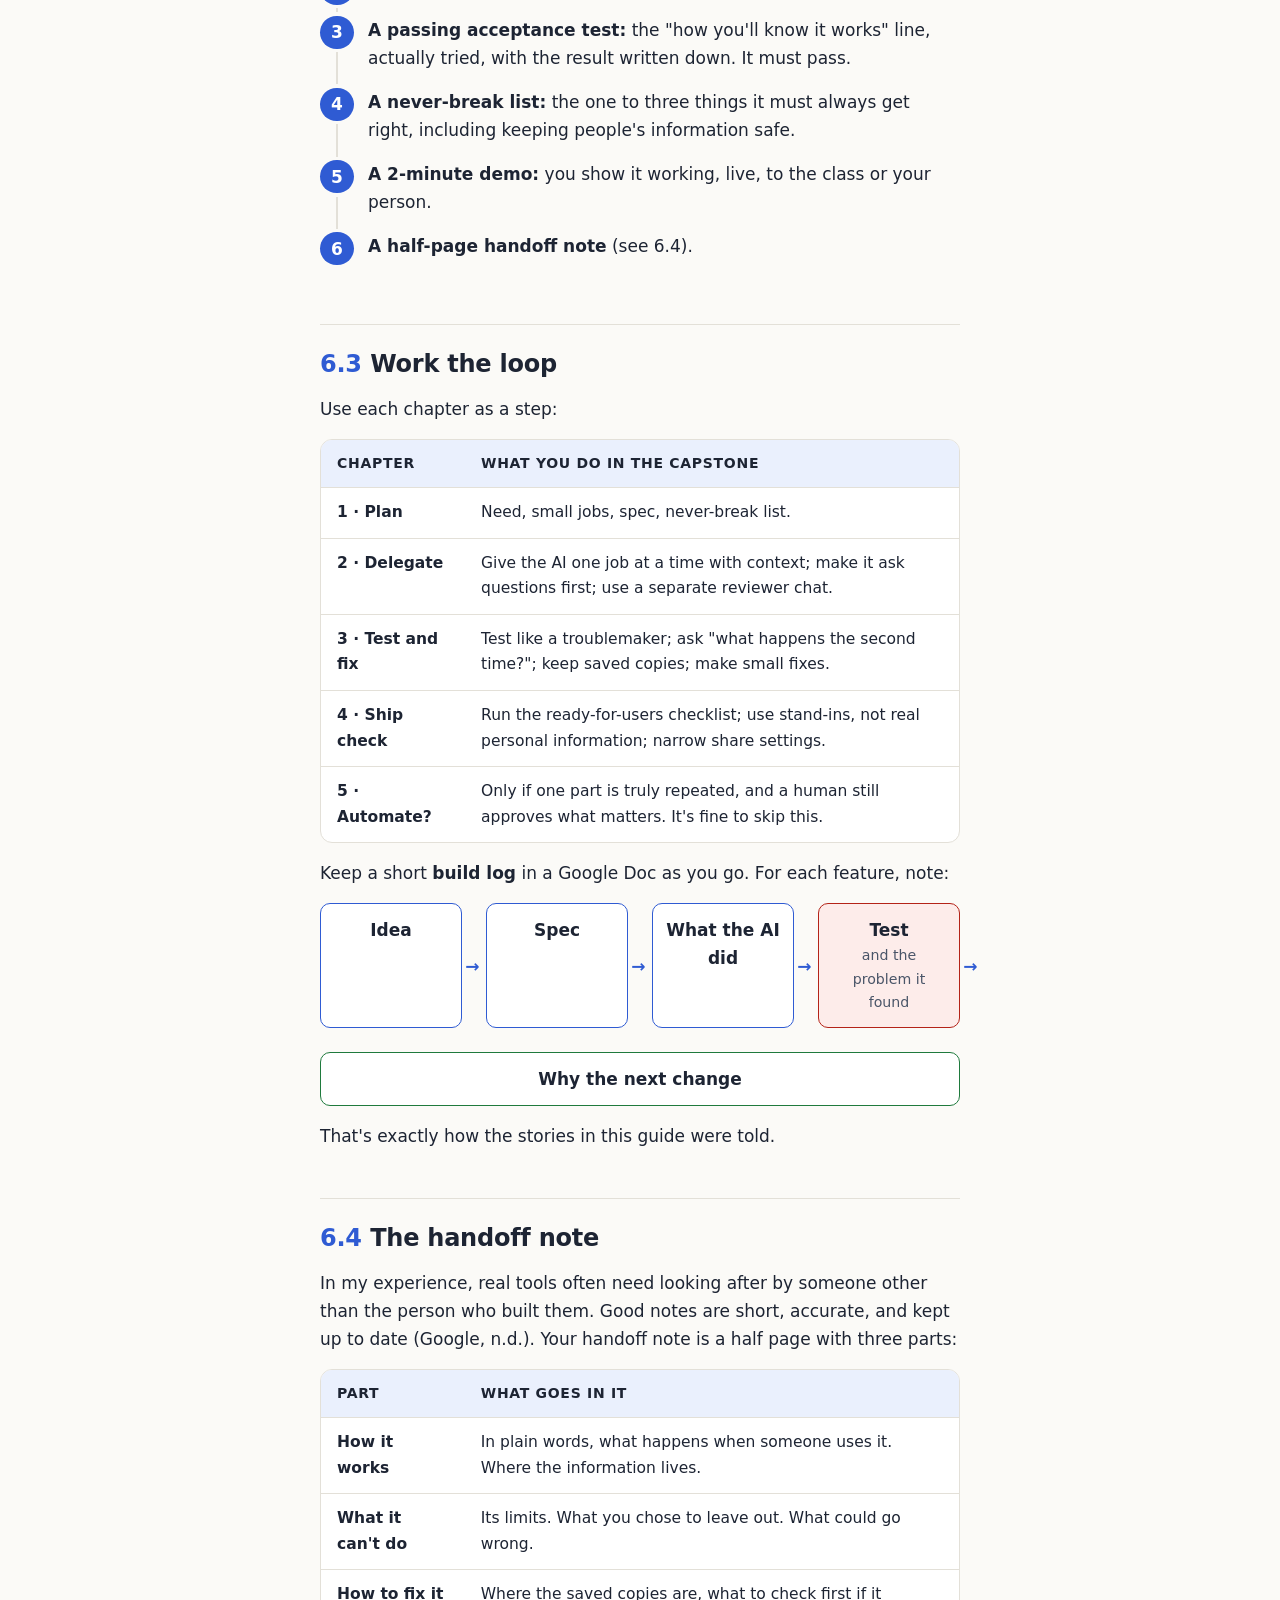
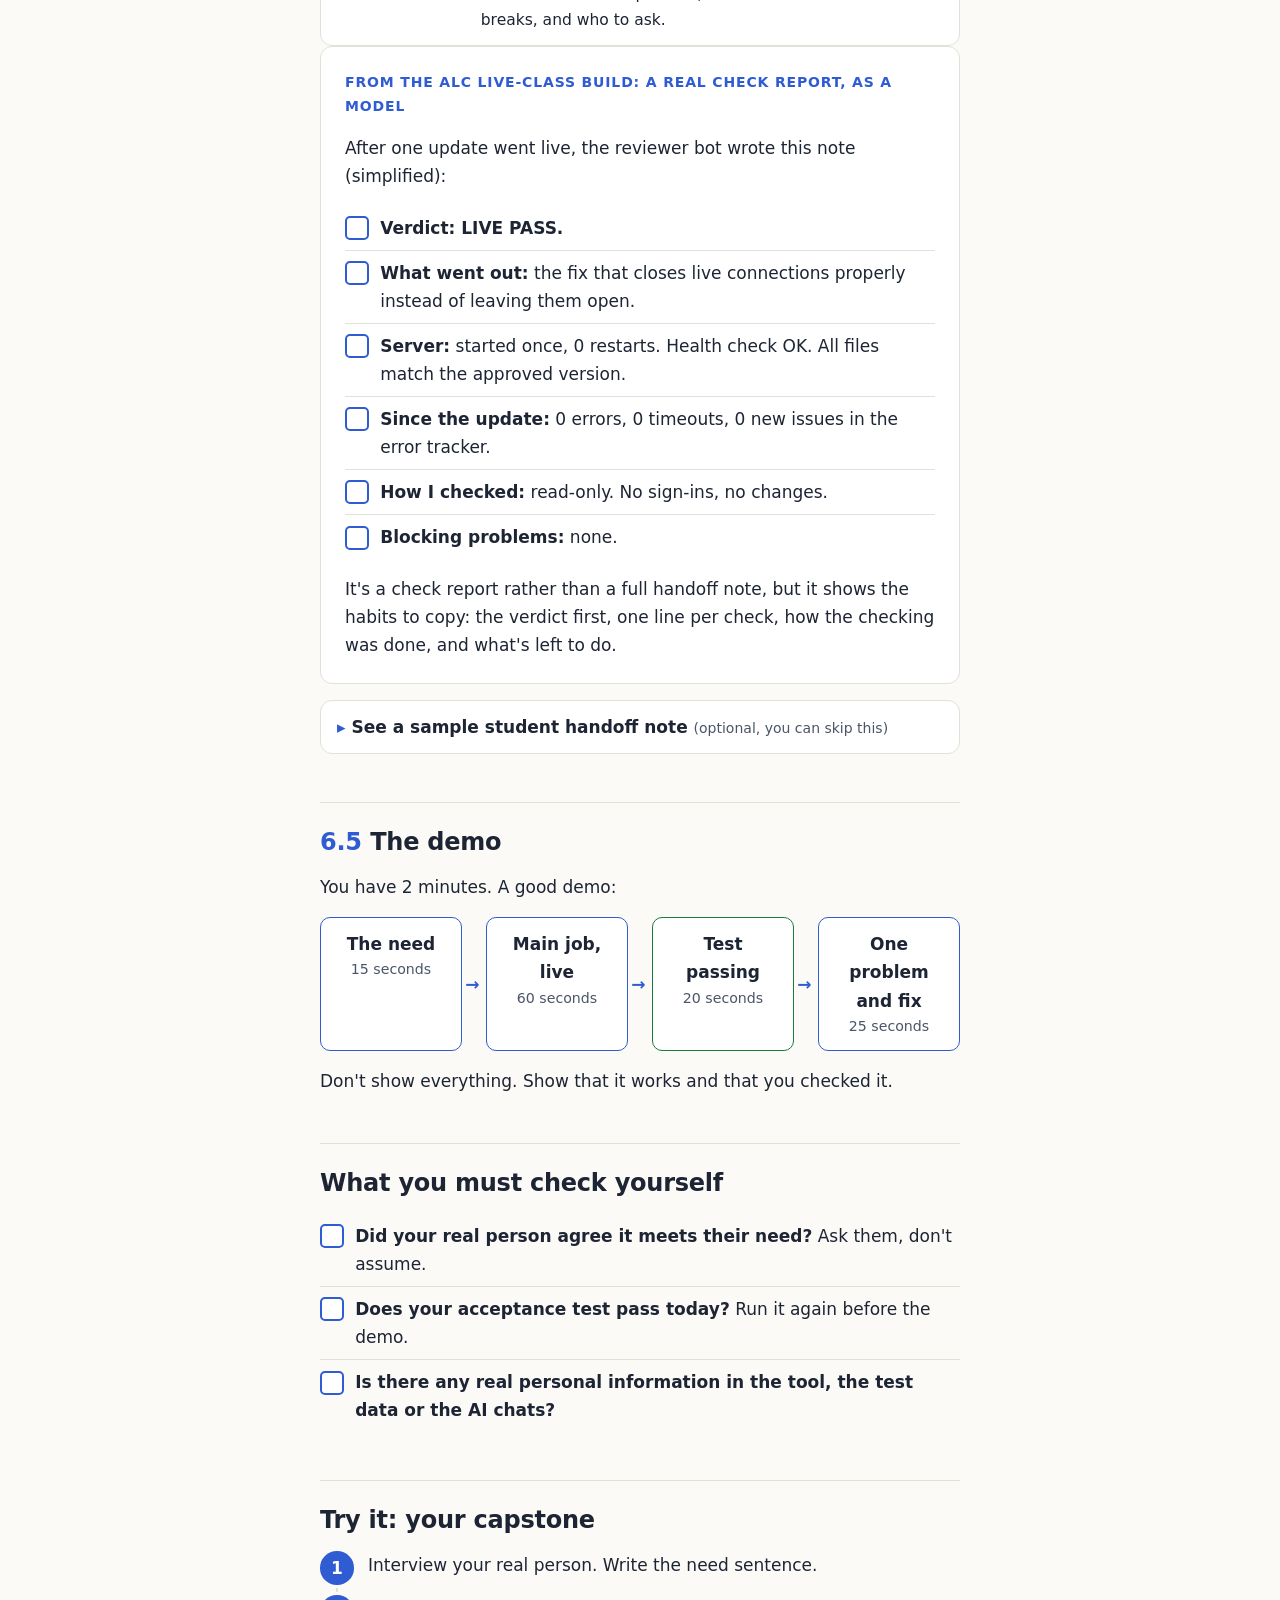
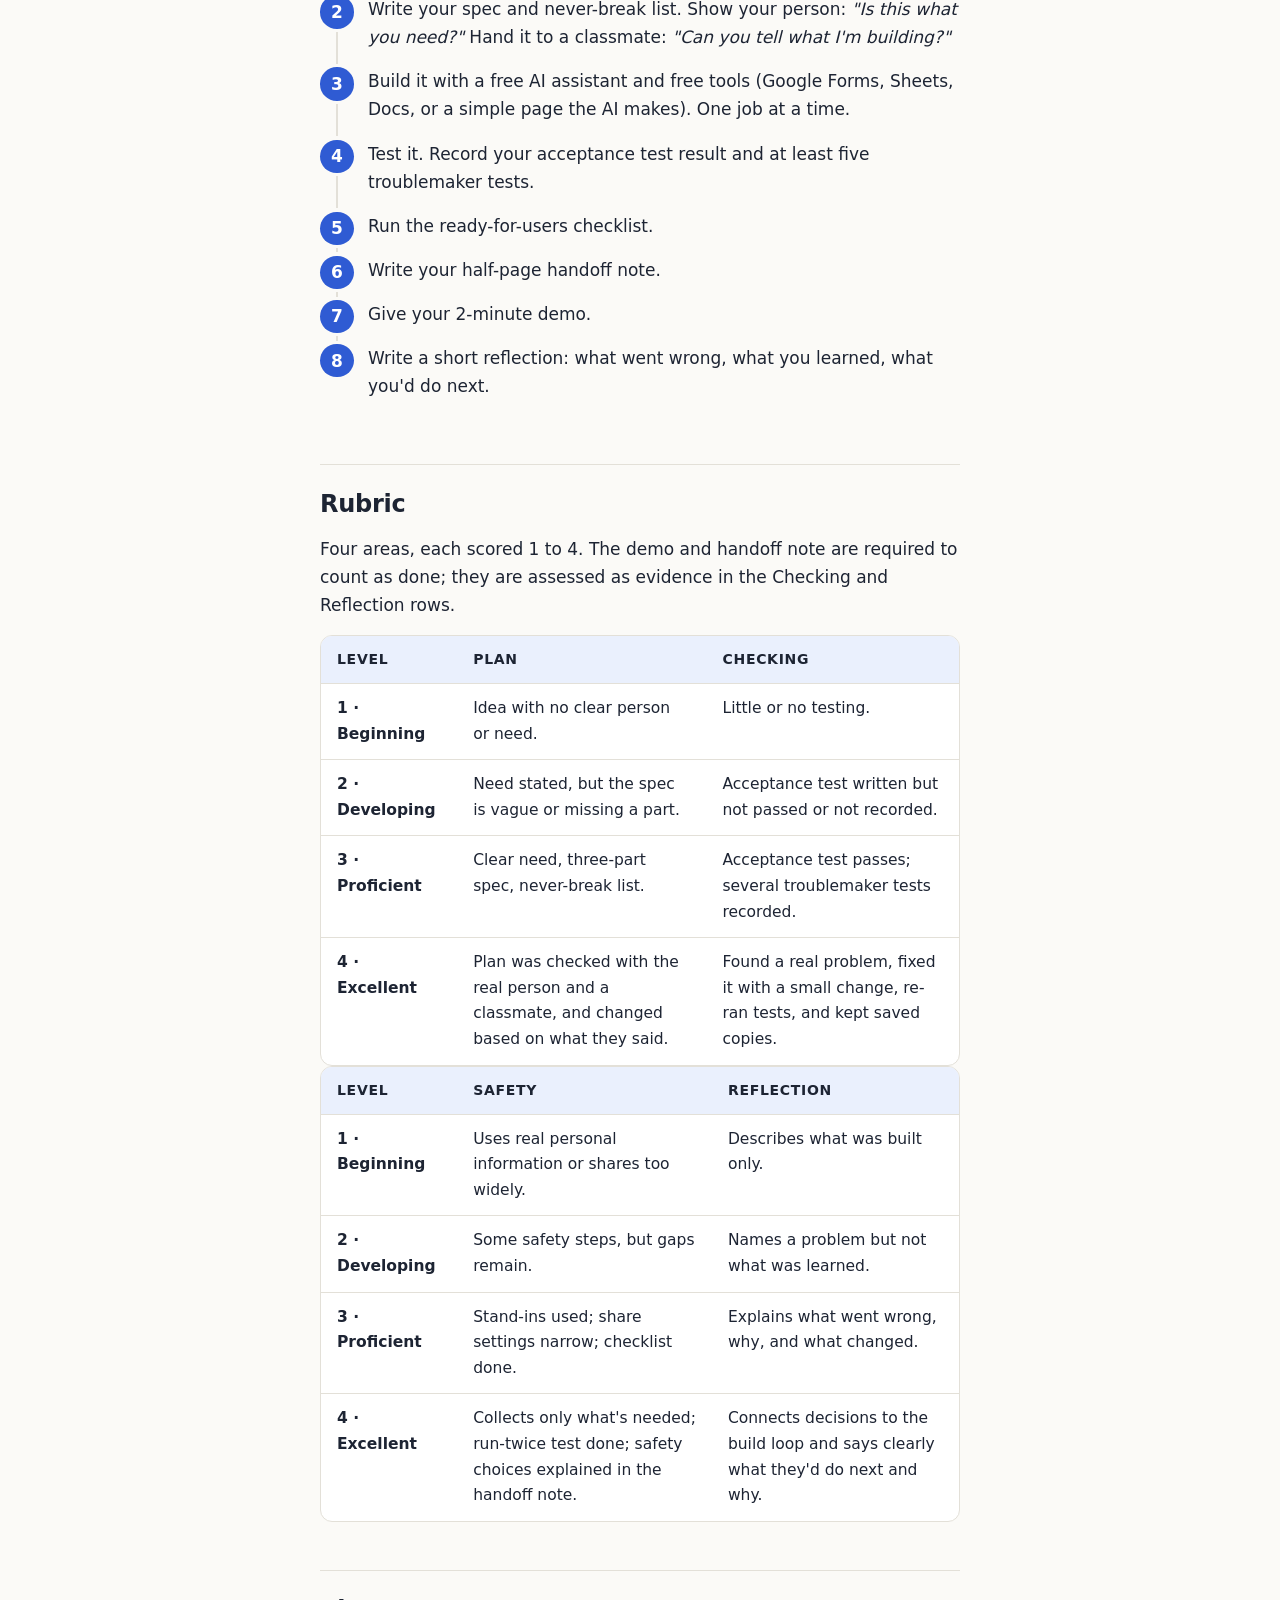
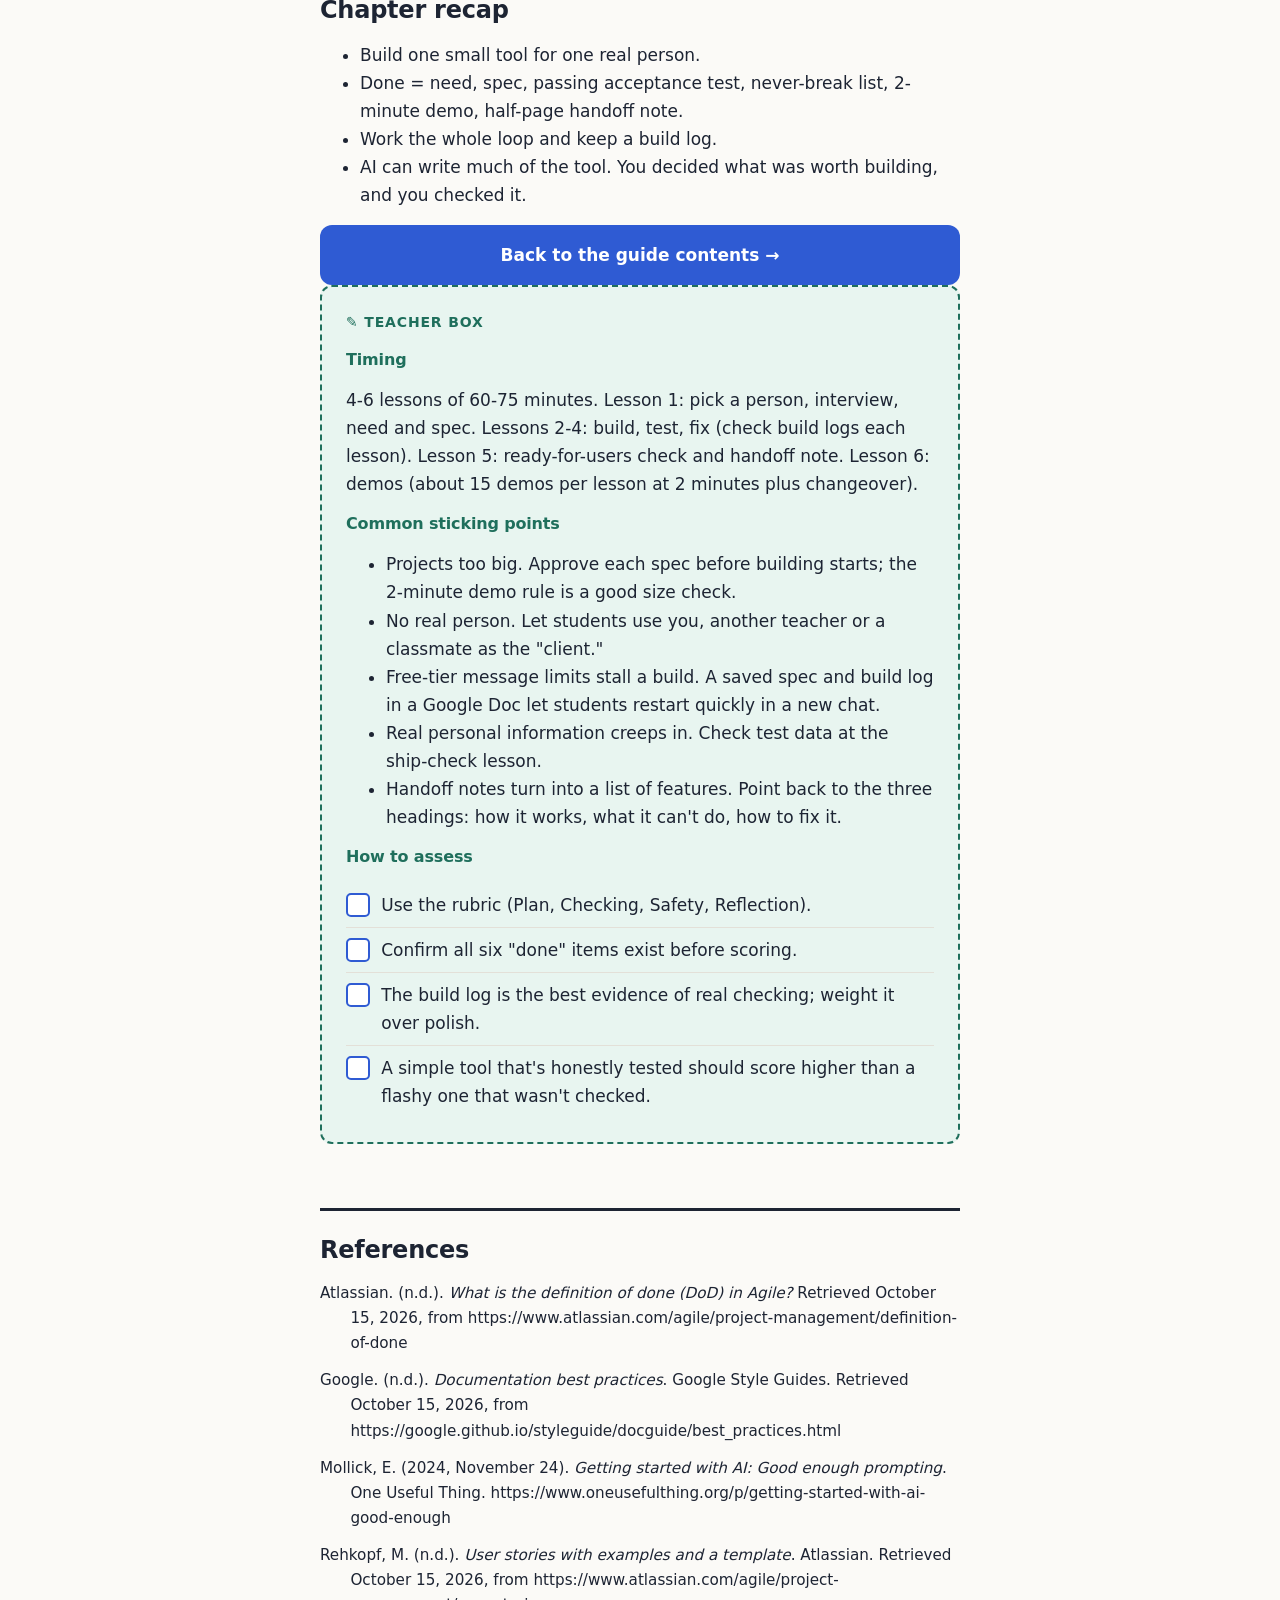
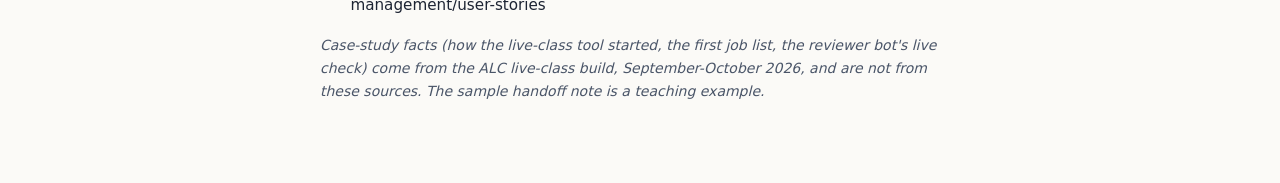
<file: ch6.html>
<!DOCTYPE html>
<html lang="en"><head><meta charset="utf-8"><meta name="viewport" content="width=device-width, initial-scale=1">
<title>Chapter 6: Capstone: A Real Tool for a Real Person</title><link rel="stylesheet" href="guide.css"></head>
<body><main class="page">
<p class="draft">DRAFT - pending Wonder wording pass, ELC student-data check and Shawn approval</p>

<header class="ch-header">
  <span class="ch-kicker">Chapter 6 · The capstone</span>
  <h1>Capstone: A Real Tool for a Real Person</h1>
  <p class="lead">This is where everything comes together. You'll build one small tool for one real person, using the whole build loop. When you're done, you'll have something that works, that you can show, and that someone else could look after.</p>
  <section class="goals" aria-label="Learning goals">
    <h2>By the end of this chapter you can</h2>
    <ul>
      <li>Find a real person and capture their need in their words.</li>
      <li>Agree what "done" means before you build.</li>
      <li>Run the whole build loop and keep a build log.</li>
      <li>Write a half-page handoff note someone else could use.</li>
      <li>Give a 2-minute demo that shows it works and that you checked it.</li>
    </ul>
  </section>
  <nav class="toc" aria-label="In this chapter"><ol>
    <li><a href="#s61">A real person and need</a></li><li><a href="#s62">What "done" means</a></li>
    <li><a href="#s63">Work the loop</a></li><li><a href="#s64">The handoff note</a></li>
    <li><a href="#s65">The demo</a></li><li><a href="#try">Your capstone</a></li><li><a href="#rubric">Rubric</a></li>
  </ol></nav>
</header>

<figure class="cycle">
<svg class="cycle-svg" viewBox="0 0 360 340" role="img" aria-labelledby="loop-t loop-d"><title id="loop-t">The build loop</title><desc id="loop-d">Five steps in a circle: 1 Understand, 2 Design the smallest useful piece, 3 Build and test, 4 Observe, 5 Decide what changes, then back to Understand.</desc>
<defs><marker id="arw" viewBox="0 0 10 10" refX="8" refY="5" markerWidth="7" markerHeight="7" orient="auto-start-reverse"><path d="M0,0 L10,5 L0,10 z" fill="var(--c-accent)"/></marker></defs>
<path d="M228.0,62.2 A118,118 0 0 1 267.7,91.0" fill="none" stroke="var(--c-accent)" stroke-width="2.5" marker-end="url(#arw)"/>
<path d="M297.4,182.3 A118,118 0 0 1 282.2,229.0" fill="none" stroke="var(--c-accent)" stroke-width="2.5" marker-end="url(#arw)"/>
<path d="M204.5,285.4 A118,118 0 0 1 155.5,285.4" fill="none" stroke="var(--c-accent)" stroke-width="2.5" marker-end="url(#arw)"/>
<path d="M77.8,229.0 A118,118 0 0 1 62.6,182.3" fill="none" stroke="var(--c-accent)" stroke-width="2.5" marker-end="url(#arw)"/>
<path d="M92.3,91.0 A118,118 0 0 1 132.0,62.2" fill="none" stroke="var(--c-accent)" stroke-width="2.5" marker-end="url(#arw)"/>
<g class="cy-node on"><rect x="124.0" y="31.0" width="112" height="42" rx="21"/><text x="180.0" y="57.0" text-anchor="middle"><tspan class="cy-n">1</tspan> Understand</text></g>
<g class="cy-node on"><rect x="236.2" y="112.5" width="112" height="42" rx="21"/><text x="292.2" y="138.5" text-anchor="middle"><tspan class="cy-n">2</tspan> Design</text></g>
<g class="cy-node on"><rect x="193.4" y="244.5" width="112" height="42" rx="21"/><text x="249.4" y="270.5" text-anchor="middle"><tspan class="cy-n">3</tspan> Build &amp; test</text></g>
<g class="cy-node on"><rect x="54.6" y="244.5" width="112" height="42" rx="21"/><text x="110.6" y="270.5" text-anchor="middle"><tspan class="cy-n">4</tspan> Observe</text></g>
<g class="cy-node on"><rect x="11.8" y="112.5" width="112" height="42" rx="21"/><text x="67.8" y="138.5" text-anchor="middle"><tspan class="cy-n">5</tspan> Decide</text></g>
<text x="180" y="166" text-anchor="middle" class="cy-mid">The build</text><text x="180" y="188" text-anchor="middle" class="cy-mid">loop</text></svg>
<figcaption>The build loop. In the capstone you run every step yourself, so the whole loop is lit up: Understand, Design, Build and test, Observe, Decide, and round again.</figcaption>
</figure>

<h2>A real moment: how the live-class tool started</h2>
<div class="story">
  <span class="callout-label">From the ALC live-class build</span>
  <p>The live-class tool didn't start as a big plan. It started with a plain description of what students could already do: type a class code, wait, pick a name, and see a live scoreboard. At that point, that "join a live game" screen was the whole student side.</p>
  <p>When I brought in AI helpers, I didn't tell them to build the finished thing. I told them to stop and ask me four questions first, and to wait for a yes:</p>
  <ol class="steps">
    <li>Which pages are needed?</li><li>How do students sign in?</li><li>How does it fit with the live game?</li><li>Where do the lessons come from?</li>
  </ol>
  <p>The same day, the first real job list was written:</p>
  <ul class="checklist">
    <li>Press "Run Live Class" and get a fresh class code.</li>
    <li>Open attendance.</li>
    <li>Allow only one live class per teacher at a time.</li>
    <li>Clear students' mood check-ins at the start and end.</li>
  </ul>
</div>
<div class="callout key">
  <span class="callout-label">Key idea</span>
  <p>Small, clear, testable. Everything else in this guide grew from there, and your capstone starts the same way. Making the AI ask before it builds is advice Ethan Mollick gives too: invite it to ask about anything that's unclear (Mollick, 2024).</p>
</div>

<h2 id="s61"><span class="sec-num">6.1</span>Pick a real person and a real need</h2>
<p>Find someone who actually has a small problem: a teacher, a coach, a club leader, a family member, a classmate. Ask them about it. Listen for the need, not their first idea for a solution (remember Chapter 1). Professional teams do the same: they write the need from the user's point of view, then talk it through with the people they're building for (Rehkopf, n.d.).</p>
<div class="table-wrap"><table>
  <thead><tr><th>Good size</th><th>Too big</th></tr></thead>
  <tbody>
    <tr><td class="good">A sign-up form with a sheet that sorts itself, for a club leader</td><td class="bad">"An app for the whole school"</td></tr>
    <tr><td class="good">A flashcard or quiz page for a classmate's test</td><td class="bad">"A study app for every subject"</td></tr>
    <tr><td class="good">A practice-minutes tracker for a coach</td><td class="bad">"A full team-management system"</td></tr>
  </tbody>
</table></div>
<p>If it can't be shown in 2 minutes, shrink it.</p>

<h2 id="s62"><span class="sec-num">6.2</span>What "done" means</h2>
<p>Software teams agree on a "definition of done" up front, so everyone knows what finished means (Atlassian, n.d.). Your capstone is done when you have all six of these:</p>
<ol class="steps">
  <li><strong>The need:</strong> one sentence: person + situation + need.</li>
  <li><strong>The spec:</strong> what it does, what it doesn't do, how you'll know it works.</li>
  <li><strong>A passing acceptance test:</strong> the "how you'll know it works" line, actually tried, with the result written down. It must pass.</li>
  <li><strong>A never-break list:</strong> the one to three things it must always get right, including keeping people's information safe.</li>
  <li><strong>A 2-minute demo:</strong> you show it working, live, to the class or your person.</li>
  <li><strong>A half-page handoff note</strong> (see 6.4).</li>
</ol>

<h2 id="s63"><span class="sec-num">6.3</span>Work the loop</h2>
<p>Use each chapter as a step:</p>
<div class="table-wrap"><table>
  <thead><tr><th>Chapter</th><th>What you do in the capstone</th></tr></thead>
  <tbody>
    <tr><td><strong>1 · Plan</strong></td><td>Need, small jobs, spec, never-break list.</td></tr>
    <tr><td><strong>2 · Delegate</strong></td><td>Give the AI one job at a time with context; make it ask questions first; use a separate reviewer chat.</td></tr>
    <tr><td><strong>3 · Test and fix</strong></td><td>Test like a troublemaker; ask "what happens the second time?"; keep saved copies; make small fixes.</td></tr>
    <tr><td><strong>4 · Ship check</strong></td><td>Run the ready-for-users checklist; use stand-ins, not real personal information; narrow share settings.</td></tr>
    <tr><td><strong>5 · Automate?</strong></td><td>Only if one part is truly repeated, and a human still approves what matters. It's fine to skip this.</td></tr>
  </tbody>
</table></div>
<p>Keep a short <strong>build log</strong> in a Google Doc as you go. For each feature, note:</p>
<ol class="flow" aria-label="Build log entry">
  <li>Idea</li><li>Spec</li><li>What the AI did</li><li class="bad">Test<small>and the problem it found</small></li><li class="good">Why the next change</li>
</ol>
<p>That's exactly how the stories in this guide were told.</p>

<h2 id="s64"><span class="sec-num">6.4</span>The handoff note</h2>
<p>In my experience, real tools often need looking after by someone other than the person who built them. Good notes are short, accurate, and kept up to date (Google, n.d.). Your handoff note is a half page with three parts:</p>
<div class="table-wrap"><table>
  <thead><tr><th>Part</th><th>What goes in it</th></tr></thead>
  <tbody>
    <tr><td><strong>How it works</strong></td><td>In plain words, what happens when someone uses it. Where the information lives.</td></tr>
    <tr><td><strong>What it can't do</strong></td><td>Its limits. What you chose to leave out. What could go wrong.</td></tr>
    <tr><td><strong>How to fix it</strong></td><td>Where the saved copies are, what to check first if it breaks, and who to ask.</td></tr>
  </tbody>
</table></div>
<div class="story">
  <span class="callout-label">From the ALC live-class build: a real check report, as a model</span>
  <p>After one update went live, the reviewer bot wrote this note (simplified):</p>
  <ul class="checklist">
    <li><strong>Verdict: LIVE PASS.</strong></li>
    <li><strong>What went out:</strong> the fix that closes live connections properly instead of leaving them open.</li>
    <li><strong>Server:</strong> started once, 0 restarts. Health check OK. All files match the approved version.</li>
    <li><strong>Since the update:</strong> 0 errors, 0 timeouts, 0 new issues in the error tracker.</li>
    <li><strong>How I checked:</strong> read-only. No sign-ins, no changes.</li>
    <li><strong>Blocking problems:</strong> none.</li>
  </ul>
  <p>It's a check report rather than a full handoff note, but it shows the habits to copy: the verdict first, one line per check, how the checking was done, and what's left to do.</p>
</div>
<details>
  <summary>See a sample student handoff note <span class="opt">(optional, you can skip this)</span></summary>
  <div>
<pre>CLUB SIGN-UP FORM: HANDOFF NOTE
How it works: Members fill in a Google Form (first name and grade only).
Each answer becomes a row in the "Sign-ups" Sheet, sorted by grade.
What it can't do: It doesn't send reminders. It can't stop someone
signing up twice; check for duplicates before each meeting.
How to fix it: Saved copies are in the "Versions" Doc. If rows stop
appearing, check the form's Responses tab is still linked to the Sheet.
Ask: the club leader (owner of the form).</pre>
  <p class="small">A teaching example, not from the live-class build.</p>
  </div>
</details>

<h2 id="s65"><span class="sec-num">6.5</span>The demo</h2>
<p>You have 2 minutes. A good demo:</p>
<ol class="flow" aria-label="Two-minute demo">
  <li>The need<small>15 seconds</small></li>
  <li>Main job, live<small>60 seconds</small></li>
  <li class="good">Test passing<small>20 seconds</small></li>
  <li>One problem and fix<small>25 seconds</small></li>
</ol>
<p>Don't show everything. Show that it works and that you checked it.</p>

<h2>What you must check yourself</h2>
<ul class="checklist">
  <li><strong>Did your real person agree it meets their need?</strong> Ask them, don't assume.</li>
  <li><strong>Does your acceptance test pass today?</strong> Run it again before the demo.</li>
  <li><strong>Is there any real personal information in the tool, the test data or the AI chats?</strong></li>
</ul>

<h2 id="try">Try it: your capstone</h2>
<ol class="steps">
  <li>Interview your real person. Write the need sentence.</li>
  <li>Write your spec and never-break list. Show your person: <em>"Is this what you need?"</em> Hand it to a classmate: <em>"Can you tell what I'm building?"</em></li>
  <li>Build it with a free AI assistant and free tools (Google Forms, Sheets, Docs, or a simple page the AI makes). One job at a time.</li>
  <li>Test it. Record your acceptance test result and at least five troublemaker tests.</li>
  <li>Run the ready-for-users checklist.</li>
  <li>Write your half-page handoff note.</li>
  <li>Give your 2-minute demo.</li>
  <li>Write a short reflection: what went wrong, what you learned, what you'd do next.</li>
</ol>

<h2 id="rubric">Rubric</h2>
<p>Four areas, each scored 1 to 4. The demo and handoff note are required to count as done; they are assessed as evidence in the Checking and Reflection rows.</p>
<div class="table-wrap"><table>
  <thead><tr><th>Level</th><th>Plan</th><th>Checking</th></tr></thead>
  <tbody>
    <tr><td><strong>1 · Beginning</strong></td><td>Idea with no clear person or need.</td><td>Little or no testing.</td></tr>
    <tr><td><strong>2 · Developing</strong></td><td>Need stated, but the spec is vague or missing a part.</td><td>Acceptance test written but not passed or not recorded.</td></tr>
    <tr><td><strong>3 · Proficient</strong></td><td>Clear need, three-part spec, never-break list.</td><td>Acceptance test passes; several troublemaker tests recorded.</td></tr>
    <tr><td><strong>4 · Excellent</strong></td><td>Plan was checked with the real person and a classmate, and changed based on what they said.</td><td>Found a real problem, fixed it with a small change, re-ran tests, and kept saved copies.</td></tr>
  </tbody>
</table></div>
<div class="table-wrap"><table>
  <thead><tr><th>Level</th><th>Safety</th><th>Reflection</th></tr></thead>
  <tbody>
    <tr><td><strong>1 · Beginning</strong></td><td>Uses real personal information or shares too widely.</td><td>Describes what was built only.</td></tr>
    <tr><td><strong>2 · Developing</strong></td><td>Some safety steps, but gaps remain.</td><td>Names a problem but not what was learned.</td></tr>
    <tr><td><strong>3 · Proficient</strong></td><td>Stand-ins used; share settings narrow; checklist done.</td><td>Explains what went wrong, why, and what changed.</td></tr>
    <tr><td><strong>4 · Excellent</strong></td><td>Collects only what's needed; run-twice test done; safety choices explained in the handoff note.</td><td>Connects decisions to the build loop and says clearly what they'd do next and why.</td></tr>
  </tbody>
</table></div>

<h2>Chapter recap</h2>
<ul>
  <li>Build one small tool for one real person.</li>
  <li>Done = need, spec, passing acceptance test, never-break list, 2-minute demo, half-page handoff note.</li>
  <li>Work the whole loop and keep a build log.</li>
  <li>AI can write much of the tool. You decided what was worth building, and you checked it.</li>
</ul>
<a class="next" href="index.html">Back to the guide contents →</a>

<aside class="teacher" aria-label="Teacher box">
  <span class="callout-label">Teacher box</span>
  <h3>Timing</h3>
  <p>4-6 lessons of 60-75 minutes. Lesson 1: pick a person, interview, need and spec. Lessons 2-4: build, test, fix (check build logs each lesson). Lesson 5: ready-for-users check and handoff note. Lesson 6: demos (about 15 demos per lesson at 2 minutes plus changeover).</p>
  <h3>Common sticking points</h3>
  <ul>
    <li>Projects too big. Approve each spec before building starts; the 2-minute demo rule is a good size check.</li>
    <li>No real person. Let students use you, another teacher or a classmate as the "client."</li>
    <li>Free-tier message limits stall a build. A saved spec and build log in a Google Doc let students restart quickly in a new chat.</li>
    <li>Real personal information creeps in. Check test data at the ship-check lesson.</li>
    <li>Handoff notes turn into a list of features. Point back to the three headings: how it works, what it can't do, how to fix it.</li>
  </ul>
  <h3>How to assess</h3>
  <ul class="checklist">
    <li>Use the rubric (Plan, Checking, Safety, Reflection).</li>
    <li>Confirm all six "done" items exist before scoring.</li>
    <li>The build log is the best evidence of real checking; weight it over polish.</li>
    <li>A simple tool that's honestly tested should score higher than a flashy one that wasn't checked.</li>
  </ul>
</aside>

<section class="references" aria-labelledby="refs">
<h2 id="refs">References</h2>
<ul>
<li>Atlassian. (n.d.). <em>What is the definition of done (DoD) in Agile?</em> Retrieved October 15, 2026, from https://www.atlassian.com/agile/project-management/definition-of-done</li>
<li>Google. (n.d.). <em>Documentation best practices</em>. Google Style Guides. Retrieved October 15, 2026, from https://google.github.io/styleguide/docguide/best_practices.html</li>
<li>Mollick, E. (2024, November 24). <em>Getting started with AI: Good enough prompting</em>. One Useful Thing. https://www.oneusefulthing.org/p/getting-started-with-ai-good-enough</li>
<li>Rehkopf, M. (n.d.). <em>User stories with examples and a template</em>. Atlassian. Retrieved October 15, 2026, from https://www.atlassian.com/agile/project-management/user-stories</li>
</ul>
<p class="note">Case-study facts (how the live-class tool started, the first job list, the reviewer bot's live check) come from the ALC live-class build, September-October 2026, and are not from these sources. The sample handoff note is a teaching example.</p>
</section>

</main></body></html>
</file>
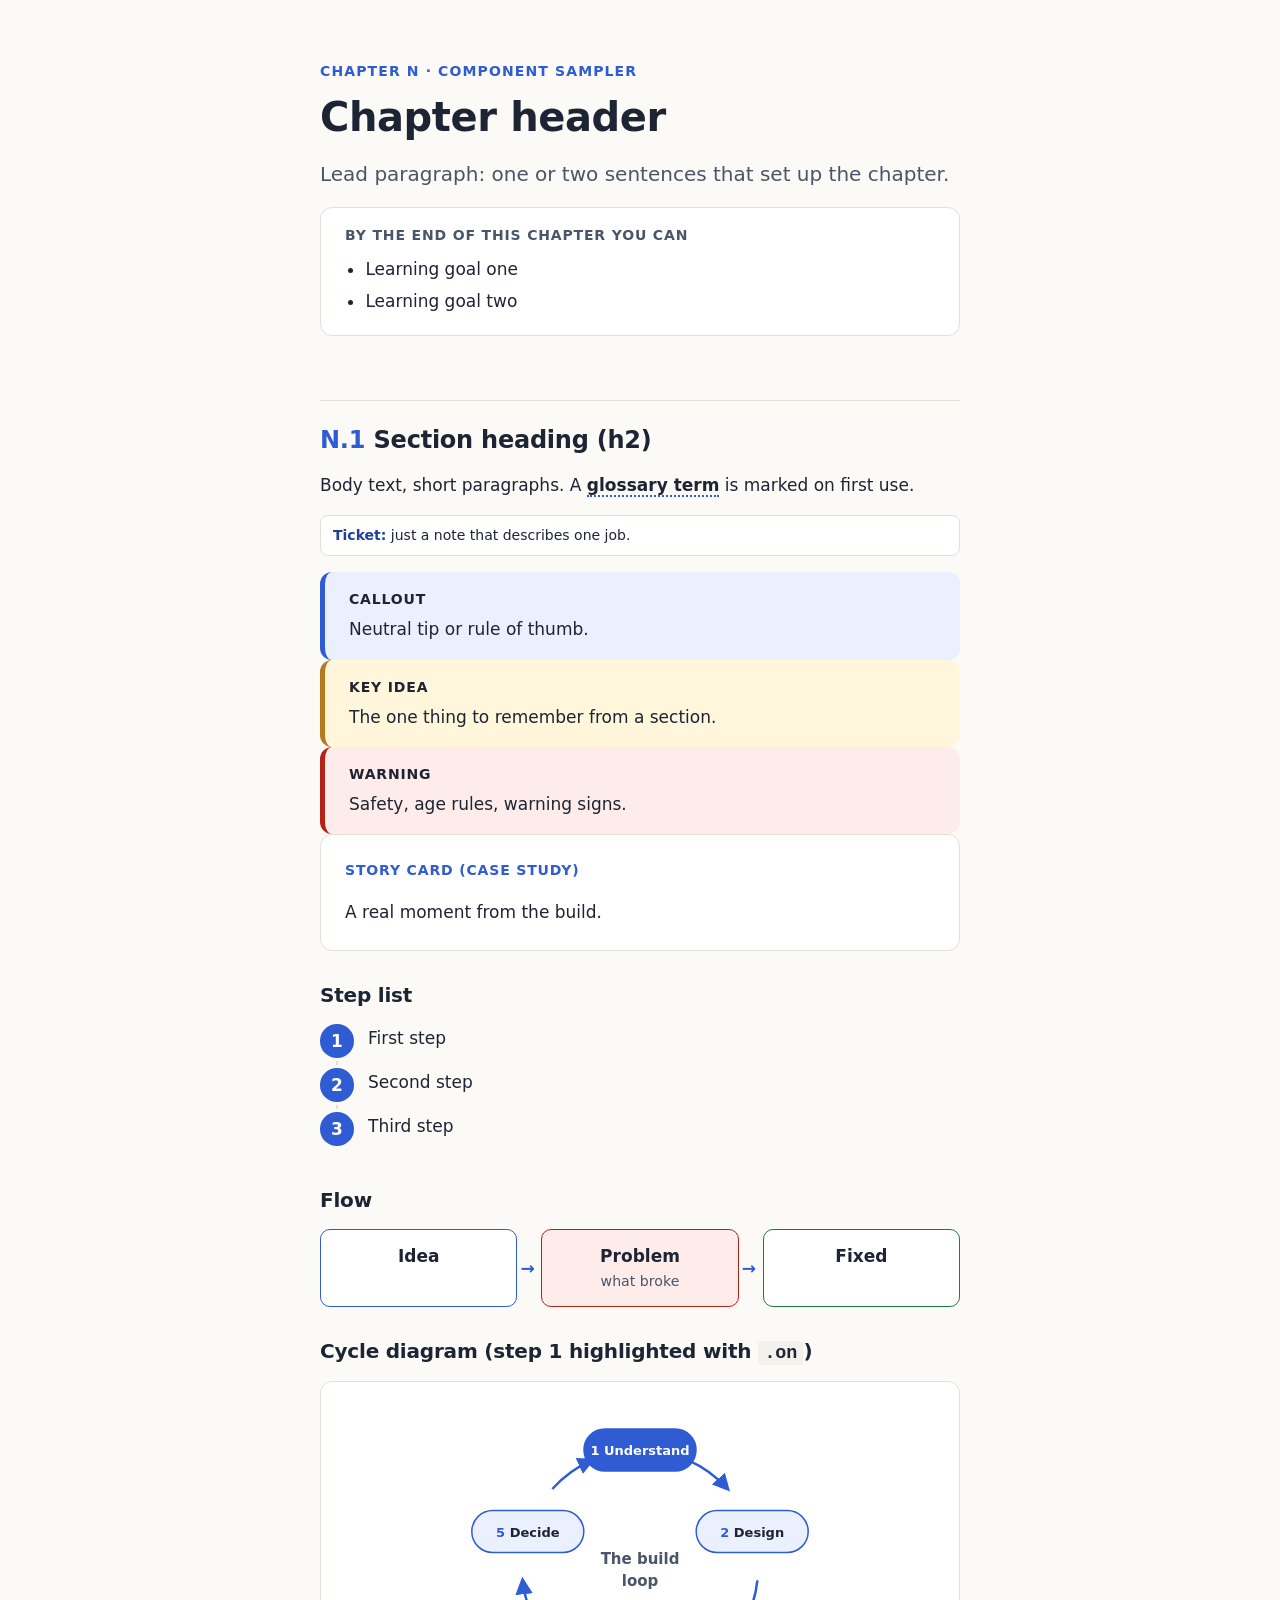
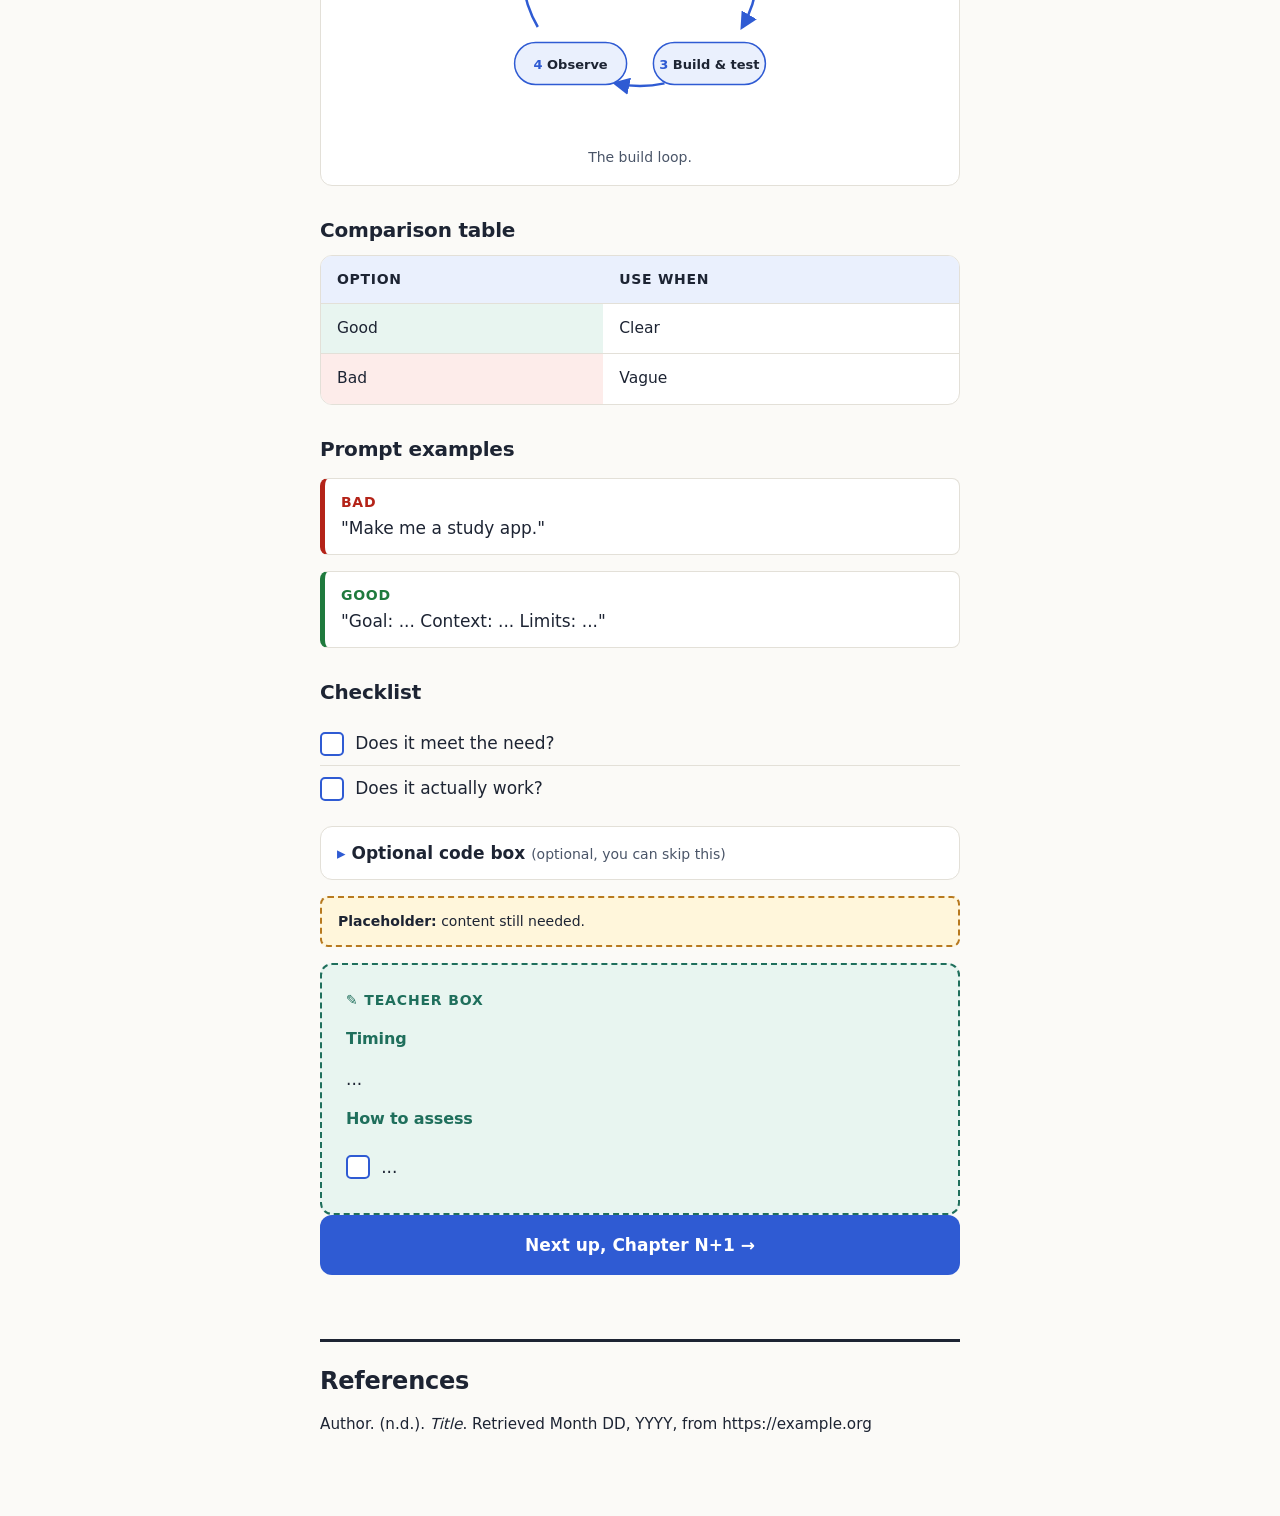
<file: components.html>
<!DOCTYPE html><html lang="en"><head><meta charset="utf-8"><meta name="viewport" content="width=device-width, initial-scale=1"><title>Component sampler</title><link rel="stylesheet" href="guide.css"></head><body><main class="page">
<header class="ch-header"><span class="ch-kicker">Chapter N · Component sampler</span><h1>Chapter header</h1><p class="lead">Lead paragraph: one or two sentences that set up the chapter.</p>
<section class="goals"><h2>By the end of this chapter you can</h2><ul><li>Learning goal one</li><li>Learning goal two</li></ul></section></header>
<h2><span class="sec-num">N.1</span>Section heading (h2)</h2><p>Body text, short paragraphs. A <dfn>glossary term</dfn> is marked on first use.</p>
<span class="term"><b>Ticket:</b> just a note that describes one job.</span>
<div class="callout"><span class="callout-label">Callout</span><p>Neutral tip or rule of thumb.</p></div>
<div class="callout key"><span class="callout-label">Key idea</span><p>The one thing to remember from a section.</p></div>
<div class="callout warn"><span class="callout-label">Warning</span><p>Safety, age rules, warning signs.</p></div>
<div class="story"><span class="callout-label">Story card (case study)</span><p>A real moment from the build.</p></div>
<h3>Step list</h3><ol class="steps"><li>First step</li><li>Second step</li><li>Third step</li></ol>
<h3>Flow</h3><ol class="flow"><li>Idea</li><li class="bad">Problem<small>what broke</small></li><li class="good">Fixed</li></ol>
<h3>Cycle diagram (step 1 highlighted with <code>.on</code>)</h3><figure class="cycle"><svg class="cycle-svg" viewBox="0 0 360 340" role="img" aria-labelledby="loop-t loop-d"><title id="loop-t">The build loop</title><desc id="loop-d">Five steps in a circle: 1 Understand, 2 Design the smallest useful piece, 3 Build and test, 4 Observe, 5 Decide what changes, then back to Understand.</desc>
<defs><marker id="arw" viewBox="0 0 10 10" refX="8" refY="5" markerWidth="7" markerHeight="7" orient="auto-start-reverse"><path d="M0,0 L10,5 L0,10 z" fill="var(--c-accent)"/></marker></defs>
<path d="M228.0,62.2 A118,118 0 0 1 267.7,91.0" fill="none" stroke="var(--c-accent)" stroke-width="2.5" marker-end="url(#arw)"/>
<path d="M297.4,182.3 A118,118 0 0 1 282.2,229.0" fill="none" stroke="var(--c-accent)" stroke-width="2.5" marker-end="url(#arw)"/>
<path d="M204.5,285.4 A118,118 0 0 1 155.5,285.4" fill="none" stroke="var(--c-accent)" stroke-width="2.5" marker-end="url(#arw)"/>
<path d="M77.8,229.0 A118,118 0 0 1 62.6,182.3" fill="none" stroke="var(--c-accent)" stroke-width="2.5" marker-end="url(#arw)"/>
<path d="M92.3,91.0 A118,118 0 0 1 132.0,62.2" fill="none" stroke="var(--c-accent)" stroke-width="2.5" marker-end="url(#arw)"/>
<g class="cy-node on"><rect x="124.0" y="31.0" width="112" height="42" rx="21"/><text x="180.0" y="57.0" text-anchor="middle"><tspan class="cy-n">1</tspan> Understand</text></g>
<g class="cy-node"><rect x="236.2" y="112.5" width="112" height="42" rx="21"/><text x="292.2" y="138.5" text-anchor="middle"><tspan class="cy-n">2</tspan> Design</text></g>
<g class="cy-node"><rect x="193.4" y="244.5" width="112" height="42" rx="21"/><text x="249.4" y="270.5" text-anchor="middle"><tspan class="cy-n">3</tspan> Build &amp; test</text></g>
<g class="cy-node"><rect x="54.6" y="244.5" width="112" height="42" rx="21"/><text x="110.6" y="270.5" text-anchor="middle"><tspan class="cy-n">4</tspan> Observe</text></g>
<g class="cy-node"><rect x="11.8" y="112.5" width="112" height="42" rx="21"/><text x="67.8" y="138.5" text-anchor="middle"><tspan class="cy-n">5</tspan> Decide</text></g>
<text x="180" y="166" text-anchor="middle" class="cy-mid">The build</text><text x="180" y="188" text-anchor="middle" class="cy-mid">loop</text></svg><figcaption>The build loop.</figcaption></figure>
<h3>Comparison table</h3><div class="table-wrap"><table><thead><tr><th>Option</th><th>Use when</th></tr></thead><tbody><tr><td class="good">Good</td><td>Clear</td></tr><tr><td class="bad">Bad</td><td>Vague</td></tr></tbody></table></div>
<h3>Prompt examples</h3><p class="prompt bad"><b>Bad</b>"Make me a study app."</p><p class="prompt good"><b>Good</b>"Goal: ... Context: ... Limits: ..."</p>
<h3>Checklist</h3><ul class="checklist"><li>Does it meet the need?</li><li>Does it actually work?</li></ul>
<details><summary>Optional code box <span class="opt">(optional, you can skip this)</span></summary><div><pre>print("hello")</pre></div></details>
<p class="todo"><strong>Placeholder:</strong> content still needed.</p>
<aside class="teacher"><span class="callout-label">Teacher box</span><h3>Timing</h3><p>...</p><h3>How to assess</h3><ul class="checklist"><li>...</li></ul></aside>
<a class="next" href="#">Next up, Chapter N+1 →</a>
<section class="references"><h2>References</h2><ul><li>Author. (n.d.). <em>Title</em>. Retrieved Month DD, YYYY, from https://example.org</li></ul></section>
</main></body></html>
</file>
<file: guide.css>
/* guide.css — Build with AI student guide. No external fonts, no JS. */
:root{
  --c-bg:#fbfaf7; --c-surface:#ffffff; --c-text:#1d2433; --c-muted:#4a5568; --c-border:#e3e0d8;
  --c-accent:#2f5bd3; --c-accent-soft:#eaf0fd; --c-accent-ink:#1f3f99;
  --c-key-soft:#fff6db; --c-key:#b7791f;
  --c-teach:#1f6f5c; --c-teach-soft:#e8f5f0;
  --c-warn:#b42318; --c-warn-soft:#fdecea;
  --c-ok:#1f7a3d; --c-code-bg:#f3f1ec;
  --f-sans:system-ui,-apple-system,"Segoe UI",Roboto,"Helvetica Neue",Arial,sans-serif;
  --f-mono:ui-monospace,"SFMono-Regular",Menlo,Consolas,monospace;
  --fs-sm:.875rem; --fs-base:1.0625rem; --fs-lg:1.25rem; --fs-h3:1.25rem; --fs-h2:1.5rem; --fs-h1:clamp(1.875rem,5vw,2.5rem);
  --s1:.25rem; --s2:.5rem; --s3:.75rem; --s4:1rem; --s5:1.5rem; --s6:2rem; --s7:3rem; --s8:4rem;
  --radius:12px; --measure:42rem;
}
*{box-sizing:border-box}
html{-webkit-text-size-adjust:100%}
body{margin:0;background:var(--c-bg);color:var(--c-text);font:400 var(--fs-base)/1.65 var(--f-sans)}
.page{max-width:var(--measure);margin:0 auto;padding:var(--s6) var(--s4) var(--s8)}
h1,h2,h3{line-height:1.25;margin:0;font-weight:700;letter-spacing:-.01em}
h2{font-size:var(--fs-h2);margin-top:var(--s7);padding-top:var(--s5);border-top:1px solid var(--c-border)}
h3{font-size:var(--fs-h3);margin-top:var(--s6)}
h2+*,h3+*{margin-top:var(--s3)}
p,ul,ol,table,figure,details,blockquote{margin:var(--s4) 0}
a{color:var(--c-accent-ink);text-underline-offset:2px}
a:focus-visible,summary:focus-visible{outline:3px solid var(--c-accent);outline-offset:2px;border-radius:4px}
strong{font-weight:650}
.sec-num{color:var(--c-accent);margin-right:.35em}
.lead{font-size:var(--fs-lg);color:var(--c-muted)}
.small{font-size:var(--fs-sm);color:var(--c-muted)}
code{font-family:var(--f-mono);font-size:.92em;background:var(--c-code-bg);padding:.1em .35em;border-radius:4px}

/* Draft banner */
.draft{font-size:var(--fs-sm);background:var(--c-warn-soft);color:var(--c-warn);border-radius:8px;padding:var(--s2) var(--s3);font-weight:600}

/* Chapter header */
.ch-header{padding:var(--s5) 0 var(--s4)}
.ch-kicker{font-size:var(--fs-sm);font-weight:700;text-transform:uppercase;letter-spacing:.08em;color:var(--c-accent)}
.ch-header h1{font-size:var(--fs-h1);margin:var(--s2) 0 var(--s4)}
.goals{background:var(--c-surface);border:1px solid var(--c-border);border-radius:var(--radius);padding:var(--s4) var(--s5)}
.goals h2{all:unset;display:block;font-weight:700;font-size:var(--fs-sm);text-transform:uppercase;letter-spacing:.06em;color:var(--c-muted)}
.goals ul{margin:var(--s2) 0 0;padding-left:1.2em}
.goals li{margin:var(--s1) 0}
.toc{font-size:var(--fs-sm)}
.toc ol{columns:2 14rem;padding-left:1.2em;margin:var(--s2) 0 0}

/* Callout / key idea */
.callout{border-radius:var(--radius);padding:var(--s4) var(--s5);background:var(--c-accent-soft);border-left:5px solid var(--c-accent)}
.callout.key{background:var(--c-key-soft);border-left-color:var(--c-key)}
.callout.warn{background:var(--c-warn-soft);border-left-color:var(--c-warn)}
.callout-label{display:block;font-size:var(--fs-sm);font-weight:700;text-transform:uppercase;letter-spacing:.06em;margin-bottom:var(--s1)}
.callout>:last-child{margin-bottom:0}.callout p:first-of-type{margin-top:0}

/* Story card (case study) */
.story{background:var(--c-surface);border:1px solid var(--c-border);border-radius:var(--radius);padding:var(--s5)}
.story .callout-label{color:var(--c-accent)}
.story>:last-child{margin-bottom:0}

/* Step list */
ol.steps{list-style:none;padding:0;counter-reset:st}
ol.steps>li{counter-increment:st;position:relative;padding:0 0 var(--s4) 3rem;min-height:2.2rem}
ol.steps>li::before{content:counter(st);position:absolute;left:0;top:0;width:2.1rem;height:2.1rem;border-radius:50%;background:var(--c-accent);color:#fff;font-weight:700;display:grid;place-items:center}
ol.steps>li:not(:last-child)::after{content:"";position:absolute;left:1.02rem;top:2.3rem;bottom:.2rem;width:2px;background:var(--c-border)}

/* Flow */
.flow{display:flex;flex-wrap:wrap;align-items:stretch;gap:var(--s5);list-style:none;padding:0}
.flow li{flex:1 1 8rem;background:var(--c-surface);border:1.5px solid var(--c-accent);border-radius:10px;padding:var(--s3);font-weight:600;text-align:center;position:relative}
.flow li small{display:block;font-weight:400;color:var(--c-muted)}
.flow li:not(:last-child)::after{content:"→";position:absolute;right:-1.15rem;top:50%;transform:translateY(-50%);color:var(--c-accent);font-weight:700;z-index:1}
.flow li.bad{border-color:var(--c-warn);background:var(--c-warn-soft)}
.flow li.good{border-color:var(--c-ok)}
@media (max-width:560px){.flow{flex-direction:column}.flow li{flex:0 0 auto}.flow li:not(:last-child)::after{content:"↓";right:auto;left:50%;top:auto;bottom:-1.15rem;transform:translateX(-50%)}.flow{gap:var(--s5)}}

/* Cycle diagram */
.cycle{text-align:center;background:var(--c-surface);border:1px solid var(--c-border);border-radius:var(--radius);padding:var(--s4)}
.cycle-svg{width:100%;max-width:360px;height:auto;font-family:var(--f-sans)}
.cy-node rect{fill:var(--c-accent-soft);stroke:var(--c-accent);stroke-width:1.5}
.cy-node text{font-size:13px;font-weight:600;fill:var(--c-text)}
.cy-node .cy-n{fill:var(--c-accent);font-weight:800}
.cy-node.on rect{fill:var(--c-accent)} .cy-node.on text,.cy-node.on .cy-n{fill:#fff}
.cy-mid{font-size:15px;font-weight:700;fill:var(--c-muted)}
.cycle figcaption{font-size:var(--fs-sm);color:var(--c-muted)}

/* Comparison table */
.table-wrap{overflow-x:auto;border:1px solid var(--c-border);border-radius:var(--radius);background:var(--c-surface)}
table{border-collapse:collapse;width:100%;font-size:.97rem;margin:0}
th,td{text-align:left;vertical-align:top;padding:var(--s3) var(--s4);border-bottom:1px solid var(--c-border)}
thead th{background:var(--c-accent-soft);font-size:var(--fs-sm);text-transform:uppercase;letter-spacing:.05em}
tr:last-child td{border-bottom:0}
td.bad{background:var(--c-warn-soft)} td.good{background:var(--c-teach-soft)}

/* Teacher box */
.teacher{background:var(--c-teach-soft);border:2px dashed var(--c-teach);border-radius:var(--radius);padding:var(--s5)}
.teacher .callout-label{color:var(--c-teach)}
.teacher .callout-label::before{content:"✎ "}
.teacher h3{font-size:1rem;margin-top:var(--s4);color:var(--c-teach)}
.teacher>:last-child{margin-bottom:0}

/* Collapsible / optional */
details{background:var(--c-surface);border:1px solid var(--c-border);border-radius:var(--radius)}
details>summary{cursor:pointer;padding:var(--s3) var(--s4);font-weight:600;list-style:none}
details>summary::-webkit-details-marker{display:none}
details>summary::before{content:"▸ ";color:var(--c-accent)} details[open]>summary::before{content:"▾ "}
details .opt{font-size:var(--fs-sm);font-weight:400;color:var(--c-muted)}
details>div{padding:0 var(--s4) var(--s4)}
pre{background:var(--c-code-bg);border-radius:8px;padding:var(--s4);overflow-x:auto;font:var(--fs-sm)/1.5 var(--f-mono);white-space:pre-wrap}

/* Checklist */
ul.checklist{list-style:none;padding:0}
ul.checklist li{position:relative;padding:var(--s2) 0 var(--s2) 2.2rem;border-bottom:1px solid var(--c-border)}
ul.checklist li:last-child{border-bottom:0}
ul.checklist li::before{content:"";position:absolute;left:0;top:.65rem;width:1.25rem;height:1.25rem;border:2px solid var(--c-accent);border-radius:5px;background:var(--c-surface)}

/* Glossary term */
dfn{font-style:normal;font-weight:650;border-bottom:2px dotted var(--c-accent)}
.term{display:block;font-size:var(--fs-sm);background:var(--c-surface);border:1px solid var(--c-border);border-radius:8px;padding:var(--s2) var(--s3);margin:var(--s2) 0 var(--s4)}
.term b{color:var(--c-accent-ink)}

/* Quote examples (prompt bad/good) */
.prompt{font-family:var(--f-sans);background:var(--c-surface);border:1px solid var(--c-border);border-left:5px solid var(--c-muted);border-radius:8px;padding:var(--s3) var(--s4)}
.prompt.bad{border-left-color:var(--c-warn)} .prompt.good{border-left-color:var(--c-ok)}
.prompt b{display:block;font-size:var(--fs-sm);text-transform:uppercase;letter-spacing:.05em}
.prompt.bad b{color:var(--c-warn)} .prompt.good b{color:var(--c-ok)}

/* Placeholder (missing content) */
.todo{border:2px dashed var(--c-key);background:var(--c-key-soft);padding:var(--s3) var(--s4);border-radius:8px;font-size:var(--fs-sm)}

/* Recap + next */
.next{display:block;text-align:center;font-weight:700;background:var(--c-accent);color:#fff;border-radius:var(--radius);padding:var(--s4);text-decoration:none}

/* References (always last) */
.references{margin-top:var(--s8);border-top:3px solid var(--c-text)}
.references h2{border:0;margin-top:var(--s5);padding:0}
.references ul{list-style:none;padding:0;font-size:.95rem}
.references li{padding-left:2em;text-indent:-2em;margin:var(--s3) 0;overflow-wrap:anywhere}
.references .note{font-size:var(--fs-sm);color:var(--c-muted);font-style:italic}

@media print{.toc,details>summary::before{display:none}details>div{display:block}body{background:#fff}}
</file>
